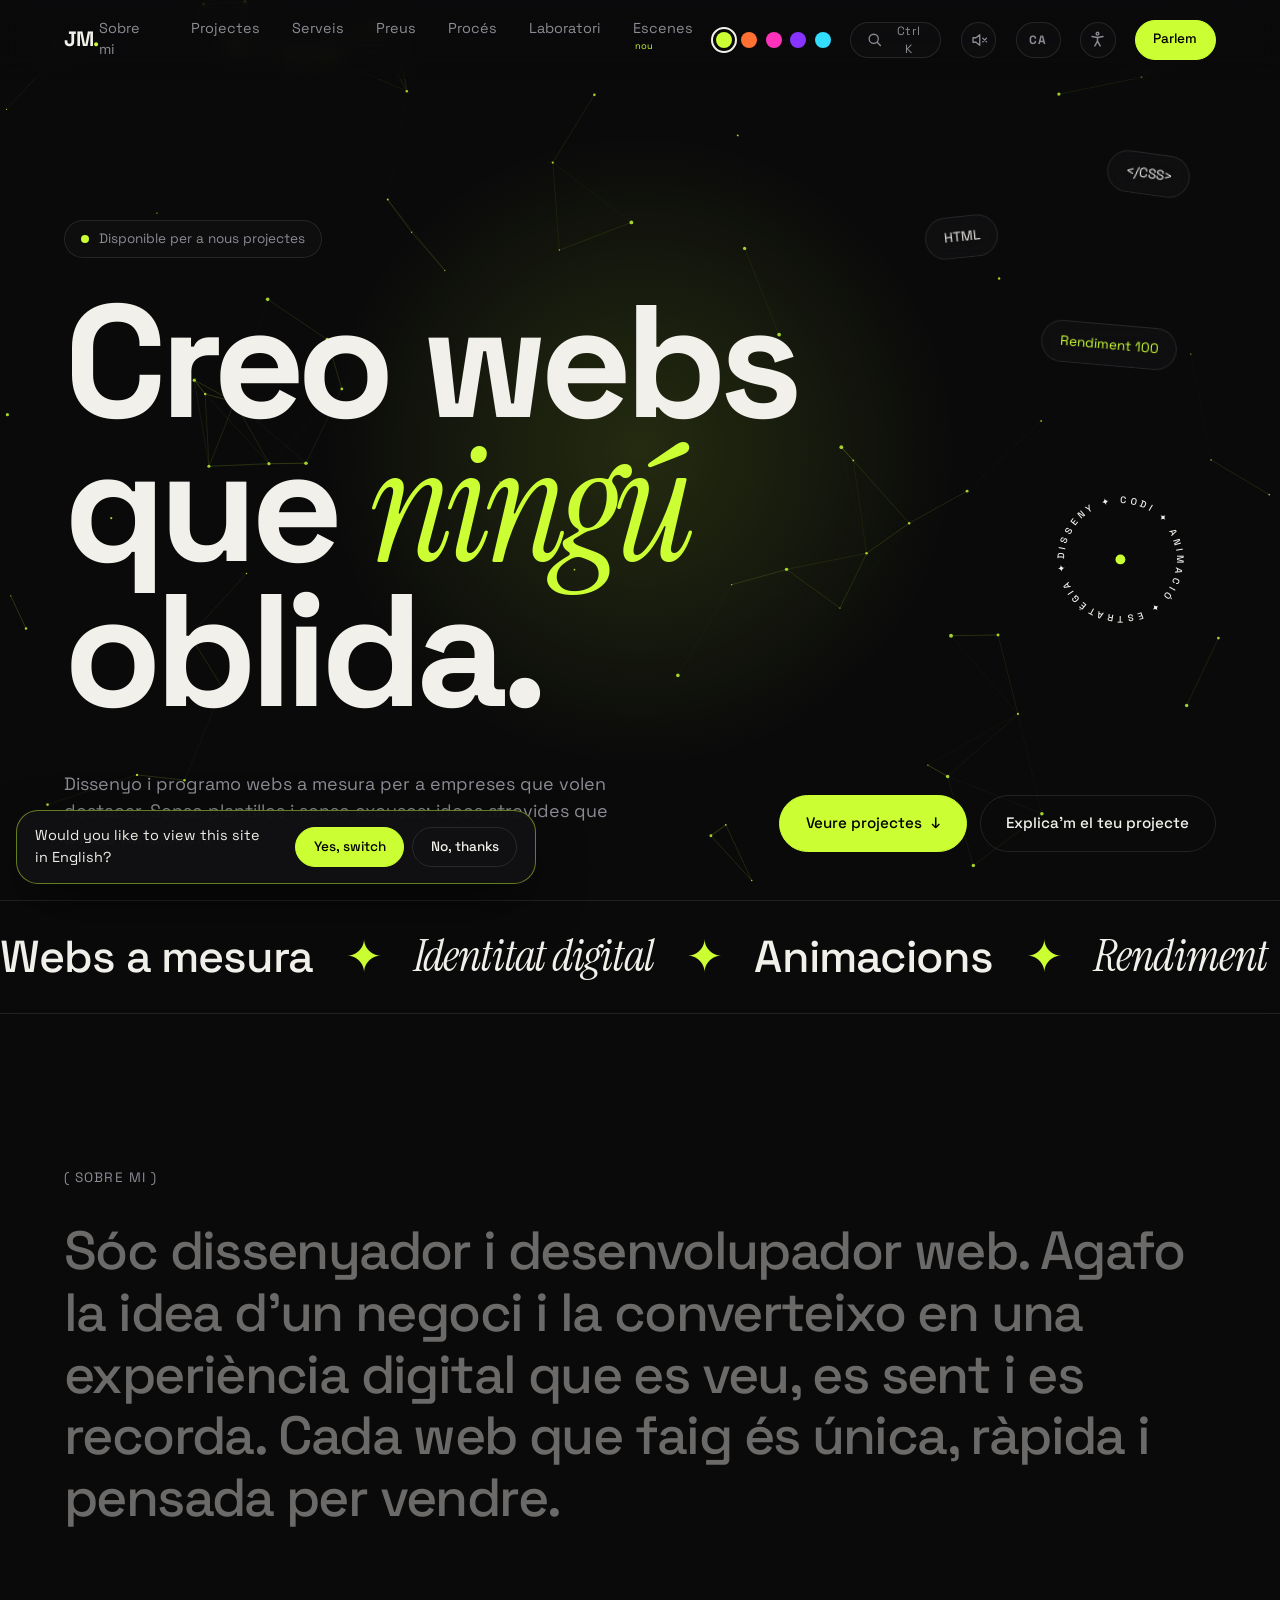
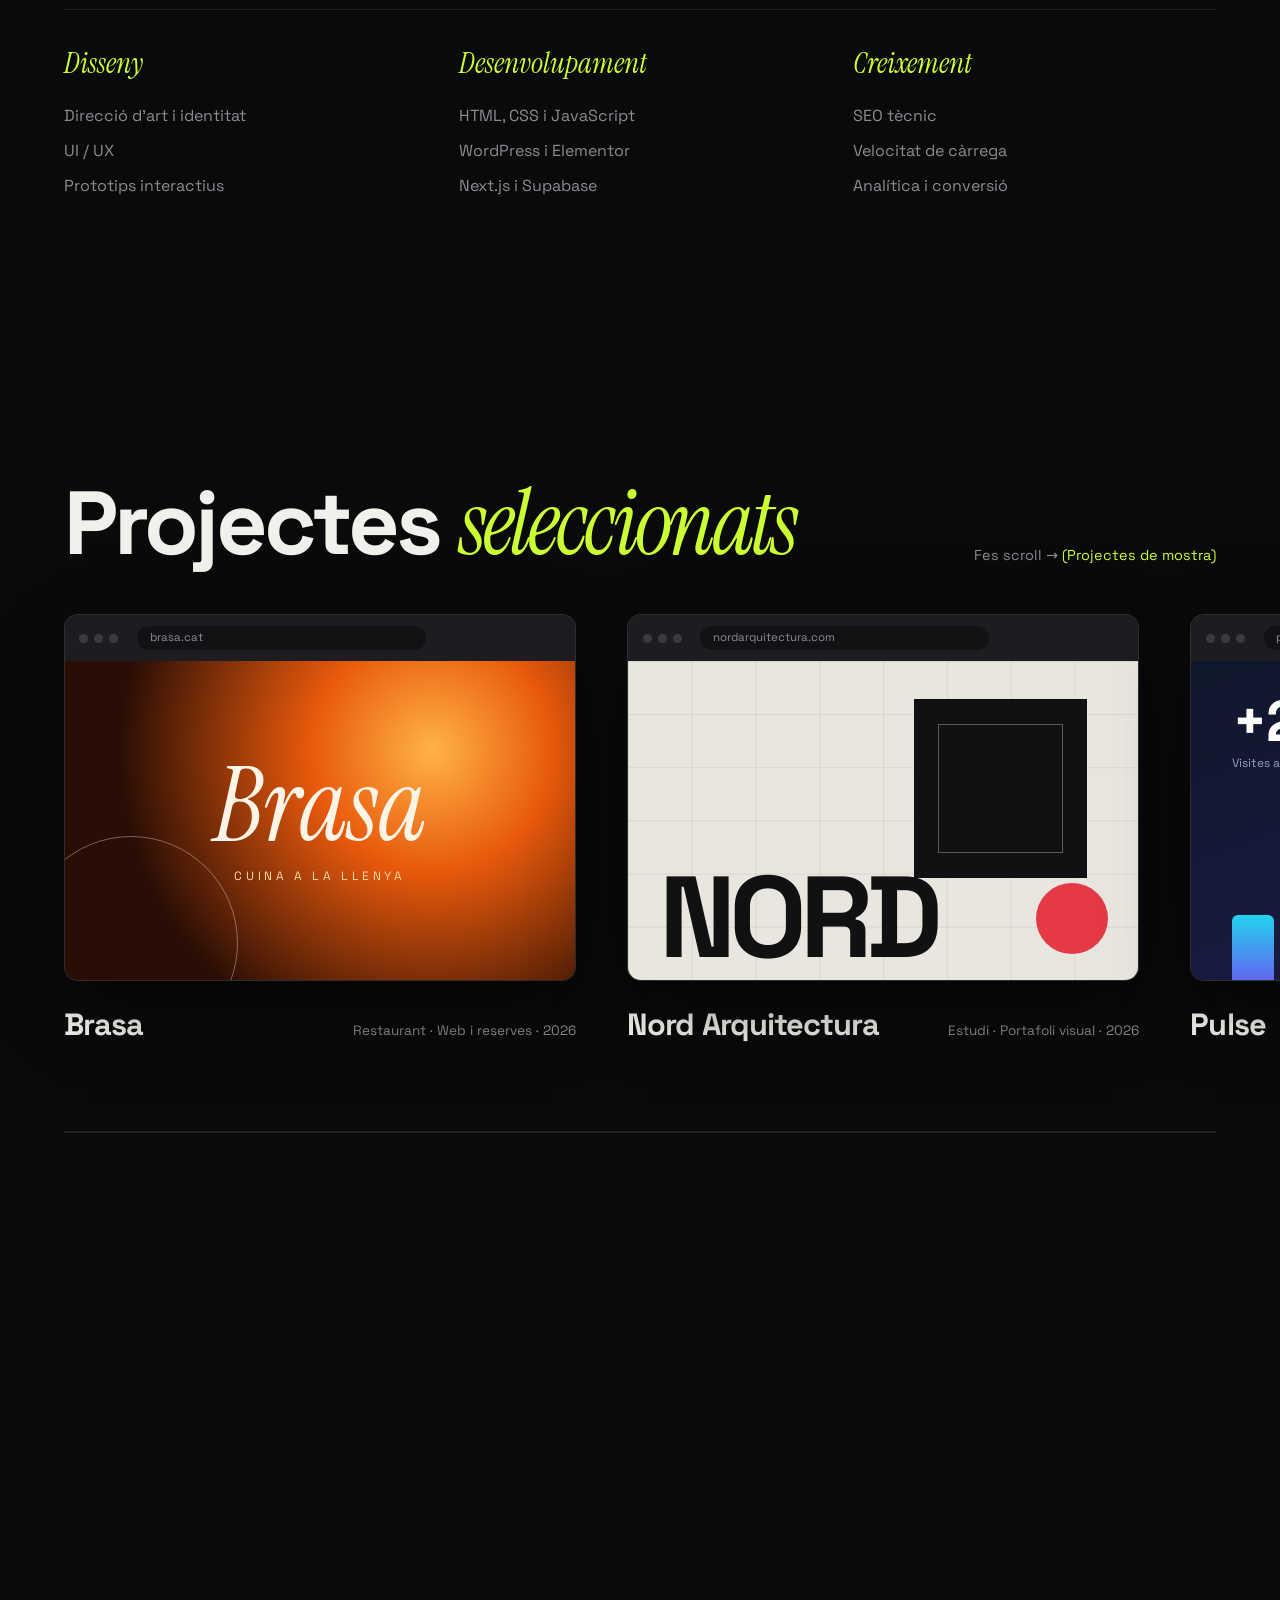
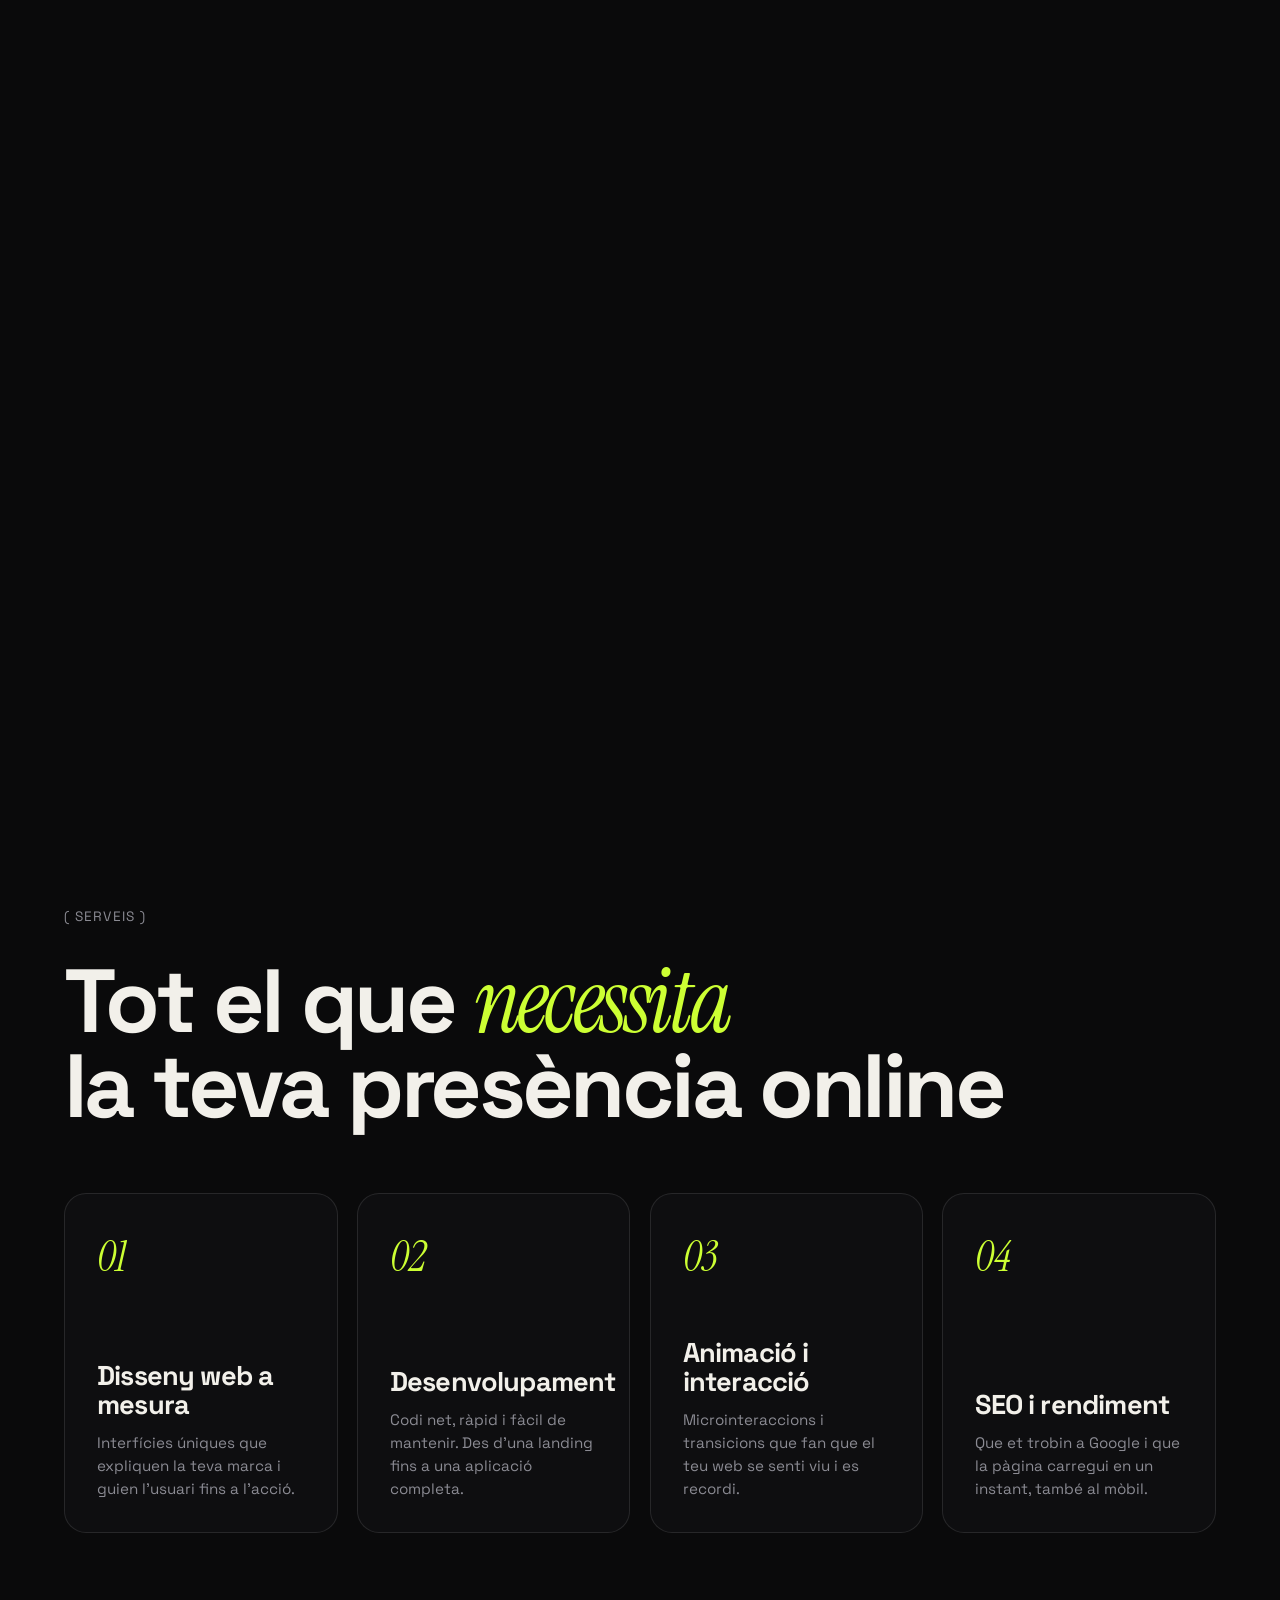
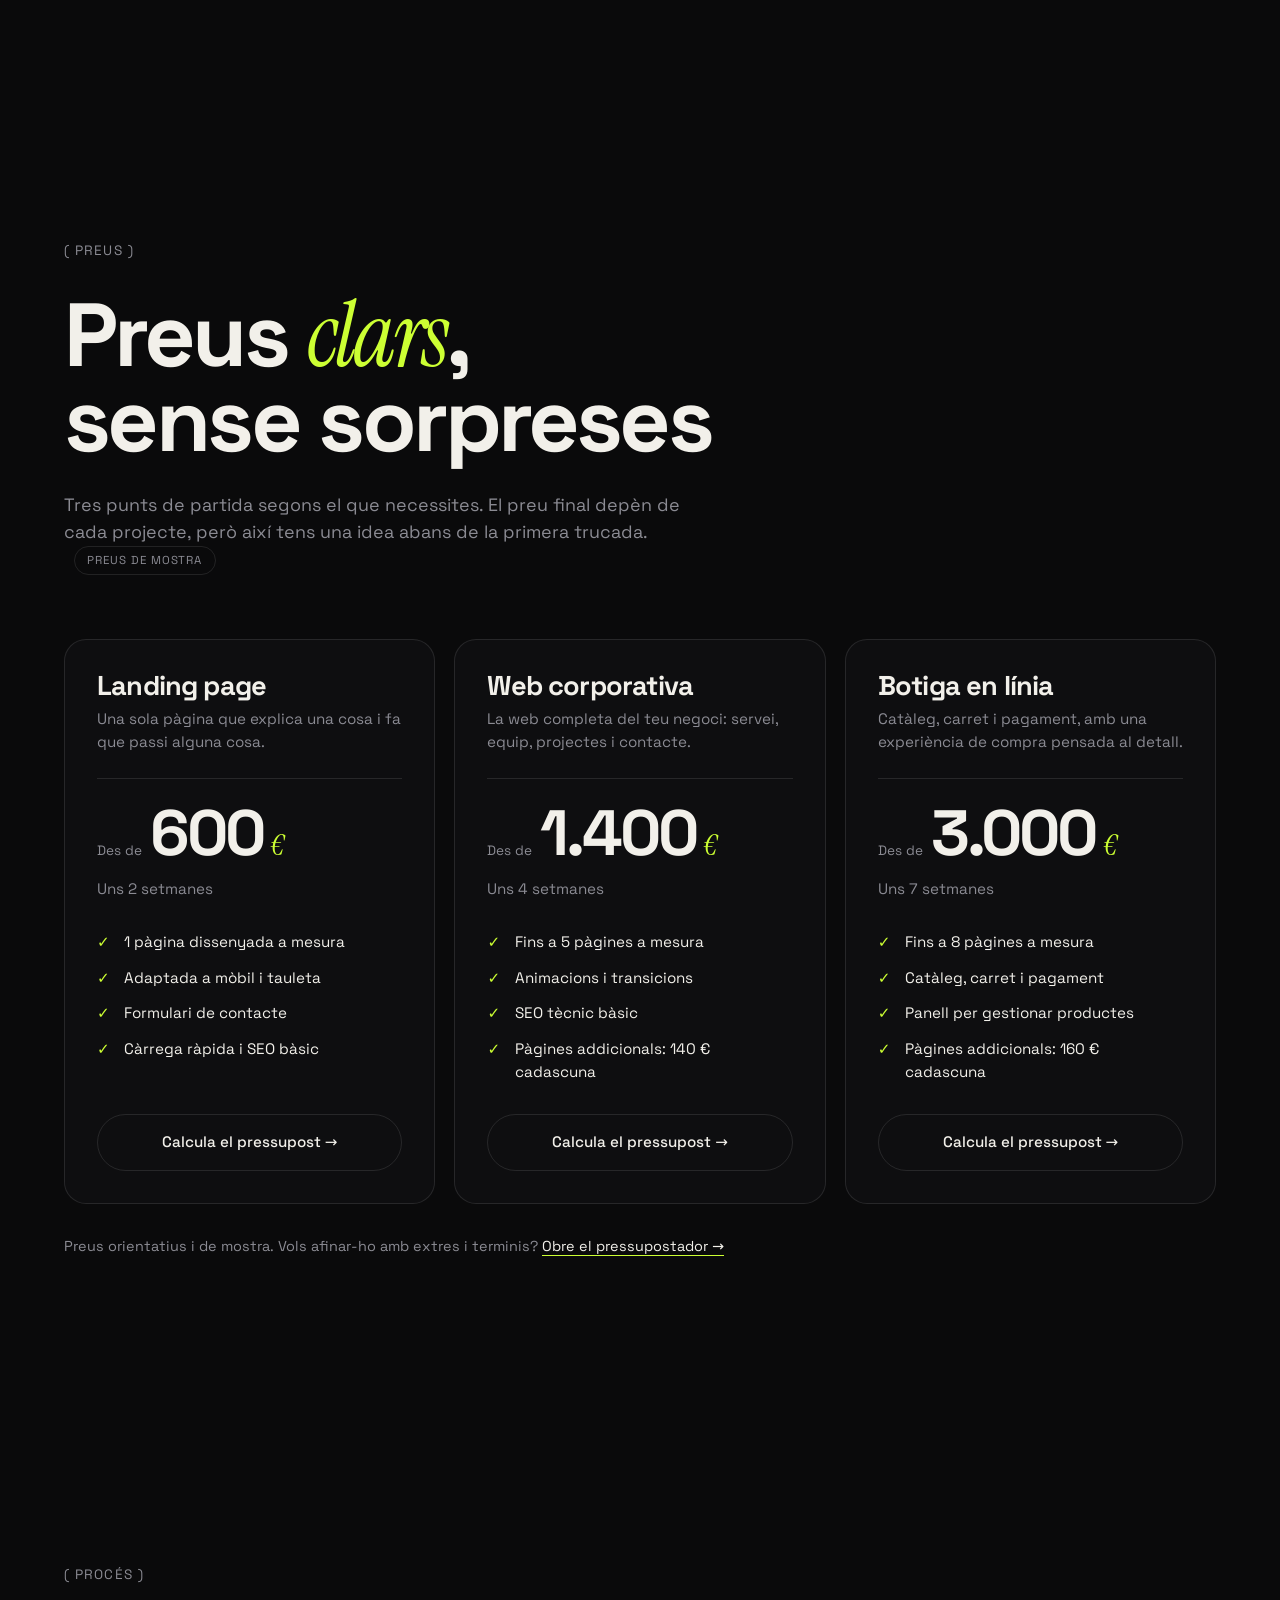
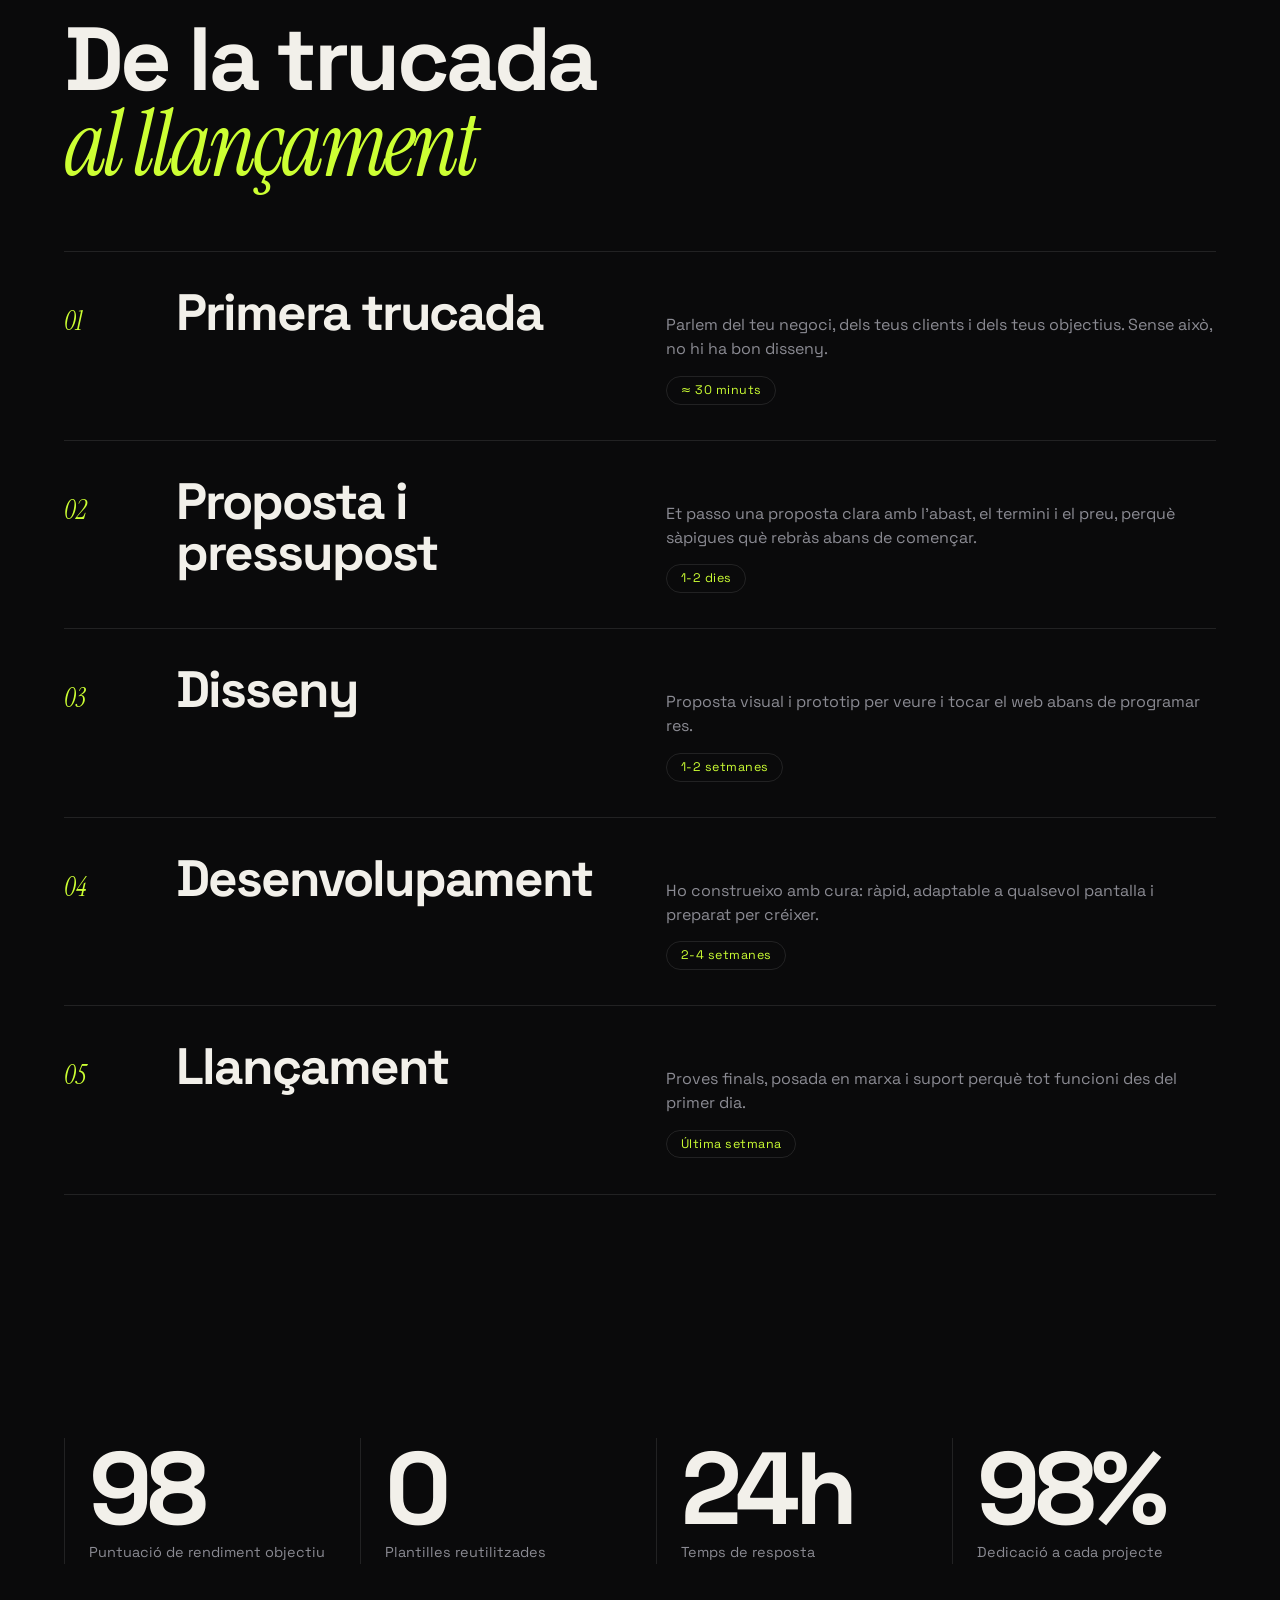
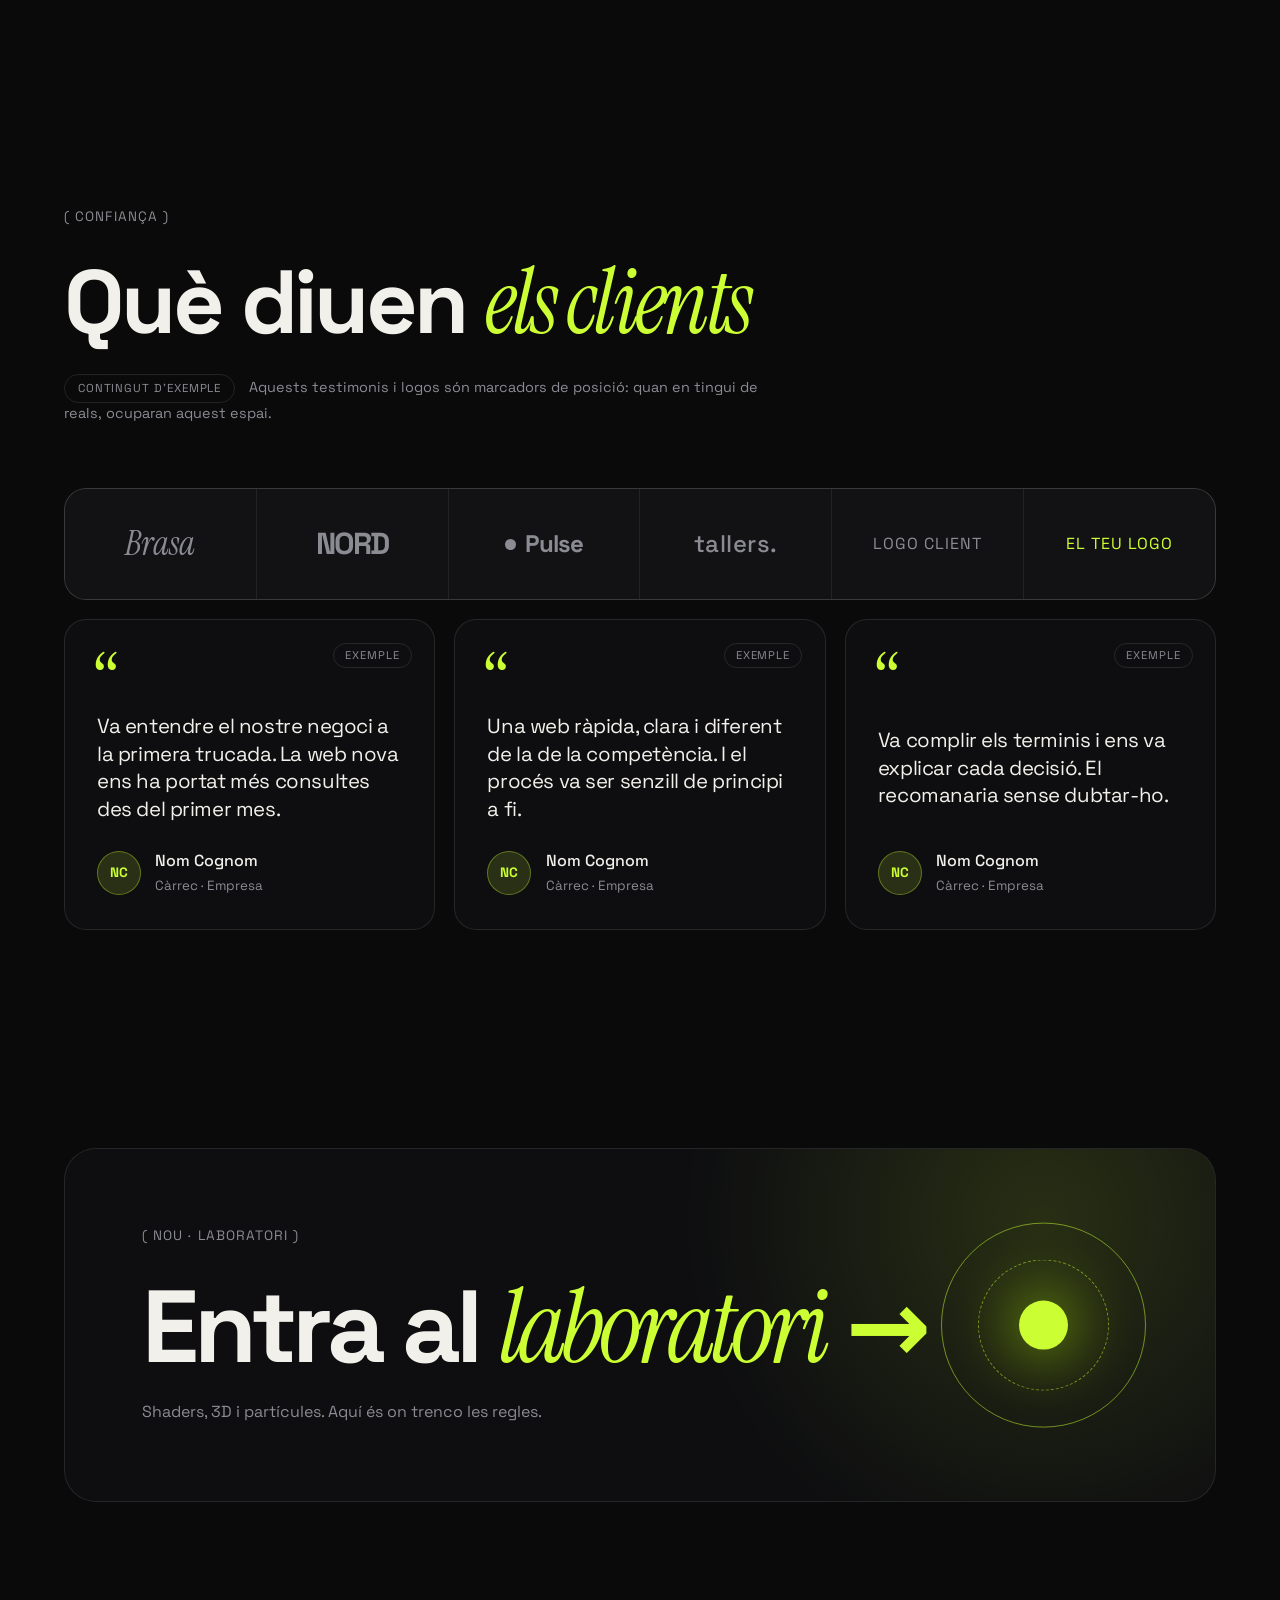
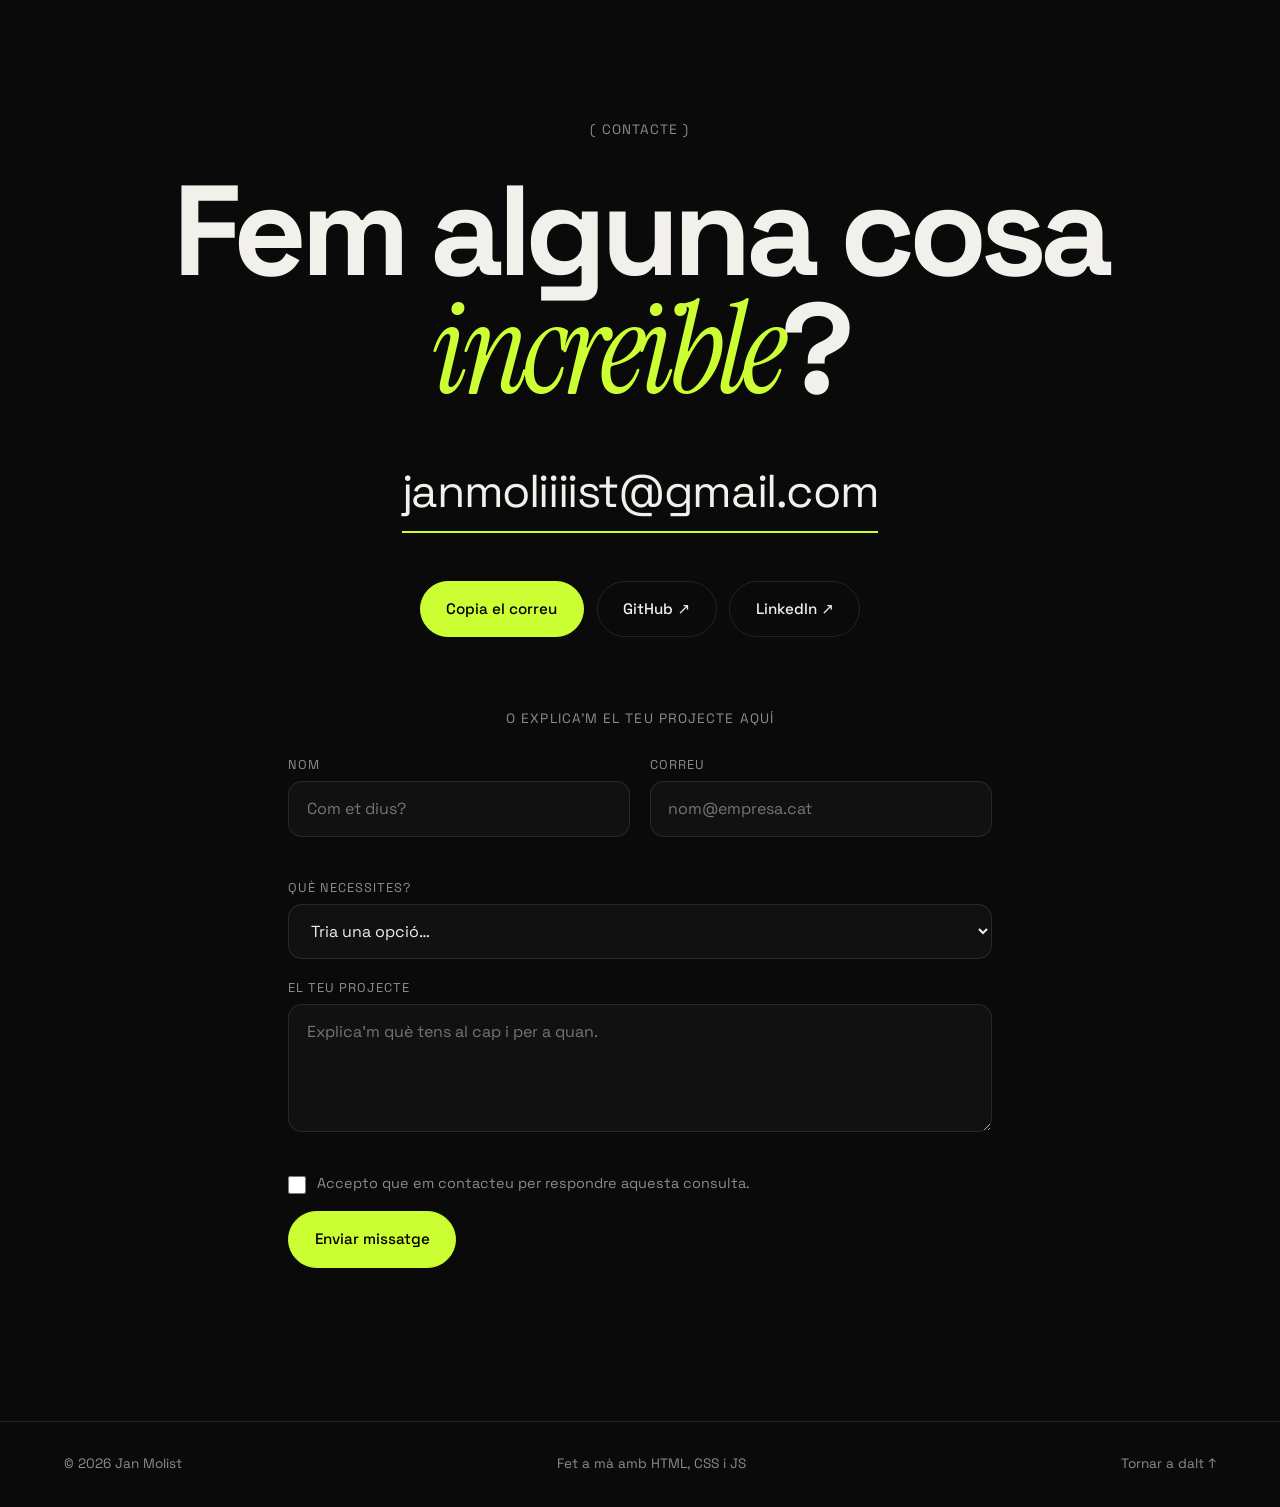
<file: index.html>
<!DOCTYPE html>
<html lang="ca">
<head>
  <meta charset="UTF-8">
  <meta name="viewport" content="width=device-width, initial-scale=1">
  <title>Jan Molist · Webs a mesura que ningú oblida</title>
  <meta name="description" content="Disseny i desenvolupament web a mesura per a empreses. Webs ràpides, memorables i pensades per convertir. Mira els casos d'estudi i el laboratori.">
  <meta name="theme-color" content="#0a0a0b">
  <meta name="author" content="Jan Molist">
  <meta name="robots" content="index,follow,max-image-preview:large">
  <link rel="canonical" href="https://elteudomini.cat/">

  <!-- Xarxes socials (WhatsApp, LinkedIn, X...) -->
  <meta property="og:type" content="website">
  <meta property="og:site_name" content="Jan Molist">
  <meta property="og:locale" content="ca_ES">
  <meta property="og:title" content="Jan Molist · Webs a mesura que ningú oblida">
  <meta property="og:description" content="Disseny i desenvolupament web a mesura per a empreses que volen destacar. Sense plantilles i sense excuses.">
  <meta property="og:url" content="https://elteudomini.cat/">
  <meta property="og:image" content="https://elteudomini.cat/og.png">
  <meta property="og:image:width" content="1200">
  <meta property="og:image:height" content="630">
  <meta property="og:image:alt" content="Creo webs que ningú oblida · Jan Molist">
  <meta name="twitter:card" content="summary_large_image">
  <meta name="twitter:title" content="Jan Molist · Webs a mesura que ningú oblida">
  <meta name="twitter:description" content="Disseny i desenvolupament web a mesura per a empreses que volen destacar.">
  <meta name="twitter:image" content="https://elteudomini.cat/og.png">

  <!-- Icones de pestanya i de pantalla d'inici -->
  <link rel="icon" href="favicon.svg" type="image/svg+xml">
  <link rel="icon" href="favicon-32.png" sizes="32x32" type="image/png">
  <link rel="apple-touch-icon" href="apple-touch-icon.png">

  <!-- Dades estructurades per a Google -->
  <script type="application/ld+json">
  {
    "@context": "https://schema.org",
    "@type": "ProfessionalService",
    "name": "Jan Molist · Webs a mesura",
    "url": "https://elteudomini.cat/",
    "image": "https://elteudomini.cat/og.png",
    "email": "janmoliiiist@gmail.com",
    "description": "Disseny i desenvolupament web a mesura per a empreses: webs ràpides, memorables i pensades per convertir.",
    "serviceType": ["Disseny web a mesura", "Desenvolupament web", "Animació i interacció", "SEO tècnic i rendiment"],
    "founder": { "@type": "Person", "name": "Jan Molist" }
  }
  </script>

  <link rel="preload" href="fonts/space-grotesk-latin-400-normal.woff2" as="font" type="font/woff2" crossorigin>
  <link rel="preload" href="fonts/instrument-serif-latin-400-normal.woff2" as="font" type="font/woff2" crossorigin>
  <link rel="stylesheet" href="style.css">
  <link rel="stylesheet" href="cases.css">
  <link rel="stylesheet" href="seccions.css">
  <link rel="stylesheet" href="extras.css">

  <!-- Qui ja ha vist la pantalla de càrrega en aquesta sessió, no la torna a veure -->
  <script>
    try {
      if (sessionStorage.getItem('jm-seen')) document.documentElement.classList.add('seen');
      addEventListener('load', function () { try { sessionStorage.setItem('jm-seen', '1'); } catch (e) {} });
    } catch (e) {}
  </script>

  <noscript>
    <style>
      .loader{display:none}
      body.loading{overflow:auto}
      .line>span{transform:none}
      .reveal,.hero-top,.hero-bottom{opacity:1;transform:none}
    </style>
  </noscript>
</head>

<!--
  ============================================================
  COM PERSONALITZAR-HO
  - Nom: busca "Jan Molist" i "JM" i canvia'ls pels teus.
  - Correu i clau del formulari: config.js
  - Domini: quan el tinguis, executa  python3 configura.py --domain https://el-teu-domini.cat
  - Enllaços: GitHub i LinkedIn, a la secció de contacte.
  - Projectes: les 4 targetes són maquetes fetes només amb CSS i cadascuna
    enllaça amb la seva pàgina de cas (projecte-*.html, generades amb
    generar-casos.py). Quan tinguis clients reals, substitueix el bloc
    <div class="screen ..."> per una <img src="imatges/el-teu-projecte.jpg" alt="...">
  - Preus: són de mostra i coincideixen amb els del pressupostador del
    laboratori (lab.js, bloc TYPES). Si els canvies, canvia'ls als dos llocs.
  - Testimonis i logos: són d'exemple. Quan en tinguis de reals, substitueix
    el text i treu la classe "is-sample" de <section id="confianca">: les
    etiquetes "Exemple" desapareixen soles.
  - Xifres i textos: tot és inventat, per provar.
  ============================================================
-->

<body class="loading">

  <!-- Pantalla de càrrega -->
  <div class="loader" aria-hidden="true">
    <div class="loader-inner">
      <span class="loader-name">Jan Molist</span>
      <span class="loader-num">0</span>
    </div>
    <div class="loader-bar"><i></i></div>
  </div>

  <!-- Elements de pantalla completa -->
  <div class="progress" aria-hidden="true"><i></i></div>
  <div class="cursor" aria-hidden="true"></div>
  <div class="cursor-label" aria-hidden="true"></div>
  <div class="glow" aria-hidden="true"></div>
  <canvas id="bg" aria-hidden="true"></canvas>

  <!-- Navegació -->
  <header class="nav">
    <a href="#inici" class="logo" data-magnetic>JM<span>.</span></a>

    <nav class="links" aria-label="Principal">
      <a href="#sobre">Sobre mi</a>
      <a href="#projectes">Projectes</a>
      <a href="#serveis">Serveis</a>
      <a href="#preus">Preus</a>
      <a href="#proces">Procés</a>
      <a href="lab.html" class="nav-lab">Laboratori</a>
      <a href="escenes.html" class="nav-lab">Escenes <sup>nou</sup></a>
    </nav>

    <div class="nav-right">
      <div class="hues" role="group" aria-label="Canvia el color d'accent">
        <button style="--h:75" data-hue="75" aria-label="Llima"></button>
        <button style="--h:18" data-hue="18" aria-label="Taronja"></button>
        <button style="--h:320" data-hue="320" aria-label="Rosa"></button>
        <button style="--h:265" data-hue="265" aria-label="Violeta"></button>
        <button style="--h:190" data-hue="190" aria-label="Cian"></button>
      </div>
      <a href="#contacte" class="btn btn-sm" data-magnetic>Parlem</a>
    </div>
  </header>

  <main>

    <!-- ===================== HERO ===================== -->
    <section class="hero" id="inici">
      <div class="hero-top">
        <span class="pill"><i class="dot"></i> Disponible per a nous projectes</span>
      </div>

      <h1 class="hero-title" aria-label="Creo webs que ningú oblida.">
        <span class="line"><span>Creo webs</span></span>
        <span class="line"><span>que <em>ningú</em></span></span>
        <span class="line"><span>oblida.</span></span>
      </h1>

      <div class="hero-bottom">
        <p class="hero-lead">
          Dissenyo i programo webs a mesura per a empreses que volen destacar.
          Sense plantilles i sense excuses: idees atrevides que a més funcionen.
        </p>
        <div class="hero-cta">
          <a class="btn" href="#projectes" data-magnetic>Veure projectes <span>↓</span></a>
          <a class="btn btn-ghost" href="#contacte" data-magnetic>Explica'm el teu projecte</a>
        </div>
      </div>

      <!-- Xips flotants amb parallax -->
      <div class="chip c1" data-depth="40">HTML</div>
      <div class="chip c2" data-depth="-30">Rendiment 100</div>
      <div class="chip c3" data-depth="55">&lt;/CSS&gt;</div>

      <!-- Segell giratori -->
      <svg class="badge" viewBox="0 0 200 200" aria-hidden="true">
        <defs>
          <path id="circ" d="M100,100 m-80,0 a80,80 0 1,1 160,0 a80,80 0 1,1 -160,0"/>
        </defs>
        <text>
          <textPath href="#circ" textLength="496" lengthAdjust="spacing">DISSENY ✦ CODI ✦ ANIMACIÓ ✦ ESTRATÈGIA ✦ </textPath>
        </text>
        <circle cx="100" cy="100" r="7"/>
      </svg>
    </section>

    <!-- ===================== MARQUEE ===================== -->
    <div class="marquee" aria-hidden="true">
      <div class="marquee-group">
        <span>Webs a mesura</span><span>✦</span>
        <span class="s">Identitat digital</span><span>✦</span>
        <span>Animacions</span><span>✦</span>
        <span class="s">Rendiment</span><span>✦</span>
        <span>SEO</span><span>✦</span>
      </div>
      <div class="marquee-group">
        <span>Webs a mesura</span><span>✦</span>
        <span class="s">Identitat digital</span><span>✦</span>
        <span>Animacions</span><span>✦</span>
        <span class="s">Rendiment</span><span>✦</span>
        <span>SEO</span><span>✦</span>
      </div>
    </div>

    <!-- ===================== SOBRE MI ===================== -->
    <section class="section about" id="sobre">
      <h2 class="sr-only">Sobre mi</h2>
      <p class="eyebrow reveal" aria-hidden="true">( Sobre mi )</p>

      <p class="about-text" data-words>
        Sóc dissenyador i desenvolupador web. Agafo la idea d'un negoci i la converteixo en una experiència digital que es veu, es sent i es recorda. Cada web que faig és única, ràpida i pensada per vendre.
      </p>

      <div class="about-grid reveal">
        <div>
          <h3>Disseny</h3>
          <ul>
            <li>Direcció d'art i identitat</li>
            <li>UI / UX</li>
            <li>Prototips interactius</li>
          </ul>
        </div>
        <div>
          <h3>Desenvolupament</h3>
          <ul>
            <li>HTML, CSS i JavaScript</li>
            <li>WordPress i Elementor</li>
            <li>Next.js i Supabase</li>
          </ul>
        </div>
        <div>
          <h3>Creixement</h3>
          <ul>
            <li>SEO tècnic</li>
            <li>Velocitat de càrrega</li>
            <li>Analítica i conversió</li>
          </ul>
        </div>
      </div>
    </section>

    <!-- ===================== PROJECTES (scroll horitzontal) ===================== -->
    <section class="work" id="projectes">
      <div class="work-sticky">

        <div class="work-head">
          <h2 class="h2">Projectes <em>seleccionats</em></h2>
          <p class="work-count">Fes scroll → <span>(Projectes de mostra)</span></p>
        </div>

        <div class="work-track">

          <!-- 1 · Restaurant -->
          <a class="project" href="projecte-brasa.html" data-cursor="Veure">
            <div class="browser" style="view-transition-name:p-brasa">
              <div class="bar"><i></i><i></i><i></i><span>brasa.cat</span></div>
              <div class="screen s1">
                <div class="s1-in">
                  <span class="s1-title">Brasa</span>
                  <span class="s1-sub">Cuina a la llenya</span>
                </div>
              </div>
            </div>
            <div class="meta"><h3>Brasa</h3><p>Restaurant · Web i reserves · 2026</p></div>
            <span class="go">Veure el cas d'estudi →</span>
          </a>

          <!-- 2 · Arquitectura -->
          <a class="project" href="projecte-nord.html" data-cursor="Veure">
            <div class="browser" style="view-transition-name:p-nord">
              <div class="bar"><i></i><i></i><i></i><span>nordarquitectura.com</span></div>
              <div class="screen s2">
                <span class="s2-word">NORD</span>
                <div class="s2-block"></div>
                <div class="s2-dot"></div>
              </div>
            </div>
            <div class="meta"><h3>Nord Arquitectura</h3><p>Estudi · Portafoli visual · 2026</p></div>
            <span class="go">Veure el cas d'estudi →</span>
          </a>

          <!-- 3 · SaaS -->
          <a class="project" href="projecte-pulse.html" data-cursor="Veure">
            <div class="browser" style="view-transition-name:p-pulse">
              <div class="bar"><i></i><i></i><i></i><span>pulse.app</span></div>
              <div class="screen s3">
                <div class="s3-kpi"><b>+248%</b><small>Visites aquest mes</small></div>
                <div class="s3-bars">
                  <i style="--h:35%;--i:0"></i><i style="--h:55%;--i:1"></i>
                  <i style="--h:42%;--i:2"></i><i style="--h:70%;--i:3"></i>
                  <i style="--h:58%;--i:4"></i><i style="--h:85%;--i:5"></i>
                  <i style="--h:66%;--i:6"></i><i style="--h:100%;--i:7"></i>
                </div>
              </div>
            </div>
            <div class="meta"><h3>Pulse</h3><p>SaaS · Landing i dashboard · 2026</p></div>
            <span class="go">Veure el cas d'estudi →</span>
          </a>

          <!-- 4 · Botiga -->
          <a class="project" href="projecte-tallers.html" data-cursor="Veure">
            <div class="browser" style="view-transition-name:p-tallers">
              <div class="bar"><i></i><i></i><i></i><span>tallers.shop</span></div>
              <div class="screen s4">
                <div></div><div></div><div></div>
              </div>
            </div>
            <div class="meta"><h3>Tallers</h3><p>Botiga en línia · E-commerce · 2026</p></div>
            <span class="go">Veure el cas d'estudi →</span>
          </a>

          <!-- 5 · Crida a l'acció -->
          <a class="project cta" href="#contacte" data-cursor="Parlem">
            <div class="screen">El teu projecte <em>aquí</em> →</div>
            <div class="meta"><h3>El següent?</h3><p>Comencem quan vulguis</p></div>
          </a>

        </div>

        <div class="work-progress" aria-hidden="true"><i></i></div>
      </div>
    </section>

    <!-- ===================== SERVEIS ===================== -->
    <section class="section" id="serveis">
      <p class="eyebrow reveal">( Serveis )</p>
      <h2 class="h2 reveal">Tot el que <em>necessita</em><br>la teva presència online</h2>

      <div class="services-grid reveal">
        <article class="card" data-tilt>
          <span class="ico">01</span>
          <div>
            <h3>Disseny web a mesura</h3>
            <p>Interfícies úniques que expliquen la teva marca i guien l'usuari fins a l'acció.</p>
          </div>
        </article>
        <article class="card" data-tilt>
          <span class="ico">02</span>
          <div>
            <h3>Desenvolupament</h3>
            <p>Codi net, ràpid i fàcil de mantenir. Des d'una landing fins a una aplicació completa.</p>
          </div>
        </article>
        <article class="card" data-tilt>
          <span class="ico">03</span>
          <div>
            <h3>Animació i interacció</h3>
            <p>Microinteraccions i transicions que fan que el teu web se senti viu i es recordi.</p>
          </div>
        </article>
        <article class="card" data-tilt>
          <span class="ico">04</span>
          <div>
            <h3>SEO i rendiment</h3>
            <p>Que et trobin a Google i que la pàgina carregui en un instant, també al mòbil.</p>
          </div>
        </article>
      </div>
    </section>

    <!-- ===================== PREUS ===================== -->
    <section class="section" id="preus">
      <p class="eyebrow reveal">( Preus )</p>
      <h2 class="h2 reveal">Preus <em>clars</em>,<br>sense sorpreses</h2>
      <p class="sec-lead reveal">
        Tres punts de partida segons el que necessites. El preu final depèn de cada projecte,
        però així tens una idea abans de la primera trucada.
        <span class="sample-tag">Preus de mostra</span>
      </p>

      <div class="price-grid reveal">
        <article class="card price" data-tilt>
          <div>
            <h3>Landing page</h3>
            <p class="price-desc">Una sola pàgina que explica una cosa i fa que passi alguna cosa.</p>
          </div>
          <p class="price-num"><small>Des de</small> <b>600</b> <span>€</span></p>
          <p class="price-time">Uns 2 setmanes</p>
          <ul class="price-list">
            <li>1 pàgina dissenyada a mesura</li>
            <li>Adaptada a mòbil i tauleta</li>
            <li>Formulari de contacte</li>
            <li>Càrrega ràpida i SEO bàsic</li>
          </ul>
          <a class="btn btn-ghost" href="lab.html?tipus=landing#pressupostador">Calcula el pressupost →</a>
        </article>

        <article class="card price" data-tilt>
          <div>
            <h3>Web corporativa</h3>
            <p class="price-desc">La web completa del teu negoci: servei, equip, projectes i contacte.</p>
          </div>
          <p class="price-num"><small>Des de</small> <b>1.400</b> <span>€</span></p>
          <p class="price-time">Uns 4 setmanes</p>
          <ul class="price-list">
            <li>Fins a 5 pàgines a mesura</li>
            <li>Animacions i transicions</li>
            <li>SEO tècnic bàsic</li>
            <li>Pàgines addicionals: 140 € cadascuna</li>
          </ul>
          <a class="btn btn-ghost" href="lab.html?tipus=corporate#pressupostador">Calcula el pressupost →</a>
        </article>

        <article class="card price" data-tilt>
          <div>
            <h3>Botiga en línia</h3>
            <p class="price-desc">Catàleg, carret i pagament, amb una experiència de compra pensada al detall.</p>
          </div>
          <p class="price-num"><small>Des de</small> <b>3.000</b> <span>€</span></p>
          <p class="price-time">Uns 7 setmanes</p>
          <ul class="price-list">
            <li>Fins a 8 pàgines a mesura</li>
            <li>Catàleg, carret i pagament</li>
            <li>Panell per gestionar productes</li>
            <li>Pàgines addicionals: 160 € cadascuna</li>
          </ul>
          <a class="btn btn-ghost" href="lab.html?tipus=shop#pressupostador">Calcula el pressupost →</a>
        </article>
      </div>

      <p class="price-note reveal">
        Preus orientatius i de mostra. Vols afinar-ho amb extres i terminis?
        <a href="lab.html#pressupostador">Obre el pressupostador →</a>
      </p>
    </section>

    <!-- ===================== PROCÉS ===================== -->
    <section class="section" id="proces">
      <p class="eyebrow reveal">( Procés )</p>
      <h2 class="h2 reveal">De la trucada<br><em>al llançament</em></h2>

      <ol class="steps">
        <li class="step reveal">
          <span class="n">01</span>
          <h3>Primera trucada</h3>
          <p>Parlem del teu negoci, dels teus clients i dels teus objectius. Sense això, no hi ha bon disseny.
            <span class="step-tag">≈ 30 minuts</span></p>
        </li>
        <li class="step reveal">
          <span class="n">02</span>
          <h3>Proposta i pressupost</h3>
          <p>Et passo una proposta clara amb l'abast, el termini i el preu, perquè sàpigues què rebràs abans de començar.
            <span class="step-tag">1-2 dies</span></p>
        </li>
        <li class="step reveal">
          <span class="n">03</span>
          <h3>Disseny</h3>
          <p>Proposta visual i prototip per veure i tocar el web abans de programar res.
            <span class="step-tag">1-2 setmanes</span></p>
        </li>
        <li class="step reveal">
          <span class="n">04</span>
          <h3>Desenvolupament</h3>
          <p>Ho construeixo amb cura: ràpid, adaptable a qualsevol pantalla i preparat per créixer.
            <span class="step-tag">2-4 setmanes</span></p>
        </li>
        <li class="step reveal">
          <span class="n">05</span>
          <h3>Llançament</h3>
          <p>Proves finals, posada en marxa i suport perquè tot funcioni des del primer dia.
            <span class="step-tag">Última setmana</span></p>
        </li>
      </ol>
    </section>

    <!-- ===================== XIFRES (inventades) ===================== -->
    <section class="section stats">
      <div class="stat reveal"><b data-count="100">0</b><span>Puntuació de rendiment objectiu</span></div>
      <div class="stat reveal" style="--d:.1s"><b data-count="0">0</b><span>Plantilles reutilitzades</span></div>
      <div class="stat reveal" style="--d:.2s"><b data-count="24" data-suffix="h">0</b><span>Temps de resposta</span></div>
      <div class="stat reveal" style="--d:.3s"><b data-count="100" data-suffix="%">0</b><span>Dedicació a cada projecte</span></div>
    </section>

    <!-- ===================== CONFIANÇA · TESTIMONIS I LOGOS ===================== -->
    <!-- Contingut d'exemple. Quan tinguis testimonis i logos reals, canvia els textos
         i treu la classe "is-sample": les etiquetes "Exemple" desapareixen soles. -->
    <section class="section trust is-sample" id="confianca">
      <p class="eyebrow reveal">( Confiança )</p>
      <h2 class="h2 reveal">Què diuen <em>els clients</em></h2>
      <p class="sample-flag reveal">
        <span class="sample-tag">Contingut d'exemple</span>
        Aquests testimonis i logos són marcadors de posició: quan en tingui de reals, ocuparan aquest espai.
      </p>

      <ul class="logos reveal" aria-label="Logos de clients (exemple)">
        <li class="lg1">Brasa</li>
        <li class="lg2">NORD</li>
        <li class="lg3">Pulse</li>
        <li class="lg4">tallers.</li>
        <li class="lg5">Logo client</li>
        <li class="lg6">El teu logo</li>
      </ul>

      <div class="quotes reveal">
        <figure class="tcard">
          <blockquote>Va entendre el nostre negoci a la primera trucada. La web nova ens ha portat més consultes des del primer mes.</blockquote>
          <figcaption><span class="av" aria-hidden="true">NC</span><span><b>Nom Cognom</b><small>Càrrec · Empresa</small></span></figcaption>
        </figure>
        <figure class="tcard">
          <blockquote>Una web ràpida, clara i diferent de la de la competència. I el procés va ser senzill de principi a fi.</blockquote>
          <figcaption><span class="av" aria-hidden="true">NC</span><span><b>Nom Cognom</b><small>Càrrec · Empresa</small></span></figcaption>
        </figure>
        <figure class="tcard">
          <blockquote>Va complir els terminis i ens va explicar cada decisió. El recomanaria sense dubtar-ho.</blockquote>
          <figcaption><span class="av" aria-hidden="true">NC</span><span><b>Nom Cognom</b><small>Càrrec · Empresa</small></span></figcaption>
        </figure>
      </div>
    </section>

    <!-- ===================== TEASER DEL LABORATORI ===================== -->
    <section class="section lab-teaser">
      <a class="lab-link reveal" href="lab.html" data-cursor="Entrar">
        <span class="eyebrow">( Nou · Laboratori )</span>
        <span class="lab-big">Entra al <em>laboratori</em> <i>→</i></span>
        <span class="lab-sub">Shaders, 3D i partícules. Aquí és on trenco les regles.</span>
        <span class="lab-orbs" aria-hidden="true"><b></b><b></b><b></b></span>
      </a>
    </section>

    <!-- ===================== CONTACTE ===================== -->
    <section class="section contact" id="contacte">
      <p class="eyebrow reveal">( Contacte )</p>
      <h2 class="contact-title reveal">Fem alguna cosa <em>increïble</em>?</h2>

      <a class="mail reveal" href="mailto:janmoliiiist@gmail.com" data-magnetic>janmoliiiist@gmail.com</a>

      <div class="contact-actions reveal">
        <button class="btn" data-copy="janmoliiiist@gmail.com" data-magnetic>Copia el correu</button>
        <a class="btn btn-ghost" href="https://github.com/" target="_blank" rel="noopener" data-magnetic>GitHub ↗</a>
        <a class="btn btn-ghost" href="https://www.linkedin.com/" target="_blank" rel="noopener" data-magnetic>LinkedIn ↗</a>
      </div>

      <!-- Formulari que s'envia de veritat (config.js + form.js) -->
      <form class="cform reveal" novalidate aria-labelledby="cf-title">
        <div class="cf-body">
          <p class="cf-title" id="cf-title">O explica'm el teu projecte aquí</p>

          <div class="cf-grid">
            <div class="cf-field" data-field="name">
              <label for="cf-name">Nom</label>
              <input id="cf-name" name="name" type="text" autocomplete="name" placeholder="Com et dius?">
              <span class="cf-err" aria-live="polite"></span>
            </div>
            <div class="cf-field" data-field="email">
              <label for="cf-email">Correu</label>
              <input id="cf-email" name="email" type="email" autocomplete="email" placeholder="nom@empresa.cat">
              <span class="cf-err" aria-live="polite"></span>
            </div>
            <div class="cf-field cf-wide">
              <label for="cf-topic">Què necessites?</label>
              <select id="cf-topic" name="topic">
                <option value="">Tria una opció…</option>
                <option>Web corporativa</option>
                <option>Botiga en línia</option>
                <option>Landing page</option>
                <option>Redisseny d'una web existent</option>
                <option>Una altra cosa</option>
              </select>
            </div>
            <div class="cf-field cf-wide" data-field="message">
              <label for="cf-message">El teu projecte</label>
              <textarea id="cf-message" name="message" rows="4" maxlength="1000" placeholder="Explica'm què tens al cap i per a quan."></textarea>
              <span class="cf-err" aria-live="polite"></span>
            </div>
          </div>

          <label class="cf-check-row"><input type="checkbox" name="consent"><span>Accepto que em contacteu per respondre aquesta consulta.</span></label>
          <p class="cf-consent-err" hidden>Cal que ho acceptis per poder enviar.</p>

          <!-- Camp trampa per a robots: les persones no el veuen -->
          <input class="cf-hp" type="checkbox" name="botcheck" tabindex="-1" autocomplete="off" aria-hidden="true">

          <div class="cf-actions">
            <button class="btn cf-send" type="submit" data-magnetic>Enviar missatge</button>
            <span class="cf-status" role="status" aria-live="polite"></span>
          </div>
        </div>

        <div class="cf-ok" tabindex="-1" role="status">
          <svg class="cf-check" viewBox="0 0 100 100" aria-hidden="true"><circle cx="50" cy="50" r="44"/><path d="M30 52l14 14 27-30"/></svg>
          <h3>Missatge <em>rebut</em>!</h3>
          <p>Gràcies per escriure. Et respondré en menys de 24 hores.</p>
          <button class="btn btn-ghost cf-again" type="button">Enviar-ne un altre</button>
        </div>
      </form>
    </section>

  </main>

  <footer class="footer">
    <span>© <span id="year">2026</span> Jan Molist</span>
    <span>Fet a mà amb HTML, CSS i JS</span>
    <a href="#inici" data-magnetic>Tornar a dalt ↑</a>
  </footer>

  <script src="config.js" defer></script>
  <script src="a11y.js" defer></script>
  <script src="script.js" defer></script>
  <script src="form.js" defer></script>
  <script src="extras.js" defer></script>
  <script src="i18n.js" defer></script>
</body>
</html>
</file>
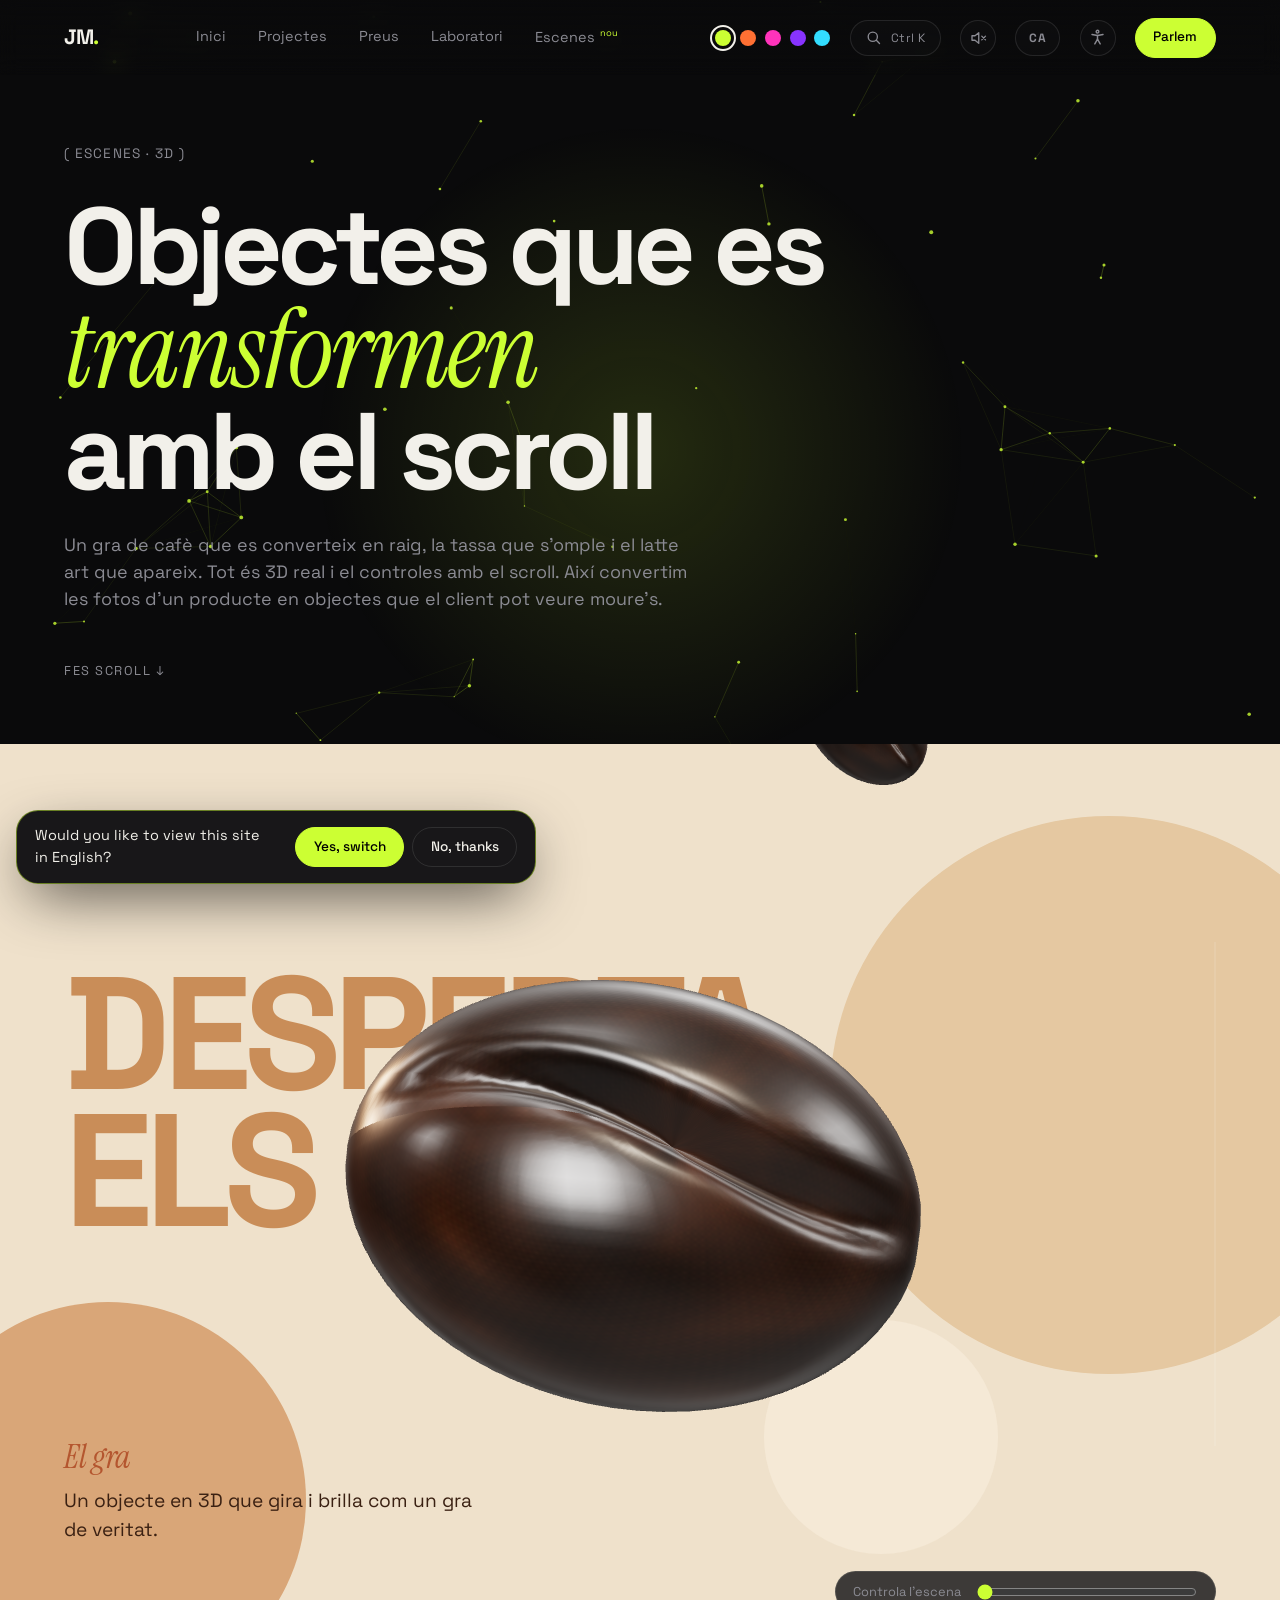
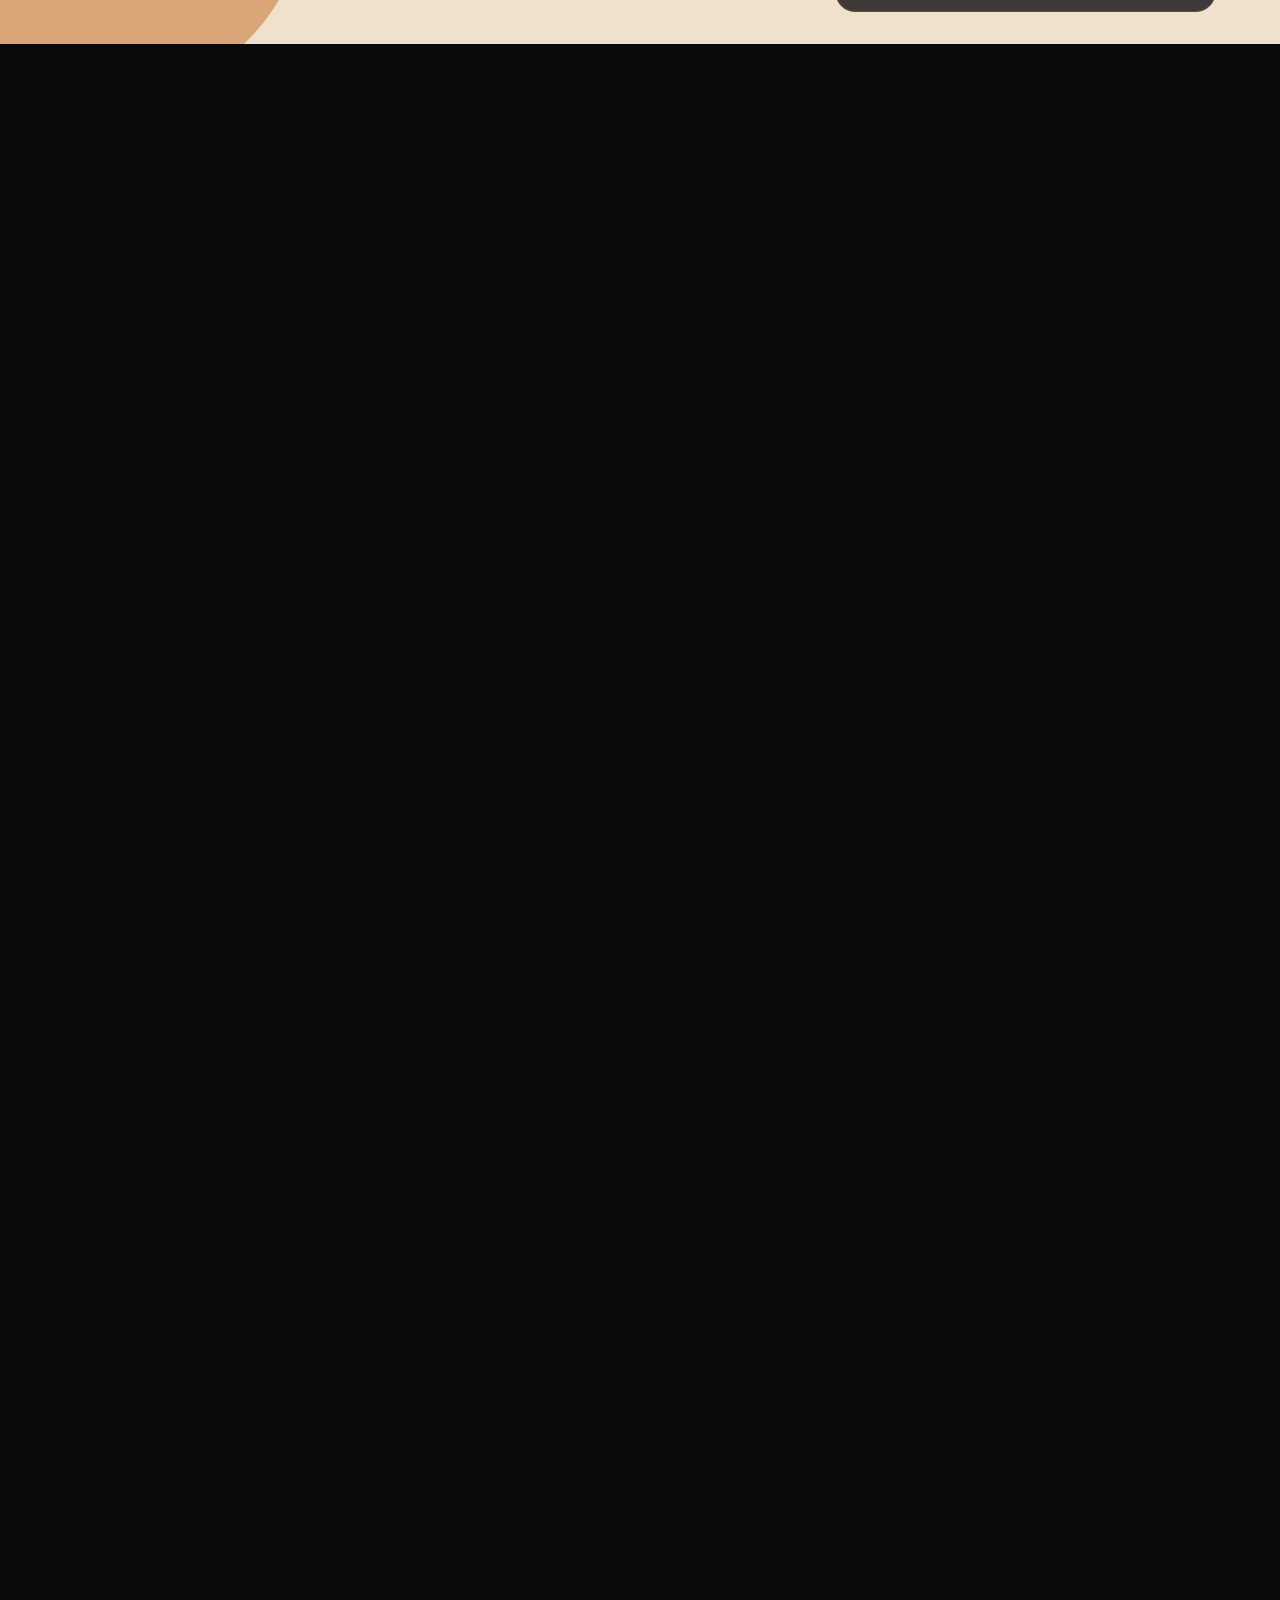
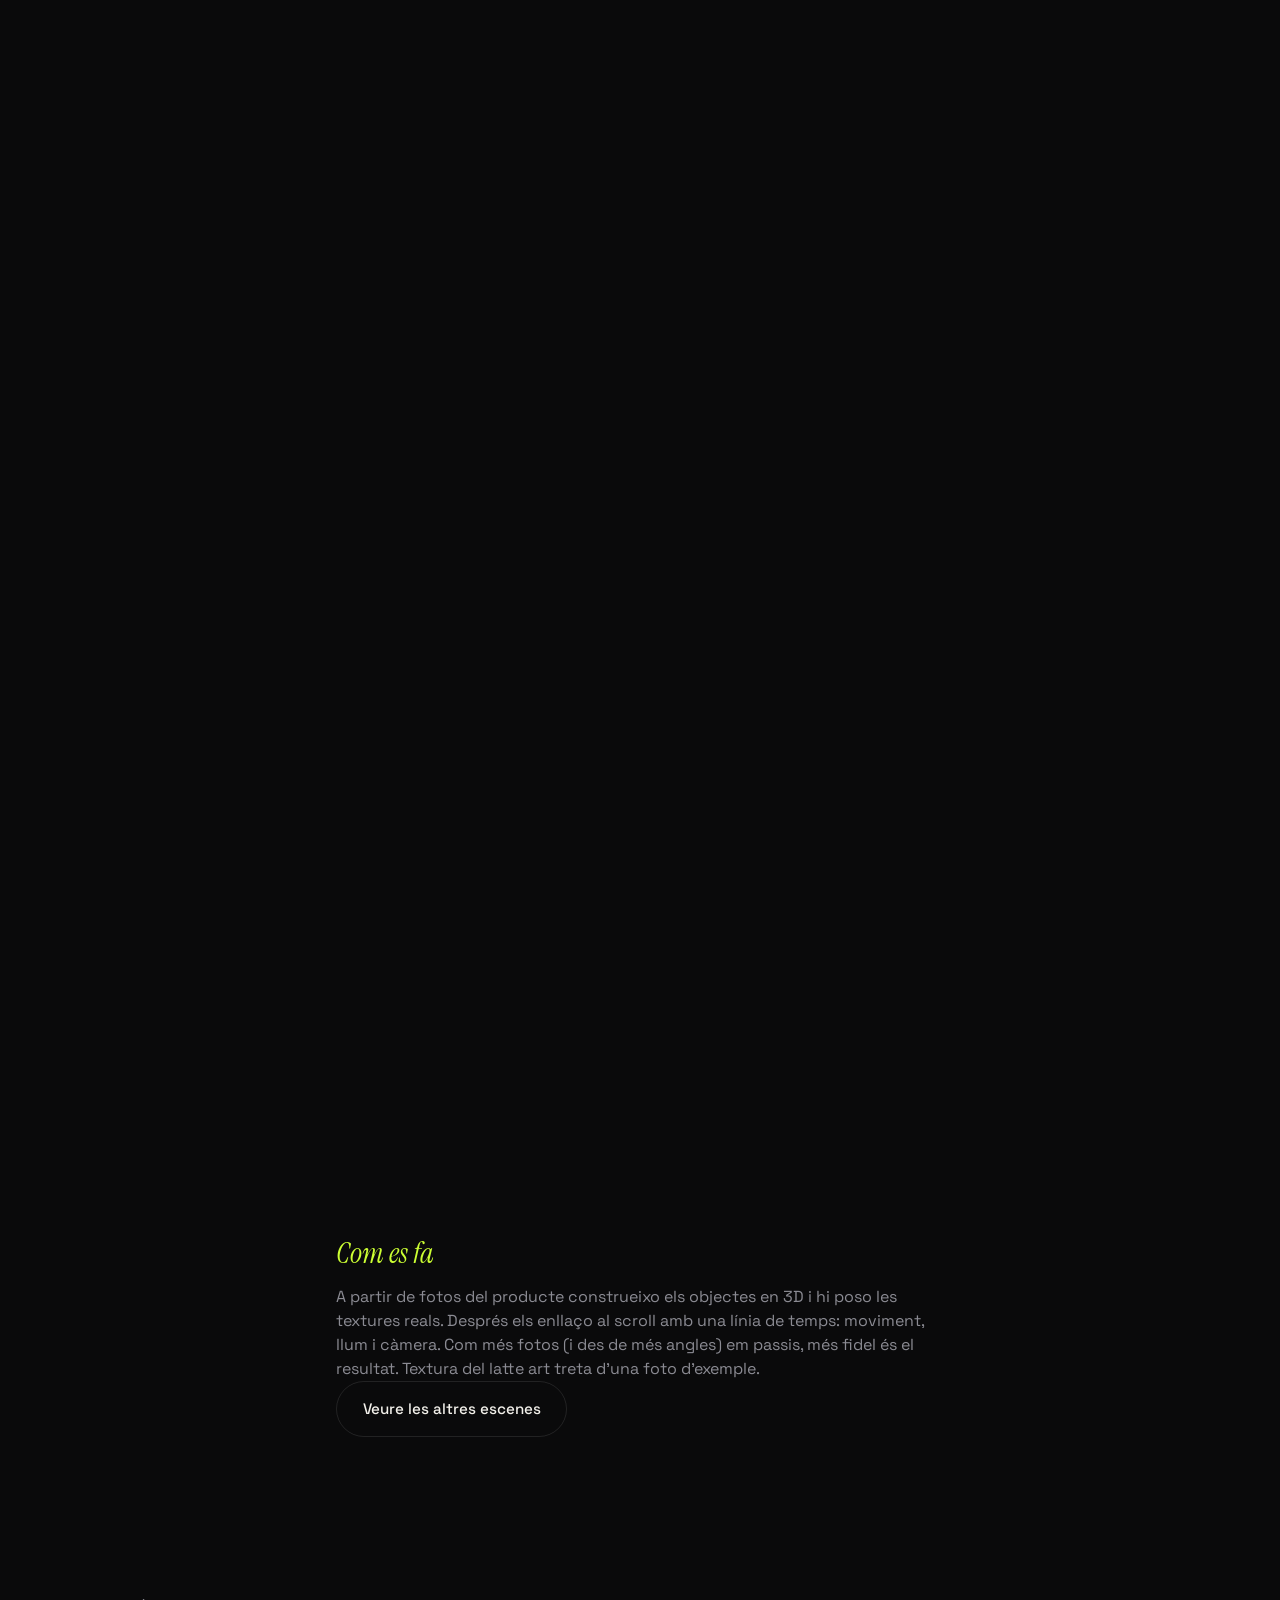
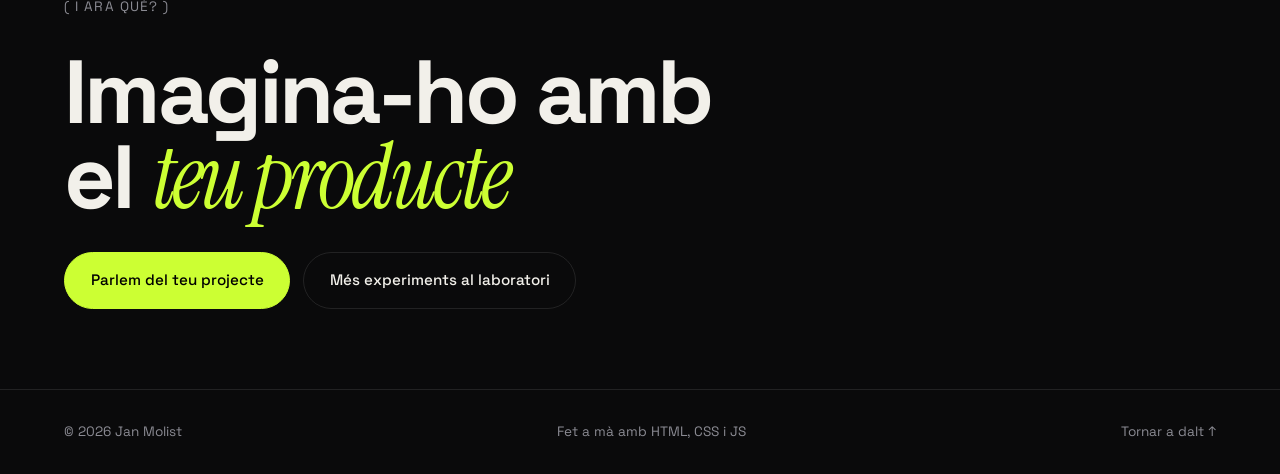
<file: cafe.html>
<!DOCTYPE html>
<html lang="ca">
<head>
  <meta charset="UTF-8">
  <meta name="viewport" content="width=device-width, initial-scale=1">
  <title>Cafè 3D · Objectes que es transformen amb el scroll | Jan Molist</title>
  <meta name="description" content="Un gra de cafè que es converteix en raig, tassa i latte art mentre fas scroll, en 3D real. Prova interactiva per a webs a mesura.">
  <meta name="theme-color" content="#0a0a0b">
  <meta name="author" content="Jan Molist">
  <meta name="robots" content="index,follow,max-image-preview:large">
  <link rel="canonical" href="https://elteudomini.cat/cafe.html">

  <meta property="og:type" content="website">
  <meta property="og:site_name" content="Jan Molist">
  <meta property="og:locale" content="ca_ES">
  <meta property="og:title" content="Cafè 3D · Objectes que es transformen amb el scroll">
  <meta property="og:description" content="Un gra de cafè que es converteix en raig, tassa i latte art mentre fas scroll, en 3D real.">
  <meta property="og:url" content="https://elteudomini.cat/cafe.html">
  <meta property="og:image" content="https://elteudomini.cat/og.png">
  <meta property="og:image:width" content="1200">
  <meta property="og:image:height" content="630">
  <meta name="twitter:card" content="summary_large_image">
  <meta name="twitter:title" content="Cafè 3D · Objectes que es transformen amb el scroll">
  <meta name="twitter:description" content="Un gra de cafè que es converteix en raig, tassa i latte art, en 3D.">
  <meta name="twitter:image" content="https://elteudomini.cat/og.png">

  <link rel="icon" href="favicon.svg" type="image/svg+xml">
  <link rel="icon" href="favicon-32.png" sizes="32x32" type="image/png">
  <link rel="apple-touch-icon" href="apple-touch-icon.png">

  <link rel="preload" href="fonts/space-grotesk-latin-400-normal.woff2" as="font" type="font/woff2" crossorigin>
  <link rel="preload" href="fonts/instrument-serif-latin-400-normal.woff2" as="font" type="font/woff2" crossorigin>
  <link rel="stylesheet" href="style.css">
  <link rel="stylesheet" href="cases.css">
  <link rel="stylesheet" href="extras.css">
  <link rel="stylesheet" href="escenes.css">
  <link rel="stylesheet" href="cafe.css">

  <noscript>
    <style>.reveal{opacity:1;transform:none}</style>
  </noscript>
</head>

<!--
  ============================================================
  CAFÈ 3D · COM FUNCIONA
  Escena 3D real feta amb Three.js (cafe3d.js, ja compilat; el codi font és a src/cafe3d.src.js).
  El gra, el raig, la tassa i el plat són objectes 3D construïts amb codi.
  La superfície del latte art és una textura treta d'una foto real (imatges/cafe/latte.webp).
  El scroll controla una línia de temps (0 → 1) que mou objectes, llums i càmera.
  La biblioteca només es descarrega quan l'escena s'acosta a la pantalla.
  ============================================================
-->
<body class="case-page escenes-page cafe-page">

  <div class="loader" aria-hidden="true">
    <div class="loader-inner"><span class="loader-name">Jan Molist</span><span class="loader-num">0</span></div>
    <div class="loader-bar"><i></i></div>
  </div>
  <div class="progress" aria-hidden="true"><i></i></div>
  <div class="cursor" aria-hidden="true"></div>
  <div class="cursor-label" aria-hidden="true"></div>
  <div class="glow" aria-hidden="true"></div>
  <canvas id="bg" aria-hidden="true"></canvas>

  <header class="nav">
    <a href="index.html" class="logo" data-magnetic>JM<span>.</span></a>
    <nav class="links" aria-label="Principal">
      <a href="index.html">Inici</a>
      <a href="index.html#projectes">Projectes</a>
      <a href="index.html#preus">Preus</a>
      <a href="lab.html" class="nav-lab">Laboratori</a>
      <a href="escenes.html" class="nav-lab" aria-current="page">Escenes <sup>nou</sup></a>
    </nav>
    <div class="nav-right">
      <div class="hues" role="group" aria-label="Canvia el color d'accent">
        <button style="--h:75" data-hue="75" aria-label="Llima"></button>
        <button style="--h:18" data-hue="18" aria-label="Taronja"></button>
        <button style="--h:320" data-hue="320" aria-label="Rosa"></button>
        <button style="--h:265" data-hue="265" aria-label="Violeta"></button>
        <button style="--h:190" data-hue="190" aria-label="Cian"></button>
      </div>
      <a href="index.html#contacte" class="btn btn-sm" data-magnetic>Parlem</a>
    </div>
  </header>

  <main>

    <!-- ===================== PRESENTACIÓ ===================== -->
    <section class="sc-hero">
      <p class="eyebrow reveal">( Escenes · 3D )</p>
      <h1 class="sc-title reveal">Objectes que es <em>transformen</em><br>amb el scroll</h1>
      <p class="sc-lead reveal">
        Un gra de cafè que es converteix en raig, la tassa que s'omple i el latte art que apareix. Tot és 3D real i el controles amb el scroll.
        Així convertim les fotos d'un producte en objectes que el client pot veure moure's.
      </p>
      <p class="sc-scroll reveal" aria-hidden="true">Fes scroll ↓</p>
    </section>

    <!-- ===================== ESCENA 3D ===================== -->
    <section class="scene cafe" id="cafe" aria-labelledby="t-cafe">
      <div class="scene-sticky cf-stage">
        <div class="cf-bg" aria-hidden="true"><i class="b1"></i><i class="b2"></i><i class="b3"></i></div>

        <h2 class="sr-only" id="t-cafe">El cafè, del gra a la tassa</h2>
        <div class="cf-words" aria-hidden="true">
          <p class="cf-word chap" data-from="0" data-to="0.3">Desperta<br>els grans</p>
          <p class="cf-word chap" data-from="0.3" data-to="0.72">Deixa-ho<br>florir</p>
          <p class="cf-word chap" data-from="0.72" data-to="1.01">Beu<br>l'inesperat</p>
        </div>

        <canvas class="cf-cv" role="img" aria-label="Escena 3D: un gra de cafè es converteix en un raig que omple una tassa amb latte art"></canvas>
        <img class="cf-fallback" src="imatges/cafe/foto.webp" alt="Tassa de cafè amb latte art en forma de cor" width="500" height="750" hidden>

        <div class="cf-copy">
          <p class="chap" data-from="0" data-to="0.3"><b>El gra</b> Un objecte en 3D que gira i brilla com un gra de veritat.</p>
          <p class="chap" data-from="0.3" data-to="0.72"><b>La transformació</b> El gra s'enlaira i el raig omple la tassa, tot enllaçat amb el teu scroll.</p>
          <p class="chap" data-from="0.72" data-to="1.01"><b>El resultat</b> La càmera baixa i descobreix el latte art, fet amb una foto real.</p>
        </div>

        <ul class="cf-cards" aria-label="Detalls">
          <li><b>Torrat</b>Mitjà</li>
          <li><b>Origen</b>Etiòpia</li>
          <li><b>Moldre</b>Espresso</li>
          <li><b>Sabor</b>Cacau i caramel</li>
        </ul>

        <div class="rail" aria-hidden="true"><i></i></div>
        <label class="sc-range">
          <span>Controla l'escena</span>
          <input type="range" min="0" max="1000" step="10" value="0" aria-label="Controla l'escena">
        </label>
      </div>
    </section>

    <aside class="need reveal">
      <h3>Com es fa</h3>
      <p>
        A partir de fotos del producte construeixo els objectes en 3D i hi poso les textures reals. Després els enllaço al scroll amb una línia de temps: moviment, llum i càmera.
        Com més fotos (i des de més angles) em passis, més fidel és el resultat. Textura del latte art treta d'una foto d'exemple.
      </p>
      <p><a class="btn btn-ghost" href="escenes.html" data-magnetic>Veure les altres escenes</a></p>
    </aside>

    <!-- ===================== FINAL ===================== -->
    <section class="sc-end">
      <p class="eyebrow reveal">( I ara què? )</p>
      <h2 class="h2 reveal">Imagina-ho amb<br>el <em>teu producte</em></h2>
      <div class="nf-actions reveal">
        <a class="btn" href="index.html#contacte" data-magnetic>Parlem del teu projecte</a>
        <a class="btn btn-ghost" href="lab.html" data-magnetic>Més experiments al laboratori</a>
      </div>
    </section>
  </main>

  <footer class="footer">
    <span>© <span id="year">2026</span> Jan Molist</span>
    <span>Fet a mà amb HTML, CSS i JS</span>
    <a href="#" data-magnetic>Tornar a dalt ↑</a>
  </footer>

  <script src="config.js" defer></script>
  <script src="a11y.js" defer></script>
  <script src="script.js" defer></script>
  <script src="extras.js" defer></script>
  <script src="i18n.js" defer></script>
  <script src="cafe.js" defer></script>
</body>
</html>
</file>
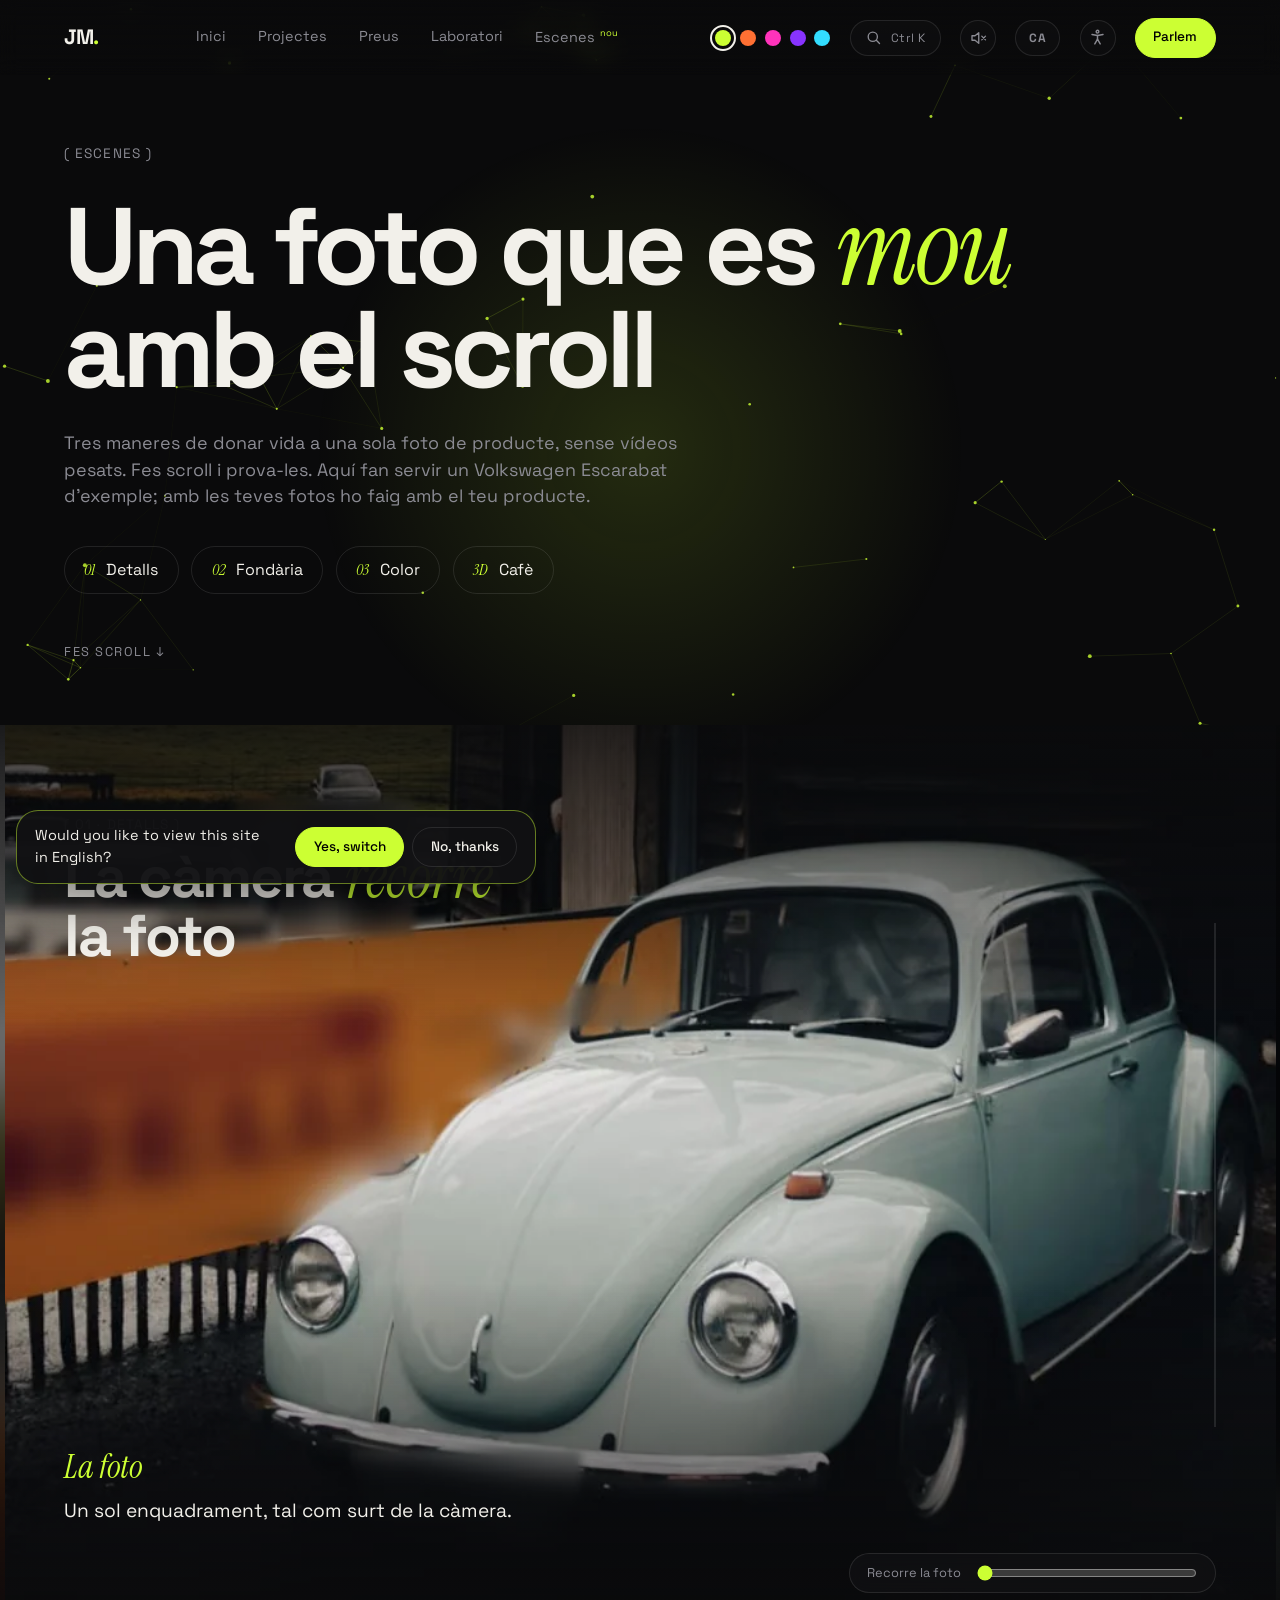
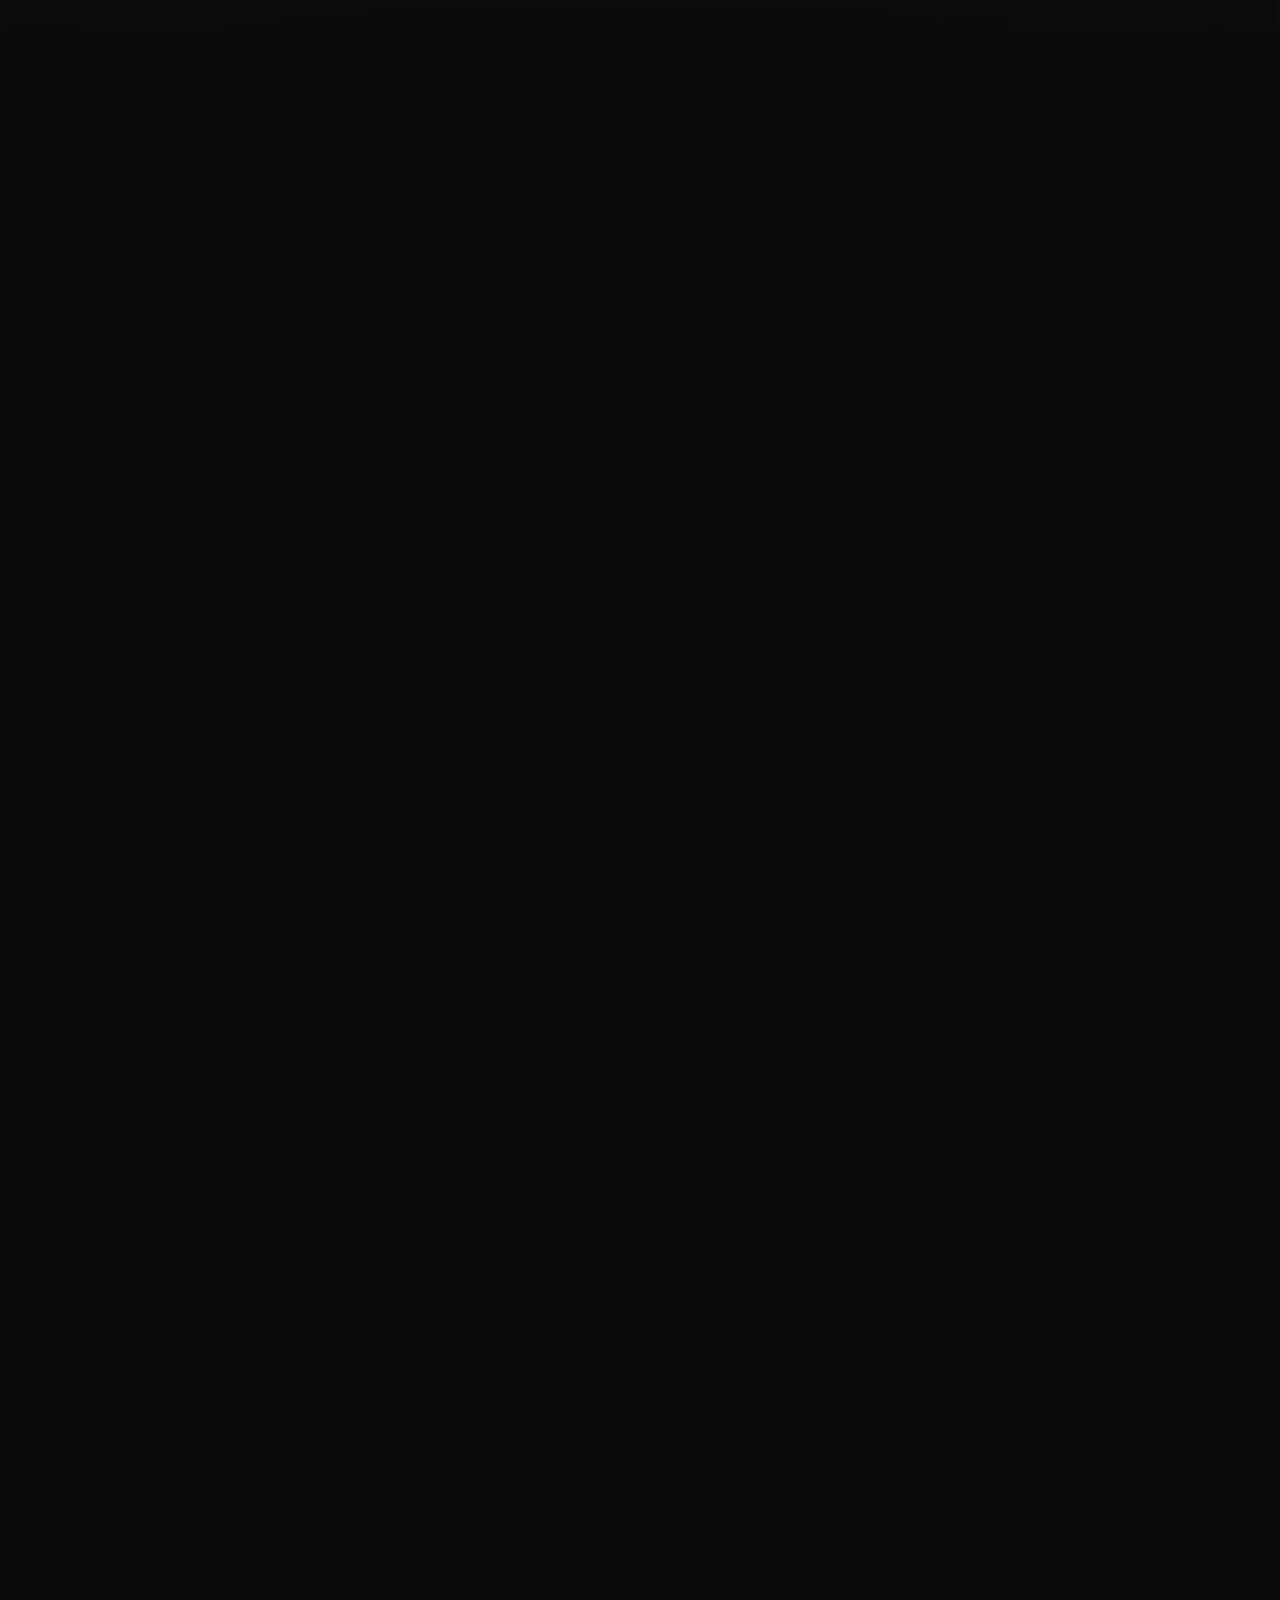
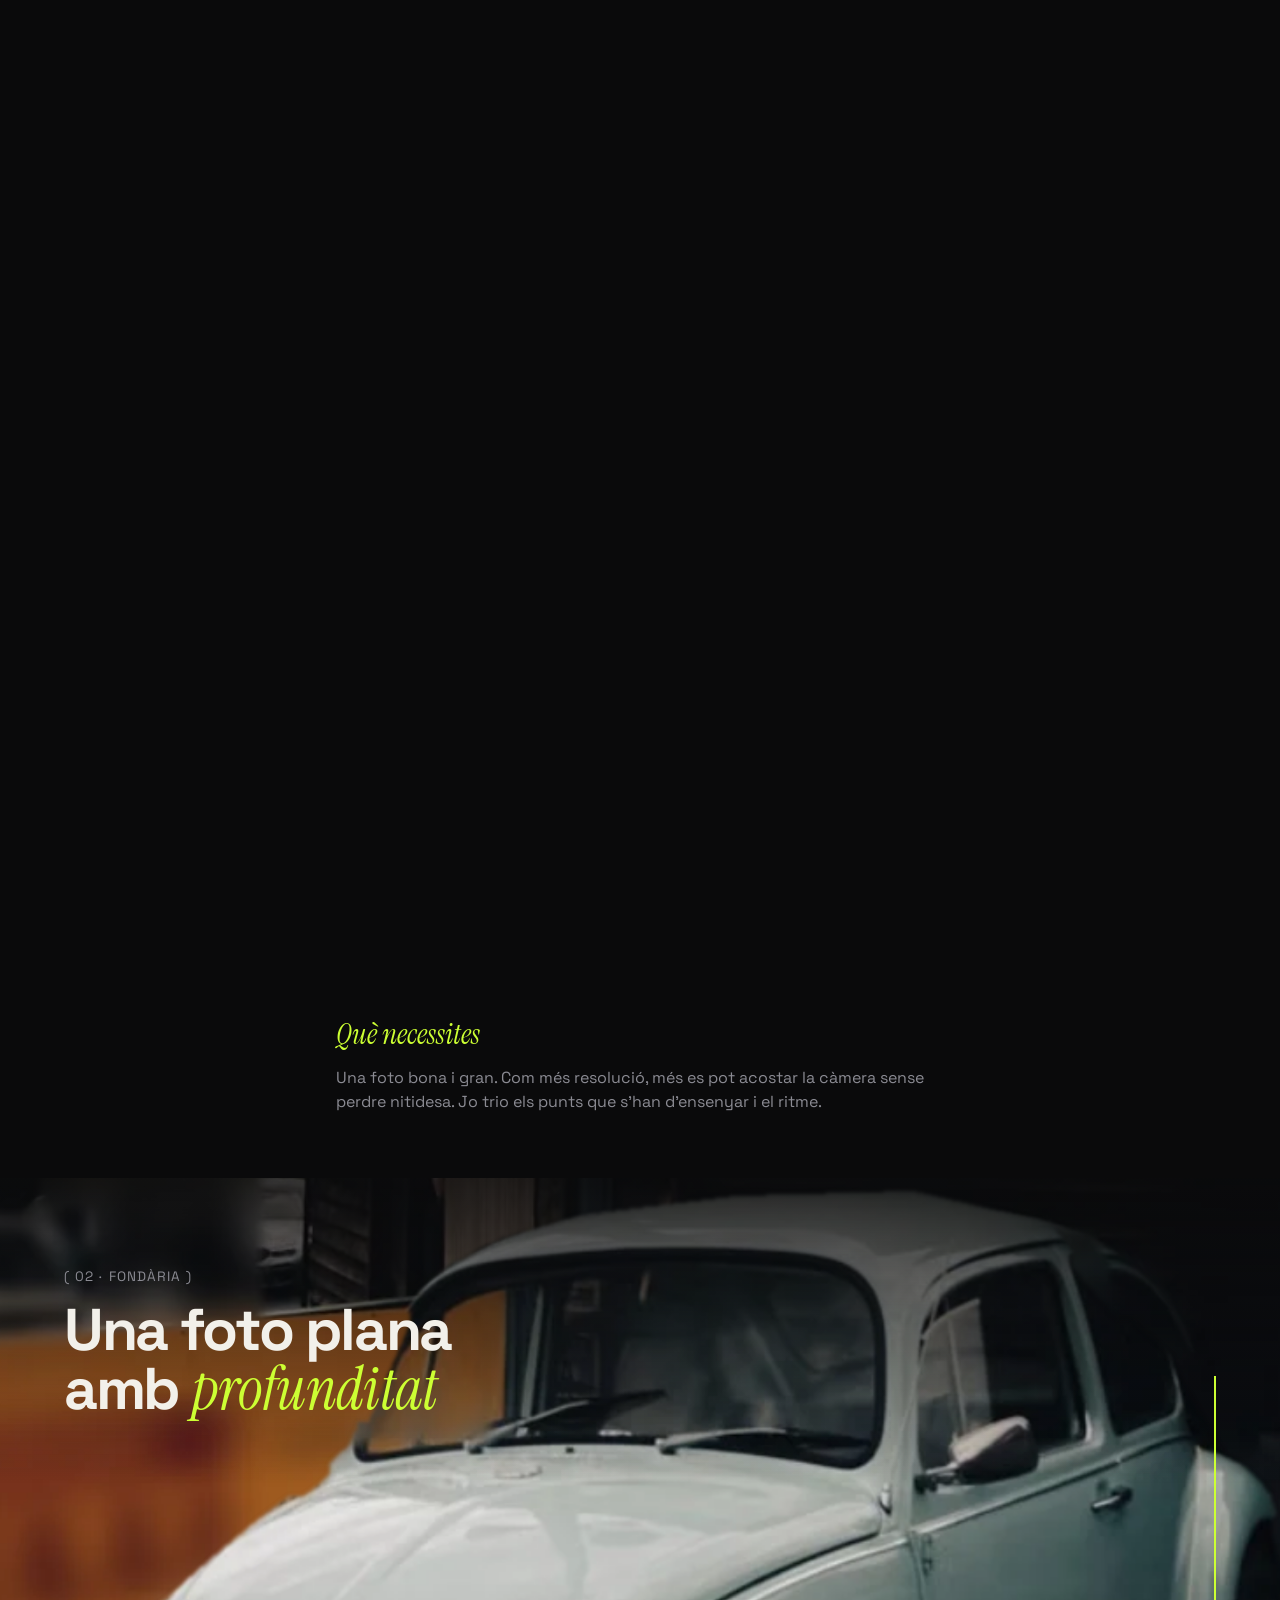
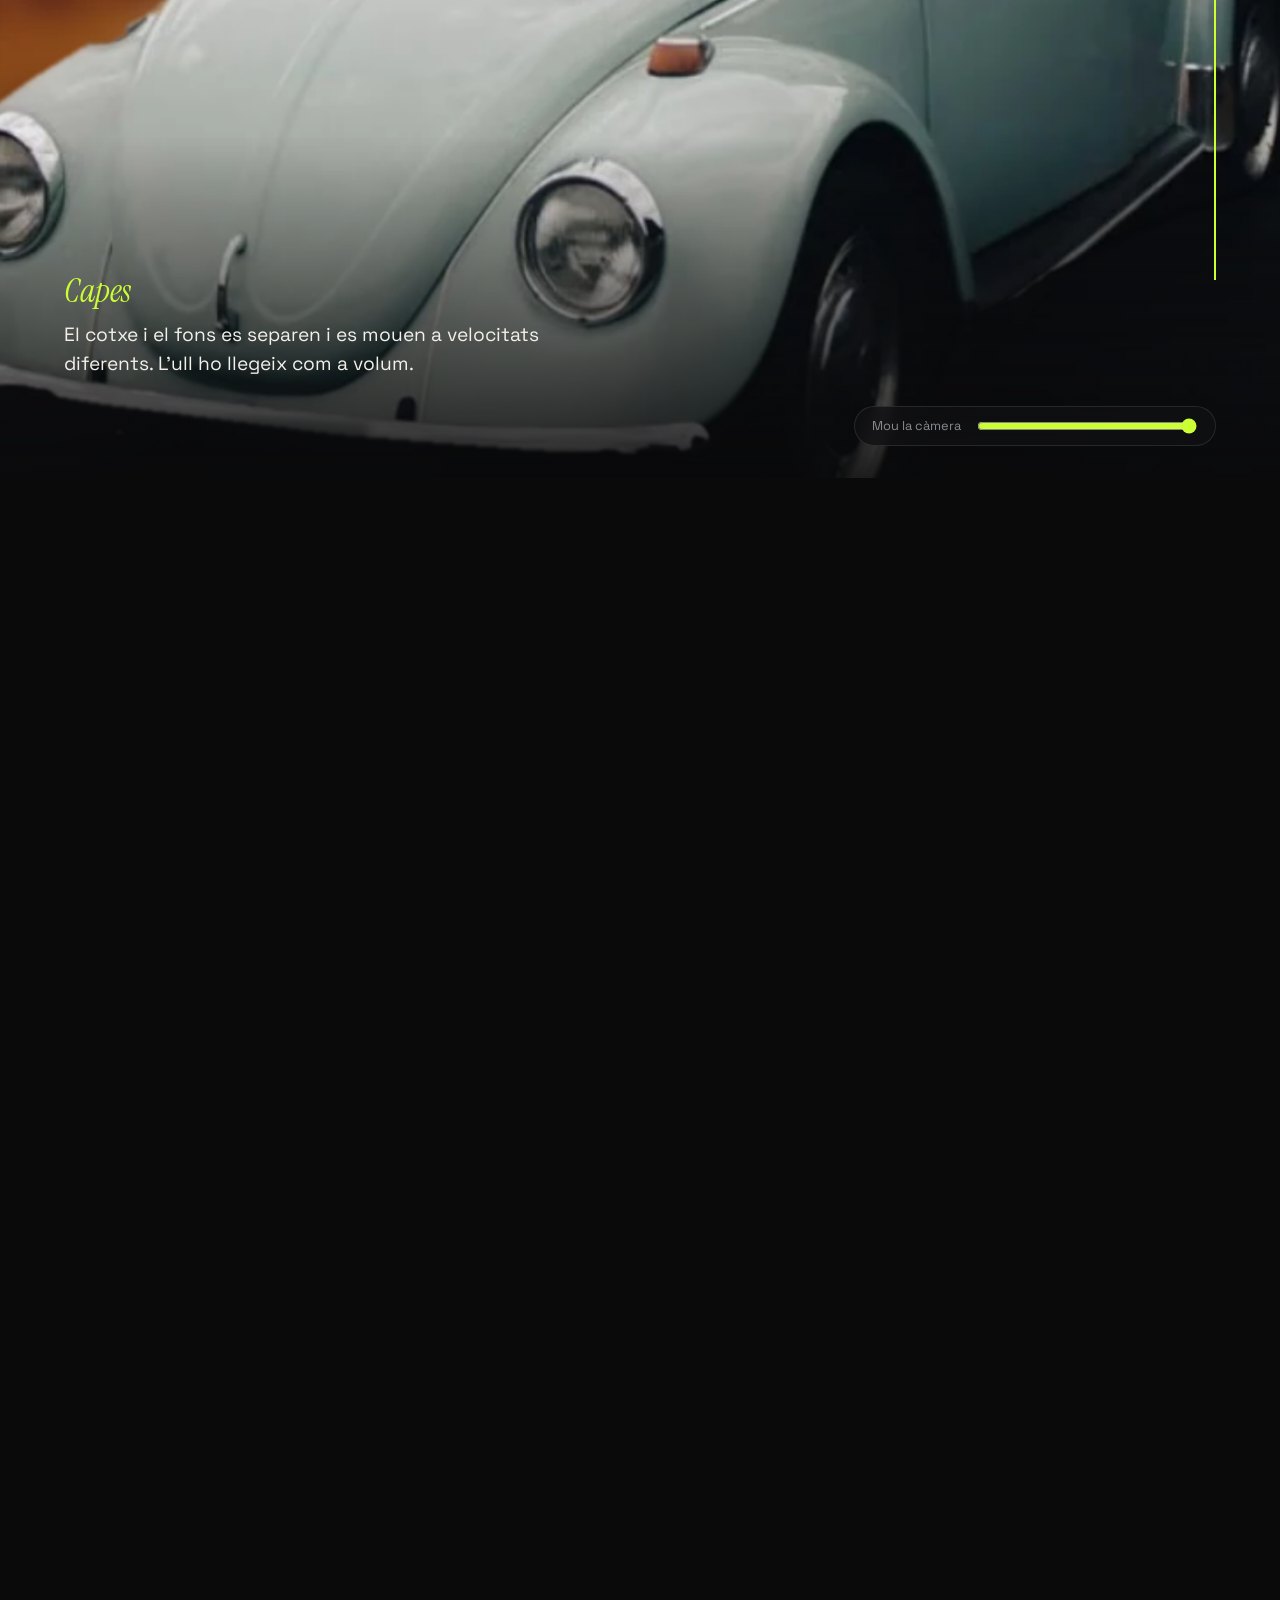
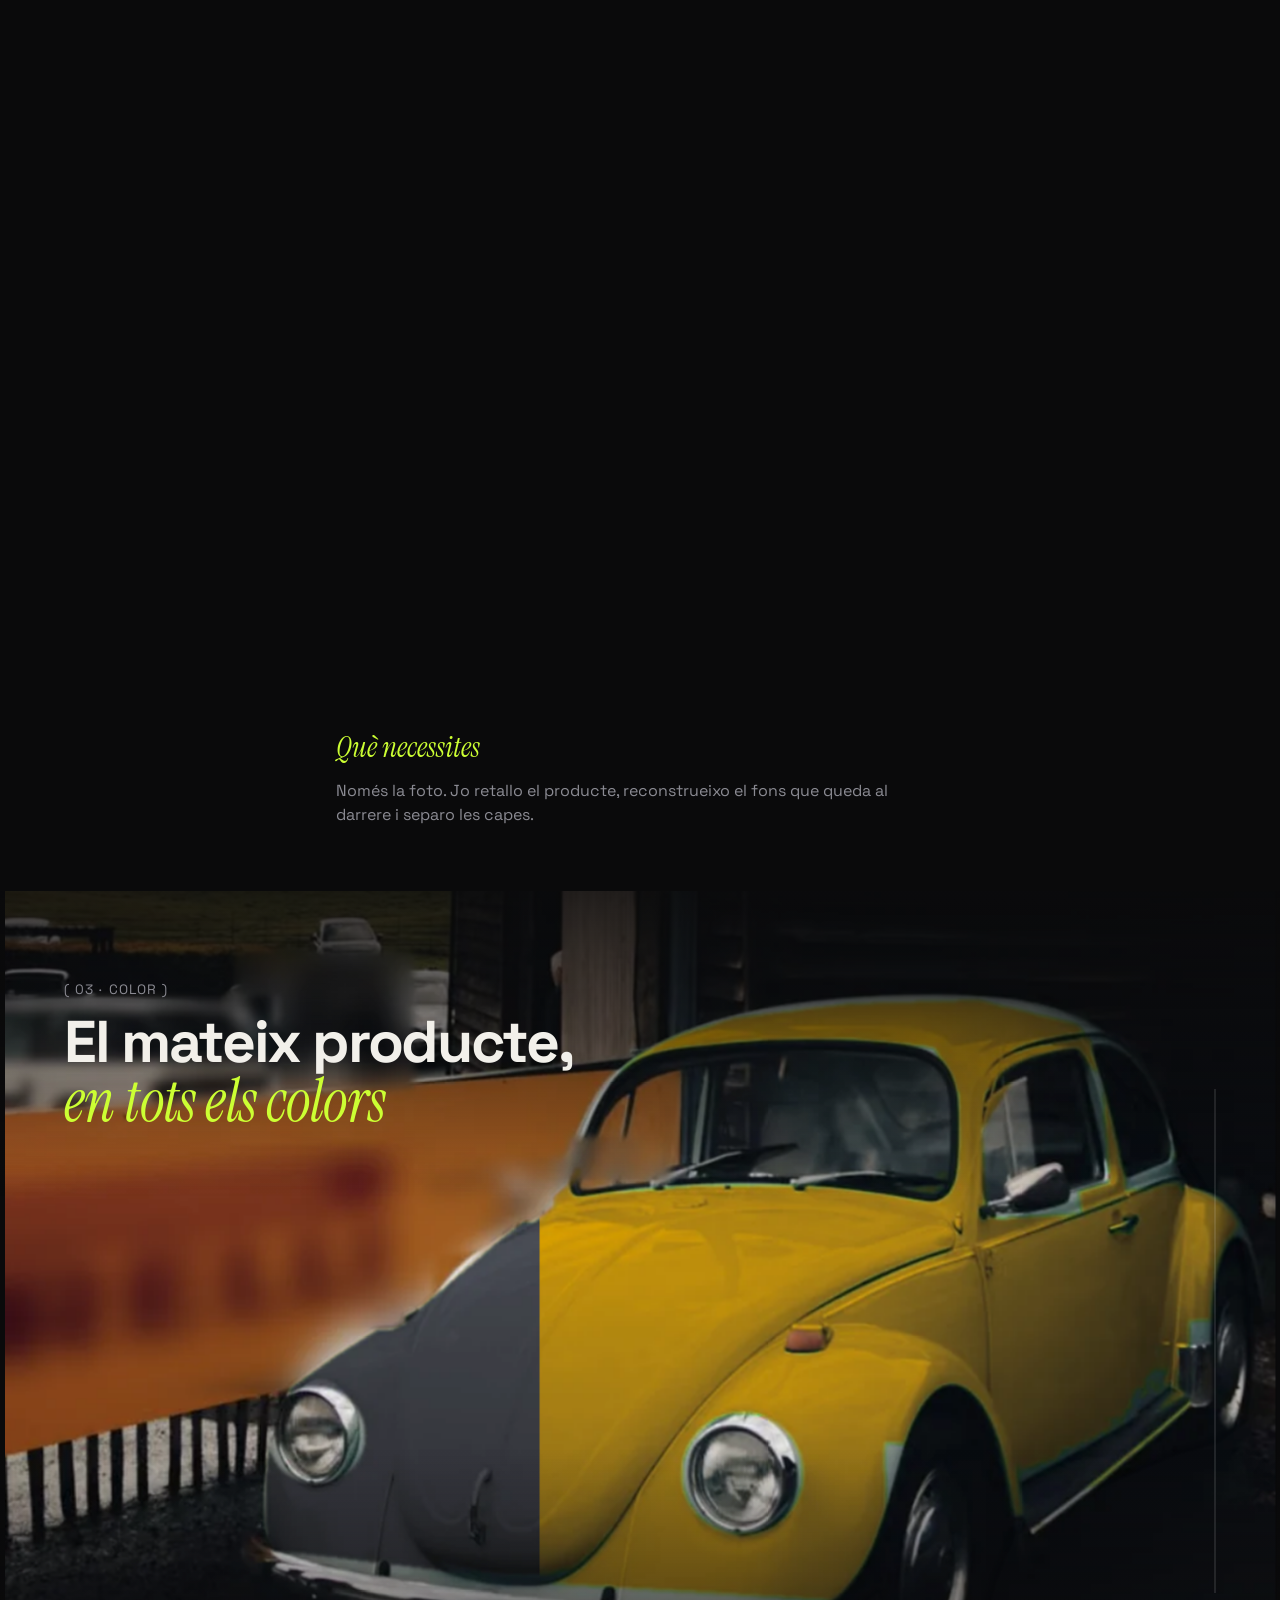
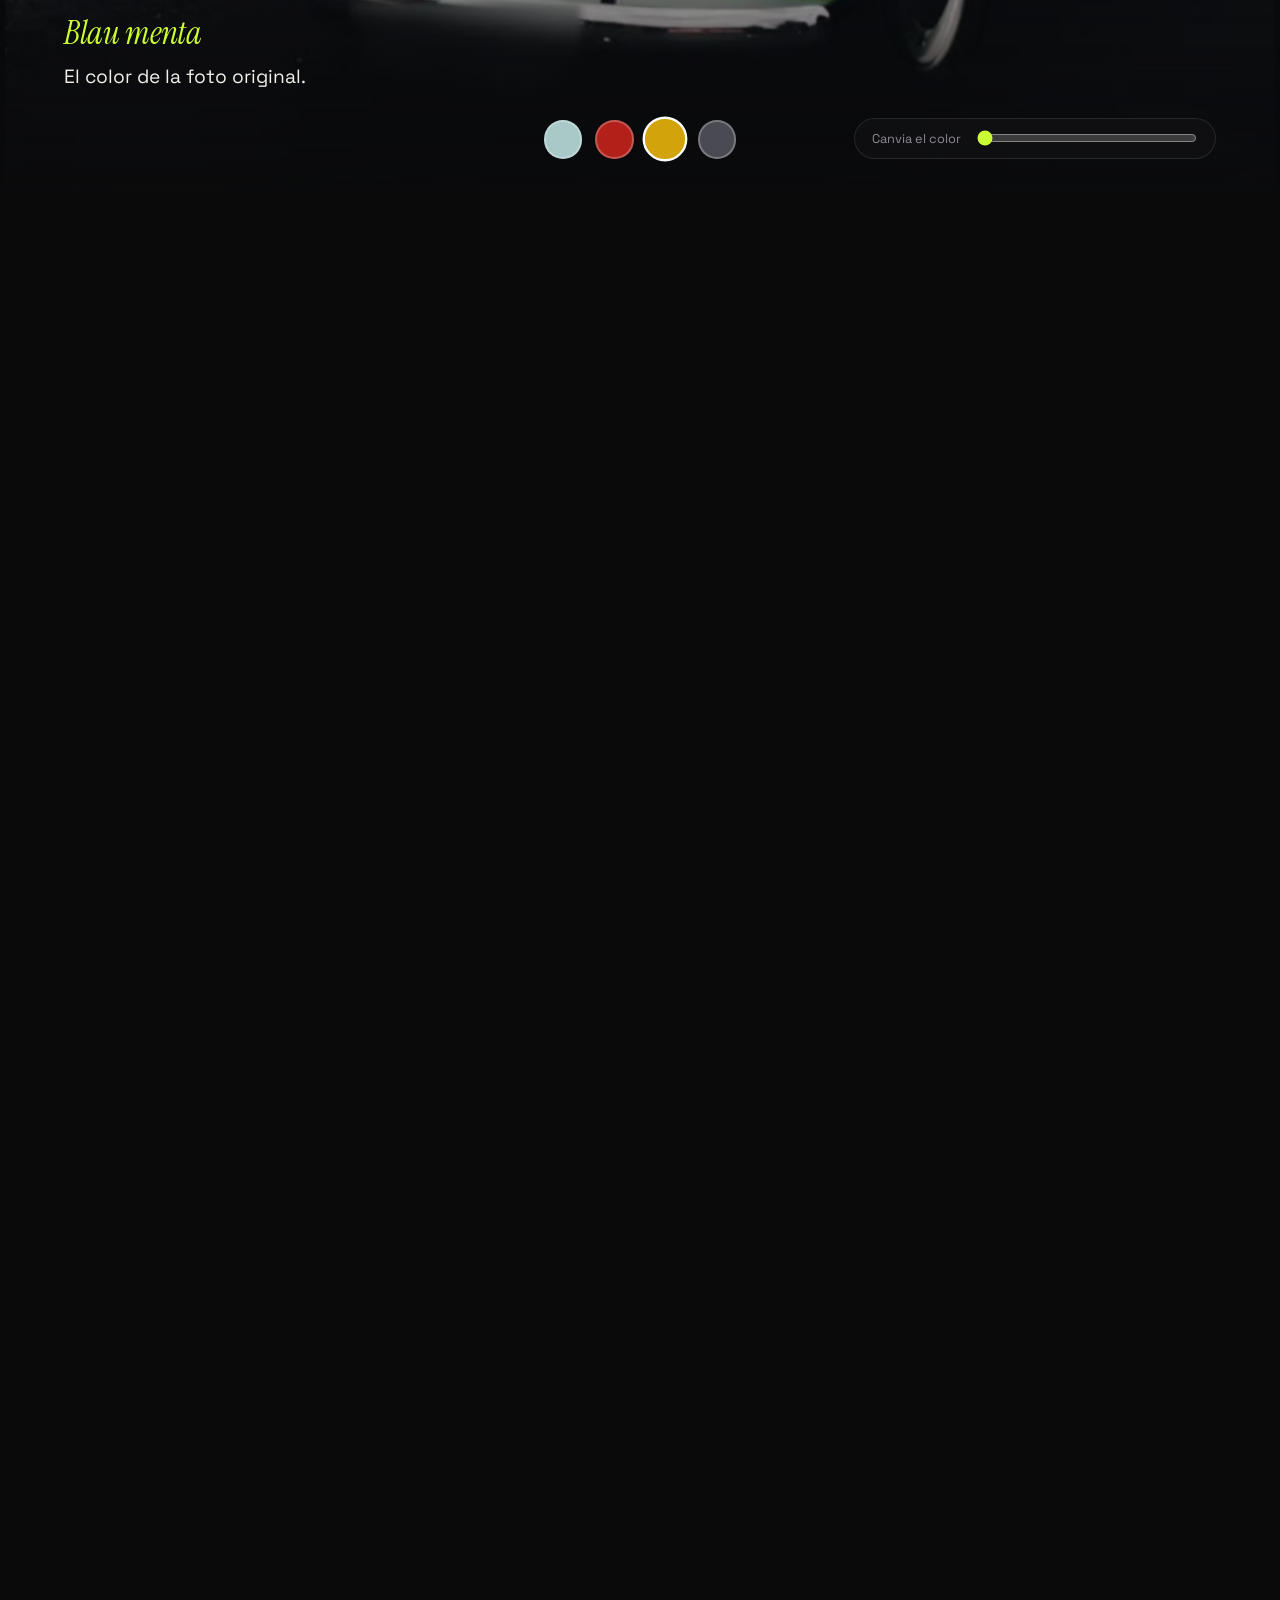
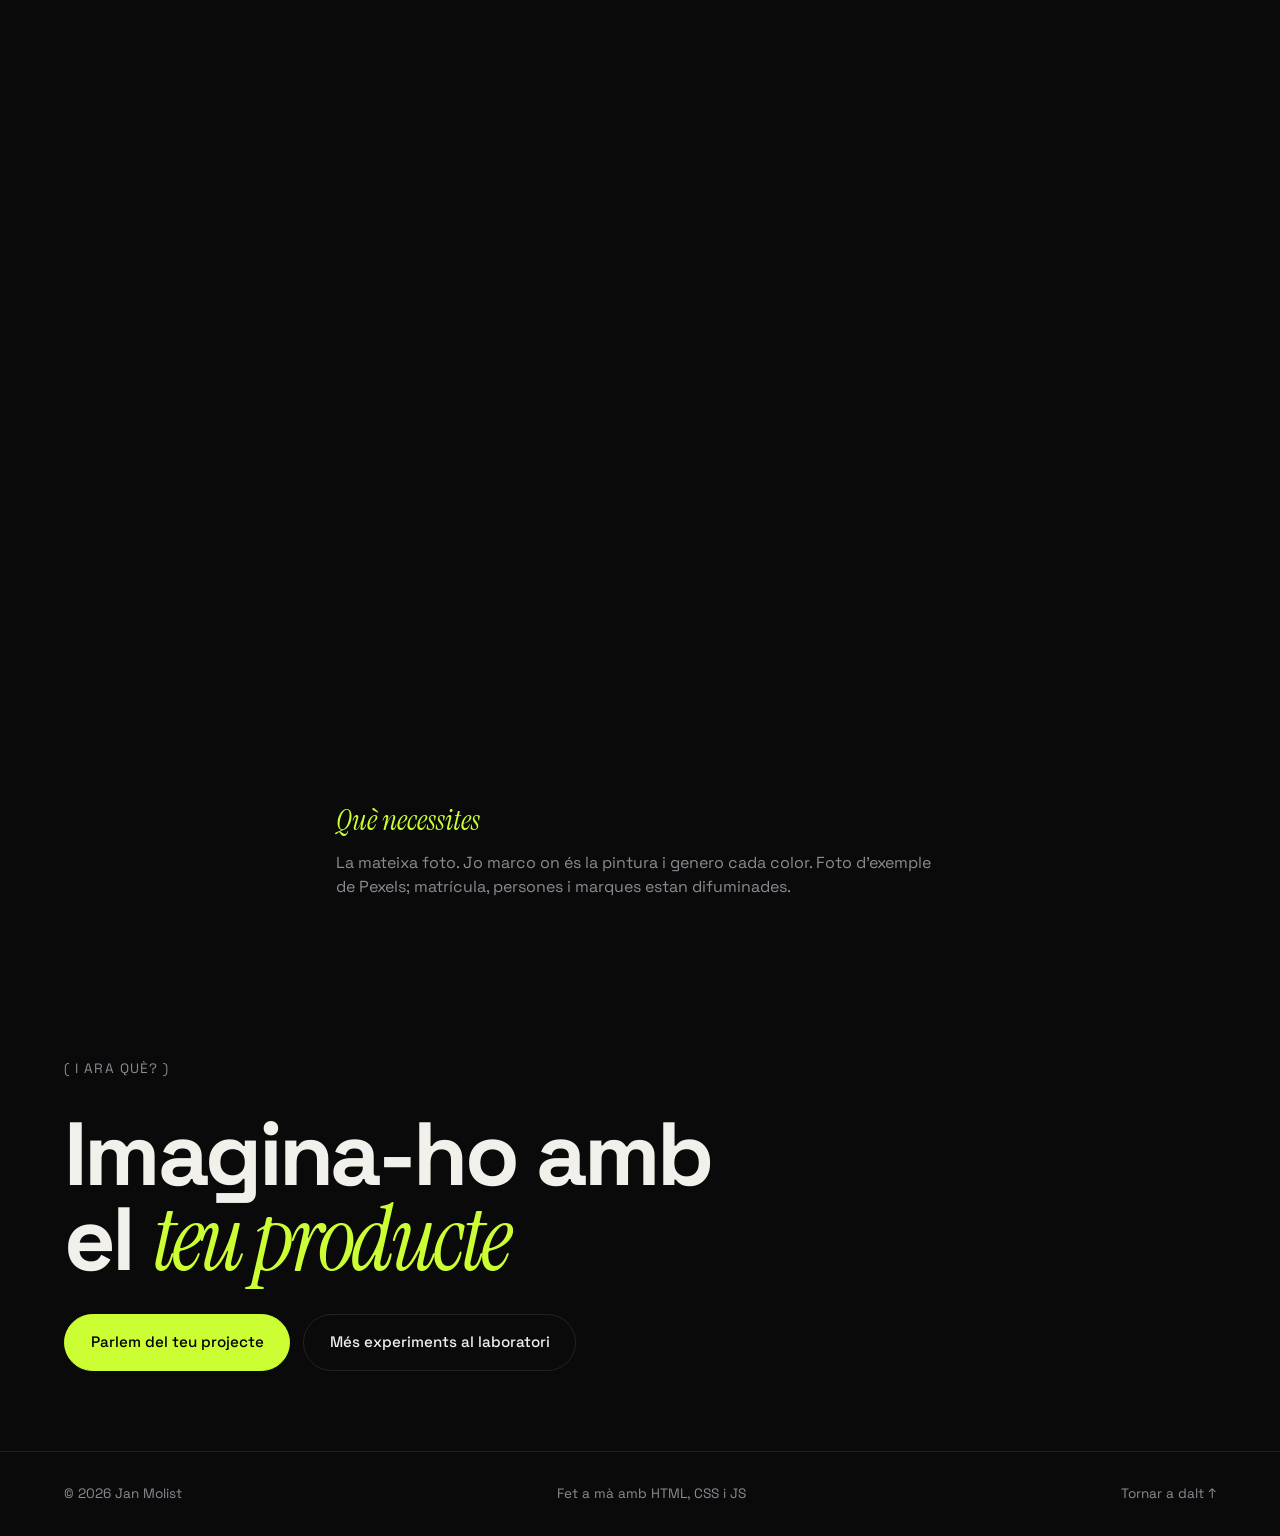
<file: escenes.html>
<!DOCTYPE html>
<html lang="ca">
<head>
  <meta charset="UTF-8">
  <meta name="viewport" content="width=device-width, initial-scale=1">
  <title>Escenes · Una foto que es mou amb el scroll | Jan Molist</title>
  <meta name="description" content="Tres efectes que donen vida a una sola foto de producte amb el scroll: recorregut de càmera pels detalls, profunditat per capes i canvi de color. Proves interactives per a webs a mesura.">
  <meta name="theme-color" content="#0a0a0b">
  <meta name="author" content="Jan Molist">
  <meta name="robots" content="index,follow,max-image-preview:large">
  <link rel="canonical" href="https://elteudomini.cat/escenes.html">

  <meta property="og:type" content="website">
  <meta property="og:site_name" content="Jan Molist">
  <meta property="og:locale" content="ca_ES">
  <meta property="og:title" content="Escenes · Una foto que es mou amb el scroll">
  <meta property="og:description" content="Una sola foto de producte amb recorregut de càmera, profunditat i canvi de color. Fes scroll i prova-ho.">
  <meta property="og:url" content="https://elteudomini.cat/escenes.html">
  <meta property="og:image" content="https://elteudomini.cat/og.png">
  <meta property="og:image:width" content="1200">
  <meta property="og:image:height" content="630">
  <meta name="twitter:card" content="summary_large_image">
  <meta name="twitter:title" content="Escenes · Una foto que es mou amb el scroll">
  <meta name="twitter:description" content="Una sola foto de producte amb recorregut de càmera, profunditat i canvi de color.">
  <meta name="twitter:image" content="https://elteudomini.cat/og.png">

  <link rel="icon" href="favicon.svg" type="image/svg+xml">
  <link rel="icon" href="favicon-32.png" sizes="32x32" type="image/png">
  <link rel="apple-touch-icon" href="apple-touch-icon.png">

  <link rel="preload" href="fonts/space-grotesk-latin-400-normal.woff2" as="font" type="font/woff2" crossorigin>
  <link rel="preload" href="fonts/instrument-serif-latin-400-normal.woff2" as="font" type="font/woff2" crossorigin>
  <link rel="stylesheet" href="style.css">
  <link rel="stylesheet" href="cases.css">
  <link rel="stylesheet" href="extras.css">
  <link rel="stylesheet" href="escenes.css">

  <noscript>
    <style>.reveal{opacity:1;transform:none}</style>
  </noscript>
</head>

<!--
  ============================================================
  ESCENES · COM FUNCIONA
  Totes les escenes surten d'UNA sola foto real (Pexels, llicència gratuïta
  també per a ús comercial). Matrícula, gent i marques estan difuminades.
  Fitxers a imatges/escarabat/:
    foto.webp          la foto sencera (amb les zones sensibles difuminades)
    fons.webp          la mateixa foto sense el cotxe (per a la profunditat)
    cotxe-*.webp       el cotxe retallat amb fons transparent, en 4 colors
  Per fer-ho amb la foto d'un client: es retalla el producte, es treu el fons
  i es canvia aquí la ruta de les imatges i les coordenades (data-* de cada escena).
  Si es té la foto original en alta resolució, s'hi posa i els zooms es veuen nítids.
  ============================================================
-->
<body class="case-page escenes-page">

  <div class="loader" aria-hidden="true">
    <div class="loader-inner"><span class="loader-name">Jan Molist</span><span class="loader-num">0</span></div>
    <div class="loader-bar"><i></i></div>
  </div>
  <div class="progress" aria-hidden="true"><i></i></div>
  <div class="cursor" aria-hidden="true"></div>
  <div class="cursor-label" aria-hidden="true"></div>
  <div class="glow" aria-hidden="true"></div>
  <canvas id="bg" aria-hidden="true"></canvas>

  <header class="nav">
    <a href="index.html" class="logo" data-magnetic>JM<span>.</span></a>
    <nav class="links" aria-label="Principal">
      <a href="index.html">Inici</a>
      <a href="index.html#projectes">Projectes</a>
      <a href="index.html#preus">Preus</a>
      <a href="lab.html" class="nav-lab">Laboratori</a>
      <a href="escenes.html" class="nav-lab" aria-current="page">Escenes <sup>nou</sup></a>
    </nav>
    <div class="nav-right">
      <div class="hues" role="group" aria-label="Canvia el color d'accent">
        <button style="--h:75" data-hue="75" aria-label="Llima"></button>
        <button style="--h:18" data-hue="18" aria-label="Taronja"></button>
        <button style="--h:320" data-hue="320" aria-label="Rosa"></button>
        <button style="--h:265" data-hue="265" aria-label="Violeta"></button>
        <button style="--h:190" data-hue="190" aria-label="Cian"></button>
      </div>
      <a href="index.html#contacte" class="btn btn-sm" data-magnetic>Parlem</a>
    </div>
  </header>

  <main>

    <!-- ===================== PRESENTACIÓ ===================== -->
    <section class="sc-hero">
      <p class="eyebrow reveal">( Escenes )</p>
      <h1 class="sc-title reveal">Una foto que es <em>mou</em><br>amb el scroll</h1>
      <p class="sc-lead reveal">
        Tres maneres de donar vida a una sola foto de producte, sense vídeos pesats.
        Fes scroll i prova-les. Aquí fan servir un Volkswagen Escarabat d'exemple; amb les teves fotos ho faig amb el teu producte.
      </p>
      <ul class="sc-index reveal" aria-label="Efectes">
        <li><a href="#detalls"><b>01</b> Detalls</a></li>
        <li><a href="#fondaria"><b>02</b> Fondària</a></li>
        <li><a href="#color"><b>03</b> Color</a></li>
        <li><a href="cafe.html"><b>3D</b> Cafè</a></li>
      </ul>
      <p class="sc-scroll reveal" aria-hidden="true">Fes scroll ↓</p>
    </section>

    <!-- ===================== 01 · DETALLS (recorregut de càmera) ===================== -->
    <section class="scene tour" id="detalls" aria-labelledby="t-detalls">
      <div class="scene-sticky">
        <img class="tour-bg" src="imatges/escarabat/foto.webp" alt="" aria-hidden="true" decoding="async">
        <div class="cam tour-cam" role="img" aria-label="Volkswagen Escarabat blau clar aparcat davant d'un cobert de fusta">
          <img src="imatges/escarabat/foto.webp" alt="" width="993" height="1689" decoding="async">
        </div>
        <div class="scene-shade" aria-hidden="true"></div>

        <div class="scene-top">
          <p class="eyebrow">( 01 · Detalls )</p>
          <h2 class="scene-h" id="t-detalls">La càmera <em>recorre</em><br>la foto</h2>
        </div>

        <div class="chaps" aria-live="off">
          <p class="chap" data-from="0" data-to="0.1"><b>La foto</b> Un sol enquadrament, tal com surt de la càmera.</p>
          <p class="chap" data-from="0.1" data-to="0.3"><b>El conjunt</b> El producte s'acosta i passa a ser el protagonista.</p>
          <p class="chap" data-from="0.3" data-to="0.5"><b>Els fars</b> Les formes i els acabats, de prop.</p>
          <p class="chap" data-from="0.5" data-to="0.7"><b>L'interior</b> Fins on arriba la foto: el que es veu a través del vidre.</p>
          <p class="chap" data-from="0.7" data-to="0.9"><b>Les rodes</b> Cada detall té el seu moment.</p>
          <p class="chap" data-from="0.9" data-to="1.01"><b>El resultat</b> Tornem a veure-ho tot.</p>
        </div>

        <div class="rail" aria-hidden="true"><i></i></div>
        <label class="sc-range">
          <span>Recorre la foto</span>
          <input type="range" min="0" max="1000" step="10" value="0" aria-label="Recorre la foto">
        </label>
      </div>
    </section>
    <aside class="need reveal">
      <h3>Què necessites</h3>
      <p>Una foto bona i gran. Com més resolució, més es pot acostar la càmera sense perdre nitidesa. Jo trio els punts que s'han d'ensenyar i el ritme.</p>
    </aside>

    <!-- ===================== 02 · FONDÀRIA (capes) ===================== -->
    <section class="scene depth" id="fondaria" aria-labelledby="t-fondaria">
      <div class="scene-sticky">
        <div class="cam dp-back" aria-hidden="true">
          <img src="imatges/escarabat/fons.webp" alt="" width="993" height="1689" decoding="async" loading="lazy">
        </div>
        <div class="cam dp-car" role="img" aria-label="L'Escarabat, retallat, es mou davant del fons">
          <img src="imatges/escarabat/cotxe-menta.webp" alt="" width="782" height="534" decoding="async" loading="lazy">
        </div>
        <div class="scene-shade" aria-hidden="true"></div>

        <div class="scene-top">
          <p class="eyebrow">( 02 · Fondària )</p>
          <h2 class="scene-h" id="t-fondaria">Una foto plana<br>amb <em>profunditat</em></h2>
        </div>

        <div class="chaps">
          <p class="chap on-always"><b>Capes</b> El cotxe i el fons es separen i es mouen a velocitats diferents. L'ull ho llegeix com a volum.</p>
        </div>
        <div class="rail" aria-hidden="true"><i></i></div>
        <label class="sc-range">
          <span>Mou la càmera</span>
          <input type="range" min="0" max="1000" step="10" value="0" aria-label="Mou la càmera">
        </label>
      </div>
    </section>
    <aside class="need reveal">
      <h3>Què necessites</h3>
      <p>Només la foto. Jo retallo el producte, reconstrueixo el fons que queda al darrere i separo les capes.</p>
    </aside>

    <!-- ===================== 03 · COLOR ===================== -->
    <section class="scene colors" id="color" aria-labelledby="t-color">
      <div class="scene-sticky">
        <div class="cam co-base" role="img" aria-label="L'Escarabat canvia de color de la pintura mentre fas scroll">
          <img src="imatges/escarabat/foto.webp" alt="" width="993" height="1689" decoding="async" loading="lazy">
          <img class="co-car co-1" src="imatges/escarabat/cotxe-vermell.webp" alt="" width="782" height="534" decoding="async" loading="lazy">
          <img class="co-car co-2" src="imatges/escarabat/cotxe-mostassa.webp" alt="" width="782" height="534" decoding="async" loading="lazy">
          <img class="co-car co-3" src="imatges/escarabat/cotxe-grafit.webp" alt="" width="782" height="534" decoding="async" loading="lazy">
        </div>
        <div class="scene-shade" aria-hidden="true"></div>

        <div class="scene-top">
          <p class="eyebrow">( 03 · Color )</p>
          <h2 class="scene-h" id="t-color">El mateix producte,<br><em>en tots els colors</em></h2>
        </div>

        <div class="chaps">
          <p class="chap" data-from="0" data-to="0.17"><b>Blau menta</b> El color de la foto original.</p>
          <p class="chap" data-from="0.17" data-to="0.5"><b>Vermell</b> Només canvia la pintura; vidres, ferro i gomes es queden igual.</p>
          <p class="chap" data-from="0.5" data-to="0.83"><b>Mostassa</b> Una galeria de colors sense repetir la sessió de fotos.</p>
          <p class="chap" data-from="0.83" data-to="1.01"><b>Grafit</b> El client tria i veu el resultat a l'instant.</p>
        </div>

        <div class="swatches" role="group" aria-label="Tria un color">
          <button type="button" data-i="0" style="--c:#a9c9c9" aria-label="Blau menta"></button>
          <button type="button" data-i="1" style="--c:#b3201a" aria-label="Vermell"></button>
          <button type="button" data-i="2" style="--c:#d2a30a" aria-label="Mostassa"></button>
          <button type="button" data-i="3" style="--c:#4a4a52" aria-label="Grafit"></button>
        </div>
        <div class="rail" aria-hidden="true"><i></i></div>
        <label class="sc-range">
          <span>Canvia el color</span>
          <input type="range" min="0" max="1000" step="10" value="0" aria-label="Canvia el color">
        </label>
      </div>
    </section>
    <aside class="need reveal">
      <h3>Què necessites</h3>
      <p>La mateixa foto. Jo marco on és la pintura i genero cada color. Foto d'exemple de Pexels; matrícula, persones i marques estan difuminades.</p>
    </aside>

    <!-- ===================== FINAL ===================== -->
    <section class="sc-end">
      <p class="eyebrow reveal">( I ara què? )</p>
      <h2 class="h2 reveal">Imagina-ho amb<br>el <em>teu producte</em></h2>
      <div class="nf-actions reveal">
        <a class="btn" href="index.html#contacte" data-magnetic>Parlem del teu projecte</a>
        <a class="btn btn-ghost" href="lab.html" data-magnetic>Més experiments al laboratori</a>
      </div>
    </section>
  </main>

  <footer class="footer">
    <span>© <span id="year">2026</span> Jan Molist</span>
    <span>Fet a mà amb HTML, CSS i JS</span>
    <a href="#" data-magnetic>Tornar a dalt ↑</a>
  </footer>

  <script src="config.js" defer></script>
  <script src="a11y.js" defer></script>
  <script src="script.js" defer></script>
  <script src="extras.js" defer></script>
  <script src="i18n.js" defer></script>
  <script src="escenes.js" defer></script>
</body>
</html>
</file>
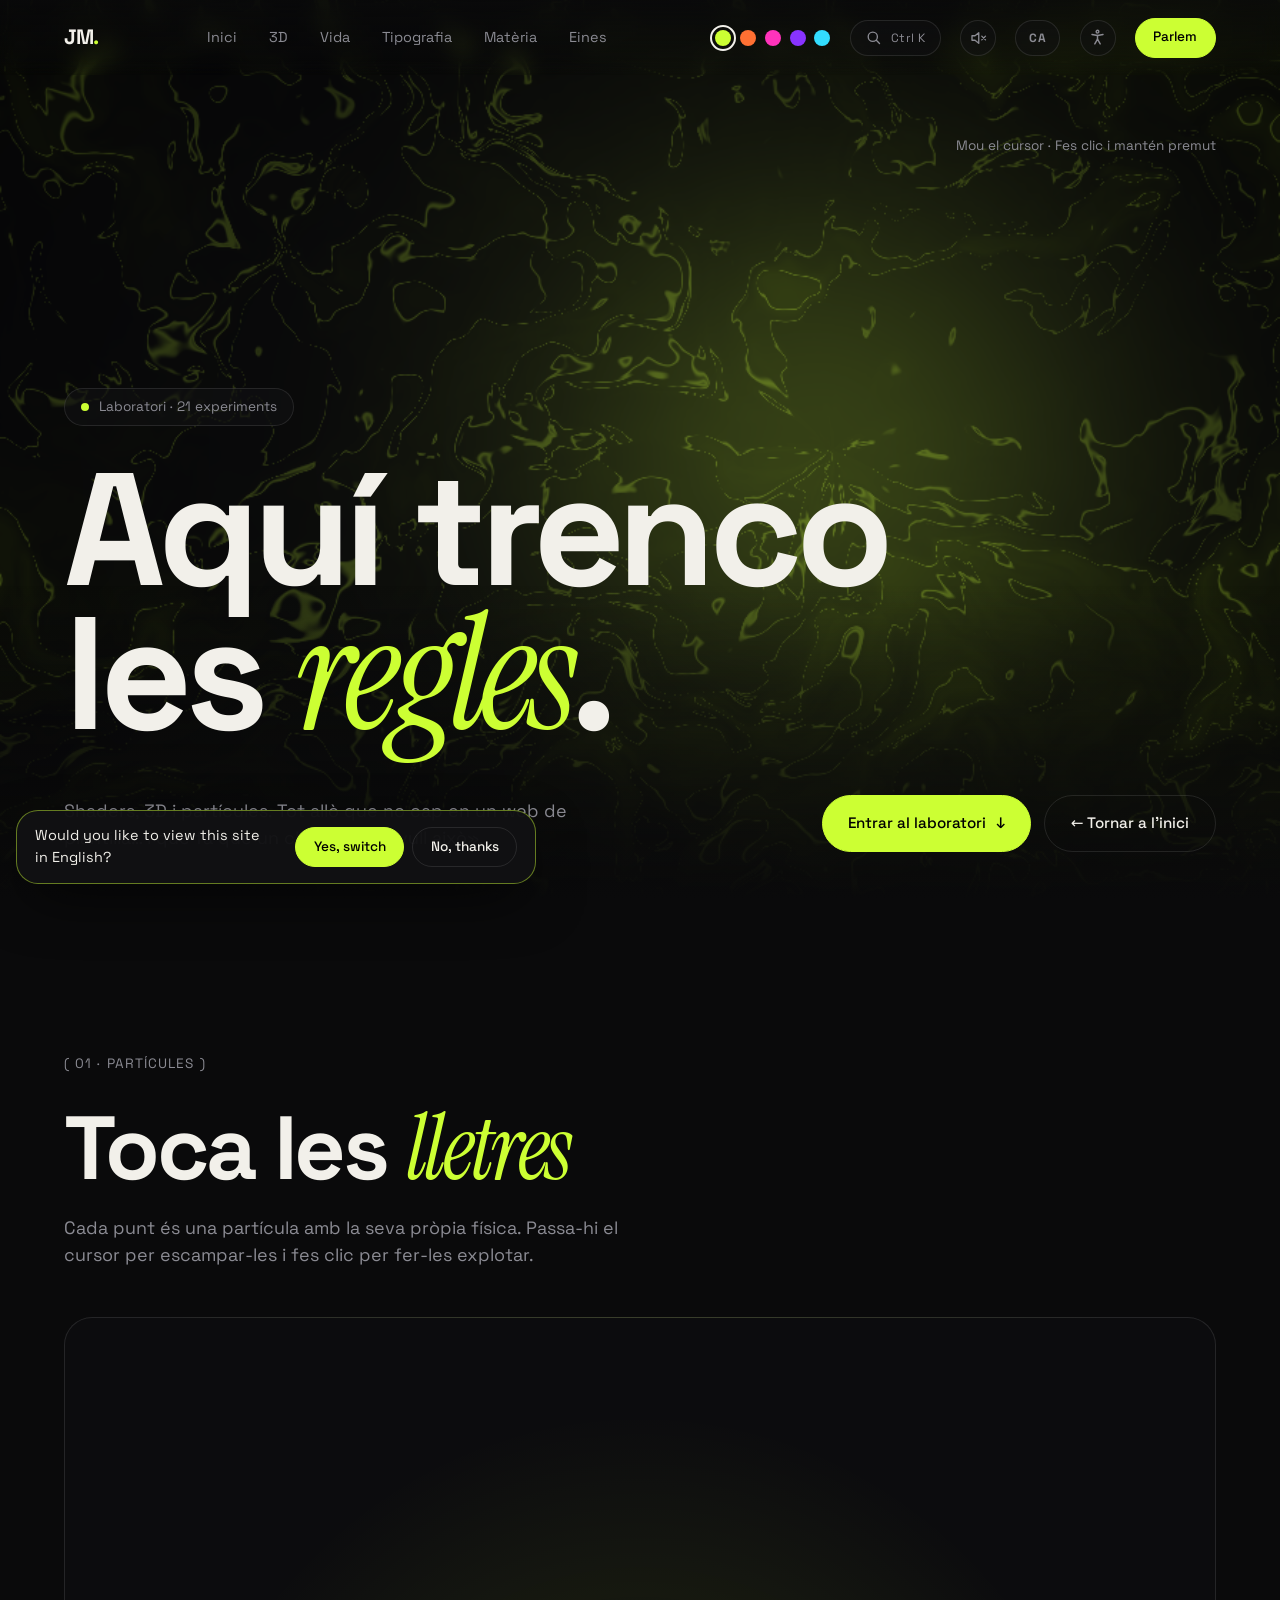
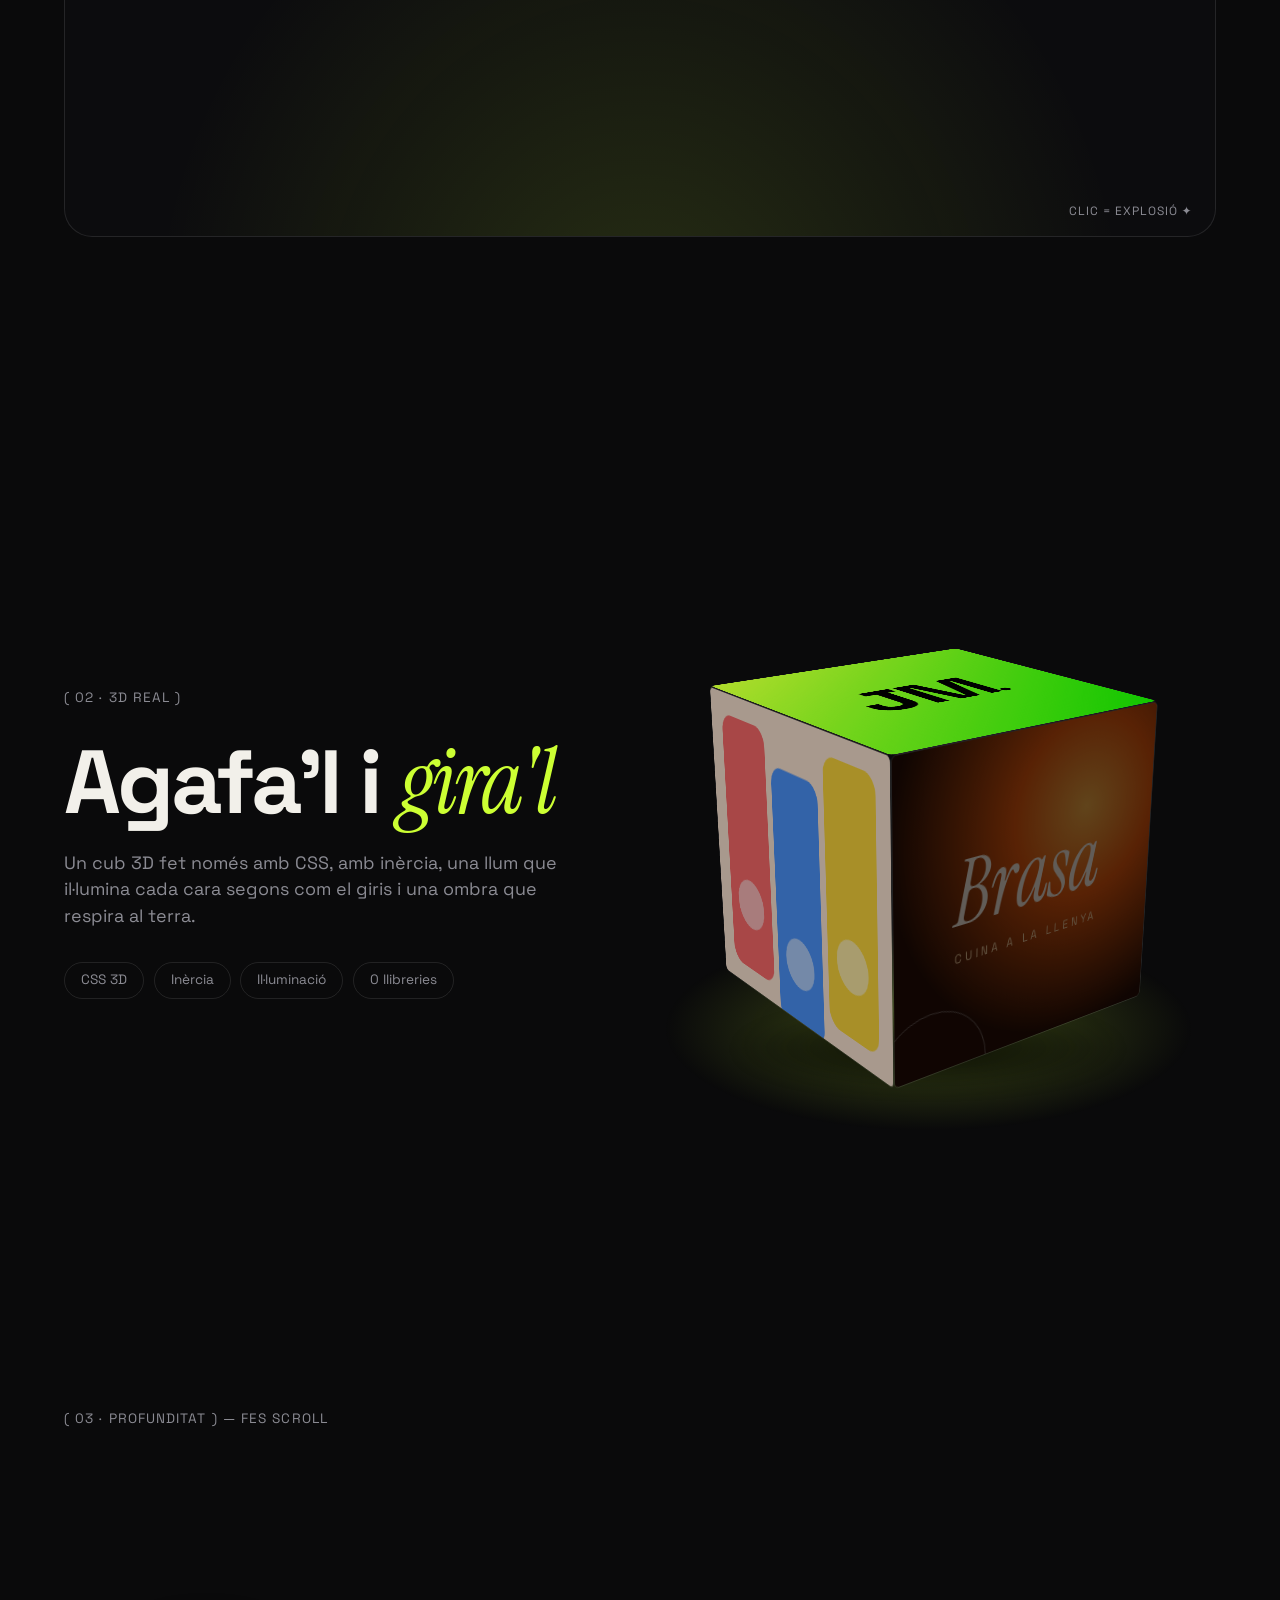
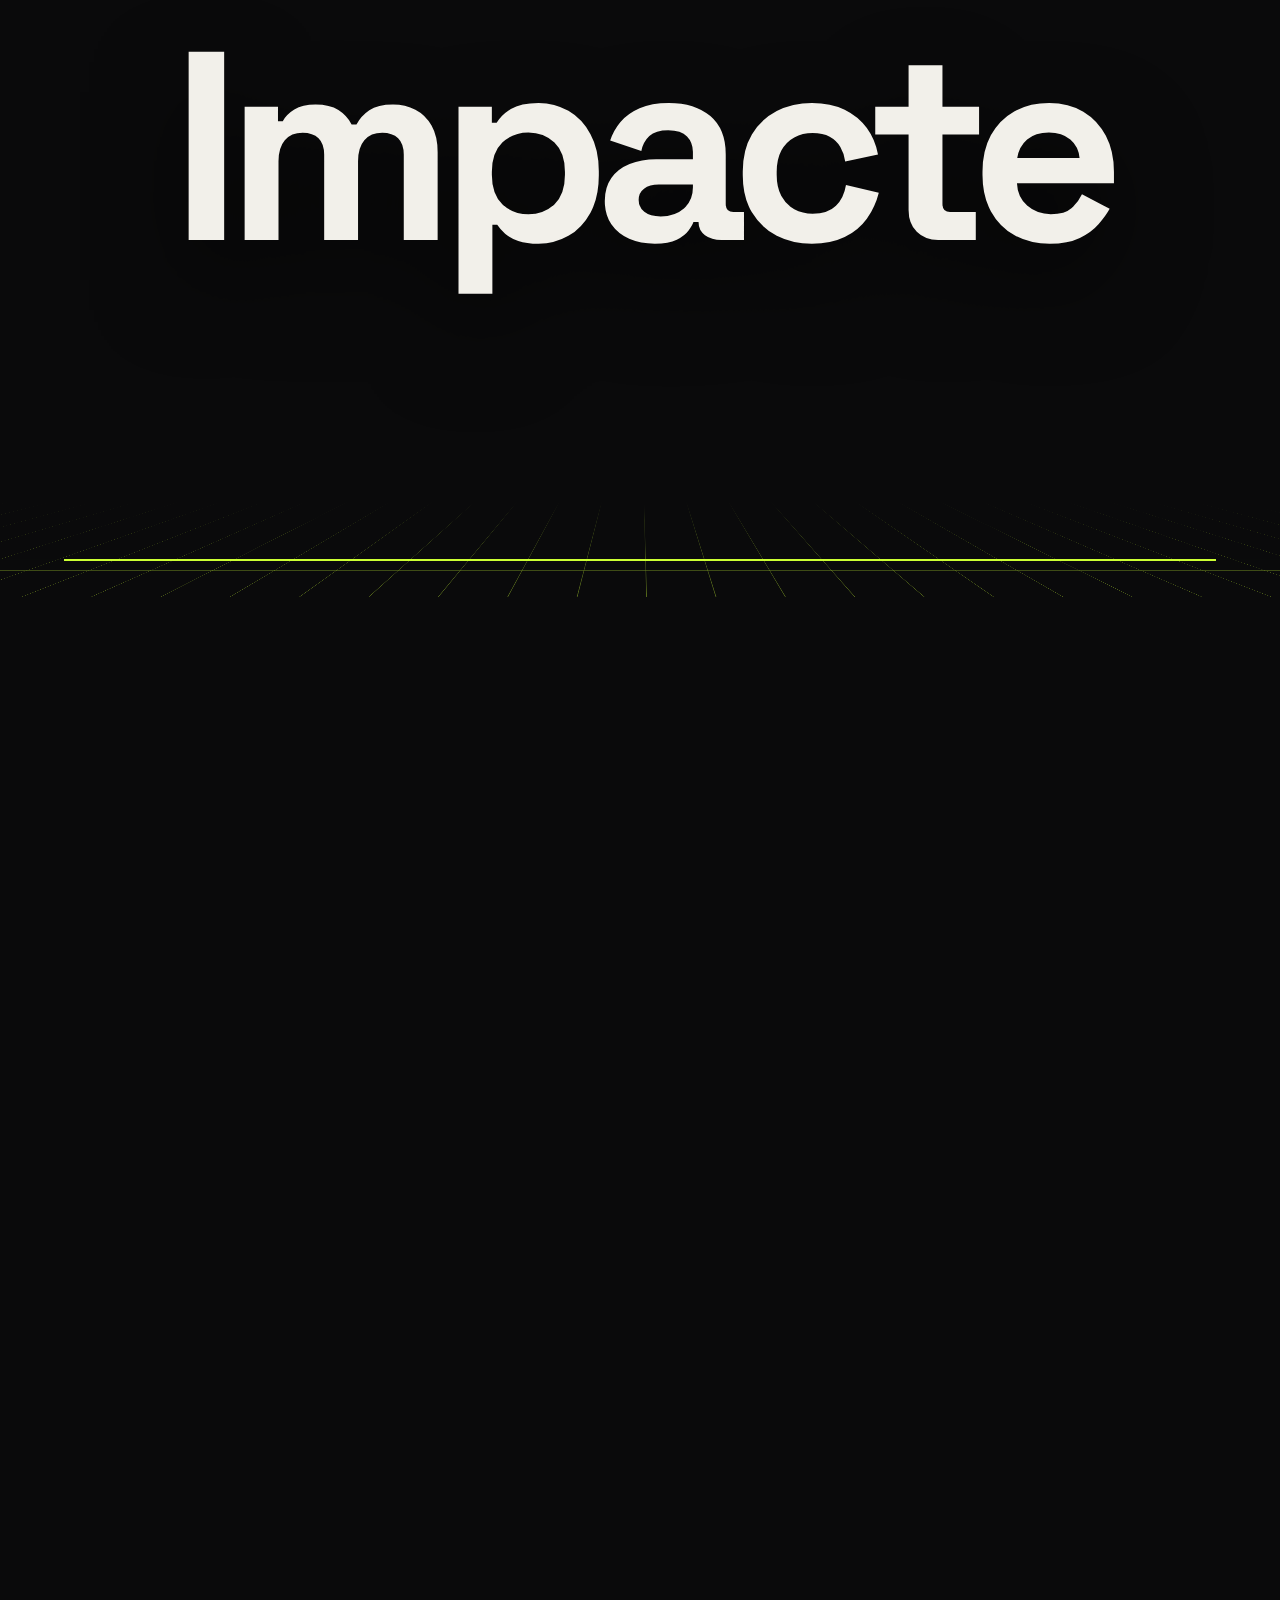
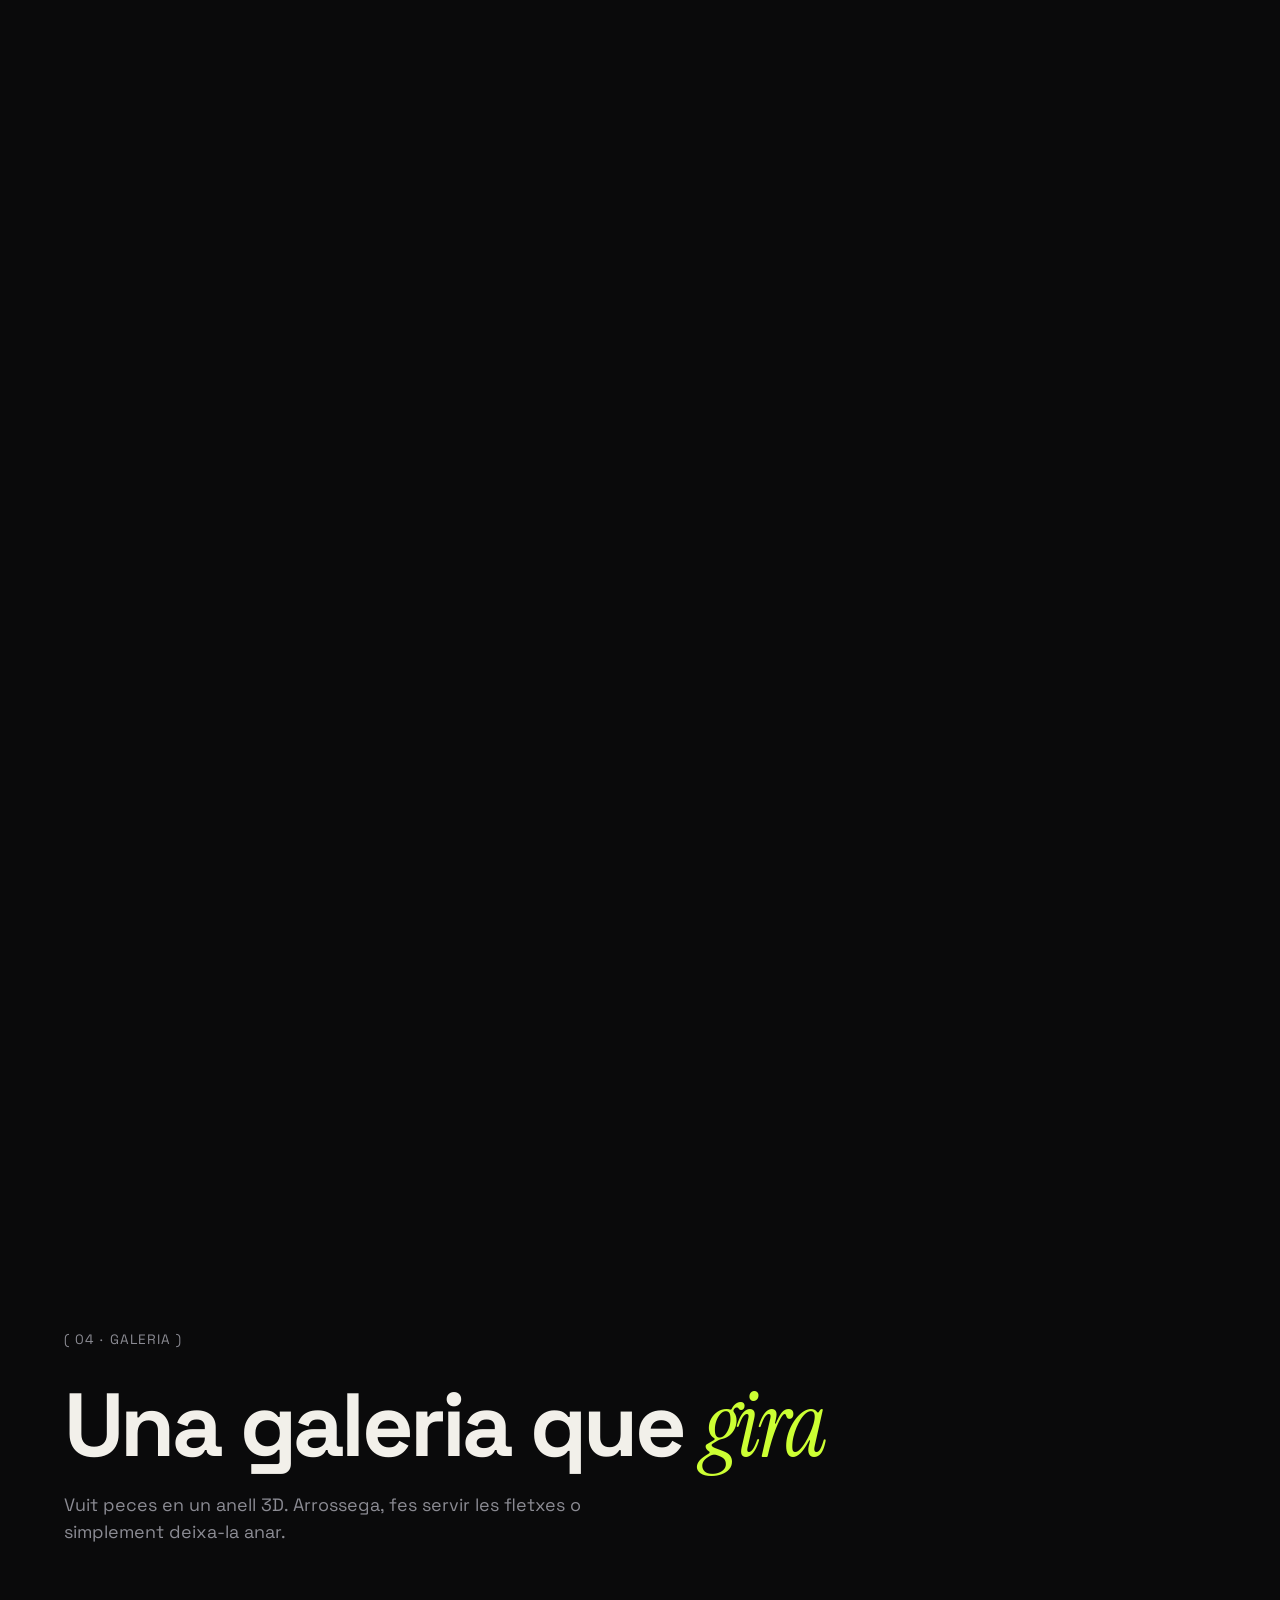
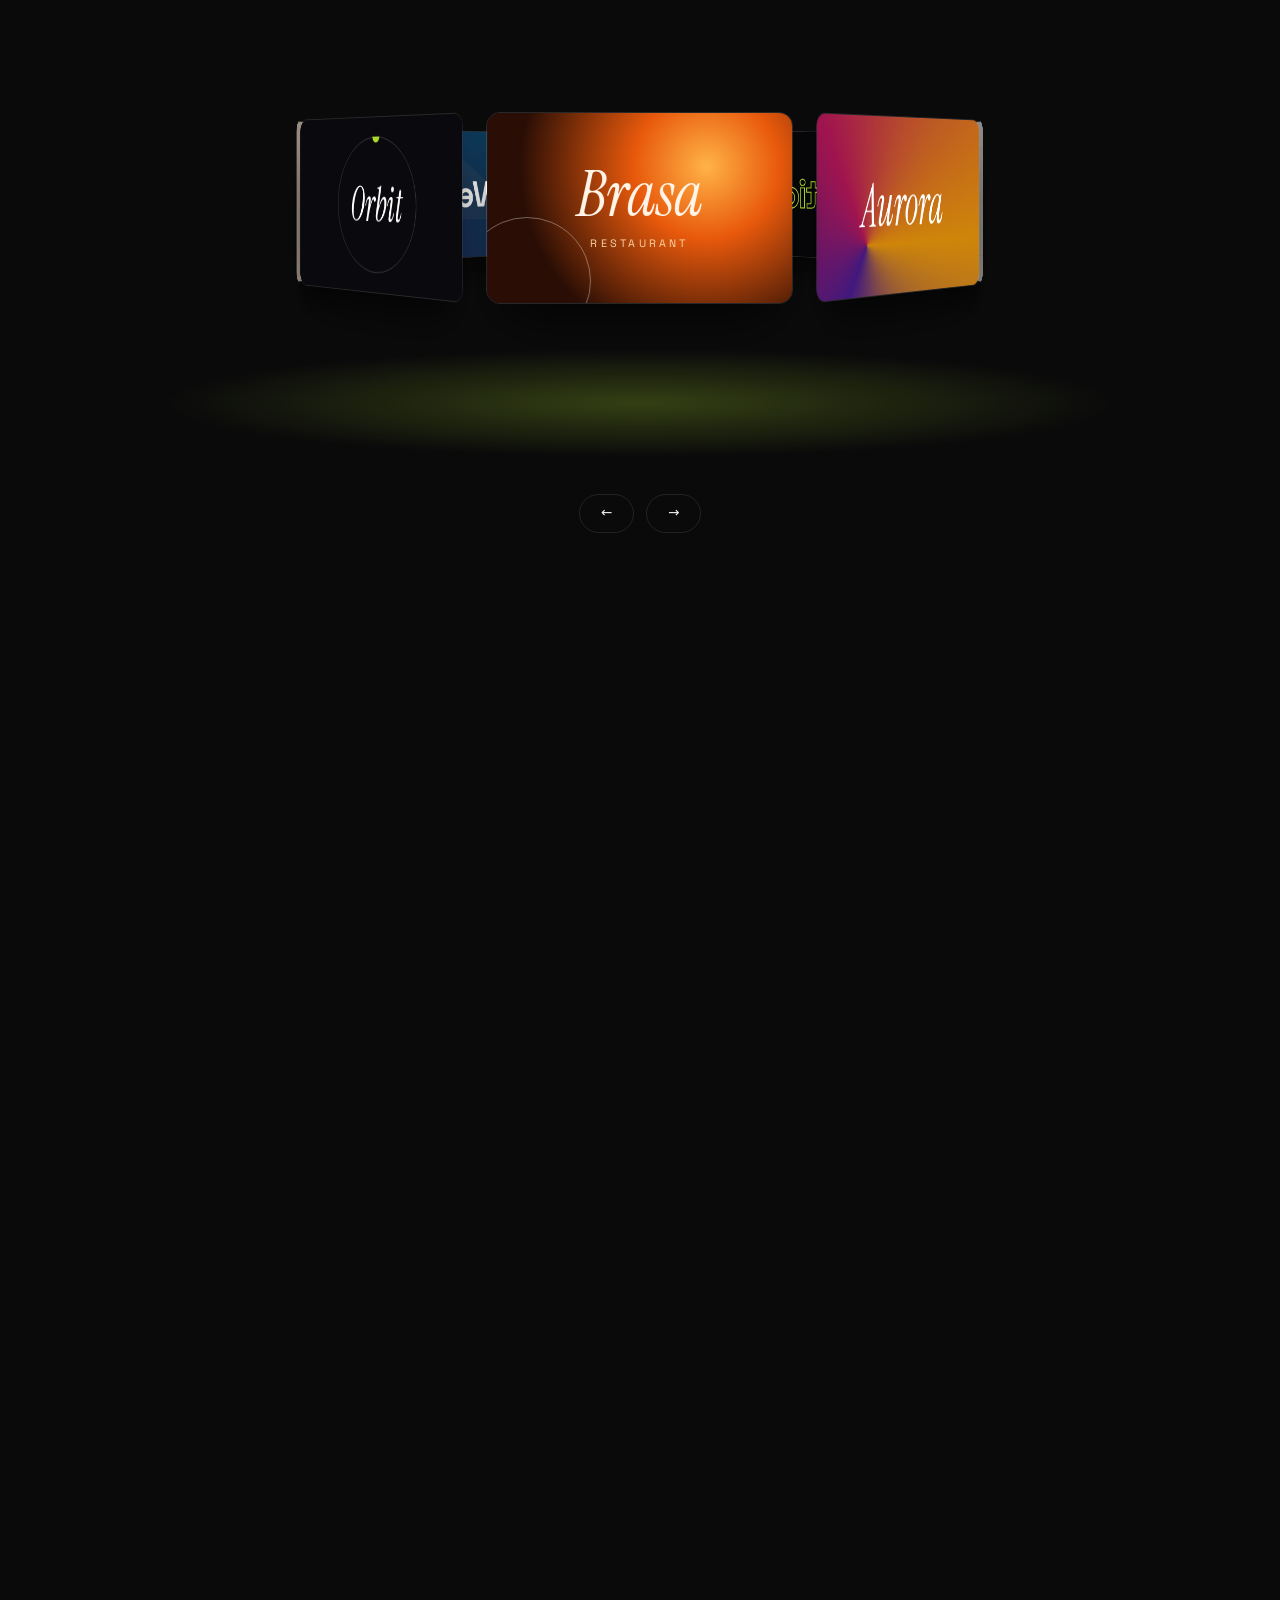
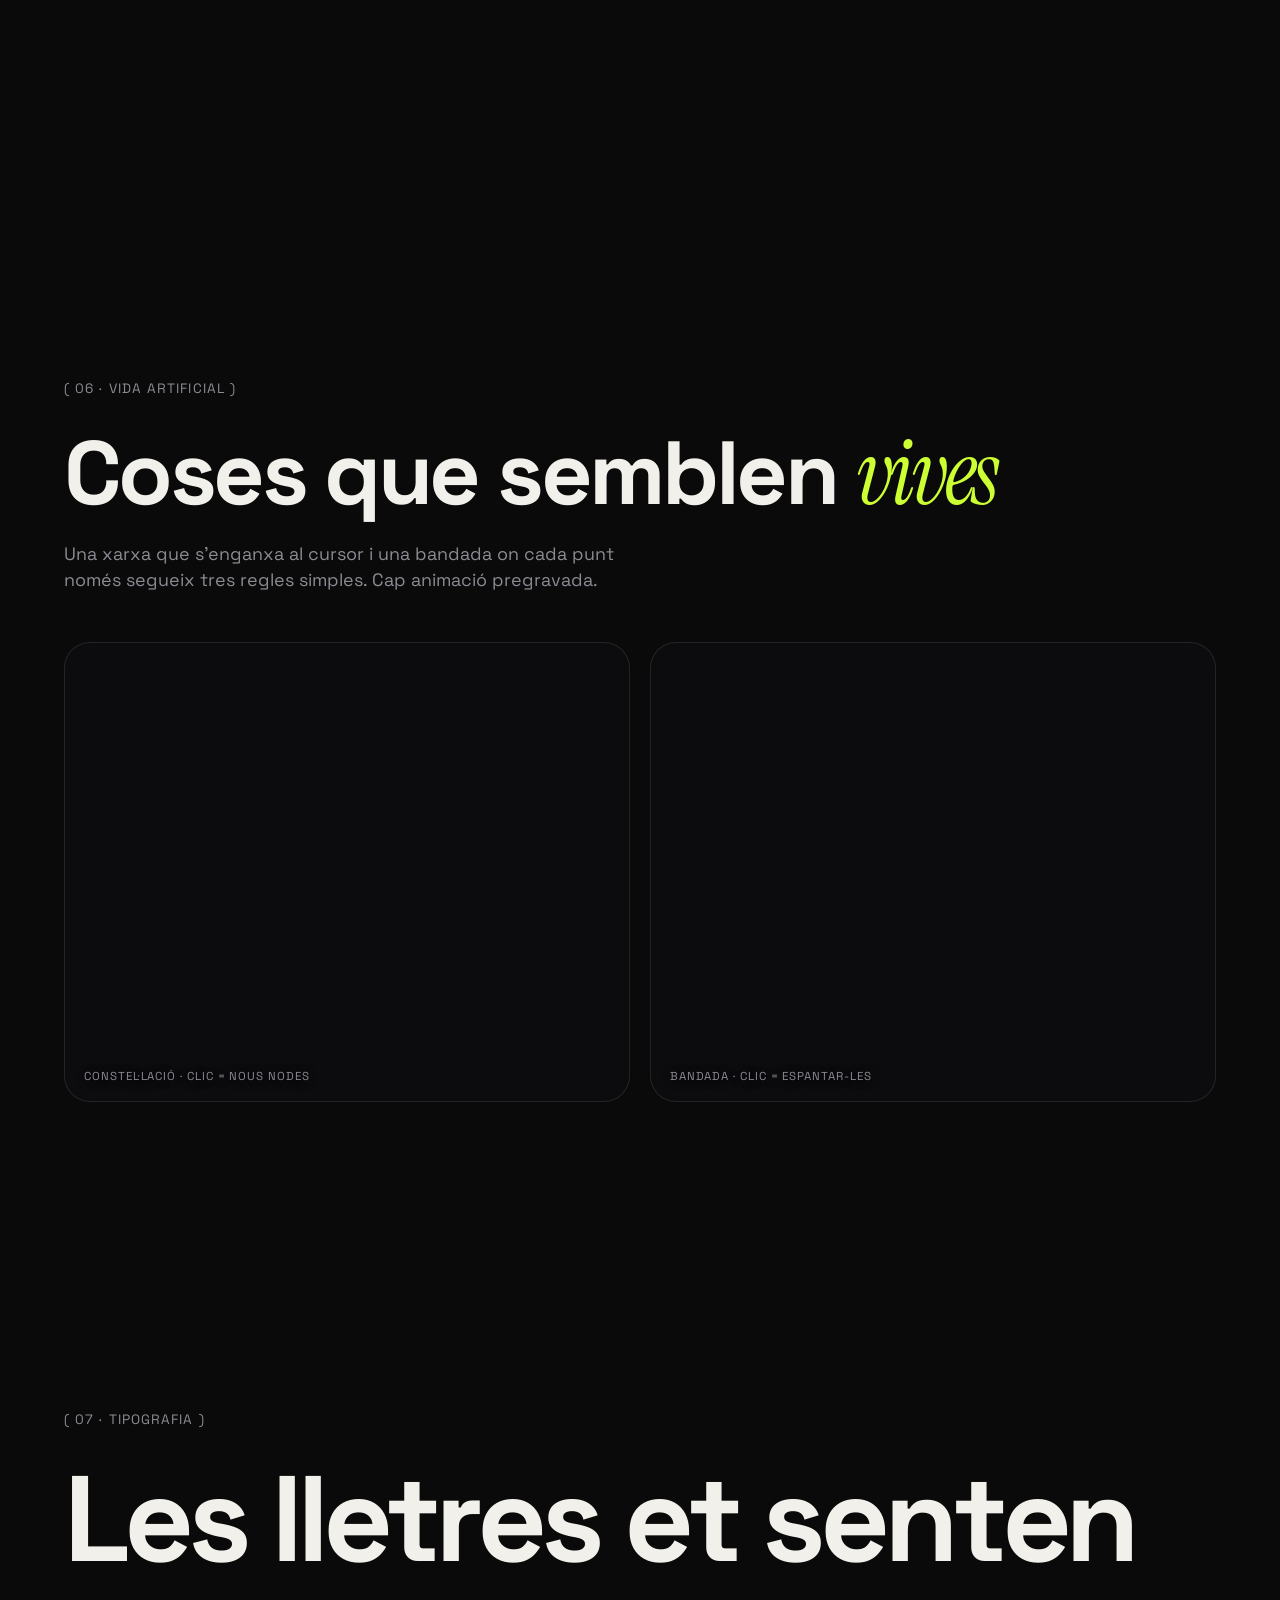
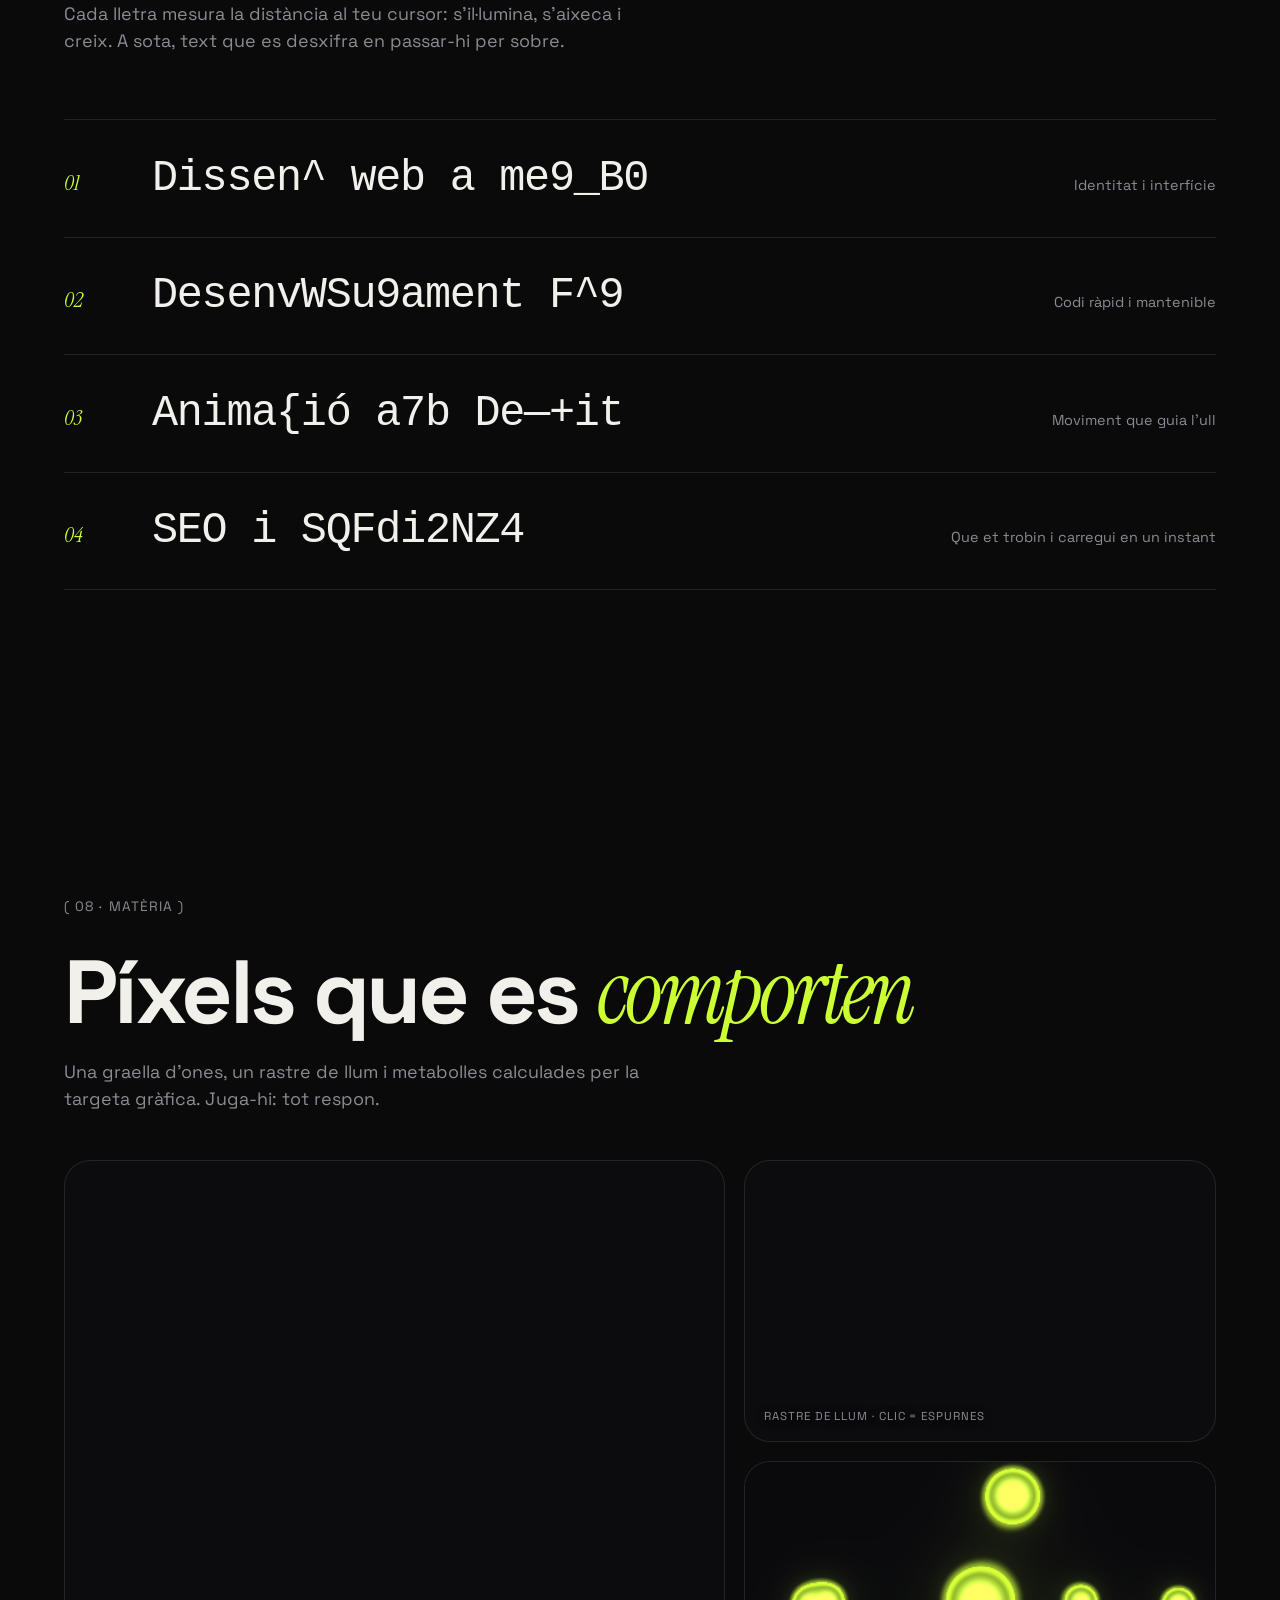
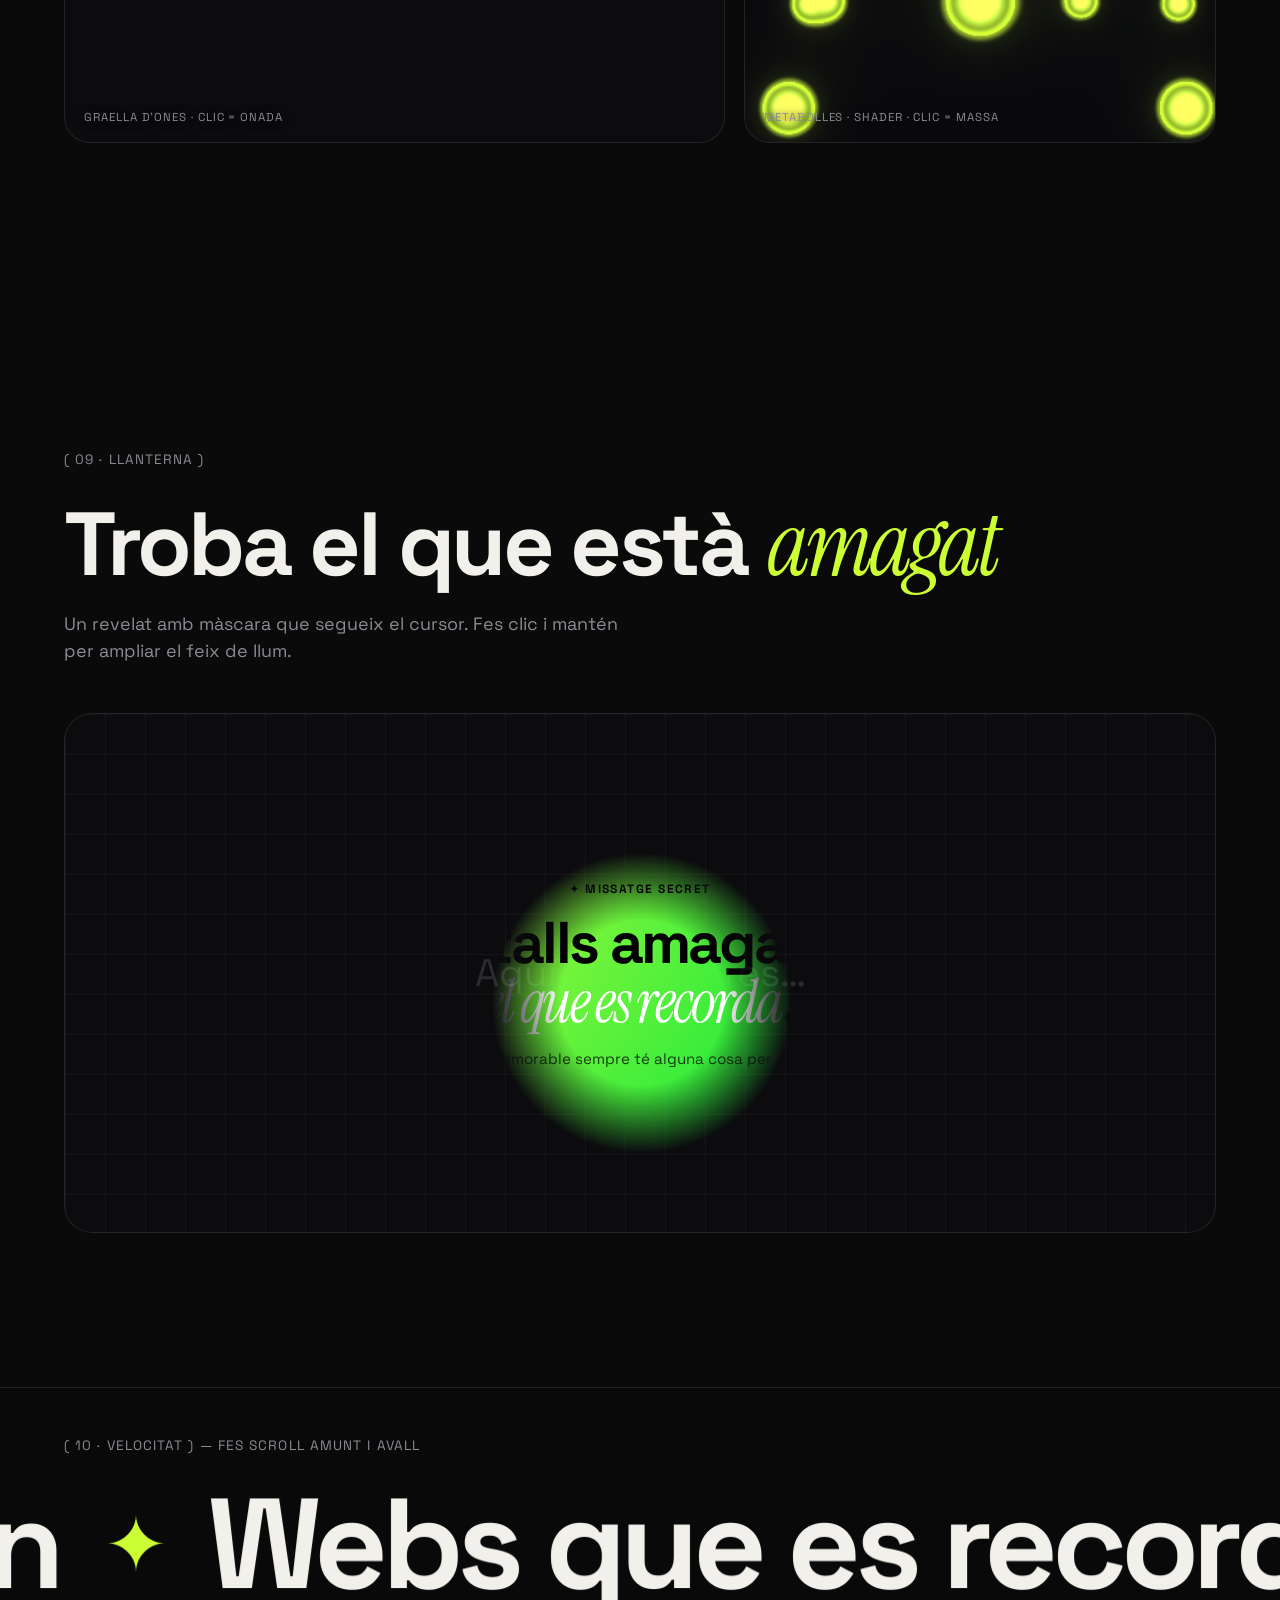
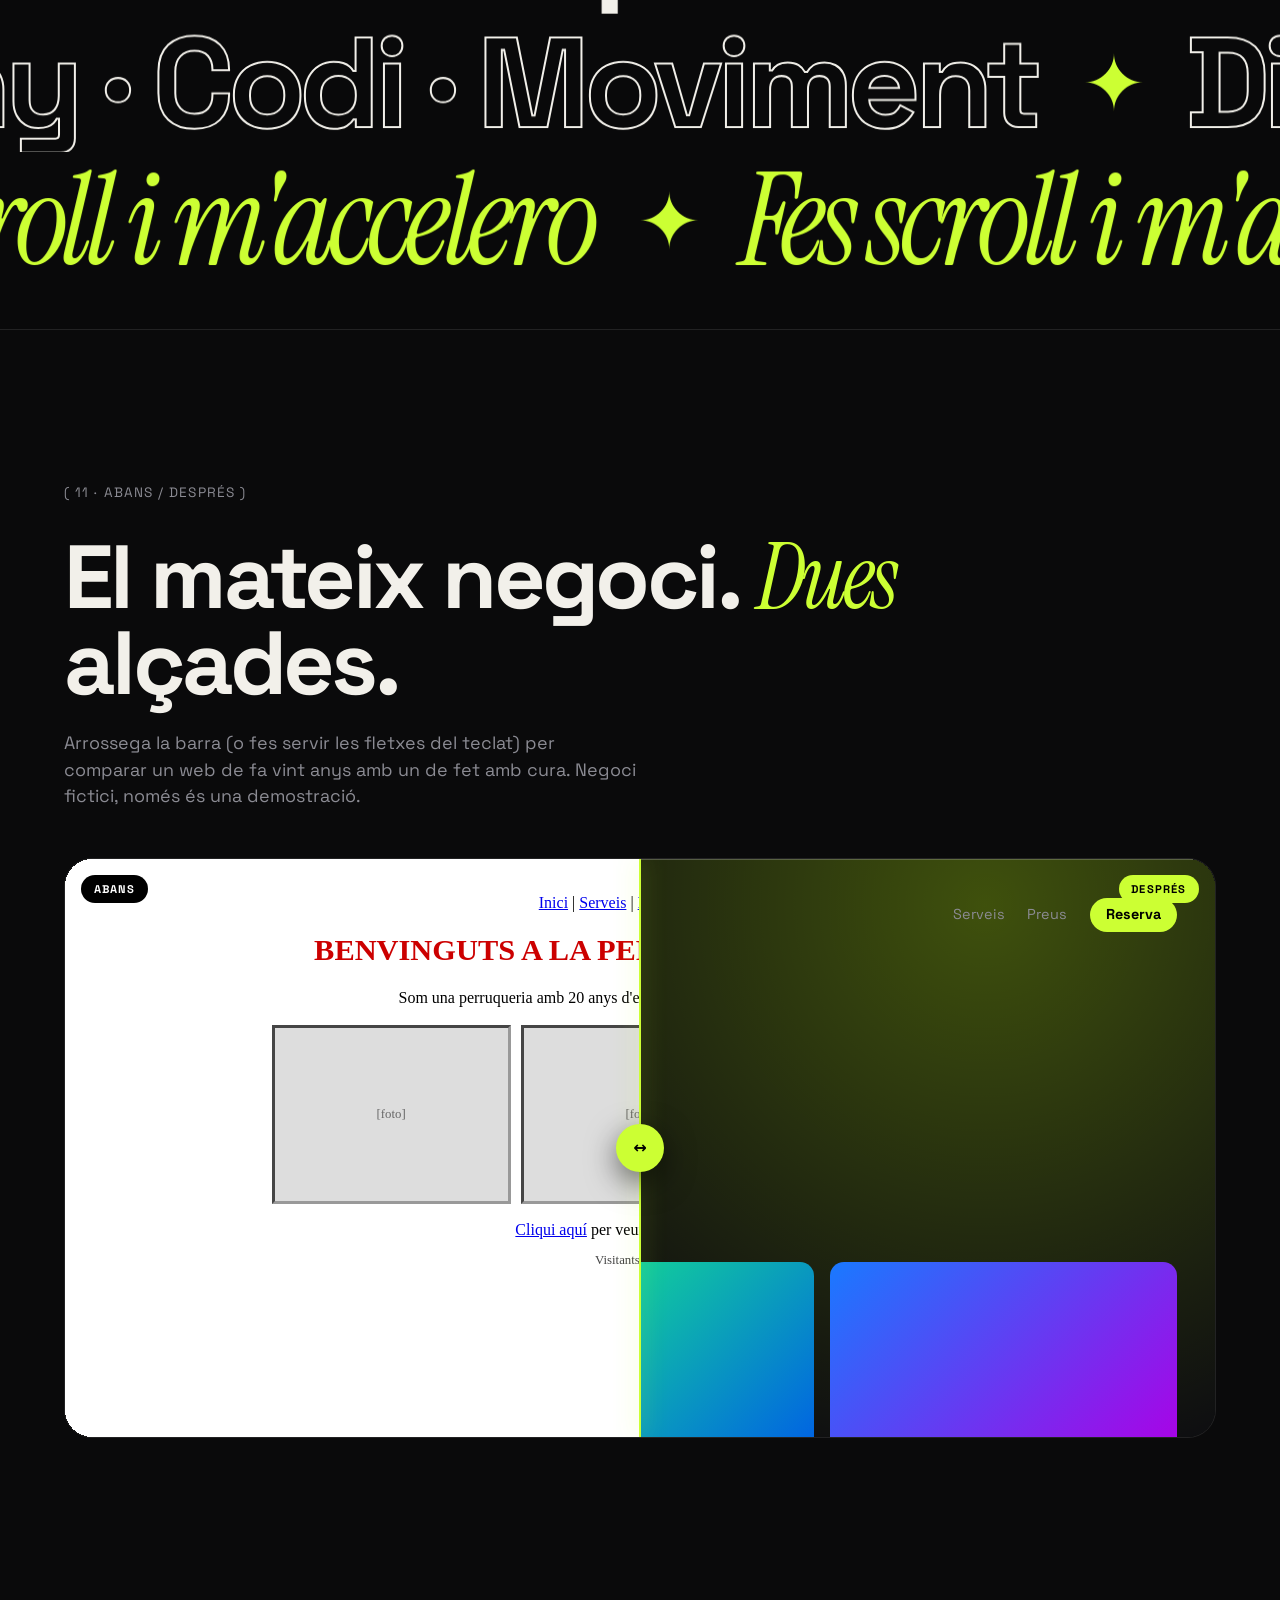
<file: lab.html>
<!DOCTYPE html>
<html lang="ca">
<head>
  <meta charset="UTF-8">
  <meta name="viewport" content="width=device-width, initial-scale=1">
  <title>Laboratori · Experiments web en 3D i shaders | Jan Molist</title>
  <meta name="description" content="Experiments en 3D, shaders i partícules. El laboratori on Jan Molist trenca les regles del disseny web: 21 demostracions interactives.">
  <meta name="theme-color" content="#0a0a0b">
  <meta name="author" content="Jan Molist">
  <meta name="robots" content="index,follow,max-image-preview:large">
  <link rel="canonical" href="https://elteudomini.cat/lab.html">

  <!-- Xarxes socials -->
  <meta property="og:type" content="website">
  <meta property="og:site_name" content="Jan Molist">
  <meta property="og:locale" content="ca_ES">
  <meta property="og:title" content="Laboratori · Experiments web en 3D i shaders">
  <meta property="og:description" content="21 experiments interactius: shaders WebGL, 3D amb CSS, partícules i eines reals. Aquí trenco les regles.">
  <meta property="og:url" content="https://elteudomini.cat/lab.html">
  <meta property="og:image" content="https://elteudomini.cat/og.png">
  <meta property="og:image:width" content="1200">
  <meta property="og:image:height" content="630">
  <meta property="og:image:alt" content="Laboratori de Jan Molist">
  <meta name="twitter:card" content="summary_large_image">
  <meta name="twitter:title" content="Laboratori · Experiments web en 3D i shaders">
  <meta name="twitter:description" content="21 experiments interactius: shaders WebGL, 3D amb CSS, partícules i eines reals.">
  <meta name="twitter:image" content="https://elteudomini.cat/og.png">

  <!-- Icones -->
  <link rel="icon" href="favicon.svg" type="image/svg+xml">
  <link rel="icon" href="favicon-32.png" sizes="32x32" type="image/png">
  <link rel="apple-touch-icon" href="apple-touch-icon.png">

  <link rel="preload" href="fonts/space-grotesk-latin-400-normal.woff2" as="font" type="font/woff2" crossorigin>
  <link rel="preload" href="fonts/instrument-serif-latin-400-normal.woff2" as="font" type="font/woff2" crossorigin>
  <link rel="stylesheet" href="style.css">
  <link rel="stylesheet" href="cases.css">
  <link rel="stylesheet" href="seccions.css">
  <link rel="stylesheet" href="extras.css">
  <link rel="stylesheet" href="lab.css">

  <!-- Qui ja ha vist la pantalla de càrrega en aquesta sessió, no la torna a veure -->
  <script>
    try {
      if (sessionStorage.getItem('jm-seen')) document.documentElement.classList.add('seen');
      addEventListener('load', function () { try { sessionStorage.setItem('jm-seen', '1'); } catch (e) {} });
    } catch (e) {}
  </script>

  <noscript>
    <style>
      .loader{display:none}
      body.loading{overflow:auto}
      .line>span{transform:none}
      .reveal,.hero-top,.hero-bottom{opacity:1;transform:none}
    </style>
  </noscript>
</head>

<body class="loading">

  <!-- Pantalla de càrrega -->
  <div class="loader" aria-hidden="true">
    <div class="loader-inner">
      <span class="loader-name">Laboratori</span>
      <span class="loader-num">0</span>
    </div>
    <div class="loader-bar"><i></i></div>
  </div>

  <div class="progress" aria-hidden="true"><i></i></div>
  <div class="cursor" aria-hidden="true"></div>
  <div class="cursor-label" aria-hidden="true"></div>
  <div class="glow" aria-hidden="true"></div>

  <!-- Navegació -->
  <header class="nav">
    <a href="index.html" class="logo" data-magnetic>JM<span>.</span></a>

    <nav class="links" aria-label="Principal">
      <a href="index.html">Inici</a>
      <a href="#cub">3D</a>
      <a href="#vida">Vida</a>
      <a href="#tipografia">Tipografia</a>
      <a href="#materia">Matèria</a>
      <a href="#eines">Eines</a>
    </nav>

    <div class="nav-right">
      <div class="hues" role="group" aria-label="Canvia el color d'accent">
        <button style="--h:75" data-hue="75" aria-label="Llima"></button>
        <button style="--h:18" data-hue="18" aria-label="Taronja"></button>
        <button style="--h:320" data-hue="320" aria-label="Rosa"></button>
        <button style="--h:265" data-hue="265" aria-label="Violeta"></button>
        <button style="--h:190" data-hue="190" aria-label="Cian"></button>
      </div>
      <a href="index.html#contacte" class="btn btn-sm" data-magnetic>Parlem</a>
    </div>
  </header>

  <main>

    <!-- ===================== HERO AMB SHADER ===================== -->
    <section class="hero lab-hero" id="inici">
      <canvas id="fluid" class="fluid" aria-hidden="true"></canvas>

      <div class="hero-top">
        <span class="pill"><i class="dot"></i> Laboratori · 21 experiments</span>
      </div>

      <h1 class="hero-title" aria-label="Aquí trenco les regles.">
        <span class="line"><span>Aquí trenco</span></span>
        <span class="line"><span>les <em>regles</em>.</span></span>
      </h1>

      <div class="hero-bottom">
        <p class="hero-lead">
          Shaders, 3D i partícules. Tot allò que no cap en un web de plantilla… i que fa que un client digui «vull això».
        </p>
        <div class="hero-cta">
          <a class="btn" href="#particules" data-magnetic>Entrar al laboratori <span>↓</span></a>
          <a class="btn btn-ghost" href="index.html" data-magnetic>← Tornar a l'inici</a>
        </div>
      </div>

      <p class="hint">Mou el cursor · Fes clic i mantén premut</p>
    </section>

    <!-- ===================== 01 · PARTÍCULES ===================== -->
    <section class="section" id="particules">
      <p class="eyebrow reveal">( 01 · Partícules )</p>
      <h2 class="h2 reveal">Toca les <em>lletres</em></h2>
      <p class="lead reveal">Cada punt és una partícula amb la seva pròpia física. Passa-hi el cursor per escampar-les i fes clic per fer-les explotar.</p>

      <div class="ptext-wrap reveal" data-cursor="Toca">
        <canvas id="ptext"></canvas>
        <span class="ptext-hint">Clic = explosió ✦</span>
      </div>
    </section>

    <!-- ===================== 02 · CUB 3D ===================== -->
    <section class="section" id="cub">
      <div class="cube-wrap">
        <div class="cube-copy">
          <p class="eyebrow reveal">( 02 · 3D real )</p>
          <h2 class="h2 reveal">Agafa'l i <em>gira'l</em></h2>
          <p class="lead reveal">Un cub 3D fet només amb CSS, amb inèrcia, una llum que il·lumina cada cara segons com el giris i una ombra que respira al terra.</p>
          <div class="chips-row reveal"><span>CSS 3D</span><span>Inèrcia</span><span>Il·luminació</span><span>0 llibreries</span></div>
        </div>

        <div class="cube-stage reveal" data-cursor="Arrossega">
          <div class="cube-floor"></div>
          <div class="cube-shadow"></div>
          <div class="cube-float">
            <div class="cube">
              <div class="face f0"><div class="screen s1"><div class="s1-in"><span class="s1-title">Brasa</span><span class="s1-sub">Cuina a la llenya</span></div></div></div>
              <div class="face f1"><div class="screen s2"><span class="s2-word">NORD</span><div class="s2-block"></div><div class="s2-dot"></div></div></div>
              <div class="face f2"><div class="screen s3">
                <div class="s3-kpi"><b>+248%</b><small>Visites</small></div>
                <div class="s3-bars">
                  <i style="--h:35%;--i:0"></i><i style="--h:55%;--i:1"></i><i style="--h:42%;--i:2"></i><i style="--h:70%;--i:3"></i>
                  <i style="--h:58%;--i:4"></i><i style="--h:85%;--i:5"></i><i style="--h:66%;--i:6"></i><i style="--h:100%;--i:7"></i>
                </div></div></div>
              <div class="face f3"><div class="screen s4"><div></div><div></div><div></div></div></div>
              <div class="face f4"><div class="screen face-top"><b>JM<em>.</em></b></div></div>
              <div class="face f5"><div class="screen face-bottom"></div></div>
            </div>
          </div>
        </div>
      </div>
    </section>

    <!-- ===================== 03 · TÚNEL DE PROFUNDITAT ===================== -->
    <section class="tunnel" id="tunel">
      <div class="tunnel-sticky">
        <p class="tunnel-label">( 03 · Profunditat ) — Fes scroll</p>

        <div class="t-floor" aria-hidden="true"></div>

        <div class="tunnel-cam">
          <div class="tunnel-scene">
            <div class="t-layer"><span>Idea</span></div>
            <div class="t-layer"><span>Disseny</span></div>
            <div class="t-layer"><span>Codi</span></div>
            <div class="t-layer"><span>Moviment</span></div>
            <div class="t-layer"><span>Impacte</span></div>
          </div>
        </div>

        <div class="tunnel-bar" aria-hidden="true"><i></i></div>
      </div>
    </section>

    <!-- ===================== 04 · GALERIA GIRATÒRIA ===================== -->
    <section class="section" id="galeria">
      <p class="eyebrow reveal">( 04 · Galeria )</p>
      <h2 class="h2 reveal">Una galeria que <em>gira</em></h2>
      <p class="lead reveal">Vuit peces en un anell 3D. Arrossega, fes servir les fletxes o simplement deixa-la anar.</p>

      <div class="ring-stage reveal" data-cursor="Arrossega">
        <div class="ring-floor"></div>
        <div class="ring">
          <div class="ring-card"><div class="screen s1"><div class="s1-in"><span class="s1-title">Brasa</span><span class="s1-sub">Restaurant</span></div></div></div>
          <div class="ring-card"><div class="screen k k1"><span>Aurora</span></div></div>
          <div class="ring-card"><div class="screen s2"><span class="s2-word">NORD</span><div class="s2-block"></div><div class="s2-dot"></div></div></div>
          <div class="ring-card"><div class="screen k k2"><span>Kinetic</span></div></div>
          <div class="ring-card"><div class="screen s3">
            <div class="s3-kpi"><b>+248%</b><small>Visites</small></div>
            <div class="s3-bars">
              <i style="--h:35%;--i:0"></i><i style="--h:55%;--i:1"></i><i style="--h:42%;--i:2"></i><i style="--h:70%;--i:3"></i>
              <i style="--h:58%;--i:4"></i><i style="--h:85%;--i:5"></i><i style="--h:66%;--i:6"></i><i style="--h:100%;--i:7"></i>
            </div></div></div>
          <div class="ring-card"><div class="screen k k3"><span>Vertex</span></div></div>
          <div class="ring-card"><div class="screen s4"><div></div><div></div><div></div></div></div>
          <div class="ring-card"><div class="screen k k4"><span>Orbit</span></div></div>
        </div>
      </div>

      <div class="ring-ctrl">
        <button class="btn btn-ghost btn-sm" data-ring="-1" aria-label="Anterior">←</button>
        <button class="btn btn-ghost btn-sm" data-ring="1" aria-label="Següent">→</button>
      </div>
    </section>

    <!-- ===================== 05 · TARGETES AMB PROFUNDITAT ===================== -->
    <section class="section" id="capes">
      <p class="eyebrow reveal">( 05 · Capes )</p>
      <h2 class="h2 reveal">Cada element, a la seva <em>alçada</em></h2>
      <p class="lead reveal">Mou el cursor per sobre: les capes se separen, la llum les segueix i l'ombra es desplaça. Així es crea la sensació de tenir-ho a les mans.</p>

      <div class="depth-grid reveal">

        <article class="depth-card dc1">
          <span class="dc-tag dc-l" style="--z:40px">01 · Marca</span>
          <div class="dc-orb dc-l" style="--z:30px"></div>
          <div class="dc-ring dc-l" style="--z:60px"></div>
          <div class="dc-chip dc-l" style="--z:120px">Logo</div>
          <div class="dc-title dc-l" style="--z:80px">
            <h3>Identitat<br><em>visual</em></h3>
            <p>Logo, color i tipografia que es recorden.</p>
          </div>
        </article>

        <article class="depth-card dc2">
          <span class="dc-tag dc-l" style="--z:40px">02 · Interfície</span>
          <div class="dc-win dc-l" style="--z:30px">
            <div class="dc-bar"><i></i><i></i><i></i></div>
            <div class="dc-lines"><b></b><b></b><b></b></div>
          </div>
          <div class="dc-chart dc-l" style="--z:70px">
            <i style="--h:40%"></i><i style="--h:65%"></i><i style="--h:50%"></i><i style="--h:90%"></i><i style="--h:70%"></i>
          </div>
          <div class="dc-btn dc-l" style="--z:120px">Comprar →</div>
          <div class="dc-title dc-l" style="--z:80px">
            <h3>Webs que<br><em>converteixen</em></h3>
            <p>Interfícies clares amb detalls que fan la diferència.</p>
          </div>
        </article>

        <article class="depth-card dc3">
          <span class="dc-tag dc-l" style="--z:40px">03 · Moviment</span>
          <div class="dc-orbit o1 dc-l" style="--z:20px"></div>
          <div class="dc-orbit o2 dc-l" style="--z:60px"></div>
          <div class="dc-core dc-l" style="--z:110px"></div>
          <div class="dc-title dc-l" style="--z:80px">
            <h3>Animació<br><em>amb sentit</em></h3>
            <p>Moviment que guia l'ull i explica la marca.</p>
          </div>
        </article>

      </div>
    </section>

    <!-- ===================== 06 · VIDA ARTIFICIAL (exp. 7 i 8) ===================== -->
    <section class="section" id="vida">
      <p class="eyebrow reveal">( 06 · Vida artificial )</p>
      <h2 class="h2 reveal">Coses que semblen <em>vives</em></h2>
      <p class="lead reveal">Una xarxa que s'enganxa al cursor i una bandada on cada punt només segueix tres regles simples. Cap animació pregravada.</p>

      <div class="duo reveal">
        <figure class="stage" data-cursor="Mou">
          <canvas id="net"></canvas>
          <figcaption>Constel·lació · clic = nous nodes</figcaption>
        </figure>
        <figure class="stage" data-cursor="Espanta">
          <canvas id="flock"></canvas>
          <figcaption>Bandada · clic = espantar-les</figcaption>
        </figure>
      </div>
    </section>

    <!-- ===================== 07 · TIPOGRAFIA (exp. 9 i 10) ===================== -->
    <section class="section" id="tipografia">
      <p class="eyebrow reveal">( 07 · Tipografia )</p>
      <h2 class="kinetic" data-text="Les lletres et senten" data-cursor="Mou">Les lletres et senten</h2>
      <p class="lead reveal">Cada lletra mesura la distància al teu cursor: s'il·lumina, s'aixeca i creix. A sota, text que es desxifra en passar-hi per sobre.</p>

      <ul class="scr-list reveal">
        <li><span class="scr-n">01</span><span class="scr-t" data-scramble="Disseny web a mesura"></span><span class="scr-d">Identitat i interfície</span></li>
        <li><span class="scr-n">02</span><span class="scr-t" data-scramble="Desenvolupament net"></span><span class="scr-d">Codi ràpid i mantenible</span></li>
        <li><span class="scr-n">03</span><span class="scr-t" data-scramble="Animació amb sentit"></span><span class="scr-d">Moviment que guia l'ull</span></li>
        <li><span class="scr-n">04</span><span class="scr-t" data-scramble="SEO i rendiment"></span><span class="scr-d">Que et trobin i carregui en un instant</span></li>
      </ul>
    </section>

    <!-- ===================== 08 · MATÈRIA (exp. 11, 12 i 13) ===================== -->
    <section class="section" id="materia">
      <p class="eyebrow reveal">( 08 · Matèria )</p>
      <h2 class="h2 reveal">Píxels que es <em>comporten</em></h2>
      <p class="lead reveal">Una graella d'ones, un rastre de llum i metabolles calculades per la targeta gràfica. Juga-hi: tot respon.</p>

      <div class="matter reveal">
        <figure class="stage m-wave" data-cursor="Toca">
          <canvas id="wave"></canvas>
          <figcaption>Graella d'ones · clic = onada</figcaption>
        </figure>
        <figure class="stage m-trail" data-cursor="Dibuixa">
          <canvas id="trail"></canvas>
          <figcaption>Rastre de llum · clic = espurnes</figcaption>
        </figure>
        <figure class="stage m-blobs" data-cursor="Mou">
          <canvas id="blobs"></canvas>
          <figcaption>Metabolles · shader · clic = massa</figcaption>
        </figure>
      </div>
    </section>

    <!-- ===================== 09 · LLANTERNA (exp. 14) ===================== -->
    <section class="section" id="llanterna">
      <p class="eyebrow reveal">( 09 · Llanterna )</p>
      <h2 class="h2 reveal">Troba el que està <em>amagat</em></h2>
      <p class="lead reveal">Un revelat amb màscara que segueix el cursor. Fes clic i mantén per ampliar el feix de llum.</p>

      <div class="flash reveal" data-cursor="Il·lumina">
        <div class="fl-layer fl-base" aria-hidden="true">
          <p>Aquí no hi ha res…</p>
        </div>
        <div class="fl-layer fl-lit">
          <div>
            <span class="fl-tag">✦ Missatge secret</span>
            <p>Els detalls amagats són <em>el que es recorda</em>.</p>
            <small>Un web memorable sempre té alguna cosa per descobrir.</small>
          </div>
        </div>
      </div>
    </section>

    <!-- ===================== 10 · VELOCITAT (exp. 15) ===================== -->
    <section class="vmarq" id="velocitat" aria-label="Marquee que reacciona al scroll">
      <p class="vm-label">( 10 · Velocitat ) — Fes scroll amunt i avall</p>
      <div class="vm-row" data-text="Webs que es recorden"><div class="vm-track"></div></div>
      <div class="vm-row outline" data-text="Disseny · Codi · Moviment"><div class="vm-track"></div></div>
      <div class="vm-row serif" data-text="Fes scroll i m'accelero"><div class="vm-track"></div></div>
    </section>

    <!-- ===================== 11 · ABANS / DESPRÉS (exp. 16) ===================== -->
    <section class="section" id="abans">
      <p class="eyebrow reveal">( 11 · Abans / Després )</p>
      <h2 class="h2 reveal">El mateix negoci. <em>Dues</em> alçades.</h2>
      <p class="lead reveal">Arrossega la barra (o fes servir les fletxes del teclat) per comparar un web de fa vint anys amb un de fet amb cura. Negoci fictici, només és una demostració.</p>

      <div class="ba reveal" data-cursor="Arrossega">
        <div class="ba-before" aria-hidden="true">
          <div class="bp-old">
            <p class="bo-nav"><u>Inici</u> | <u>Serveis</u> | <u>Preus</u> | <u>Contacte</u></p>
            <h4>BENVINGUTS A LA PERRUQUERIA MARIA!!!</h4>
            <p>Som una perruqueria amb 20 anys d'experiència. Truqui'ns al 93 000 00 00.</p>
            <div class="bo-pics"><span>[foto]</span><span>[foto]</span><span>[foto]</span></div>
            <p><u>Cliqui aquí</u> per veure els nostres preus.</p>
            <p class="bo-count">Visitants: 000412</p>
          </div>
        </div>

        <div class="ba-after" aria-hidden="true">
          <div class="bp-new">
            <div class="bn-nav"><b>Maria<em>.</em></b><span>Serveis</span><span>Preus</span><span class="bn-cta">Reserva</span></div>
            <h4>El teu cabell,<br><em>a les millors mans.</em></h4>
            <p>Talls, color i cura capil·lar. Reserva en 30 segons.</p>
            <span class="bn-btn">Reserva cita →</span>
            <div class="bn-cards"><i></i><i></i><i></i></div>
          </div>
        </div>

        <span class="ba-tag ba-tag-l">Abans</span>
        <span class="ba-tag ba-tag-r">Després</span>

        <div class="ba-handle" role="slider" tabindex="0" aria-label="Compara l'abans i el després" aria-valuemin="0" aria-valuemax="100" aria-valuenow="50">
          <span class="ba-knob">↔</span>
        </div>
      </div>
    </section>

    <!-- ===================== 12 · EINES REALS (exp. 17 a 21) ===================== -->
    <section class="section" id="eines">
      <p class="eyebrow reveal">( 12 · Eines reals )</p>
      <h2 class="h2 reveal">Quan el client <em>interactua</em>, converteix</h2>
      <p class="lead reveal">Cinc eines que funcionen de debò: pressupostador, mesurador de rendiment, laboratori de color, formulari amb validació i mode clar/fosc. Això és el que un web pot fer pel teu negoci.</p>

      <!-- 17 · Pressupostador -->
      <div class="tool-head reveal" id="pressupostador"><span class="tool-n">17</span><div><h3>Pressupostador interactiu</h3><p>Tria el que necessites i veuràs una estimació a l'instant. (Preus de mostra.)</p></div></div>
      <div class="quote tool reveal">
        <div class="q-form">
          <fieldset>
            <legend>Tipus de web</legend>
            <label class="opt"><input type="radio" name="q-type" value="landing"><span>Landing page</span></label>
            <label class="opt"><input type="radio" name="q-type" value="corporate" checked><span>Web corporativa</span></label>
            <label class="opt"><input type="radio" name="q-type" value="shop"><span>Botiga en línia</span></label>
          </fieldset>

          <div class="q-range">
            <label for="q-pages">Pàgines</label>
            <output id="q-pages-o">5</output>
            <input type="range" id="q-pages" min="1" max="15" value="5">
          </div>

          <fieldset>
            <legend>Extres</legend>
            <label class="opt"><input type="checkbox" name="q-extra" value="seo"><span>SEO tècnic</span></label>
            <label class="opt"><input type="checkbox" name="q-extra" value="anim"><span>Animacions a mesura</span></label>
            <label class="opt"><input type="checkbox" name="q-extra" value="i18n"><span>Multiidioma</span></label>
            <label class="opt"><input type="checkbox" name="q-extra" value="blog"><span>Blog</span></label>
            <label class="opt"><input type="checkbox" name="q-extra" value="stat"><span>Analítica</span></label>
          </fieldset>

          <fieldset>
            <legend>Termini</legend>
            <label class="opt"><input type="radio" name="q-pace" value="calm"><span>Sense pressa</span></label>
            <label class="opt"><input type="radio" name="q-pace" value="normal" checked><span>Normal</span></label>
            <label class="opt"><input type="radio" name="q-pace" value="rush"><span>Urgent</span></label>
          </fieldset>
        </div>

        <aside class="q-result" aria-live="polite">
          <p class="q-label">Estimació orientativa</p>
          <p class="q-price"><span id="q-min">0</span> – <span id="q-max">0</span> <small>€</small></p>
          <p class="q-time">Uns <b id="q-weeks">0</b> setmanes</p>
          <ul class="q-break"></ul>
          <div class="q-actions">
            <button class="btn" id="q-mail" type="button">Enviar per correu</button>
            <button class="btn btn-ghost" id="q-copy" type="button">Copia el resum</button>
          </div>
        </aside>
      </div>

      <!-- 18 i 21 · Rendiment + tema -->
      <div class="duo duo-tools">
        <div>
          <div class="tool-head reveal"><span class="tool-n">18</span><div><h3>Rendiment en directe</h3><p>Mesurat al teu navegador, ara mateix.</p></div></div>
          <div class="perf tool reveal">
            <div class="pf-fps"><div><b id="pf-fps">—</b><span>FPS</span></div><canvas id="fps-cv"></canvas></div>
            <ul class="pf-grid">
              <li><span>Càrrega</span><b id="pf-load">…</b></li>
              <li><span>Primer pintat</span><b id="pf-fcp">…</b></li>
              <li><span>Contingut principal</span><b id="pf-lcp">…</b></li>
              <li><span>Pes transferit</span><b id="pf-size">…</b></li>
              <li><span>Peticions</span><b id="pf-req">…</b></li>
              <li><span>Nodes DOM</span><b id="pf-dom">…</b></li>
              <li><span>Memòria JS</span><b id="pf-mem">…</b></li>
              <li><span>Connexió</span><b id="pf-net">…</b></li>
            </ul>
          </div>
        </div>

        <div>
          <div class="tool-head reveal"><span class="tool-n">21</span><div><h3>Mode clar / fosc</h3><p>El canvi es revela en cercle des del botó.</p></div></div>
          <div class="theme reveal">
            <div class="th-view" data-theme="dark">
              <div class="th-nav"><b>JM.</b><span>Inici</span><span>Projectes</span><button class="th-toggle" type="button" aria-label="Canvia entre mode clar i fosc"></button></div>
              <div class="th-hero">
                <h3>El teu web, <em>de dia i de nit</em></h3>
                <p>Un mode clar i un mode fosc dissenyats amb la mateixa cura.</p>
                <span class="th-btn">Veure més</span>
              </div>
              <div class="th-cards"><i></i><i></i><i></i></div>
            </div>
          </div>
        </div>
      </div>

      <!-- 19 · Color -->
      <div class="tool-head reveal"><span class="tool-n">19</span><div><h3>Laboratori de color</h3><p>Genera una paleta, comprova el contrast d'accessibilitat i aplica el color a tot el web.</p></div></div>
      <div class="clab tool reveal">
        <div class="cl-ctrl">
          <label>To <output id="cl-h-o">75</output><input type="range" id="cl-h" min="0" max="360" value="75"></label>
          <label>Saturació <output id="cl-s-o">100</output>%<input type="range" id="cl-s" min="0" max="100" value="100"></label>
          <label>Lluminositat <output id="cl-l-o">60</output>%<input type="range" id="cl-l" min="0" max="100" value="60"></label>
          <div class="cl-actions">
            <button class="btn btn-sm" id="cl-apply" type="button">Aplica al web</button>
            <button class="btn btn-ghost btn-sm" id="cl-css" type="button">Copia el CSS</button>
          </div>
        </div>

        <div id="cl-pal" class="cl-pal"></div>

        <div class="cl-contrast">
          <h4>Contrast WCAG</h4>
          <div class="cl-row">
            <label>Text <input type="color" id="cl-fg" value="#d4ff3a"></label>
            <label>Fons <input type="color" id="cl-bg" value="#0a0a0b"></label>
            <button class="btn btn-ghost btn-sm" id="cl-swap" type="button" aria-label="Intercanvia text i fons">⇄</button>
          </div>
          <div id="cl-prev" class="cl-prev">Així es llegeix el teu text</div>
          <p class="cl-ratio"><b id="cl-r">0</b> : 1</p>
          <ul class="cl-badges">
            <li id="b-aa" data-ok="0">AA text</li>
            <li id="b-aal" data-ok="0">AA gran</li>
            <li id="b-aaa" data-ok="0">AAA</li>
          </ul>
        </div>
      </div>

      <!-- 20 · Formulari (ara envia de veritat: form.js + config.js) -->
      <div class="tool-head reveal"><span class="tool-n">20</span><div><h3>Formulari intel·ligent</h3><p>Validació en directe, comptador, confeti i enviament real.</p></div></div>
      <form class="sform tool reveal" novalidate>
        <div class="sf-grid">
          <div class="sf-field">
            <label for="sf-name">Nom</label>
            <input id="sf-name" type="text" data-rule="name" autocomplete="name" placeholder="Com et dius?">
            <span class="sf-err" aria-live="polite"></span>
          </div>
          <div class="sf-field">
            <label for="sf-email">Correu</label>
            <input id="sf-email" type="email" data-rule="email" autocomplete="email" placeholder="nom@empresa.cat">
            <span class="sf-err" aria-live="polite"></span>
          </div>
          <div class="sf-field sf-wide">
            <label for="sf-type">Tipus de projecte</label>
            <select id="sf-type" data-rule="type">
              <option value="">Tria una opció…</option>
              <option>Web corporativa</option>
              <option>Botiga en línia</option>
              <option>Landing page</option>
              <option>Una altra cosa</option>
            </select>
            <span class="sf-err" aria-live="polite"></span>
          </div>
          <div class="sf-field sf-wide">
            <label for="sf-msg">Explica'm el teu projecte</label>
            <textarea id="sf-msg" data-rule="msg" rows="4" maxlength="400" placeholder="Què necessites? Per a quan?"></textarea>
            <span class="sf-count" id="sf-count">0/400</span>
            <span class="sf-err" aria-live="polite"></span>
          </div>
        </div>

        <label class="sf-check"><input type="checkbox" id="sf-consent"><span>Accepto que em contacteu per respondre aquesta consulta.</span></label>
        <p class="sf-check-err" hidden>Cal que ho acceptis per poder enviar.</p>

        <button class="btn sf-send" type="submit">Enviar consulta</button>

        <div class="sf-done" hidden aria-live="polite">
          <h4>Gairebé fet! 🎉</h4>
          <p>Aquest formulari obre el teu programa de correu amb tot ja escrit.</p>
          <div class="sf-done-actions">
            <button class="btn" id="sf-mail" type="button">Obrir el correu</button>
            <button class="btn btn-ghost" id="sf-reset" type="button">Tornar a començar</button>
          </div>
        </div>
      </form>
    </section>

    <!-- ===================== CONTACTE ===================== -->
    <section class="section contact" id="contacte">
      <p class="eyebrow reveal">( I ara què? )</p>
      <h2 class="contact-title reveal">Imagina-ho al <em>teu</em> web.</h2>
      <div class="contact-actions reveal">
        <a class="btn" href="index.html#contacte" data-magnetic>Parlem del teu projecte</a>
        <a class="btn btn-ghost" href="index.html" data-magnetic>← Tornar a l'inici</a>
      </div>
    </section>

  </main>

  <footer class="footer">
    <span>© <span id="year">2026</span> Jan Molist</span>
    <span>Laboratori · HTML, CSS, JS i WebGL</span>
    <a href="#inici" data-magnetic>Tornar a dalt ↑</a>
  </footer>

  <script src="config.js" defer></script>
  <script src="a11y.js" defer></script>
  <script src="script.js" defer></script>
  <script src="lab.js" defer></script>
  <script src="preus.js" defer></script>
  <script src="form.js" defer></script>
  <script src="extras.js" defer></script>
  <script src="i18n.js" defer></script>
</body>
</html>
</file>
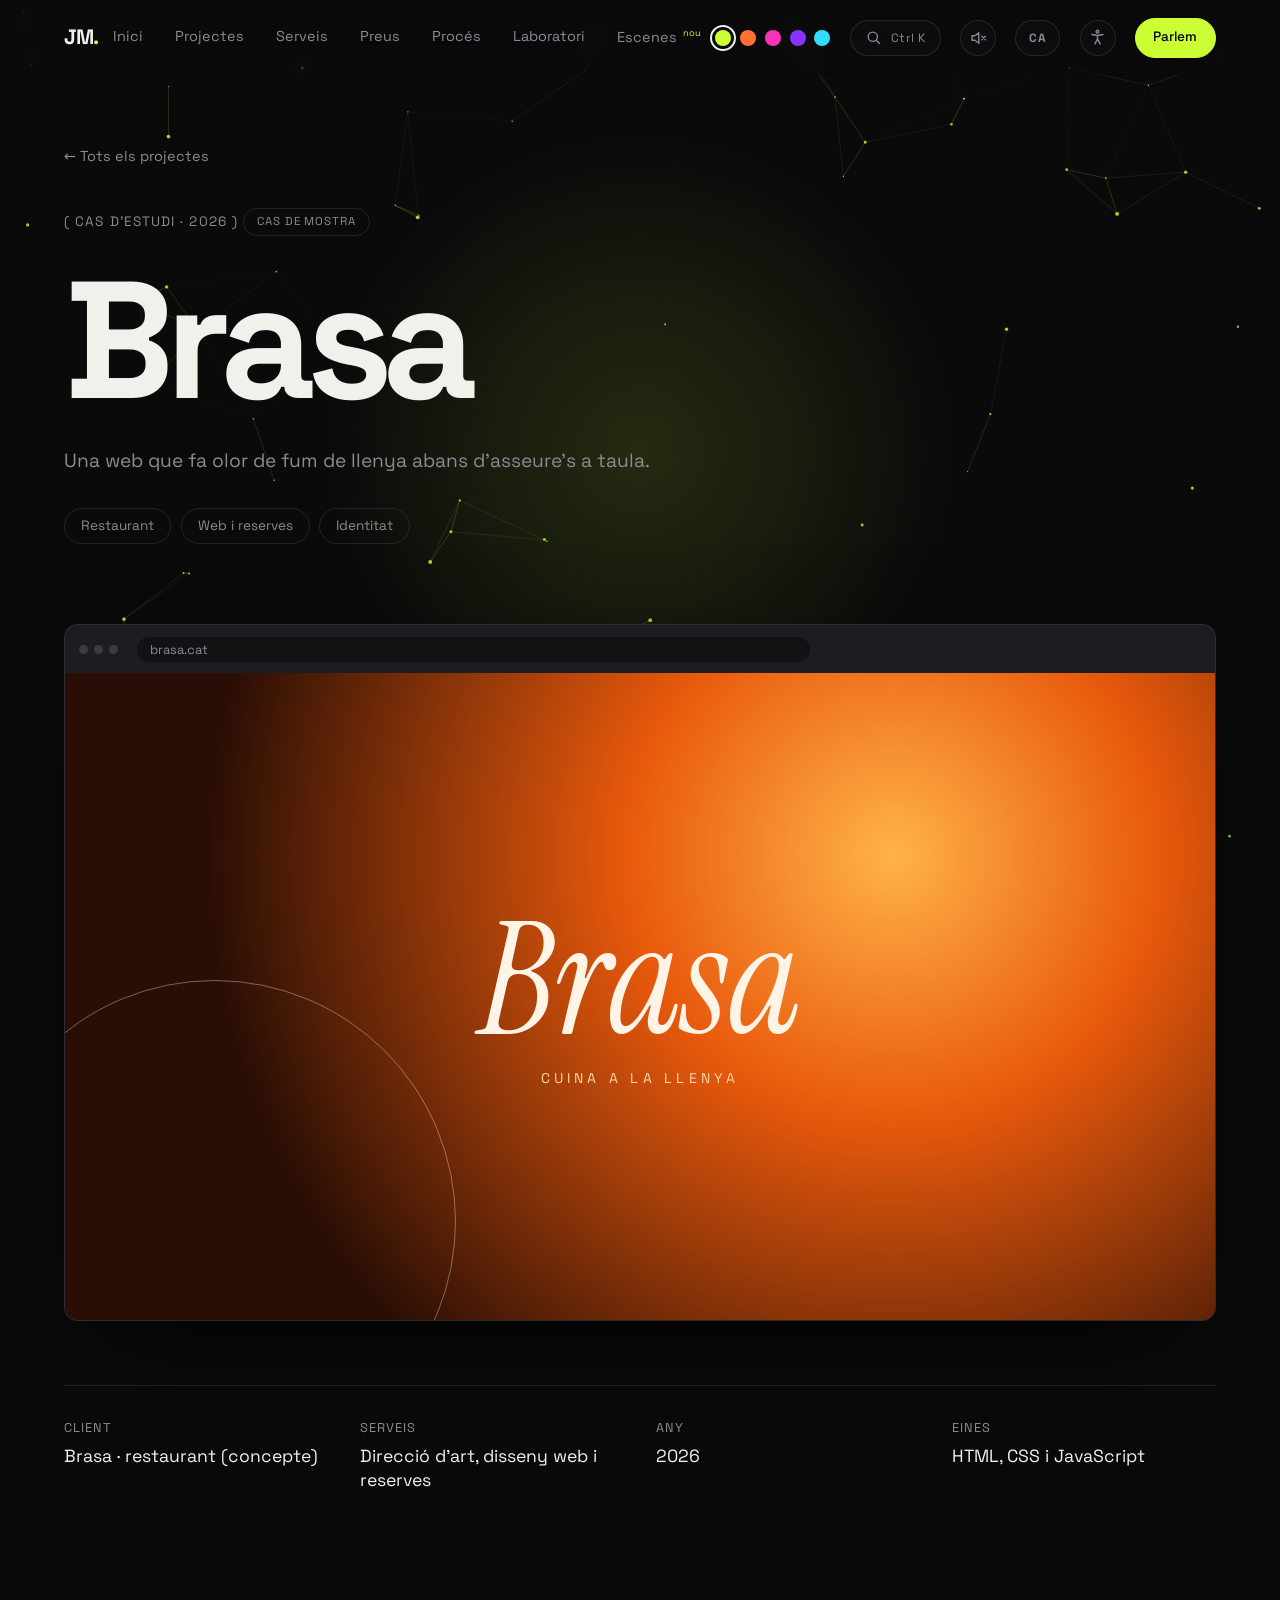
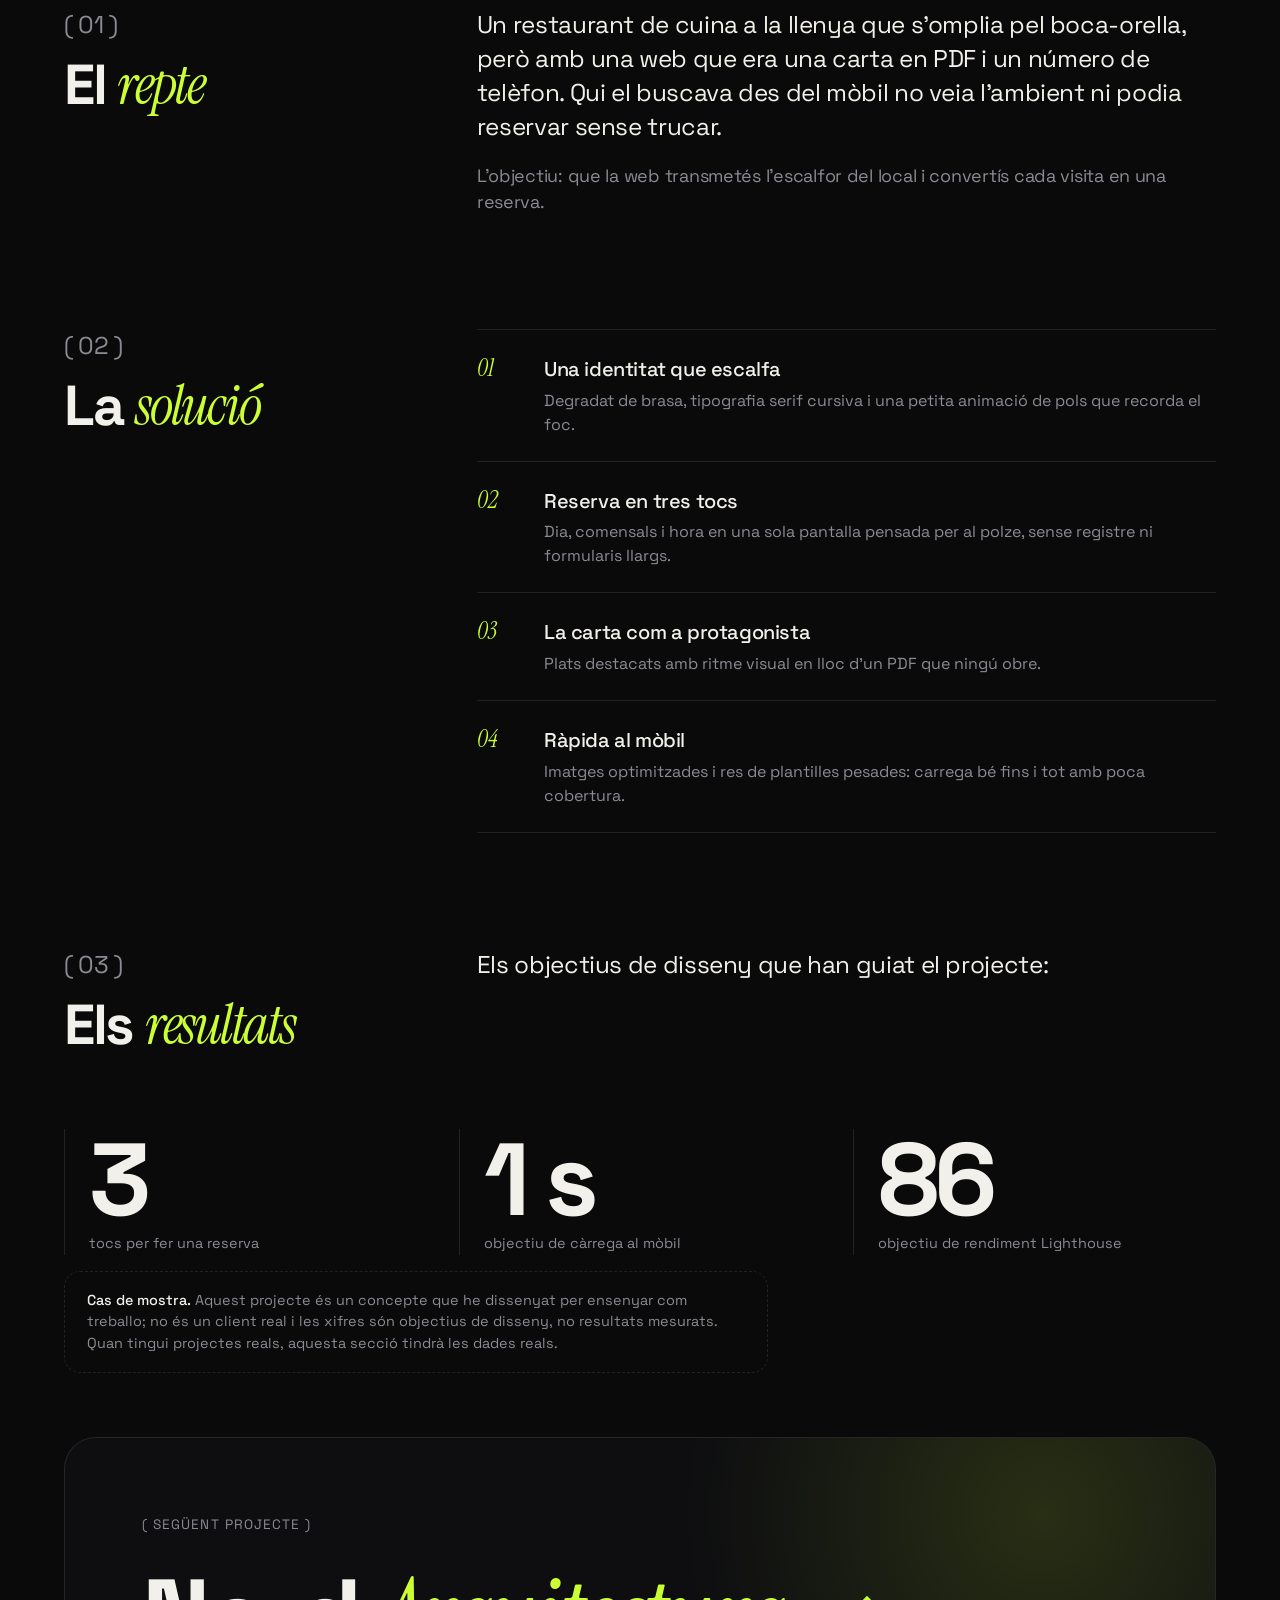
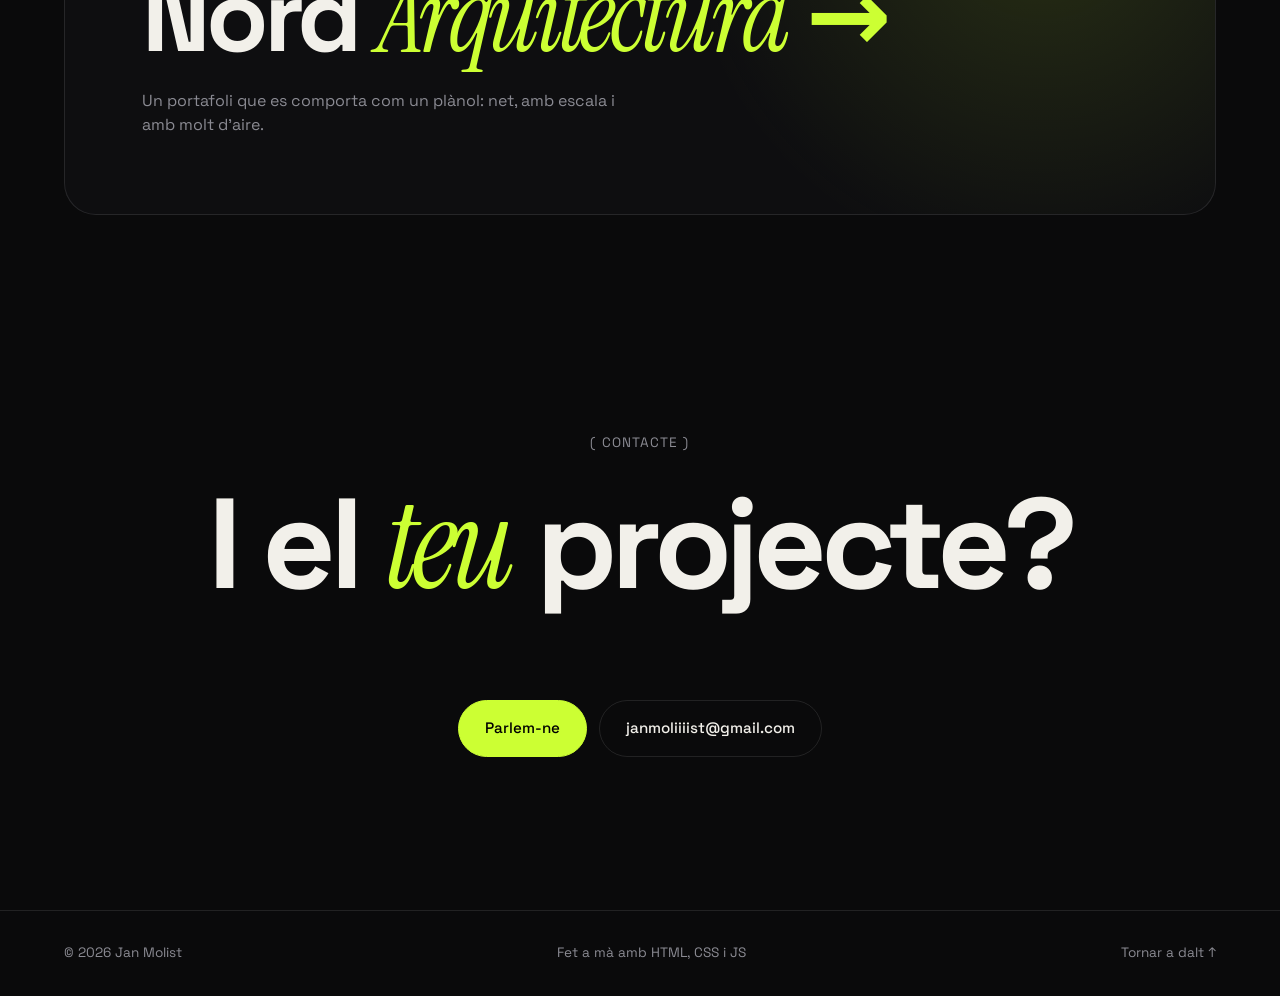
<file: projecte-brasa.html>
<!DOCTYPE html>
<html lang="ca">
<head>
  <meta charset="UTF-8">
  <meta name="viewport" content="width=device-width, initial-scale=1">
  <title>Brasa · Cas d&#x27;estudi: web per a restaurant | Jan Molist</title>
  <meta name="description" content="Concepte de web per a un restaurant de cuina a la llenya: identitat càlida, reserva en tres tocs i càrrega ràpida al mòbil.">
  <meta name="theme-color" content="#0a0a0b">
  <meta name="author" content="Jan Molist">
  <meta name="robots" content="index,follow,max-image-preview:large">
  <link rel="canonical" href="https://elteudomini.cat/projecte-brasa.html">

  <!-- Xarxes socials -->
  <meta property="og:type" content="article">
  <meta property="og:site_name" content="Jan Molist">
  <meta property="og:locale" content="ca_ES">
  <meta property="og:title" content="Brasa · Cas d&#x27;estudi: web per a restaurant | Jan Molist">
  <meta property="og:description" content="Concepte de web per a un restaurant de cuina a la llenya: identitat càlida, reserva en tres tocs i càrrega ràpida al mòbil.">
  <meta property="og:url" content="https://elteudomini.cat/projecte-brasa.html">
  <meta property="og:image" content="https://elteudomini.cat/og-brasa.png">
  <meta property="og:image:width" content="1200">
  <meta property="og:image:height" content="630">
  <meta property="og:image:alt" content="Brasa · cas de mostra de Jan Molist">
  <meta name="twitter:card" content="summary_large_image">
  <meta name="twitter:title" content="Brasa · Cas d&#x27;estudi: web per a restaurant | Jan Molist">
  <meta name="twitter:description" content="Concepte de web per a un restaurant de cuina a la llenya: identitat càlida, reserva en tres tocs i càrrega ràpida al mòbil.">
  <meta name="twitter:image" content="https://elteudomini.cat/og-brasa.png">

  <!-- Icones -->
  <link rel="icon" href="favicon.svg" type="image/svg+xml">
  <link rel="icon" href="favicon-32.png" sizes="32x32" type="image/png">
  <link rel="apple-touch-icon" href="apple-touch-icon.png">

  <script type="application/ld+json">{"@context": "https://schema.org", "@type": "BreadcrumbList", "itemListElement": [{"@type": "ListItem", "position": 1, "name": "Inici", "item": "https://elteudomini.cat/"}, {"@type": "ListItem", "position": 2, "name": "Projectes", "item": "https://elteudomini.cat/#projectes"}, {"@type": "ListItem", "position": 3, "name": "Brasa", "item": "https://elteudomini.cat/projecte-brasa.html"}]}</script>

  <link rel="preload" href="fonts/space-grotesk-latin-400-normal.woff2" as="font" type="font/woff2" crossorigin>
  <link rel="preload" href="fonts/instrument-serif-latin-400-normal.woff2" as="font" type="font/woff2" crossorigin>
  <link rel="stylesheet" href="style.css">
  <link rel="stylesheet" href="cases.css">
  <link rel="stylesheet" href="extras.css">

  <noscript>
    <style>
      .reveal{opacity:1;transform:none}
    </style>
  </noscript>
</head>

<body class="case-page">

  <!-- (script.js necessita aquests elements) -->
  <div class="loader" aria-hidden="true">
    <div class="loader-inner"><span class="loader-name">Jan Molist</span><span class="loader-num">0</span></div>
    <div class="loader-bar"><i></i></div>
  </div>
  <div class="progress" aria-hidden="true"><i></i></div>
  <div class="cursor" aria-hidden="true"></div>
  <div class="cursor-label" aria-hidden="true"></div>
  <div class="glow" aria-hidden="true"></div>
  <canvas id="bg" aria-hidden="true"></canvas>

  <header class="nav">
    <a href="index.html" class="logo" data-magnetic>JM<span>.</span></a>
    <nav class="links" aria-label="Principal">
      <a href="index.html">Inici</a>
      <a href="index.html#projectes">Projectes</a>
      <a href="index.html#serveis">Serveis</a>
      <a href="index.html#preus">Preus</a>
      <a href="index.html#proces">Procés</a>
      <a href="lab.html" class="nav-lab">Laboratori</a>
      <a href="escenes.html" class="nav-lab">Escenes <sup>nou</sup></a>
    </nav>
    <div class="nav-right">
      <div class="hues" role="group" aria-label="Canvia el color d'accent">
        <button style="--h:75" data-hue="75" aria-label="Llima"></button>
        <button style="--h:18" data-hue="18" aria-label="Taronja"></button>
        <button style="--h:320" data-hue="320" aria-label="Rosa"></button>
        <button style="--h:265" data-hue="265" aria-label="Violeta"></button>
        <button style="--h:190" data-hue="190" aria-label="Cian"></button>
      </div>
      <a href="index.html#contacte" class="btn btn-sm" data-magnetic>Parlem</a>
    </div>
  </header>

  <main>
    <section class="case-hero">
      <a class="back reveal" href="index.html#projectes" data-magnetic>← Tots els projectes</a>
      <p class="eyebrow reveal">( Cas d'estudi · 2026 ) <span class="sample-tag">Cas de mostra</span></p>
      <h1 class="case-title reveal">Brasa</h1>
      <p class="case-lead reveal">Una web que fa olor de fum de llenya abans d&#x27;asseure&#x27;s a taula.</p>
      <div class="case-tags reveal"><span>Restaurant</span><span>Web i reserves</span><span>Identitat</span></div>
    </section>

    <div class="case-shot">
      <div class="browser" style="view-transition-name:p-brasa">
        <div class="bar"><i></i><i></i><i></i><span>brasa.cat</span></div>
        <div class="screen s1"><div class="s1-in"><span class="s1-title">Brasa</span><span class="s1-sub">Cuina a la llenya</span></div></div>
      </div>
    </div>

    <dl class="case-meta reveal">
      <div><dt>Client</dt><dd>Brasa · restaurant (concepte)</dd></div>
      <div><dt>Serveis</dt><dd>Direcció d&#x27;art, disseny web i reserves</dd></div>
      <div><dt>Any</dt><dd>2026</dd></div>
      <div><dt>Eines</dt><dd>HTML, CSS i JavaScript</dd></div>
    </dl>

    <section class="section case-sec">
      <div class="reveal"><p class="eyebrow">( 01 )</p><h2>El <em>repte</em></h2></div>
      <div class="reveal"><p>Un restaurant de cuina a la llenya que s&#x27;omplia pel boca-orella, però amb una web que era una carta en PDF i un número de telèfon. Qui el buscava des del mòbil no veia l&#x27;ambient ni podia reservar sense trucar.</p><p>L&#x27;objectiu: que la web transmetés l&#x27;escalfor del local i convertís cada visita en una reserva.</p></div>
    </section>

    <section class="section case-sec">
      <div class="reveal"><p class="eyebrow">( 02 )</p><h2>La <em>solució</em></h2></div>
      <ol class="sol-list reveal"><li><div><b>Una identitat que escalfa</b><span>Degradat de brasa, tipografia serif cursiva i una petita animació de pols que recorda el foc.</span></div></li><li><div><b>Reserva en tres tocs</b><span>Dia, comensals i hora en una sola pantalla pensada per al polze, sense registre ni formularis llargs.</span></div></li><li><div><b>La carta com a protagonista</b><span>Plats destacats amb ritme visual en lloc d&#x27;un PDF que ningú obre.</span></div></li><li><div><b>Ràpida al mòbil</b><span>Imatges optimitzades i res de plantilles pesades: carrega bé fins i tot amb poca cobertura.</span></div></li></ol>
    </section>

    <section class="section case-sec" style="padding-bottom:0">
      <div class="reveal"><p class="eyebrow">( 03 )</p><h2>Els <em>resultats</em></h2></div>
      <div class="reveal"><p>Els objectius de disseny que han guiat el projecte:</p></div>
    </section>
    <section class="section stats case-stats"><div class="stat reveal" style="--d:0.0s"><b data-count="3">0</b><span>tocs per fer una reserva</span></div><div class="stat reveal" style="--d:0.1s"><b data-count="1" data-suffix=" s">0</b><span>objectiu de càrrega al mòbil</span></div><div class="stat reveal" style="--d:0.2s"><b data-count="100">0</b><span>objectiu de rendiment Lighthouse</span></div></section>
    <p class="case-note reveal"><b>Cas de mostra.</b> Aquest projecte és un concepte que he dissenyat per ensenyar com treballo; no és un client real i les xifres són objectius de disseny, no resultats mesurats. Quan tingui projectes reals, aquesta secció tindrà les dades reals.</p>

    <section class="section lab-teaser">
      <a class="lab-link reveal" href="projecte-nord.html" data-cursor="Veure">
        <span class="eyebrow">( Següent projecte )</span>
        <span class="lab-big">Nord <em>Arquitectura</em> <i>→</i></span>
        <span class="lab-sub">Un portafoli que es comporta com un plànol: net, amb escala i amb molt d&#x27;aire.</span>
      </a>
    </section>

    <section class="section contact" id="contacte">
      <p class="eyebrow reveal">( Contacte )</p>
      <h2 class="contact-title reveal">I el <em>teu</em> projecte?</h2>
      <div class="contact-actions reveal">
        <a class="btn" href="index.html#contacte" data-magnetic>Parlem-ne</a>
        <a class="btn btn-ghost" href="mailto:janmoliiiist@gmail.com" data-magnetic>janmoliiiist@gmail.com</a>
      </div>
    </section>
  </main>

  <footer class="footer">
    <span>© <span id="year">2026</span> Jan Molist</span>
    <span>Fet a mà amb HTML, CSS i JS</span>
    <a href="#" data-magnetic>Tornar a dalt ↑</a>
  </footer>

  <script src="config.js" defer></script>
  <script src="a11y.js" defer></script>
  <script src="script.js" defer></script>
  <script src="extras.js" defer></script>
  <script src="i18n.js" defer></script>
</body>
</html>
</file>
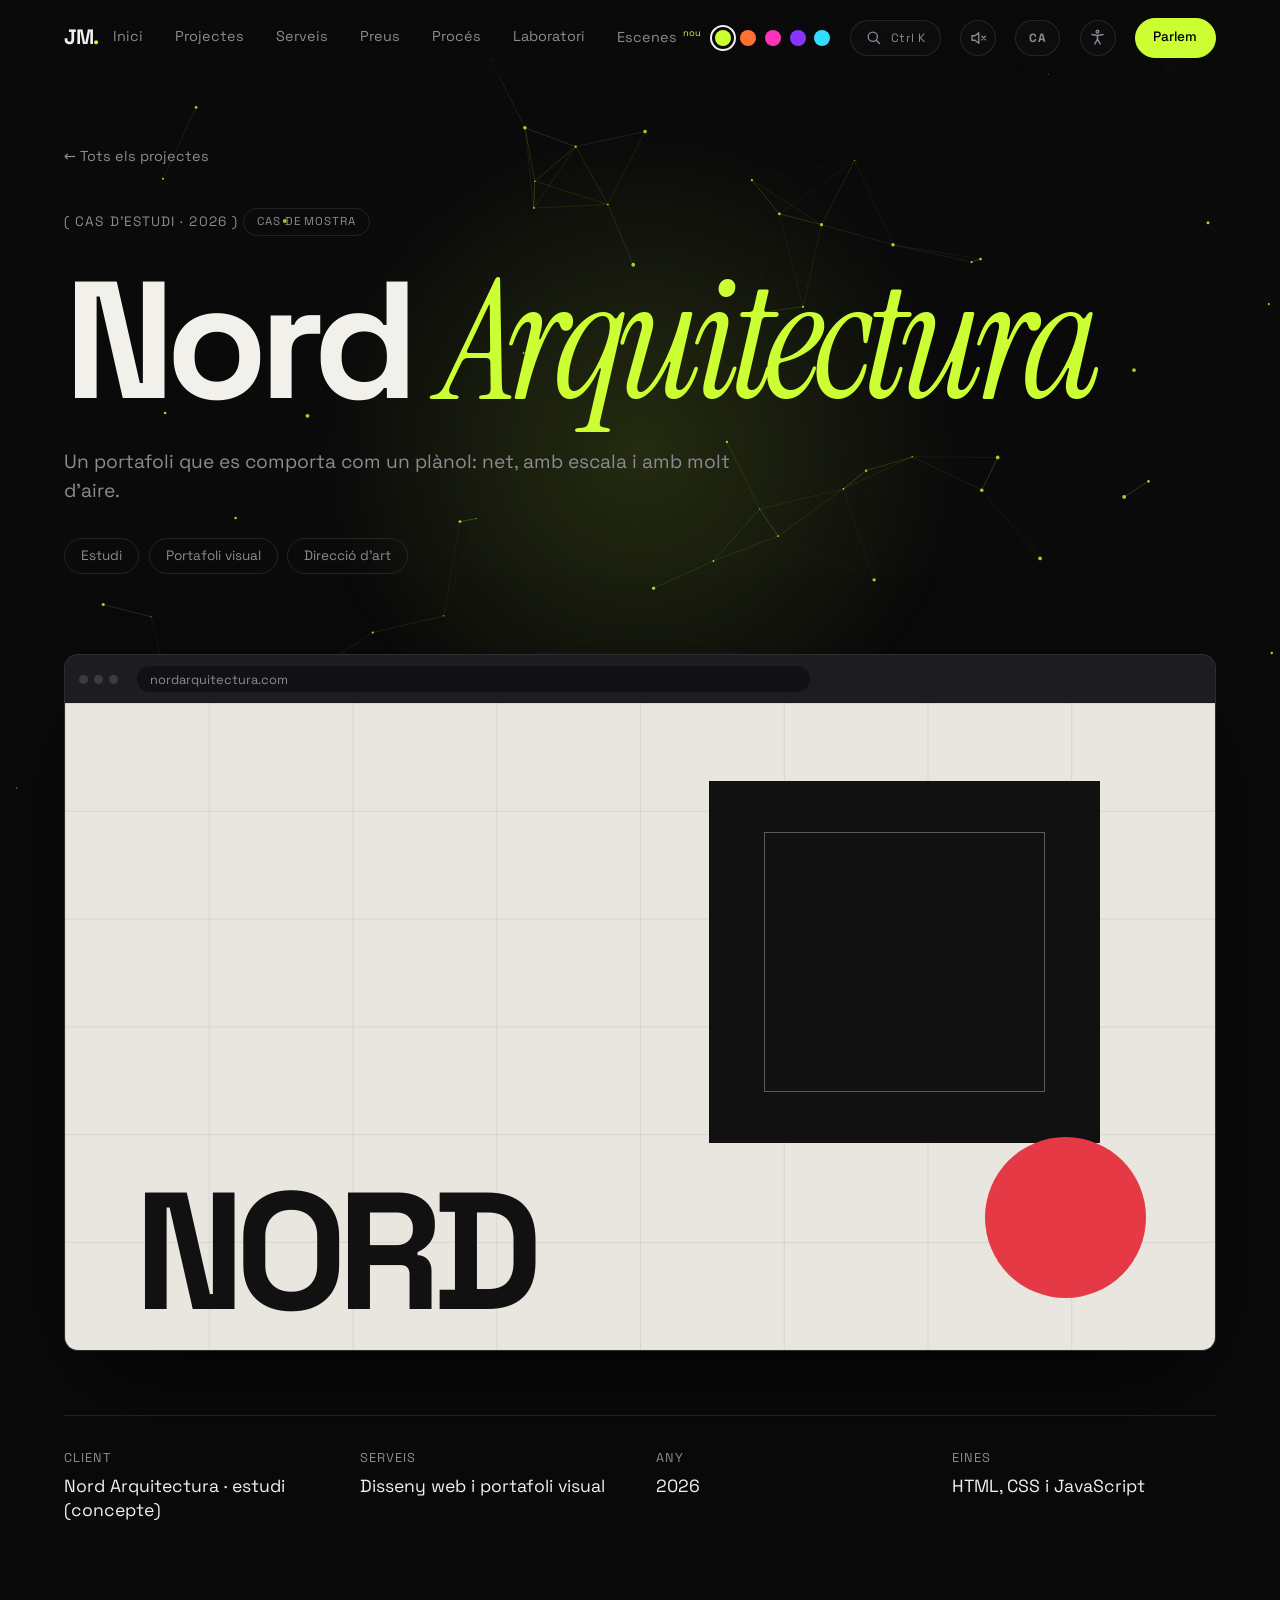
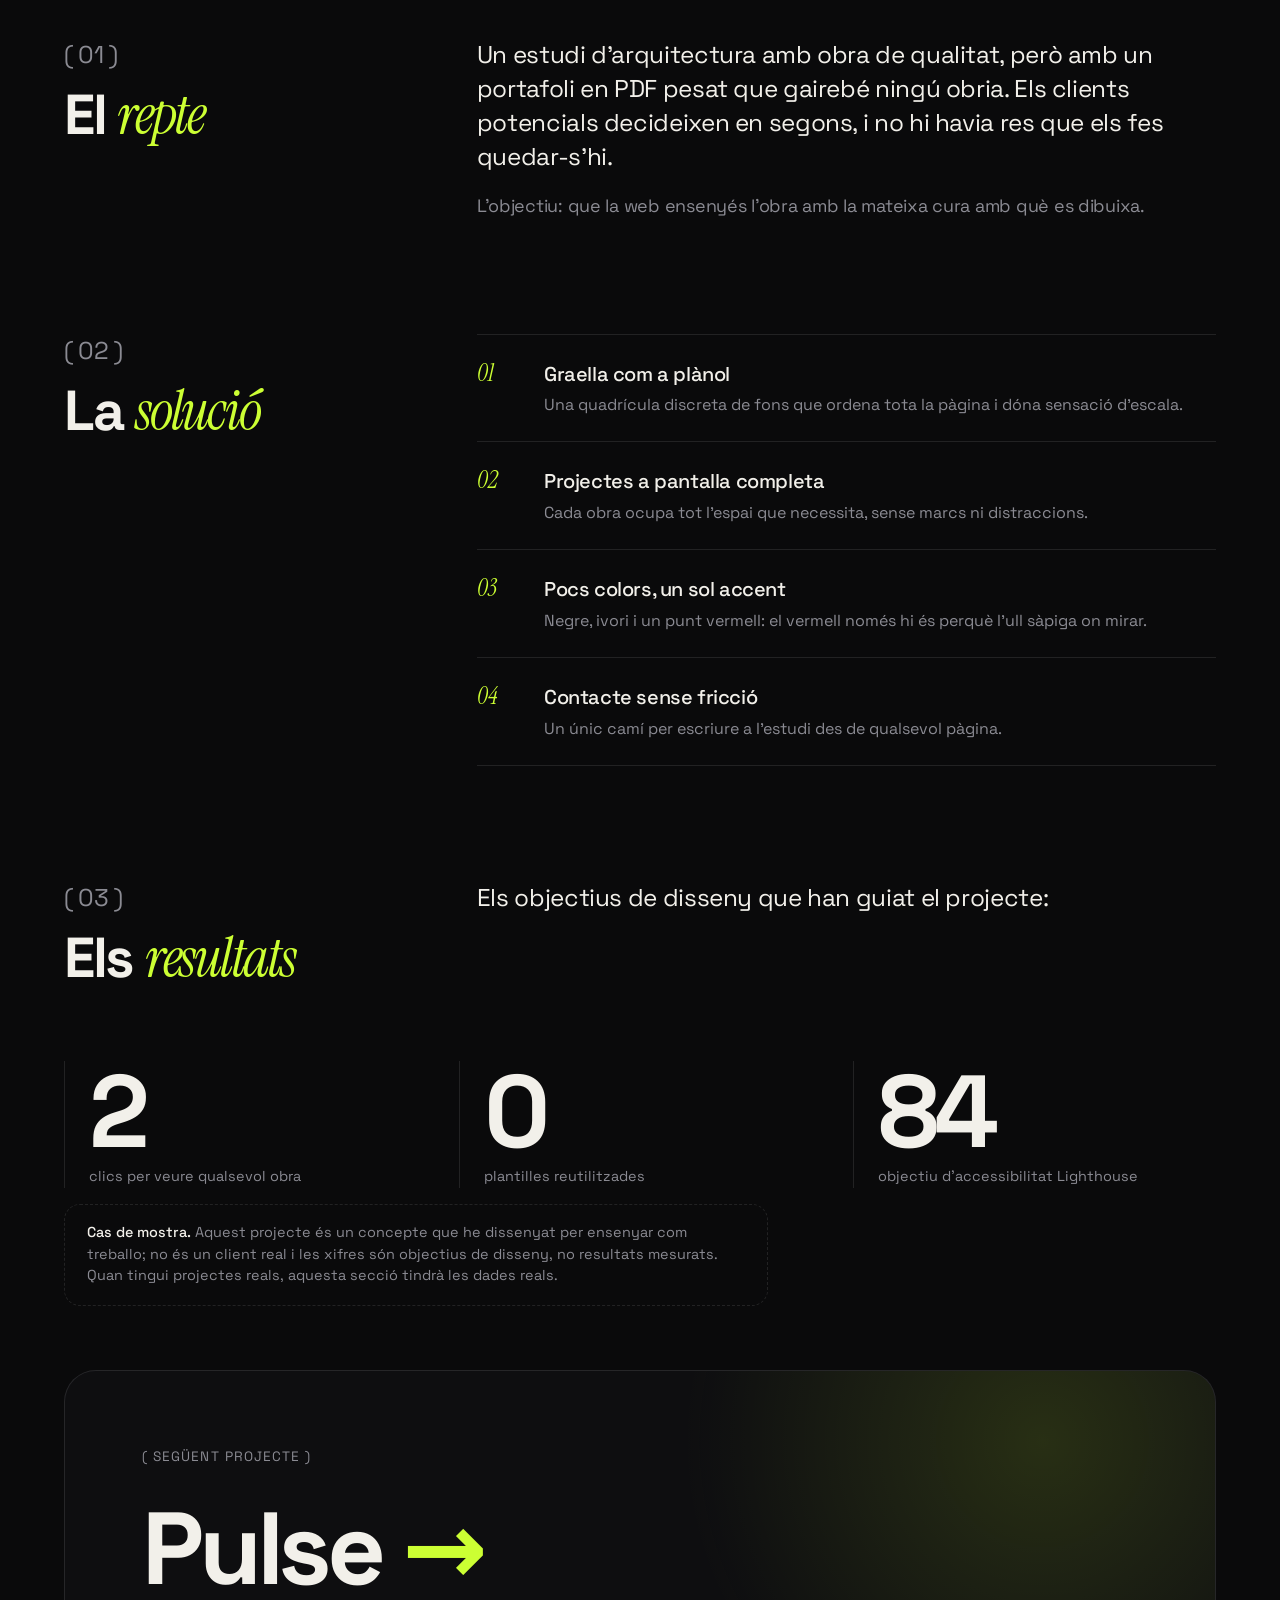
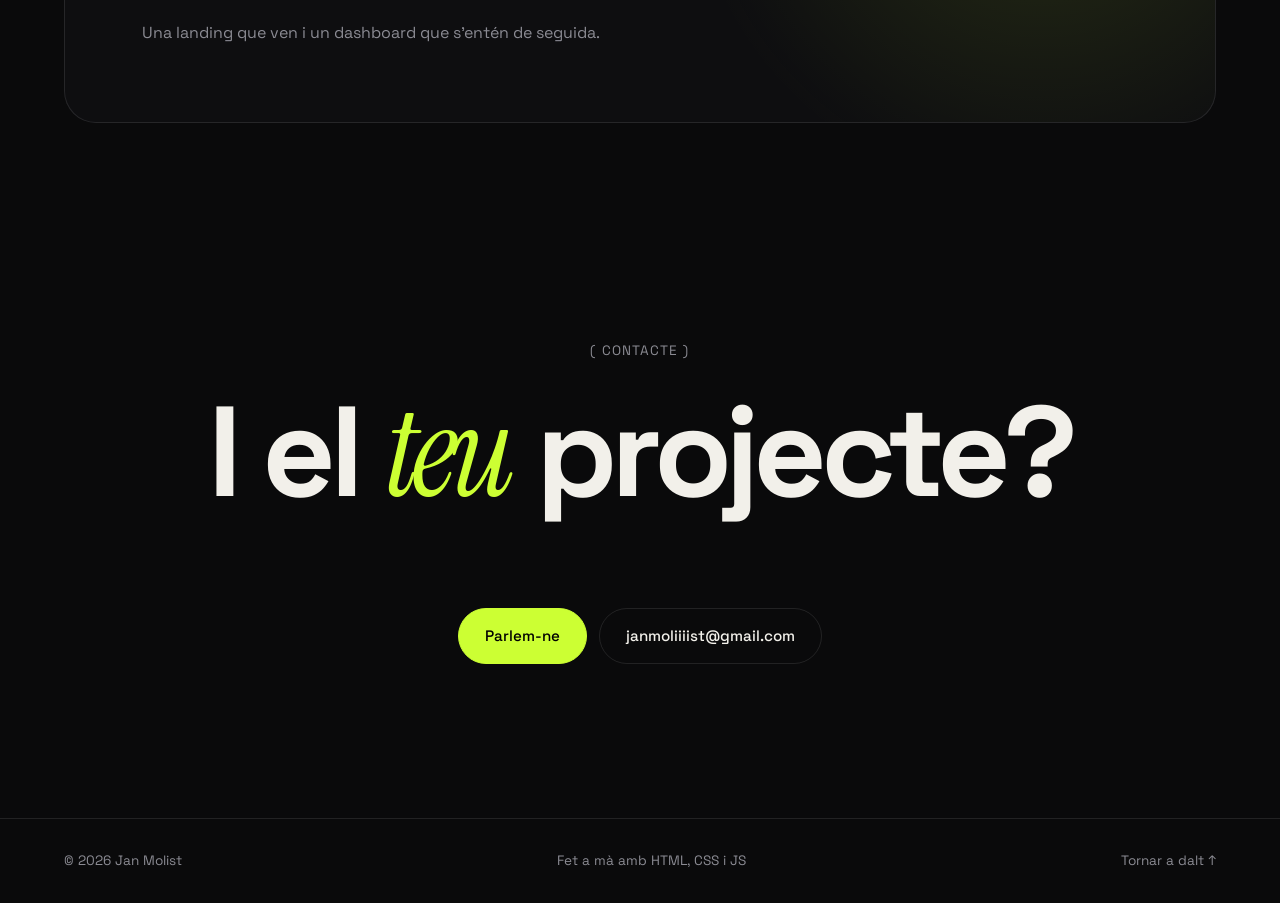
<file: projecte-nord.html>
<!DOCTYPE html>
<html lang="ca">
<head>
  <meta charset="UTF-8">
  <meta name="viewport" content="width=device-width, initial-scale=1">
  <title>Nord Arquitectura · Cas d&#x27;estudi: portafoli visual | Jan Molist</title>
  <meta name="description" content="Concepte de portafoli web per a un estudi d&#x27;arquitectura: graella tipus plànol, projectes a pantalla completa i molt d&#x27;aire.">
  <meta name="theme-color" content="#0a0a0b">
  <meta name="author" content="Jan Molist">
  <meta name="robots" content="index,follow,max-image-preview:large">
  <link rel="canonical" href="https://elteudomini.cat/projecte-nord.html">

  <!-- Xarxes socials -->
  <meta property="og:type" content="article">
  <meta property="og:site_name" content="Jan Molist">
  <meta property="og:locale" content="ca_ES">
  <meta property="og:title" content="Nord Arquitectura · Cas d&#x27;estudi: portafoli visual | Jan Molist">
  <meta property="og:description" content="Concepte de portafoli web per a un estudi d&#x27;arquitectura: graella tipus plànol, projectes a pantalla completa i molt d&#x27;aire.">
  <meta property="og:url" content="https://elteudomini.cat/projecte-nord.html">
  <meta property="og:image" content="https://elteudomini.cat/og-nord.png">
  <meta property="og:image:width" content="1200">
  <meta property="og:image:height" content="630">
  <meta property="og:image:alt" content="Nord Arquitectura · cas de mostra de Jan Molist">
  <meta name="twitter:card" content="summary_large_image">
  <meta name="twitter:title" content="Nord Arquitectura · Cas d&#x27;estudi: portafoli visual | Jan Molist">
  <meta name="twitter:description" content="Concepte de portafoli web per a un estudi d&#x27;arquitectura: graella tipus plànol, projectes a pantalla completa i molt d&#x27;aire.">
  <meta name="twitter:image" content="https://elteudomini.cat/og-nord.png">

  <!-- Icones -->
  <link rel="icon" href="favicon.svg" type="image/svg+xml">
  <link rel="icon" href="favicon-32.png" sizes="32x32" type="image/png">
  <link rel="apple-touch-icon" href="apple-touch-icon.png">

  <script type="application/ld+json">{"@context": "https://schema.org", "@type": "BreadcrumbList", "itemListElement": [{"@type": "ListItem", "position": 1, "name": "Inici", "item": "https://elteudomini.cat/"}, {"@type": "ListItem", "position": 2, "name": "Projectes", "item": "https://elteudomini.cat/#projectes"}, {"@type": "ListItem", "position": 3, "name": "Nord Arquitectura", "item": "https://elteudomini.cat/projecte-nord.html"}]}</script>

  <link rel="preload" href="fonts/space-grotesk-latin-400-normal.woff2" as="font" type="font/woff2" crossorigin>
  <link rel="preload" href="fonts/instrument-serif-latin-400-normal.woff2" as="font" type="font/woff2" crossorigin>
  <link rel="stylesheet" href="style.css">
  <link rel="stylesheet" href="cases.css">
  <link rel="stylesheet" href="extras.css">

  <noscript>
    <style>
      .reveal{opacity:1;transform:none}
    </style>
  </noscript>
</head>

<body class="case-page">

  <!-- (script.js necessita aquests elements) -->
  <div class="loader" aria-hidden="true">
    <div class="loader-inner"><span class="loader-name">Jan Molist</span><span class="loader-num">0</span></div>
    <div class="loader-bar"><i></i></div>
  </div>
  <div class="progress" aria-hidden="true"><i></i></div>
  <div class="cursor" aria-hidden="true"></div>
  <div class="cursor-label" aria-hidden="true"></div>
  <div class="glow" aria-hidden="true"></div>
  <canvas id="bg" aria-hidden="true"></canvas>

  <header class="nav">
    <a href="index.html" class="logo" data-magnetic>JM<span>.</span></a>
    <nav class="links" aria-label="Principal">
      <a href="index.html">Inici</a>
      <a href="index.html#projectes">Projectes</a>
      <a href="index.html#serveis">Serveis</a>
      <a href="index.html#preus">Preus</a>
      <a href="index.html#proces">Procés</a>
      <a href="lab.html" class="nav-lab">Laboratori</a>
      <a href="escenes.html" class="nav-lab">Escenes <sup>nou</sup></a>
    </nav>
    <div class="nav-right">
      <div class="hues" role="group" aria-label="Canvia el color d'accent">
        <button style="--h:75" data-hue="75" aria-label="Llima"></button>
        <button style="--h:18" data-hue="18" aria-label="Taronja"></button>
        <button style="--h:320" data-hue="320" aria-label="Rosa"></button>
        <button style="--h:265" data-hue="265" aria-label="Violeta"></button>
        <button style="--h:190" data-hue="190" aria-label="Cian"></button>
      </div>
      <a href="index.html#contacte" class="btn btn-sm" data-magnetic>Parlem</a>
    </div>
  </header>

  <main>
    <section class="case-hero">
      <a class="back reveal" href="index.html#projectes" data-magnetic>← Tots els projectes</a>
      <p class="eyebrow reveal">( Cas d'estudi · 2026 ) <span class="sample-tag">Cas de mostra</span></p>
      <h1 class="case-title reveal">Nord <em>Arquitectura</em></h1>
      <p class="case-lead reveal">Un portafoli que es comporta com un plànol: net, amb escala i amb molt d&#x27;aire.</p>
      <div class="case-tags reveal"><span>Estudi</span><span>Portafoli visual</span><span>Direcció d&#x27;art</span></div>
    </section>

    <div class="case-shot">
      <div class="browser" style="view-transition-name:p-nord">
        <div class="bar"><i></i><i></i><i></i><span>nordarquitectura.com</span></div>
        <div class="screen s2"><span class="s2-word">NORD</span><div class="s2-block"></div><div class="s2-dot"></div></div>
      </div>
    </div>

    <dl class="case-meta reveal">
      <div><dt>Client</dt><dd>Nord Arquitectura · estudi (concepte)</dd></div>
      <div><dt>Serveis</dt><dd>Disseny web i portafoli visual</dd></div>
      <div><dt>Any</dt><dd>2026</dd></div>
      <div><dt>Eines</dt><dd>HTML, CSS i JavaScript</dd></div>
    </dl>

    <section class="section case-sec">
      <div class="reveal"><p class="eyebrow">( 01 )</p><h2>El <em>repte</em></h2></div>
      <div class="reveal"><p>Un estudi d&#x27;arquitectura amb obra de qualitat, però amb un portafoli en PDF pesat que gairebé ningú obria. Els clients potencials decideixen en segons, i no hi havia res que els fes quedar-s&#x27;hi.</p><p>L&#x27;objectiu: que la web ensenyés l&#x27;obra amb la mateixa cura amb què es dibuixa.</p></div>
    </section>

    <section class="section case-sec">
      <div class="reveal"><p class="eyebrow">( 02 )</p><h2>La <em>solució</em></h2></div>
      <ol class="sol-list reveal"><li><div><b>Graella com a plànol</b><span>Una quadrícula discreta de fons que ordena tota la pàgina i dóna sensació d&#x27;escala.</span></div></li><li><div><b>Projectes a pantalla completa</b><span>Cada obra ocupa tot l&#x27;espai que necessita, sense marcs ni distraccions.</span></div></li><li><div><b>Pocs colors, un sol accent</b><span>Negre, ivori i un punt vermell: el vermell només hi és perquè l&#x27;ull sàpiga on mirar.</span></div></li><li><div><b>Contacte sense fricció</b><span>Un únic camí per escriure a l&#x27;estudi des de qualsevol pàgina.</span></div></li></ol>
    </section>

    <section class="section case-sec" style="padding-bottom:0">
      <div class="reveal"><p class="eyebrow">( 03 )</p><h2>Els <em>resultats</em></h2></div>
      <div class="reveal"><p>Els objectius de disseny que han guiat el projecte:</p></div>
    </section>
    <section class="section stats case-stats"><div class="stat reveal" style="--d:0.0s"><b data-count="2">0</b><span>clics per veure qualsevol obra</span></div><div class="stat reveal" style="--d:0.1s"><b data-count="0">0</b><span>plantilles reutilitzades</span></div><div class="stat reveal" style="--d:0.2s"><b data-count="100">0</b><span>objectiu d&#x27;accessibilitat Lighthouse</span></div></section>
    <p class="case-note reveal"><b>Cas de mostra.</b> Aquest projecte és un concepte que he dissenyat per ensenyar com treballo; no és un client real i les xifres són objectius de disseny, no resultats mesurats. Quan tingui projectes reals, aquesta secció tindrà les dades reals.</p>

    <section class="section lab-teaser">
      <a class="lab-link reveal" href="projecte-pulse.html" data-cursor="Veure">
        <span class="eyebrow">( Següent projecte )</span>
        <span class="lab-big">Pulse <i>→</i></span>
        <span class="lab-sub">Una landing que ven i un dashboard que s&#x27;entén de seguida.</span>
      </a>
    </section>

    <section class="section contact" id="contacte">
      <p class="eyebrow reveal">( Contacte )</p>
      <h2 class="contact-title reveal">I el <em>teu</em> projecte?</h2>
      <div class="contact-actions reveal">
        <a class="btn" href="index.html#contacte" data-magnetic>Parlem-ne</a>
        <a class="btn btn-ghost" href="mailto:janmoliiiist@gmail.com" data-magnetic>janmoliiiist@gmail.com</a>
      </div>
    </section>
  </main>

  <footer class="footer">
    <span>© <span id="year">2026</span> Jan Molist</span>
    <span>Fet a mà amb HTML, CSS i JS</span>
    <a href="#" data-magnetic>Tornar a dalt ↑</a>
  </footer>

  <script src="config.js" defer></script>
  <script src="a11y.js" defer></script>
  <script src="script.js" defer></script>
  <script src="extras.js" defer></script>
  <script src="i18n.js" defer></script>
</body>
</html>
</file>
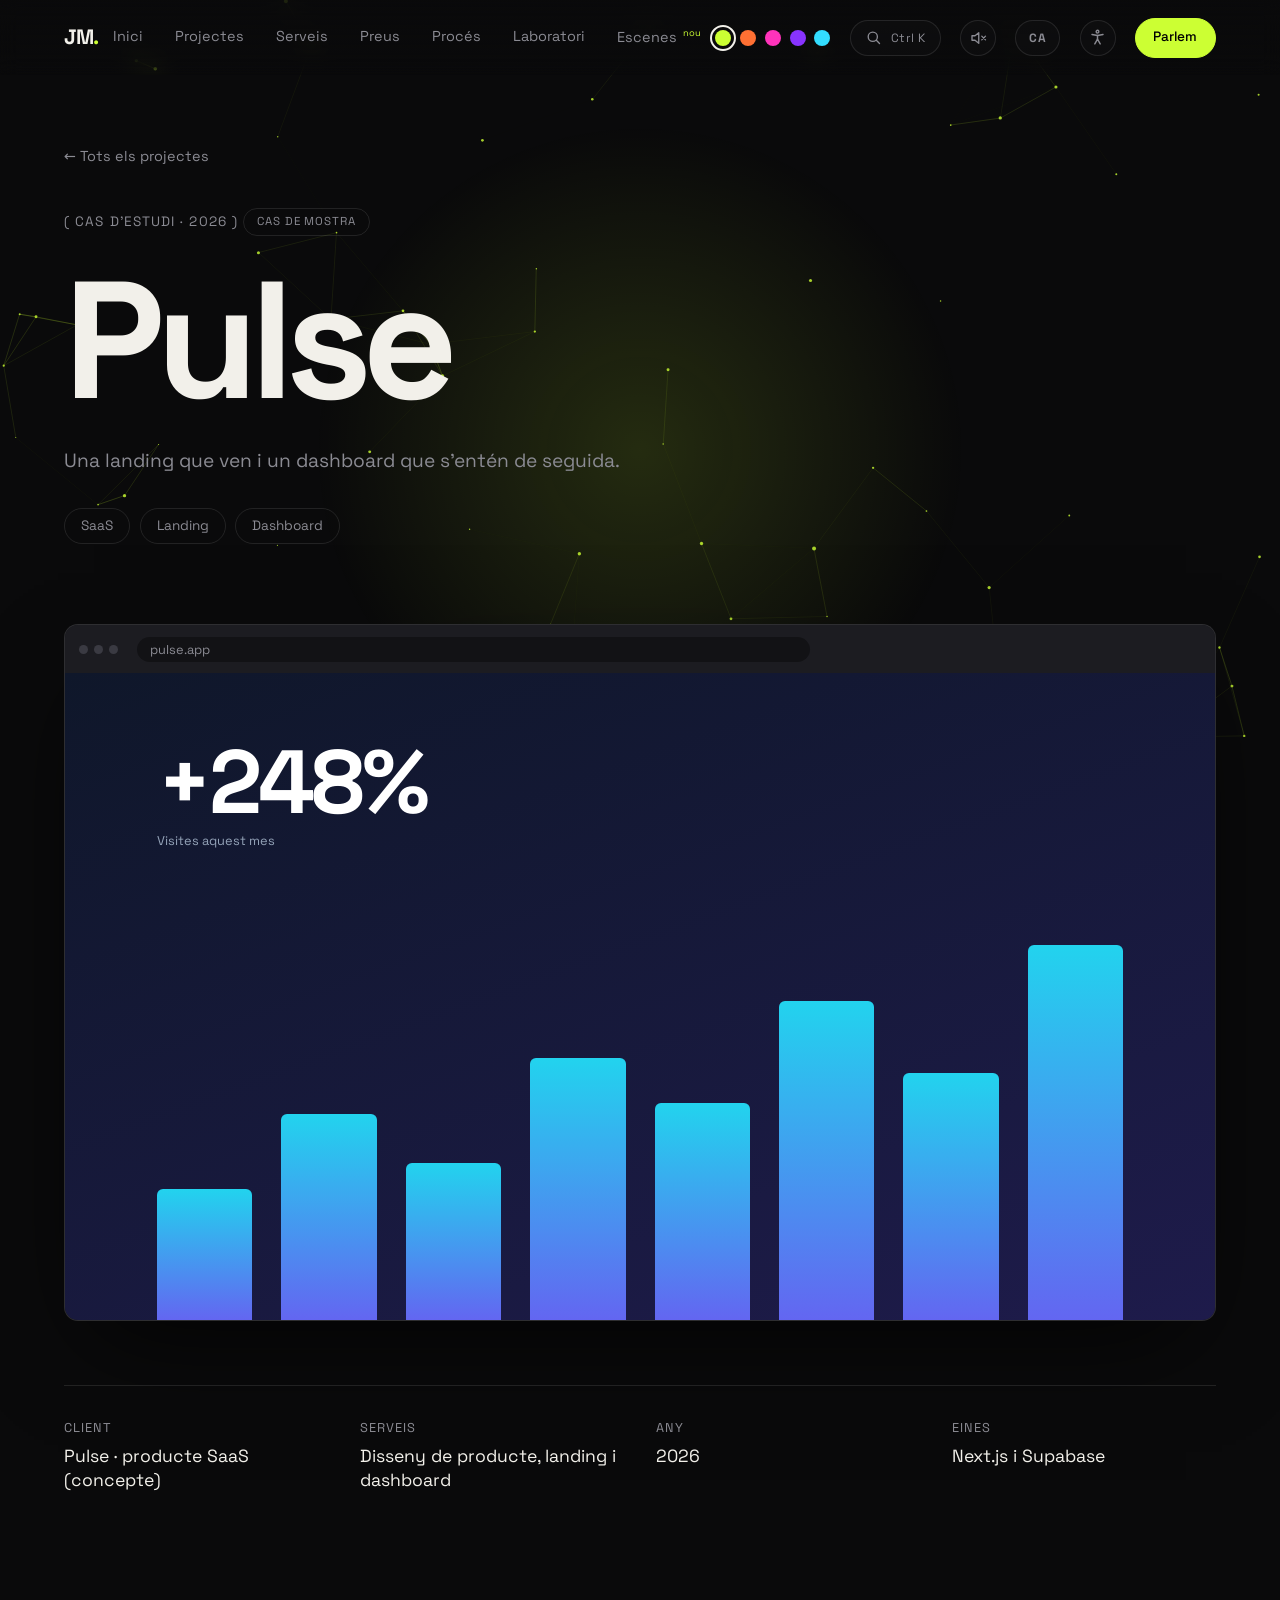
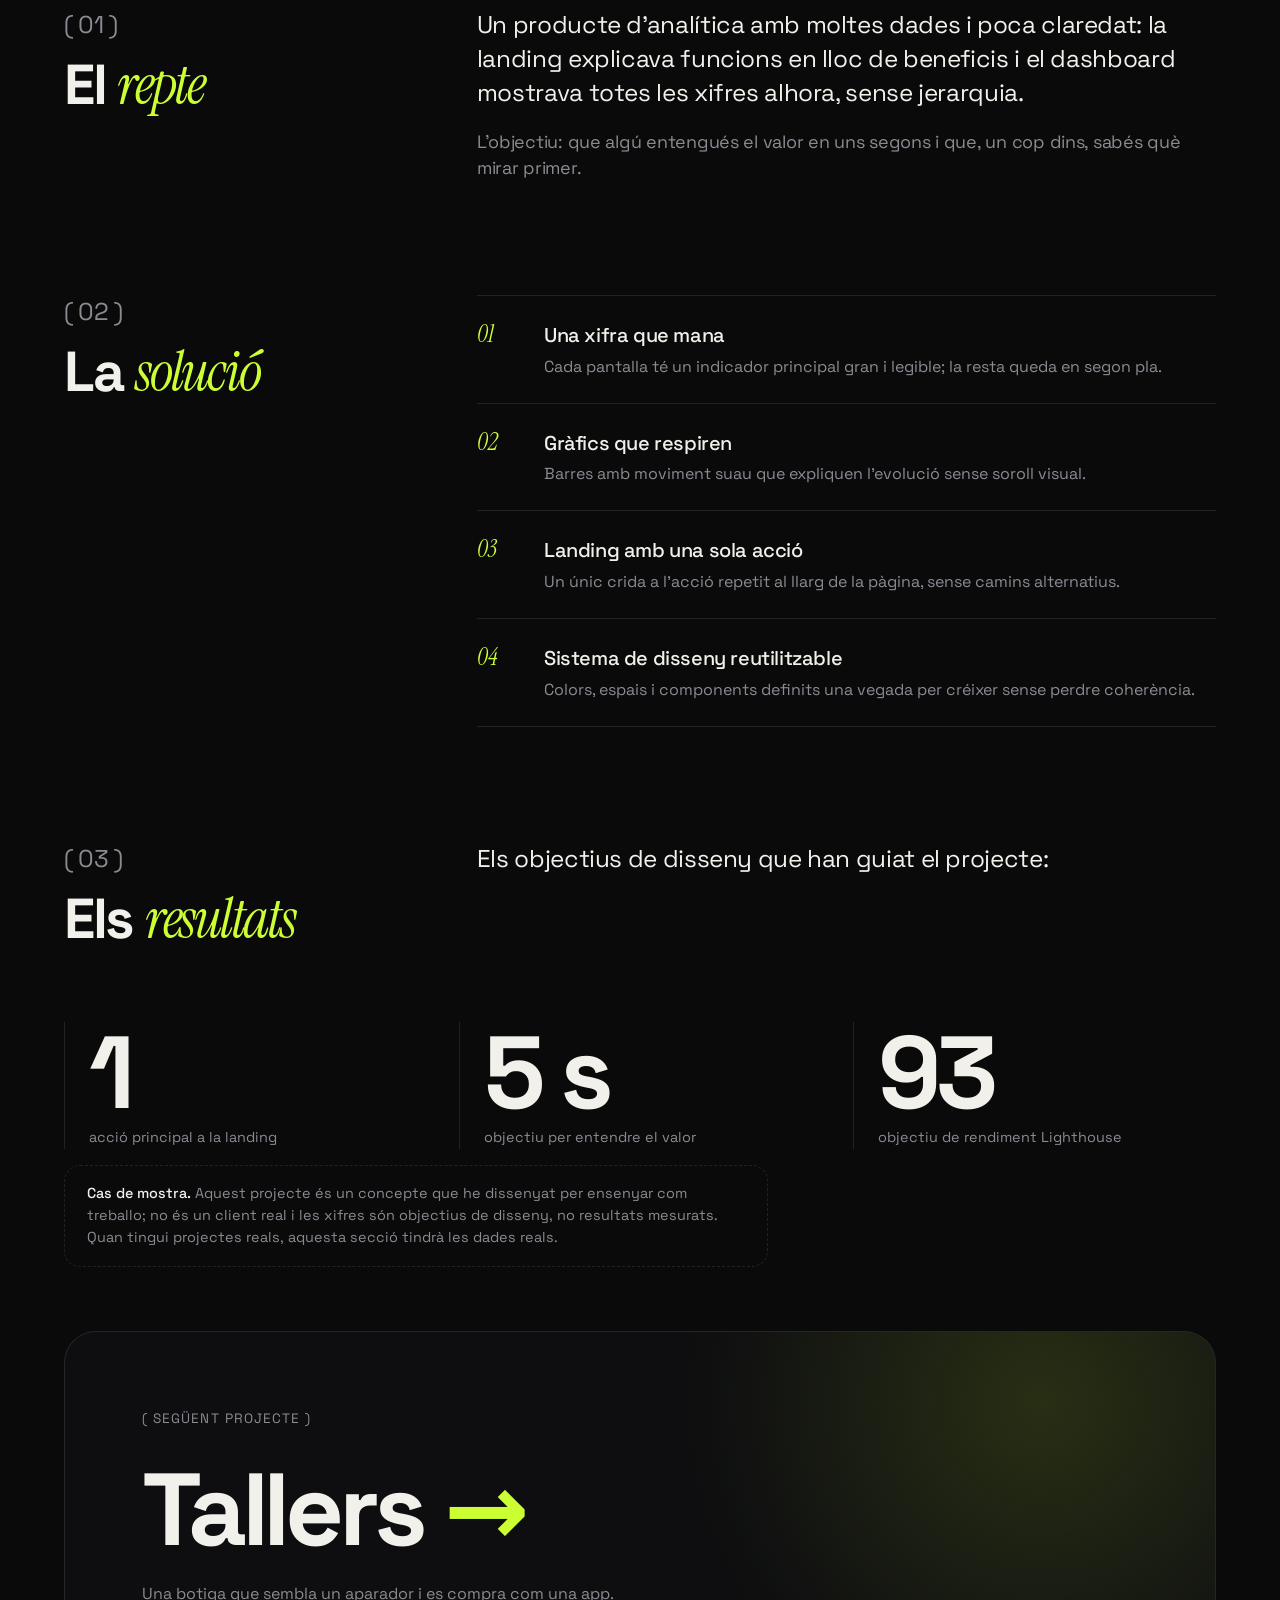
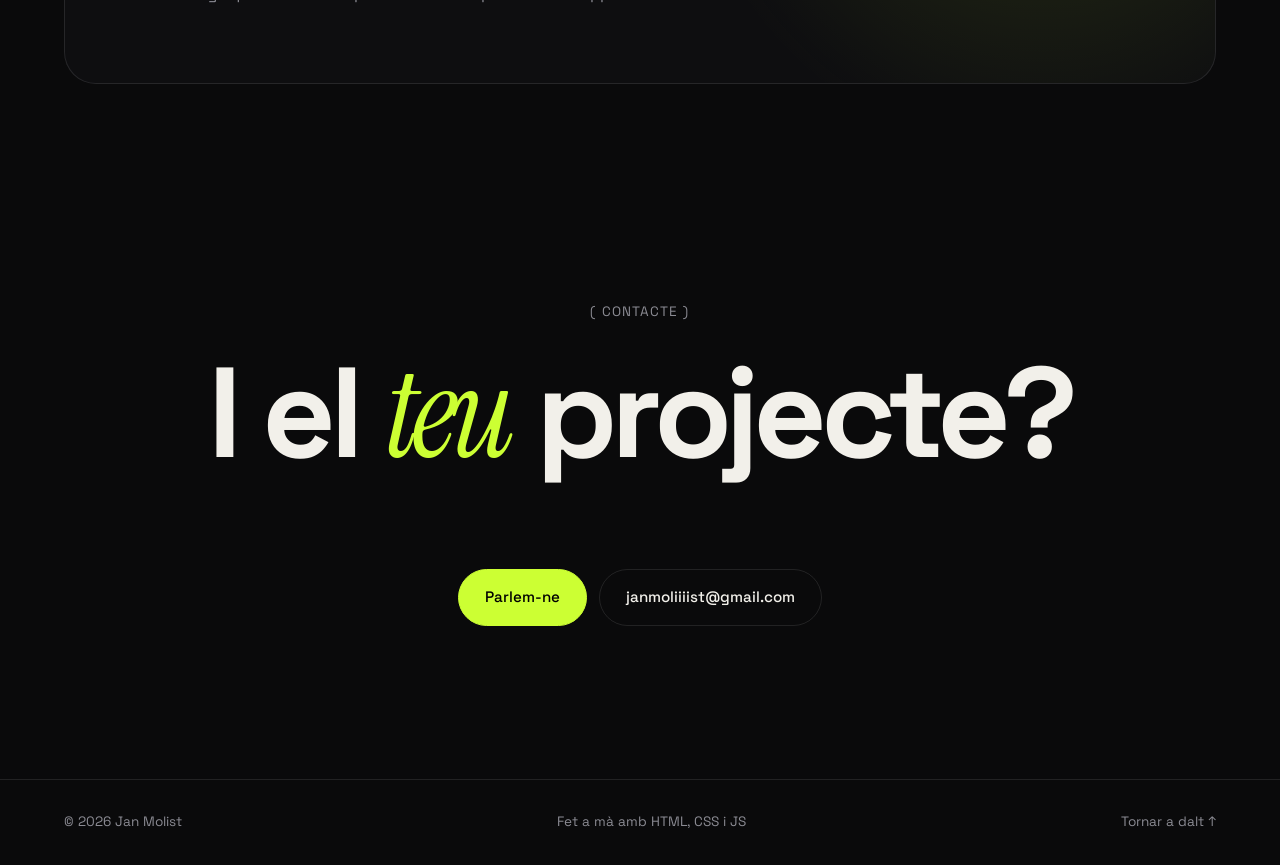
<file: projecte-pulse.html>
<!DOCTYPE html>
<html lang="ca">
<head>
  <meta charset="UTF-8">
  <meta name="viewport" content="width=device-width, initial-scale=1">
  <title>Pulse · Cas d&#x27;estudi: landing i dashboard SaaS | Jan Molist</title>
  <meta name="description" content="Concepte de landing i dashboard per a un producte SaaS d&#x27;analítica: una xifra que mana, gràfics clars i una sola acció.">
  <meta name="theme-color" content="#0a0a0b">
  <meta name="author" content="Jan Molist">
  <meta name="robots" content="index,follow,max-image-preview:large">
  <link rel="canonical" href="https://elteudomini.cat/projecte-pulse.html">

  <!-- Xarxes socials -->
  <meta property="og:type" content="article">
  <meta property="og:site_name" content="Jan Molist">
  <meta property="og:locale" content="ca_ES">
  <meta property="og:title" content="Pulse · Cas d&#x27;estudi: landing i dashboard SaaS | Jan Molist">
  <meta property="og:description" content="Concepte de landing i dashboard per a un producte SaaS d&#x27;analítica: una xifra que mana, gràfics clars i una sola acció.">
  <meta property="og:url" content="https://elteudomini.cat/projecte-pulse.html">
  <meta property="og:image" content="https://elteudomini.cat/og-pulse.png">
  <meta property="og:image:width" content="1200">
  <meta property="og:image:height" content="630">
  <meta property="og:image:alt" content="Pulse · cas de mostra de Jan Molist">
  <meta name="twitter:card" content="summary_large_image">
  <meta name="twitter:title" content="Pulse · Cas d&#x27;estudi: landing i dashboard SaaS | Jan Molist">
  <meta name="twitter:description" content="Concepte de landing i dashboard per a un producte SaaS d&#x27;analítica: una xifra que mana, gràfics clars i una sola acció.">
  <meta name="twitter:image" content="https://elteudomini.cat/og-pulse.png">

  <!-- Icones -->
  <link rel="icon" href="favicon.svg" type="image/svg+xml">
  <link rel="icon" href="favicon-32.png" sizes="32x32" type="image/png">
  <link rel="apple-touch-icon" href="apple-touch-icon.png">

  <script type="application/ld+json">{"@context": "https://schema.org", "@type": "BreadcrumbList", "itemListElement": [{"@type": "ListItem", "position": 1, "name": "Inici", "item": "https://elteudomini.cat/"}, {"@type": "ListItem", "position": 2, "name": "Projectes", "item": "https://elteudomini.cat/#projectes"}, {"@type": "ListItem", "position": 3, "name": "Pulse", "item": "https://elteudomini.cat/projecte-pulse.html"}]}</script>

  <link rel="preload" href="fonts/space-grotesk-latin-400-normal.woff2" as="font" type="font/woff2" crossorigin>
  <link rel="preload" href="fonts/instrument-serif-latin-400-normal.woff2" as="font" type="font/woff2" crossorigin>
  <link rel="stylesheet" href="style.css">
  <link rel="stylesheet" href="cases.css">
  <link rel="stylesheet" href="extras.css">

  <noscript>
    <style>
      .reveal{opacity:1;transform:none}
    </style>
  </noscript>
</head>

<body class="case-page">

  <!-- (script.js necessita aquests elements) -->
  <div class="loader" aria-hidden="true">
    <div class="loader-inner"><span class="loader-name">Jan Molist</span><span class="loader-num">0</span></div>
    <div class="loader-bar"><i></i></div>
  </div>
  <div class="progress" aria-hidden="true"><i></i></div>
  <div class="cursor" aria-hidden="true"></div>
  <div class="cursor-label" aria-hidden="true"></div>
  <div class="glow" aria-hidden="true"></div>
  <canvas id="bg" aria-hidden="true"></canvas>

  <header class="nav">
    <a href="index.html" class="logo" data-magnetic>JM<span>.</span></a>
    <nav class="links" aria-label="Principal">
      <a href="index.html">Inici</a>
      <a href="index.html#projectes">Projectes</a>
      <a href="index.html#serveis">Serveis</a>
      <a href="index.html#preus">Preus</a>
      <a href="index.html#proces">Procés</a>
      <a href="lab.html" class="nav-lab">Laboratori</a>
      <a href="escenes.html" class="nav-lab">Escenes <sup>nou</sup></a>
    </nav>
    <div class="nav-right">
      <div class="hues" role="group" aria-label="Canvia el color d'accent">
        <button style="--h:75" data-hue="75" aria-label="Llima"></button>
        <button style="--h:18" data-hue="18" aria-label="Taronja"></button>
        <button style="--h:320" data-hue="320" aria-label="Rosa"></button>
        <button style="--h:265" data-hue="265" aria-label="Violeta"></button>
        <button style="--h:190" data-hue="190" aria-label="Cian"></button>
      </div>
      <a href="index.html#contacte" class="btn btn-sm" data-magnetic>Parlem</a>
    </div>
  </header>

  <main>
    <section class="case-hero">
      <a class="back reveal" href="index.html#projectes" data-magnetic>← Tots els projectes</a>
      <p class="eyebrow reveal">( Cas d'estudi · 2026 ) <span class="sample-tag">Cas de mostra</span></p>
      <h1 class="case-title reveal">Pulse</h1>
      <p class="case-lead reveal">Una landing que ven i un dashboard que s&#x27;entén de seguida.</p>
      <div class="case-tags reveal"><span>SaaS</span><span>Landing</span><span>Dashboard</span></div>
    </section>

    <div class="case-shot">
      <div class="browser" style="view-transition-name:p-pulse">
        <div class="bar"><i></i><i></i><i></i><span>pulse.app</span></div>
        <div class="screen s3"><div class="s3-kpi"><b>+248%</b><small>Visites aquest mes</small></div><div class="s3-bars"><i style="--h:35%;--i:0"></i><i style="--h:55%;--i:1"></i><i style="--h:42%;--i:2"></i><i style="--h:70%;--i:3"></i><i style="--h:58%;--i:4"></i><i style="--h:85%;--i:5"></i><i style="--h:66%;--i:6"></i><i style="--h:100%;--i:7"></i></div></div>
      </div>
    </div>

    <dl class="case-meta reveal">
      <div><dt>Client</dt><dd>Pulse · producte SaaS (concepte)</dd></div>
      <div><dt>Serveis</dt><dd>Disseny de producte, landing i dashboard</dd></div>
      <div><dt>Any</dt><dd>2026</dd></div>
      <div><dt>Eines</dt><dd>Next.js i Supabase</dd></div>
    </dl>

    <section class="section case-sec">
      <div class="reveal"><p class="eyebrow">( 01 )</p><h2>El <em>repte</em></h2></div>
      <div class="reveal"><p>Un producte d&#x27;analítica amb moltes dades i poca claredat: la landing explicava funcions en lloc de beneficis i el dashboard mostrava totes les xifres alhora, sense jerarquia.</p><p>L&#x27;objectiu: que algú entengués el valor en uns segons i que, un cop dins, sabés què mirar primer.</p></div>
    </section>

    <section class="section case-sec">
      <div class="reveal"><p class="eyebrow">( 02 )</p><h2>La <em>solució</em></h2></div>
      <ol class="sol-list reveal"><li><div><b>Una xifra que mana</b><span>Cada pantalla té un indicador principal gran i legible; la resta queda en segon pla.</span></div></li><li><div><b>Gràfics que respiren</b><span>Barres amb moviment suau que expliquen l&#x27;evolució sense soroll visual.</span></div></li><li><div><b>Landing amb una sola acció</b><span>Un únic crida a l&#x27;acció repetit al llarg de la pàgina, sense camins alternatius.</span></div></li><li><div><b>Sistema de disseny reutilitzable</b><span>Colors, espais i components definits una vegada per créixer sense perdre coherència.</span></div></li></ol>
    </section>

    <section class="section case-sec" style="padding-bottom:0">
      <div class="reveal"><p class="eyebrow">( 03 )</p><h2>Els <em>resultats</em></h2></div>
      <div class="reveal"><p>Els objectius de disseny que han guiat el projecte:</p></div>
    </section>
    <section class="section stats case-stats"><div class="stat reveal" style="--d:0.0s"><b data-count="1">0</b><span>acció principal a la landing</span></div><div class="stat reveal" style="--d:0.1s"><b data-count="5" data-suffix=" s">0</b><span>objectiu per entendre el valor</span></div><div class="stat reveal" style="--d:0.2s"><b data-count="100">0</b><span>objectiu de rendiment Lighthouse</span></div></section>
    <p class="case-note reveal"><b>Cas de mostra.</b> Aquest projecte és un concepte que he dissenyat per ensenyar com treballo; no és un client real i les xifres són objectius de disseny, no resultats mesurats. Quan tingui projectes reals, aquesta secció tindrà les dades reals.</p>

    <section class="section lab-teaser">
      <a class="lab-link reveal" href="projecte-tallers.html" data-cursor="Veure">
        <span class="eyebrow">( Següent projecte )</span>
        <span class="lab-big">Tallers <i>→</i></span>
        <span class="lab-sub">Una botiga que sembla un aparador i es compra com una app.</span>
      </a>
    </section>

    <section class="section contact" id="contacte">
      <p class="eyebrow reveal">( Contacte )</p>
      <h2 class="contact-title reveal">I el <em>teu</em> projecte?</h2>
      <div class="contact-actions reveal">
        <a class="btn" href="index.html#contacte" data-magnetic>Parlem-ne</a>
        <a class="btn btn-ghost" href="mailto:janmoliiiist@gmail.com" data-magnetic>janmoliiiist@gmail.com</a>
      </div>
    </section>
  </main>

  <footer class="footer">
    <span>© <span id="year">2026</span> Jan Molist</span>
    <span>Fet a mà amb HTML, CSS i JS</span>
    <a href="#" data-magnetic>Tornar a dalt ↑</a>
  </footer>

  <script src="config.js" defer></script>
  <script src="a11y.js" defer></script>
  <script src="script.js" defer></script>
  <script src="extras.js" defer></script>
  <script src="i18n.js" defer></script>
</body>
</html>
</file>
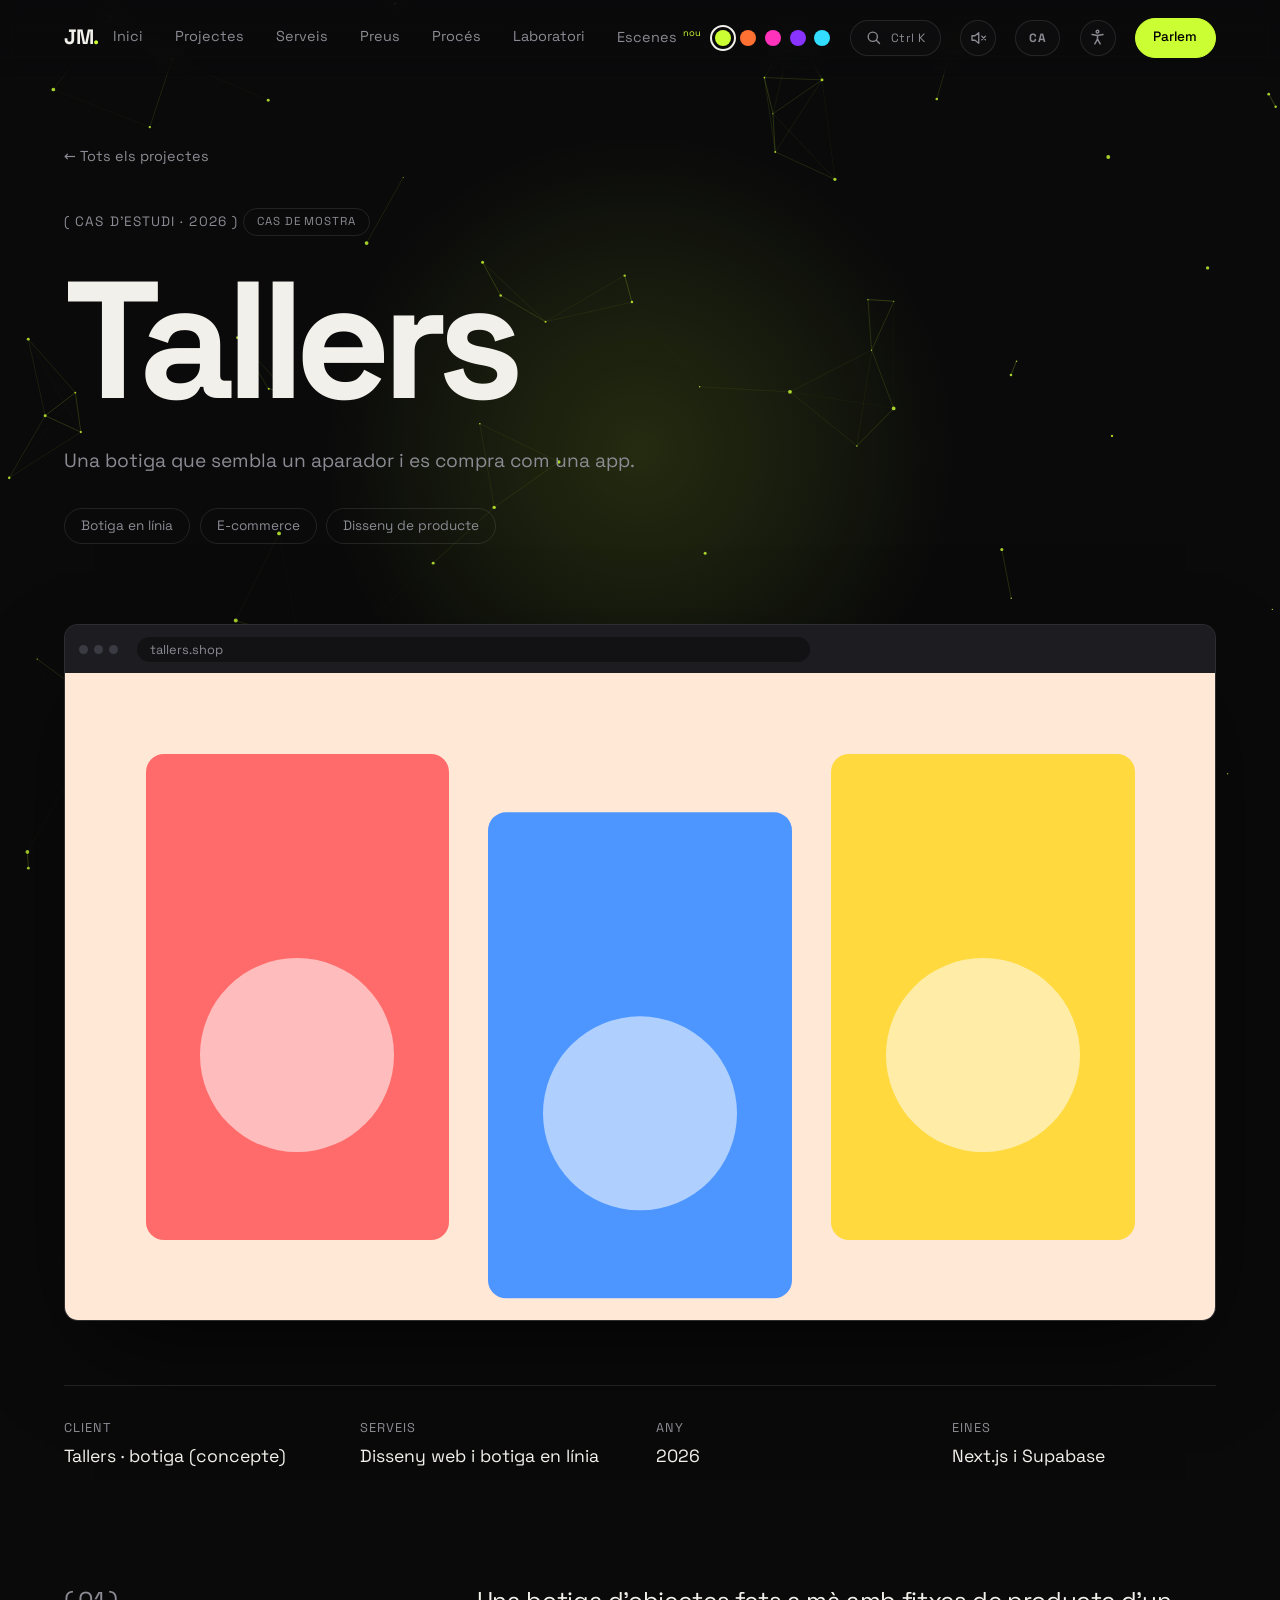
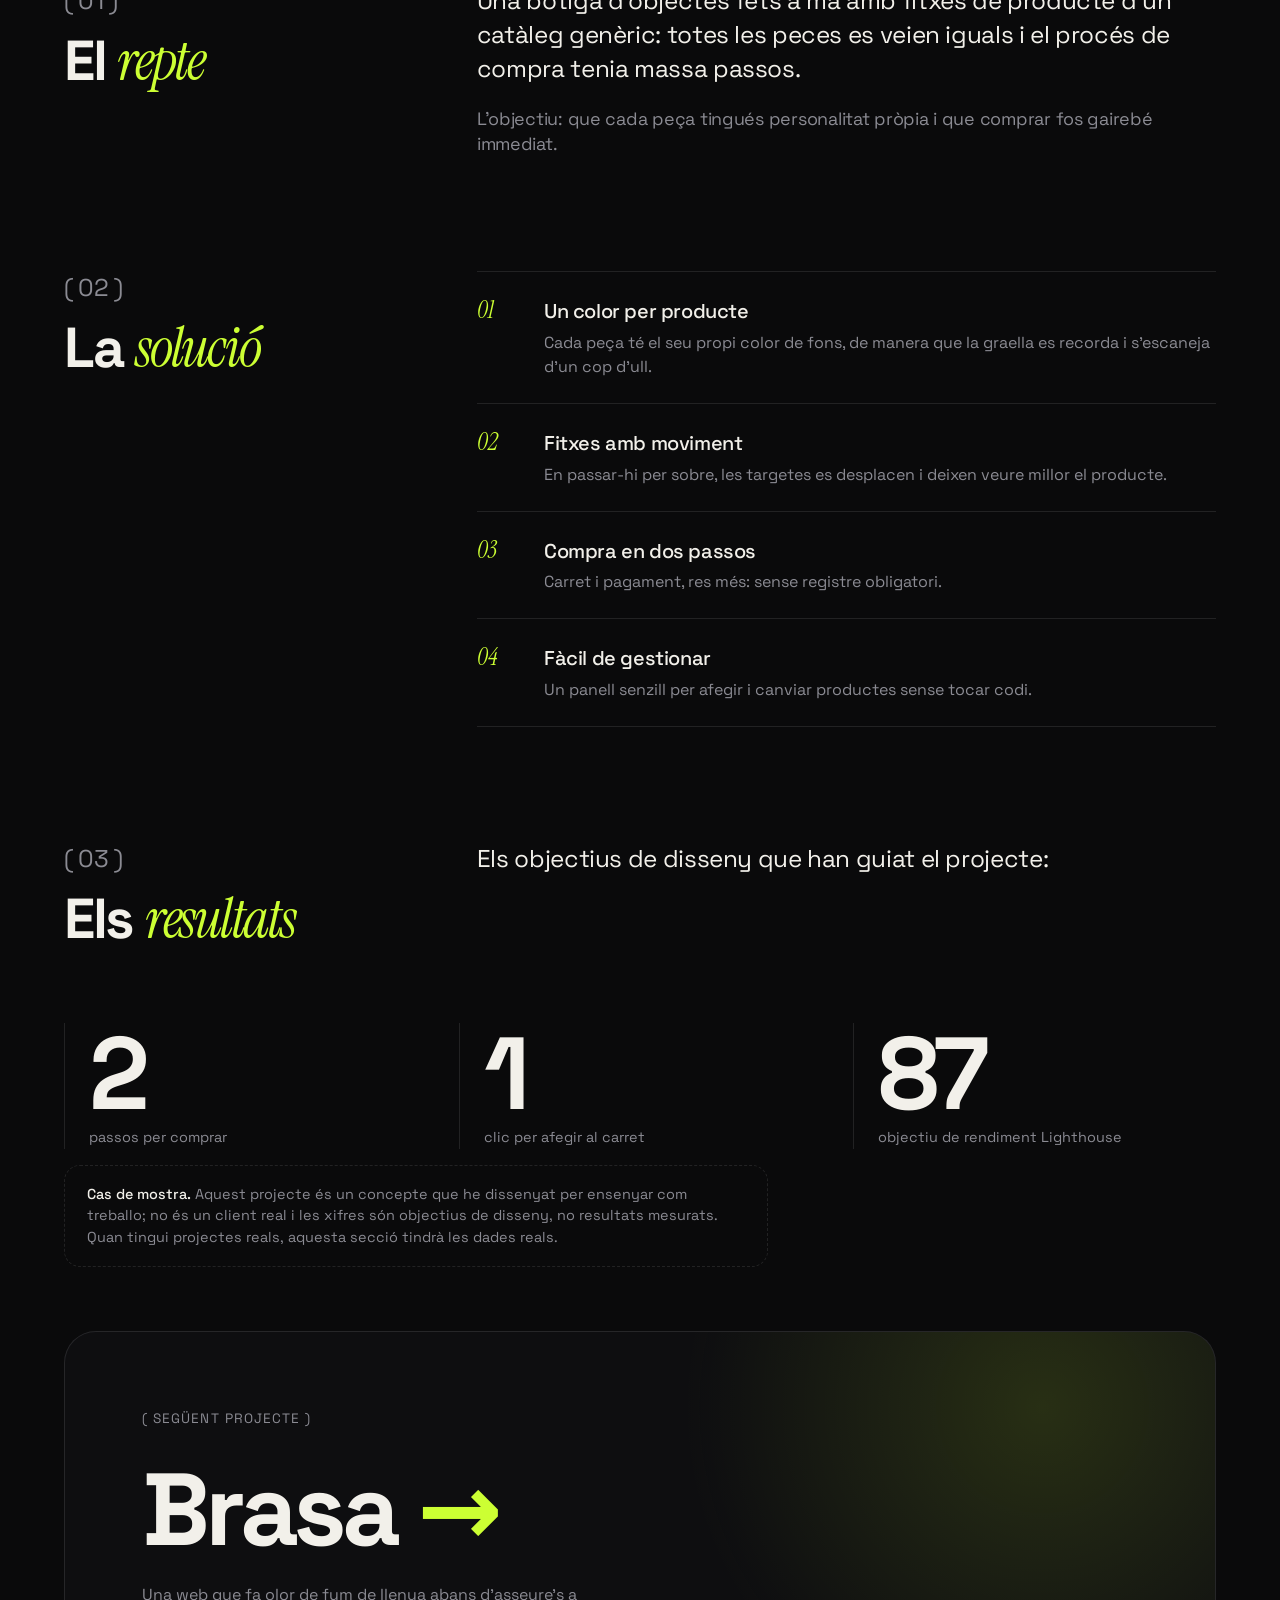
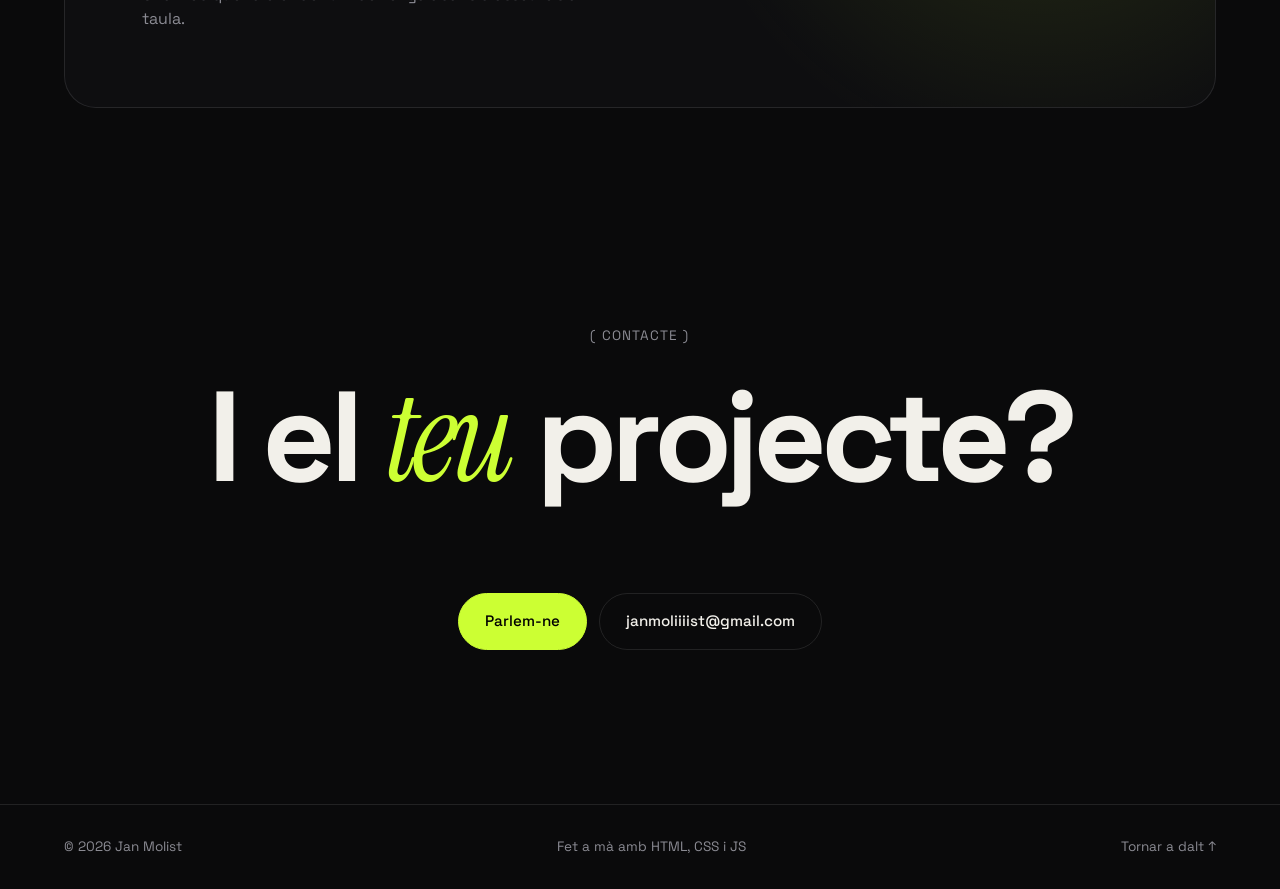
<file: projecte-tallers.html>
<!DOCTYPE html>
<html lang="ca">
<head>
  <meta charset="UTF-8">
  <meta name="viewport" content="width=device-width, initial-scale=1">
  <title>Tallers · Cas d&#x27;estudi: botiga en línia | Jan Molist</title>
  <meta name="description" content="Concepte de botiga en línia per a peces fetes a mà: un color per producte, fitxes amb moviment i compra en dos passos.">
  <meta name="theme-color" content="#0a0a0b">
  <meta name="author" content="Jan Molist">
  <meta name="robots" content="index,follow,max-image-preview:large">
  <link rel="canonical" href="https://elteudomini.cat/projecte-tallers.html">

  <!-- Xarxes socials -->
  <meta property="og:type" content="article">
  <meta property="og:site_name" content="Jan Molist">
  <meta property="og:locale" content="ca_ES">
  <meta property="og:title" content="Tallers · Cas d&#x27;estudi: botiga en línia | Jan Molist">
  <meta property="og:description" content="Concepte de botiga en línia per a peces fetes a mà: un color per producte, fitxes amb moviment i compra en dos passos.">
  <meta property="og:url" content="https://elteudomini.cat/projecte-tallers.html">
  <meta property="og:image" content="https://elteudomini.cat/og-tallers.png">
  <meta property="og:image:width" content="1200">
  <meta property="og:image:height" content="630">
  <meta property="og:image:alt" content="Tallers · cas de mostra de Jan Molist">
  <meta name="twitter:card" content="summary_large_image">
  <meta name="twitter:title" content="Tallers · Cas d&#x27;estudi: botiga en línia | Jan Molist">
  <meta name="twitter:description" content="Concepte de botiga en línia per a peces fetes a mà: un color per producte, fitxes amb moviment i compra en dos passos.">
  <meta name="twitter:image" content="https://elteudomini.cat/og-tallers.png">

  <!-- Icones -->
  <link rel="icon" href="favicon.svg" type="image/svg+xml">
  <link rel="icon" href="favicon-32.png" sizes="32x32" type="image/png">
  <link rel="apple-touch-icon" href="apple-touch-icon.png">

  <script type="application/ld+json">{"@context": "https://schema.org", "@type": "BreadcrumbList", "itemListElement": [{"@type": "ListItem", "position": 1, "name": "Inici", "item": "https://elteudomini.cat/"}, {"@type": "ListItem", "position": 2, "name": "Projectes", "item": "https://elteudomini.cat/#projectes"}, {"@type": "ListItem", "position": 3, "name": "Tallers", "item": "https://elteudomini.cat/projecte-tallers.html"}]}</script>

  <link rel="preload" href="fonts/space-grotesk-latin-400-normal.woff2" as="font" type="font/woff2" crossorigin>
  <link rel="preload" href="fonts/instrument-serif-latin-400-normal.woff2" as="font" type="font/woff2" crossorigin>
  <link rel="stylesheet" href="style.css">
  <link rel="stylesheet" href="cases.css">
  <link rel="stylesheet" href="extras.css">

  <noscript>
    <style>
      .reveal{opacity:1;transform:none}
    </style>
  </noscript>
</head>

<body class="case-page">

  <!-- (script.js necessita aquests elements) -->
  <div class="loader" aria-hidden="true">
    <div class="loader-inner"><span class="loader-name">Jan Molist</span><span class="loader-num">0</span></div>
    <div class="loader-bar"><i></i></div>
  </div>
  <div class="progress" aria-hidden="true"><i></i></div>
  <div class="cursor" aria-hidden="true"></div>
  <div class="cursor-label" aria-hidden="true"></div>
  <div class="glow" aria-hidden="true"></div>
  <canvas id="bg" aria-hidden="true"></canvas>

  <header class="nav">
    <a href="index.html" class="logo" data-magnetic>JM<span>.</span></a>
    <nav class="links" aria-label="Principal">
      <a href="index.html">Inici</a>
      <a href="index.html#projectes">Projectes</a>
      <a href="index.html#serveis">Serveis</a>
      <a href="index.html#preus">Preus</a>
      <a href="index.html#proces">Procés</a>
      <a href="lab.html" class="nav-lab">Laboratori</a>
      <a href="escenes.html" class="nav-lab">Escenes <sup>nou</sup></a>
    </nav>
    <div class="nav-right">
      <div class="hues" role="group" aria-label="Canvia el color d'accent">
        <button style="--h:75" data-hue="75" aria-label="Llima"></button>
        <button style="--h:18" data-hue="18" aria-label="Taronja"></button>
        <button style="--h:320" data-hue="320" aria-label="Rosa"></button>
        <button style="--h:265" data-hue="265" aria-label="Violeta"></button>
        <button style="--h:190" data-hue="190" aria-label="Cian"></button>
      </div>
      <a href="index.html#contacte" class="btn btn-sm" data-magnetic>Parlem</a>
    </div>
  </header>

  <main>
    <section class="case-hero">
      <a class="back reveal" href="index.html#projectes" data-magnetic>← Tots els projectes</a>
      <p class="eyebrow reveal">( Cas d'estudi · 2026 ) <span class="sample-tag">Cas de mostra</span></p>
      <h1 class="case-title reveal">Tallers</h1>
      <p class="case-lead reveal">Una botiga que sembla un aparador i es compra com una app.</p>
      <div class="case-tags reveal"><span>Botiga en línia</span><span>E-commerce</span><span>Disseny de producte</span></div>
    </section>

    <div class="case-shot">
      <div class="browser" style="view-transition-name:p-tallers">
        <div class="bar"><i></i><i></i><i></i><span>tallers.shop</span></div>
        <div class="screen s4"><div></div><div></div><div></div></div>
      </div>
    </div>

    <dl class="case-meta reveal">
      <div><dt>Client</dt><dd>Tallers · botiga (concepte)</dd></div>
      <div><dt>Serveis</dt><dd>Disseny web i botiga en línia</dd></div>
      <div><dt>Any</dt><dd>2026</dd></div>
      <div><dt>Eines</dt><dd>Next.js i Supabase</dd></div>
    </dl>

    <section class="section case-sec">
      <div class="reveal"><p class="eyebrow">( 01 )</p><h2>El <em>repte</em></h2></div>
      <div class="reveal"><p>Una botiga d&#x27;objectes fets a mà amb fitxes de producte d&#x27;un catàleg genèric: totes les peces es veien iguals i el procés de compra tenia massa passos.</p><p>L&#x27;objectiu: que cada peça tingués personalitat pròpia i que comprar fos gairebé immediat.</p></div>
    </section>

    <section class="section case-sec">
      <div class="reveal"><p class="eyebrow">( 02 )</p><h2>La <em>solució</em></h2></div>
      <ol class="sol-list reveal"><li><div><b>Un color per producte</b><span>Cada peça té el seu propi color de fons, de manera que la graella es recorda i s&#x27;escaneja d&#x27;un cop d&#x27;ull.</span></div></li><li><div><b>Fitxes amb moviment</b><span>En passar-hi per sobre, les targetes es desplacen i deixen veure millor el producte.</span></div></li><li><div><b>Compra en dos passos</b><span>Carret i pagament, res més: sense registre obligatori.</span></div></li><li><div><b>Fàcil de gestionar</b><span>Un panell senzill per afegir i canviar productes sense tocar codi.</span></div></li></ol>
    </section>

    <section class="section case-sec" style="padding-bottom:0">
      <div class="reveal"><p class="eyebrow">( 03 )</p><h2>Els <em>resultats</em></h2></div>
      <div class="reveal"><p>Els objectius de disseny que han guiat el projecte:</p></div>
    </section>
    <section class="section stats case-stats"><div class="stat reveal" style="--d:0.0s"><b data-count="2">0</b><span>passos per comprar</span></div><div class="stat reveal" style="--d:0.1s"><b data-count="1">0</b><span>clic per afegir al carret</span></div><div class="stat reveal" style="--d:0.2s"><b data-count="100">0</b><span>objectiu de rendiment Lighthouse</span></div></section>
    <p class="case-note reveal"><b>Cas de mostra.</b> Aquest projecte és un concepte que he dissenyat per ensenyar com treballo; no és un client real i les xifres són objectius de disseny, no resultats mesurats. Quan tingui projectes reals, aquesta secció tindrà les dades reals.</p>

    <section class="section lab-teaser">
      <a class="lab-link reveal" href="projecte-brasa.html" data-cursor="Veure">
        <span class="eyebrow">( Següent projecte )</span>
        <span class="lab-big">Brasa <i>→</i></span>
        <span class="lab-sub">Una web que fa olor de fum de llenya abans d&#x27;asseure&#x27;s a taula.</span>
      </a>
    </section>

    <section class="section contact" id="contacte">
      <p class="eyebrow reveal">( Contacte )</p>
      <h2 class="contact-title reveal">I el <em>teu</em> projecte?</h2>
      <div class="contact-actions reveal">
        <a class="btn" href="index.html#contacte" data-magnetic>Parlem-ne</a>
        <a class="btn btn-ghost" href="mailto:janmoliiiist@gmail.com" data-magnetic>janmoliiiist@gmail.com</a>
      </div>
    </section>
  </main>

  <footer class="footer">
    <span>© <span id="year">2026</span> Jan Molist</span>
    <span>Fet a mà amb HTML, CSS i JS</span>
    <a href="#" data-magnetic>Tornar a dalt ↑</a>
  </footer>

  <script src="config.js" defer></script>
  <script src="a11y.js" defer></script>
  <script src="script.js" defer></script>
  <script src="extras.js" defer></script>
  <script src="i18n.js" defer></script>
</body>
</html>
</file>
<file: style.css>
/* ==========================================================
   VARIABLES
   Per canviar el color principal, modifica --hue (0-360).
   ========================================================== */
:root {
  --hue: 75;
  --accent: hsl(var(--hue) 100% 60%);
  --accent-soft: hsl(var(--hue) 100% 60% / .14);

  --bg: #0a0a0b;
  --fg: #f2f0ea;
  --muted: #8b8b93;
  --line: rgba(255, 255, 255, .1);

  --ease: cubic-bezier(.2, .8, .2, 1);
  --pad: clamp(1.25rem, 5vw, 5rem);
  --serif: 'Instrument Serif', Georgia, serif;
  --sans: 'Space Grotesk', system-ui, -apple-system, sans-serif;
}

/* ==========================================================
   BASE
   ========================================================== */
*, *::before, *::after { box-sizing: border-box; margin: 0; padding: 0; }

html { scroll-behavior: smooth; -webkit-text-size-adjust: 100%; }

body {
  background: var(--bg);
  color: var(--fg);
  font-family: var(--sans);
  line-height: 1.5;
  -webkit-font-smoothing: antialiased;
}
body.loading { overflow: hidden; }

a { color: inherit; text-decoration: none; }
button { font: inherit; color: inherit; background: none; border: 0; cursor: pointer; }
ul, ol { list-style: none; }

em {
  font-family: var(--serif);
  font-style: italic;
  font-weight: 400;
  color: var(--accent);
}
::selection { background: var(--accent); color: #000; }

.section {
  position: relative;
  z-index: 1;
  padding: clamp(5rem, 12vw, 11rem) var(--pad);
}
.eyebrow {
  font-size: .85rem;
  letter-spacing: .08em;
  text-transform: uppercase;
  color: var(--muted);
  margin-bottom: 2rem;
}
.h2 {
  font-size: clamp(2.4rem, 7vw, 6.5rem);
  line-height: .95;
  letter-spacing: -.04em;
  font-weight: 700;
}

/* Revelat en fer scroll */
.reveal {
  opacity: 0;
  transform: translateY(40px);
  transition: opacity 1s var(--ease), transform 1s var(--ease);
  transition-delay: var(--d, 0s);
}
.reveal.in { opacity: 1; transform: none; }

/* ==========================================================
   PANTALLA DE CÀRREGA
   ========================================================== */
.loader {
  position: fixed;
  inset: 0;
  z-index: 10000;
  display: flex;
  flex-direction: column;
  justify-content: space-between;
  padding: var(--pad);
  background: var(--accent);
  color: #000;
  transition: transform 1s var(--ease) .1s, visibility 0s 1.3s;
}
.ready .loader { transform: translateY(-100%); visibility: hidden; }

.loader-inner {
  display: flex;
  justify-content: space-between;
  align-items: flex-end;
  flex: 1;
}
.loader-name {
  font-family: var(--serif);
  font-style: italic;
  font-size: clamp(1.5rem, 4vw, 3rem);
}
.loader-num {
  font-size: clamp(6rem, 24vw, 20rem);
  font-weight: 700;
  letter-spacing: -.06em;
  line-height: .8;
  font-variant-numeric: tabular-nums;
}
.loader-bar { height: 4px; background: rgba(0, 0, 0, .15); margin-top: 1.5rem; }
.loader-bar i { display: block; height: 100%; width: 0; background: #000; transition: width .1s linear; }

/* Barra de progrés de scroll */
.progress { position: fixed; top: 0; left: 0; right: 0; height: 3px; z-index: 9000; }
.progress i {
  display: block;
  height: 100%;
  background: var(--accent);
  transform-origin: 0 50%;
  transform: scaleX(0);
}

/* ==========================================================
   CURSOR, LLUM I FONS
   ========================================================== */
.has-cursor, .has-cursor a, .has-cursor button { cursor: none; }

.cursor, .cursor-label { position: fixed; top: 0; left: 0; pointer-events: none; z-index: 9999; opacity: 0; }

.cursor {
  width: 14px; height: 14px;
  margin: -7px 0 0 -7px;
  border-radius: 50%;
  background: #fff;
  mix-blend-mode: difference;
  transition: width .35s var(--ease), height .35s var(--ease), margin .35s var(--ease), opacity .3s;
}
.cursor.on { opacity: 1; }
.cursor.active { width: 64px; height: 64px; margin: -32px 0 0 -32px; }

.cursor-label {
  padding: .45rem .9rem;
  border-radius: 99px;
  background: var(--accent);
  color: #000;
  font-size: .75rem;
  font-weight: 700;
  letter-spacing: .04em;
  text-transform: uppercase;
  white-space: nowrap;
  transition: opacity .25s;
}
.cursor-label.show { opacity: 1; }

.glow {
  position: fixed;
  top: 0; left: 0;
  width: 60vmax; height: 60vmax;
  margin: -30vmax 0 0 -30vmax;
  background: radial-gradient(circle, var(--accent-soft), transparent 60%);
  pointer-events: none;
  z-index: 0;
  will-change: transform;
}
#bg {
  position: fixed;
  inset: 0;
  width: 100%; height: 100%;
  z-index: 0;
  pointer-events: none;
}

/* ==========================================================
   NAVEGACIÓ
   ========================================================== */
.nav {
  position: fixed;
  top: 0; left: 0; right: 0;
  z-index: 900;
  display: flex;
  align-items: center;
  justify-content: space-between;
  padding: 1.1rem var(--pad);
  background: linear-gradient(to bottom, rgba(10, 10, 11, .75), transparent);
  backdrop-filter: blur(10px);
  -webkit-backdrop-filter: blur(10px);
}
.logo { font-weight: 700; font-size: 1.3rem; letter-spacing: -.04em; display: inline-block; }
.logo span { color: var(--accent); }

.links { display: flex; gap: 2rem; font-size: .9rem; }
.links a { position: relative; color: var(--muted); transition: color .3s; }
.links a::after {
  content: '';
  position: absolute; left: 0; right: 0; bottom: -4px;
  height: 1px; background: var(--accent);
  transform: scaleX(0); transform-origin: left;
  transition: transform .5s var(--ease);
}
.links a:hover { color: var(--fg); }
.links a:hover::after { transform: scaleX(1); }

.nav-right { display: flex; align-items: center; gap: 1.2rem; }

.hues { display: flex; gap: .55rem; }
.hues button {
  width: 16px; height: 16px;
  border-radius: 50%;
  background: hsl(var(--h) 100% 60%);
  outline: 2px solid transparent;
  outline-offset: 3px;
  transition: outline-color .3s, transform .3s var(--ease);
}
.hues button:hover { transform: scale(1.25); }
.hues button.on { outline-color: var(--fg); }

/* Botons */
.btn {
  display: inline-flex;
  align-items: center;
  gap: .6rem;
  padding: 1rem 1.6rem;
  border-radius: 99px;
  border: 1px solid var(--accent);
  background: var(--accent);
  color: #000;
  font-weight: 500;
  font-size: .95rem;
  transition: background .3s, color .3s, border-color .3s, transform .4s var(--ease);
}
.btn:hover { background: transparent; color: var(--accent); }
.btn-ghost { background: transparent; color: var(--fg); border-color: var(--line); }
.btn-ghost:hover { border-color: var(--accent); color: var(--accent); }
.btn-sm { padding: .55rem 1.1rem; font-size: .85rem; }

/* ==========================================================
   HERO
   ========================================================== */
.hero {
  position: relative;
  z-index: 1;
  min-height: 100svh;
  display: flex;
  flex-direction: column;
  justify-content: flex-end;
  padding: 8rem var(--pad) 3rem;
}

.hero-top, .hero-bottom {
  opacity: 0;
  transform: translateY(24px);
  transition: opacity 1s var(--ease) 1.3s, transform 1s var(--ease) 1.3s;
}
.ready .hero-top, .ready .hero-bottom { opacity: 1; transform: none; }

.pill {
  display: inline-flex;
  align-items: center;
  gap: .6rem;
  padding: .5rem 1rem;
  border: 1px solid var(--line);
  border-radius: 99px;
  font-size: .85rem;
  color: var(--muted);
  background: rgba(17, 17, 19, .6);
}
.dot {
  width: 8px; height: 8px;
  border-radius: 50%;
  background: var(--accent);
  box-shadow: 0 0 0 0 var(--accent);
  animation: ping 2s infinite;
}
@keyframes ping {
  70%  { box-shadow: 0 0 0 10px transparent; }
  100% { box-shadow: 0 0 0 0 transparent; }
}

.hero-title {
  font-size: clamp(3.4rem, 12.5vw, 11.5rem);
  line-height: .9;
  letter-spacing: -.045em;
  font-weight: 700;
  margin: 2rem 0 3rem;
}
.line { display: block; overflow: hidden; padding-bottom: .14em; margin-bottom: -.14em; }
.line > span {
  display: inline-block;
  transform: translateY(115%);
  transition: transform 1.2s var(--ease);
}
.ready .line > span { transform: none; }
.line:nth-child(1) > span { transition-delay: .55s; }
.line:nth-child(2) > span { transition-delay: .7s; }
.line:nth-child(3) > span { transition-delay: .85s; }

.hero-bottom {
  display: flex;
  justify-content: space-between;
  align-items: flex-end;
  gap: 2rem;
  flex-wrap: wrap;
}
.hero-lead { max-width: 34rem; color: var(--muted); font-size: clamp(1rem, 1.4vw, 1.2rem); }
.hero-cta { display: flex; gap: .8rem; flex-wrap: wrap; }

/* Xips flotants */
.chip {
  position: absolute;
  padding: .6rem 1.1rem;
  border: 1px solid var(--line);
  border-radius: 99px;
  background: rgba(17, 17, 19, .6);
  backdrop-filter: blur(8px);
  -webkit-backdrop-filter: blur(8px);
  font-size: .85rem;
  pointer-events: none;
  translate: var(--px, 0) var(--py, 0);
  animation: float 6s ease-in-out infinite;
}
.c1 { top: 24%; right: 22%; rotate: -6deg; }
.c2 { top: 36%; right: 8%;  rotate: 5deg; animation-delay: -2s; color: var(--accent); }
.c3 { top: 17%; right: 7%;  rotate: 8deg; animation-delay: -4s; }
@keyframes float {
  0%, 100% { transform: translateY(0); }
  50%      { transform: translateY(-14px); }
}

/* Segell giratori */
.badge {
  position: absolute;
  right: calc(var(--pad) + 2vw);
  bottom: 30%;
  width: clamp(110px, 11vw, 160px);
  animation: spin 20s linear infinite;
}
.badge text { font-size: 13.5px; font-weight: 500; fill: var(--fg); letter-spacing: .05em; }
.badge circle { fill: var(--accent); }
@keyframes spin { to { transform: rotate(360deg); } }

/* ==========================================================
   MARQUEE
   ========================================================== */
.marquee {
  position: relative;
  z-index: 1;
  display: flex;
  overflow: hidden;
  padding: 1.4rem 0;
  border-block: 1px solid var(--line);
  background: rgba(10, 10, 11, .6);
  backdrop-filter: blur(6px);
  -webkit-backdrop-filter: blur(6px);
}
.marquee-group {
  flex-shrink: 0;
  min-width: 100%;
  display: flex;
  justify-content: space-around;
  gap: 2rem;
  font-size: clamp(1.5rem, 3.5vw, 3rem);
  font-weight: 500;
  letter-spacing: -.02em;
  white-space: nowrap;
  animation: marquee 30s linear infinite;
}
.marquee-group span:nth-child(even) { color: var(--accent); }
.marquee-group .s { font-family: var(--serif); font-style: italic; font-weight: 400; }
@keyframes marquee { to { transform: translateX(-100%); } }

/* ==========================================================
   SOBRE MI
   ========================================================== */
.about-text {
  max-width: 22em;
  font-size: clamp(1.8rem, 4.2vw, 4rem);
  line-height: 1.15;
  letter-spacing: -.03em;
  font-weight: 500;
}
.about-text .w { opacity: .15; transition: opacity .5s; }
.about-text .w.lit { opacity: 1; }

.about-grid {
  display: grid;
  grid-template-columns: repeat(auto-fit, minmax(220px, 1fr));
  gap: 2rem;
  margin-top: 5rem;
  padding-top: 2rem;
  border-top: 1px solid var(--line);
}
.about-grid h3 { font-family: var(--serif); font-style: italic; font-weight: 400; font-size: 1.8rem; color: var(--accent); margin-bottom: .8rem; }
.about-grid li { color: var(--muted); padding: .35rem 0; }

/* ==========================================================
   PROJECTES (scroll horitzontal)
   ========================================================== */
.work { position: relative; z-index: 1; }

.work-sticky {
  position: sticky;
  top: 0;
  height: 100vh;
  display: flex;
  flex-direction: column;
  justify-content: center;
  gap: 3rem;
  overflow: hidden;
}
.work-head {
  display: flex;
  justify-content: space-between;
  align-items: flex-end;
  gap: 2rem;
  flex-wrap: wrap;
  padding: 0 var(--pad);
}
.work-count { color: var(--muted); font-size: .9rem; }
.work-count span { color: var(--accent); }

.work-track {
  display: flex;
  gap: 4vw;
  width: max-content;
  padding: 0 var(--pad);
  will-change: transform;
}
.project { flex: 0 0 clamp(300px, 40vw, 600px); align-self: flex-start; }

.browser {
  overflow: hidden;
  border-radius: 14px;
  border: 1px solid var(--line);
  background: #16161a;
  box-shadow: 0 30px 80px -20px rgba(0, 0, 0, .7);
  transition: transform .7s var(--ease);
}
.project:hover .browser { transform: translateY(-10px) rotate(-.6deg); }

.bar { display: flex; align-items: center; gap: 6px; padding: .7rem .9rem; background: #1c1c21; }
.bar i { width: 9px; height: 9px; border-radius: 50%; background: #3a3a42; }
.bar span {
  flex: 1;
  max-width: 60%;
  margin-left: .8rem;
  padding: .2rem .8rem;
  border-radius: 99px;
  background: #121215;
  color: var(--muted);
  font-size: .72rem;
}

.screen { position: relative; aspect-ratio: 16 / 10; overflow: hidden; }

.meta { display: flex; justify-content: space-between; align-items: baseline; gap: 1rem; margin-top: 1.3rem; }
.meta h3 { font-size: clamp(1.4rem, 2.4vw, 2.2rem); letter-spacing: -.03em; }
.meta p { color: var(--muted); font-size: .85rem; text-align: right; }

.work-progress { height: 2px; margin: 0 var(--pad); background: var(--line); }
.work-progress i { display: block; height: 100%; background: var(--accent); transform-origin: 0 50%; transform: scaleX(0); }

/* Maqueta 1 · Restaurant */
.s1 {
  display: grid;
  place-items: center;
  text-align: center;
  background: radial-gradient(circle at 72% 28%, #ffb347 0, #e8590c 28%, #2a0e05 72%);
}
.s1-title {
  display: block;
  font-family: var(--serif);
  font-style: italic;
  font-size: clamp(3rem, 8vw, 6.5rem);
  line-height: 1;
  color: #fff4e6;
}
.s1-sub { display: block; margin-top: .6rem; font-size: .75rem; letter-spacing: .3em; text-transform: uppercase; color: #ffd8a8; }
.s1::after {
  content: '';
  position: absolute;
  left: -8%; bottom: -22%;
  width: 42%; aspect-ratio: 1;
  border-radius: 50%;
  border: 1px solid rgba(255, 255, 255, .35);
  animation: pulse 4s ease-in-out infinite;
}
@keyframes pulse { 50% { transform: scale(1.18); opacity: .4; } }

/* Maqueta 2 · Arquitectura */
.s2 {
  background-color: #e9e6df;
  background-image:
    linear-gradient(rgba(0,0,0,.07) 1px, transparent 1px),
    linear-gradient(90deg, rgba(0,0,0,.07) 1px, transparent 1px);
  background-size: 12.5% 16.66%;
}
.s2-word {
  position: absolute;
  left: 6%; bottom: 5%;
  font-size: clamp(3rem, 9vw, 7.5rem);
  font-weight: 700;
  letter-spacing: -.06em;
  line-height: .8;
  color: #111;
}
.s2-block {
  position: absolute;
  right: 10%; top: 12%;
  width: 34%; height: 56%;
  background: #111;
  transition: transform .9s var(--ease);
}
.s2-block::after { content: ''; position: absolute; inset: 14%; border: 1px solid rgba(233, 230, 223, .35); }
.s2-dot { position: absolute; right: 6%; bottom: 8%; width: 14%; aspect-ratio: 1; border-radius: 50%; background: #e63946; }
.project:hover .s2-block { transform: translate(-16%, 8%); }

/* Maqueta 3 · SaaS */
.s3 { background: linear-gradient(160deg, #0f172a, #1e1b4b); }
.s3-kpi { position: absolute; left: 8%; top: 10%; color: #fff; }
.s3-kpi b { display: block; font-size: clamp(1.8rem, 5vw, 3.6rem); letter-spacing: -.04em; line-height: 1; }
.s3-kpi small { color: #94a3b8; font-size: .75rem; }
.s3-bars { position: absolute; left: 8%; right: 8%; bottom: 0; height: 58%; display: flex; align-items: flex-end; gap: 3%; }
.s3-bars i {
  flex: 1;
  height: var(--h);
  border-radius: 6px 6px 0 0;
  background: linear-gradient(to top, #6366f1, #22d3ee);
  transform-origin: bottom;
  animation: grow 2.6s ease-in-out infinite alternate;
  animation-delay: calc(var(--i) * .15s);
}
@keyframes grow { from { transform: scaleY(.5); } to { transform: scaleY(1); } }

/* Maqueta 4 · Botiga */
.s4 { display: grid; grid-template-columns: repeat(3, 1fr); gap: 4%; padding: 7%; background: #ffe8d6; }
.s4 div { position: relative; overflow: hidden; border-radius: 18px; transition: transform .7s var(--ease); }
.s4 div:nth-child(1) { background: #ff6b6b; }
.s4 div:nth-child(2) { background: #4d96ff; transform: translateY(12%); }
.s4 div:nth-child(3) { background: #ffd93d; }
.s4 div::after { content: ''; position: absolute; left: 18%; right: 18%; bottom: 18%; aspect-ratio: 1; border-radius: 50%; background: rgba(255, 255, 255, .55); }
.project:hover .s4 div:nth-child(odd)  { transform: translateY(-8%); }
.project:hover .s4 div:nth-child(even) { transform: translateY(4%); }

/* Targeta final */
.project.cta .screen {
  display: grid;
  place-items: center;
  padding: 2rem;
  border: 1.5px dashed var(--line);
  border-radius: 14px;
  text-align: center;
  font-size: clamp(2rem, 5vw, 4.5rem);
  font-weight: 700;
  letter-spacing: -.04em;
  line-height: .95;
  transition: border-color .3s, background .3s;
}
.project.cta:hover .screen { border-color: var(--accent); background: var(--accent-soft); }

/* ==========================================================
   SERVEIS
   ========================================================== */
.services-grid {
  display: grid;
  grid-template-columns: repeat(auto-fit, minmax(250px, 1fr));
  gap: 1.2rem;
  margin-top: 4rem;
}
.card {
  position: relative;
  display: flex;
  flex-direction: column;
  justify-content: space-between;
  min-height: 340px;
  padding: 2rem;
  overflow: hidden;
  border: 1px solid var(--line);
  border-radius: 22px;
  background: rgba(17, 17, 19, .75);
  transition: transform .3s var(--ease), border-color .3s;
}
.card::before {
  content: '';
  position: absolute; inset: 0;
  background: radial-gradient(400px circle at var(--mx, 50%) var(--my, 50%), var(--accent-soft), transparent 60%);
  opacity: 0;
  transition: opacity .4s;
}
.card:hover::before { opacity: 1; }
.card:hover { border-color: hsl(var(--hue) 100% 60% / .5); }
.card > * { position: relative; }
.ico { font-family: var(--serif); font-style: italic; font-size: 2.6rem; color: var(--accent); }
.card h3 { margin-bottom: .8rem; font-size: 1.7rem; line-height: 1.05; letter-spacing: -.03em; }
.card p { color: var(--muted); font-size: .95rem; }

/* ==========================================================
   PROCÉS
   ========================================================== */
.steps { margin-top: 4rem; border-top: 1px solid var(--line); }
.step {
  position: relative;
  display: grid;
  grid-template-columns: 5rem 1fr 1.2fr;
  gap: 2rem;
  align-items: baseline;
  padding: 2.2rem 0;
  border-bottom: 1px solid var(--line);
  transition: padding .5s var(--ease), opacity 1s var(--ease), transform 1s var(--ease);
}
.step::after {
  content: '';
  position: absolute; left: 0; bottom: -1px;
  width: 100%; height: 1px;
  background: var(--accent);
  transform: scaleX(0); transform-origin: left;
  transition: transform .7s var(--ease);
}
.step:hover { padding-left: 1.2rem; }
.step:hover::after { transform: scaleX(1); }
.step .n { font-family: var(--serif); font-style: italic; font-size: 1.6rem; color: var(--accent); }
.step h3 { font-size: clamp(1.8rem, 4vw, 3.4rem); line-height: 1; letter-spacing: -.04em; }
.step p { color: var(--muted); }

/* ==========================================================
   XIFRES
   ========================================================== */
.stats {
  display: grid;
  grid-template-columns: repeat(auto-fit, minmax(200px, 1fr));
  gap: 2rem;
  padding-block: clamp(3rem, 7vw, 6rem);
}
.stat { padding-left: 1.5rem; border-left: 1px solid var(--line); }
.stat b { display: block; font-size: clamp(3rem, 8vw, 7rem); line-height: 1; letter-spacing: -.05em; font-weight: 700; }
.stat span { color: var(--muted); font-size: .9rem; }

/* ==========================================================
   CONTACTE
   ========================================================== */
.contact { display: flex; flex-direction: column; align-items: center; text-align: center; }
.contact-title {
  margin-bottom: 3rem;
  font-size: clamp(3rem, 10vw, 9.5rem);
  line-height: .92;
  letter-spacing: -.05em;
  font-weight: 700;
}
.mail {
  display: inline-block;
  padding-bottom: .3rem;
  border-bottom: 2px solid var(--accent);
  font-size: clamp(1.2rem, 3.6vw, 3rem);
  letter-spacing: -.03em;
  transition: color .3s, transform .4s var(--ease), opacity 1s var(--ease);
}
.mail:hover { color: var(--accent); }
.contact-actions { display: flex; flex-wrap: wrap; justify-content: center; gap: .8rem; margin-top: 3rem; }

/* ==========================================================
   FOOTER
   ========================================================== */
.footer {
  position: relative;
  z-index: 1;
  display: flex;
  justify-content: space-between;
  flex-wrap: wrap;
  gap: 1rem;
  padding: 2rem var(--pad);
  border-top: 1px solid var(--line);
  color: var(--muted);
  font-size: .85rem;
}
.footer a { display: inline-block; transition: color .3s, transform .4s var(--ease); }
.footer a:hover { color: var(--accent); }

/* ==========================================================
   RESPONSIVE
   ========================================================== */
@media (max-width: 800px) {
  .links { display: none; }
  .hues { display: none; }
  .chip, .badge { display: none; }
  .hero-bottom { align-items: flex-start; }

  /* En mòbil, els projectes es llisquen amb el dit */
  .work-sticky { position: static; height: auto; overflow: visible; padding-bottom: 2rem; }
  .work-track {
    width: auto;
    overflow-x: auto;
    scroll-snap-type: x mandatory;
    padding-bottom: 1.5rem;
    -webkit-overflow-scrolling: touch;
  }
  .project { flex: 0 0 82vw; scroll-snap-align: center; }
  .work-progress { display: none; }

  .step { grid-template-columns: 3rem 1fr; gap: 1rem; }
  .step p { grid-column: 2; }
  .meta { flex-direction: column; gap: .2rem; }
  .meta p { text-align: left; }
}

/* Respecta qui prefereix menys moviment */
@media (prefers-reduced-motion: reduce) {
  *, *::before, *::after {
    animation: none !important;
    transition-duration: .01ms !important;
    transition-delay: 0s !important;
    scroll-behavior: auto !important;
  }
}


/* ==========================================================
   TEASER DEL LABORATORI (home)
   ========================================================== */
.nav-lab sup { color: var(--accent); font-size: .65em; margin-left: .15em; }
.lab-teaser { padding-block: clamp(2rem, 5vw, 4rem); }
.lab-link {
  position: relative;
  display: block;
  overflow: hidden;
  padding: clamp(2rem, 6vw, 5rem);
  border: 1px solid var(--line);
  border-radius: 32px;
  background: rgba(17, 17, 19, .7);
  transition: border-color .4s, transform .6s var(--ease), opacity 1s var(--ease);
}
.lab-link::before {
  content: '';
  position: absolute; inset: 0;
  background: radial-gradient(600px circle at 85% 20%, var(--accent-soft), transparent 60%);
  transition: opacity .5s;
}
.lab-link:hover { border-color: hsl(var(--hue) 100% 60% / .5); }
.lab-link > span { position: relative; display: block; }
.lab-big {
  font-size: clamp(2.4rem, 8vw, 7.5rem);
  font-weight: 700;
  line-height: .95;
  letter-spacing: -.05em;
}
.lab-big i { font-style: normal; display: inline-block; color: var(--accent); transition: transform .5s var(--ease); }
.lab-link:hover .lab-big i { transform: translateX(.25em); }
.lab-sub { margin-top: 1.5rem; max-width: 30rem; color: var(--muted); }
.lab-orbs { position: absolute !important; right: 6%; top: 50%; width: clamp(90px, 16vw, 220px); aspect-ratio: 1; translate: 0 -50%; }
.lab-orbs b {
  position: absolute; inset: 0;
  border-radius: 50%;
  border: 1px solid hsl(var(--hue) 100% 60% / .5);
  animation: labspin 9s linear infinite;
}
.lab-orbs b:nth-child(2) { inset: 18%; border-style: dashed; animation-duration: 6s; animation-direction: reverse; }
.lab-orbs b:nth-child(3) { inset: 38%; background: var(--accent); border: 0; box-shadow: 0 0 60px 8px hsl(var(--hue) 100% 50% / .5); animation: none; }
@keyframes labspin { to { transform: rotate(360deg); } }
@media (max-width: 800px) { .lab-orbs { display: none; } }
</file>
<file: cases.css>
/* ==========================================================
   CASOS D'ESTUDI, FORMULARI I TRANSICIONS · cases.css
   Va després de style.css i reutilitza les seves variables.
   ========================================================== */

/* ----------------------------------------------------------
   Transició fluida entre pàgines (View Transitions)
   Chrome, Edge i Safari 18.2+. Als altres navegadors, navegació normal.
   ---------------------------------------------------------- */
@media (prefers-reduced-motion: no-preference) {
  @view-transition { navigation: auto; }
}
::view-transition-group(root) { animation-duration: .5s; }
::view-transition-old(root) { animation: vt-out .35s var(--ease) both; }
::view-transition-new(root) { animation: vt-in .5s var(--ease) both; }
@keyframes vt-out { to { opacity: 0; } }
@keyframes vt-in  { from { opacity: 0; } }
/* La captura de la targeta del projecte es transforma en la del cas */
::view-transition-group(*):not(:root) { animation-duration: .7s; animation-timing-function: var(--ease); }

/* Qui ja ha vist l'animació de càrrega en aquesta sessió, no la torna a veure */
.seen .loader { display: none; }
.seen body.loading { overflow: auto; }
.seen .hero-top, .seen .hero-bottom { opacity: 1; transform: none; transition: none; }
.seen .line > span { transform: none; transition: none; }

/* ----------------------------------------------------------
   Targetes de projecte de la home (ara són enllaços)
   ---------------------------------------------------------- */
a.project { display: block; color: inherit; }
.project .go {
  display: inline-block;
  margin-top: .9rem;
  font-size: .85rem;
  color: var(--accent);
  opacity: 0;
  transform: translateX(-8px);
  transition: opacity .4s, transform .5s var(--ease);
}
.project:hover .go, .project:focus-visible .go { opacity: 1; transform: none; }
.project:focus-visible { outline: 2px solid var(--accent); outline-offset: 6px; border-radius: 16px; }
@media (hover: none) { .project .go { opacity: 1; transform: none; } }

.sample-tag {
  display: inline-block;
  padding: .3rem .8rem;
  border: 1px solid var(--line);
  border-radius: 99px;
  font-size: .72rem;
  letter-spacing: .08em;
  text-transform: uppercase;
  color: var(--muted);
}

/* ----------------------------------------------------------
   PÀGINA DE CAS
   (no té pantalla de càrrega: la transició ja fa de portada)
   ---------------------------------------------------------- */
.case-page .loader { display: none; }
.case-hero {
  position: relative;
  z-index: 1;
  padding: 9rem var(--pad) 3rem;
}
.back {
  display: inline-flex;
  align-items: center;
  gap: .5rem;
  margin-bottom: 2.5rem;
  color: var(--muted);
  font-size: .9rem;
  transition: color .3s, transform .4s var(--ease);
}
.back:hover { color: var(--accent); transform: translateX(-4px); }
.case-title {
  font-size: clamp(3.6rem, 13vw, 12rem);
  line-height: .88;
  letter-spacing: -.055em;
  font-weight: 700;
}
.case-lead {
  max-width: 42rem;
  margin-top: 2rem;
  color: var(--muted);
  font-size: clamp(1.05rem, 1.5vw, 1.3rem);
}
.case-tags { display: flex; flex-wrap: wrap; gap: .6rem; margin-top: 2rem; }
.case-tags span {
  padding: .45rem 1rem;
  border: 1px solid var(--line);
  border-radius: 99px;
  font-size: .85rem;
  color: var(--muted);
}

.case-shot { position: relative; z-index: 1; padding: 2rem var(--pad) 0; }
.case-shot .browser { box-shadow: 0 40px 100px -30px rgba(0, 0, 0, .8); }
.case-shot .screen { aspect-ratio: 16 / 9; }
.case-shot .s1-title { font-size: clamp(3.5rem, 12vw, 11rem); }
.case-shot .s1-sub   { font-size: clamp(.7rem, 1.1vw, 1rem); }
.case-shot .s2-word  { font-size: clamp(3.5rem, 13vw, 12rem); }
.case-shot .s3-kpi b { font-size: clamp(2rem, 7vw, 6rem); }
.case-shot .s3-kpi small { font-size: clamp(.7rem, 1vw, .95rem); }
.case-shot .bar span { font-size: .8rem; }

.case-meta {
  position: relative;
  z-index: 1;
  display: grid;
  grid-template-columns: repeat(auto-fit, minmax(180px, 1fr));
  gap: 2rem;
  margin: 4rem var(--pad) 0;
  padding-top: 2rem;
  border-top: 1px solid var(--line);
}
.case-meta dt {
  margin-bottom: .5rem;
  font-size: .8rem;
  letter-spacing: .08em;
  text-transform: uppercase;
  color: var(--muted);
}
.case-meta dd { font-size: 1.1rem; line-height: 1.35; }

.case-sec {
  display: grid;
  grid-template-columns: minmax(0, 1fr) minmax(0, 2.2fr);
  gap: clamp(2rem, 6vw, 6rem);
  padding-block: clamp(4rem, 9vw, 8rem);
}
.case-sec + .case-sec { padding-top: 0; }
.case-sec h2 {
  font-size: clamp(2.2rem, 4.4vw, 4rem);
  line-height: .95;
  letter-spacing: -.04em;
  font-weight: 700;
}
.case-sec .eyebrow { margin-bottom: 1rem; }
.case-sec p {
  font-size: clamp(1.15rem, 1.9vw, 1.7rem);
  line-height: 1.4;
  letter-spacing: -.015em;
}
.case-sec p + p { margin-top: 1.2rem; color: var(--muted); font-size: clamp(1rem, 1.4vw, 1.2rem); }

.sol-list { counter-reset: s; border-top: 1px solid var(--line); }
.sol-list li {
  counter-increment: s;
  display: grid;
  grid-template-columns: 3.2rem 1fr;
  gap: 1rem;
  padding: 1.5rem 0;
  border-bottom: 1px solid var(--line);
}
.sol-list li::before {
  content: counter(s, decimal-leading-zero);
  font-family: var(--serif);
  font-style: italic;
  font-size: 1.5rem;
  line-height: 1.2;
  color: var(--accent);
}
.sol-list b { display: block; margin-bottom: .3rem; font-size: 1.25rem; font-weight: 500; letter-spacing: -.02em; }
.sol-list span { color: var(--muted); }

.case-stats { padding-block: clamp(3rem, 6vw, 5rem) 1rem; }
.case-note {
  position: relative;
  z-index: 1;
  max-width: 44rem;
  margin: 0 var(--pad);
  padding: 1.1rem 1.4rem;
  border: 1px dashed var(--line);
  border-radius: 16px;
  color: var(--muted);
  font-size: .9rem;
}
.case-note b { color: var(--fg); font-weight: 500; }

/* ----------------------------------------------------------
   FORMULARI DE CONTACTE DE LA HOME
   ---------------------------------------------------------- */
.cform { width: min(100%, 44rem); margin-top: 4.5rem; text-align: left; }
.cf-title { margin-bottom: 1.6rem; font-size: .85rem; letter-spacing: .08em; text-transform: uppercase; color: var(--muted); text-align: center; }
.cf-grid { display: grid; grid-template-columns: 1fr 1fr; gap: 1.2rem; }
.cf-wide { grid-column: 1 / -1; }
.cf-field { position: relative; display: flex; flex-direction: column; gap: .4rem; }
.cf-field label { font-size: .8rem; letter-spacing: .08em; text-transform: uppercase; color: var(--muted); }
.cf-field input, .cf-field textarea, .cf-field select {
  width: 100%;
  padding: .95rem 1.1rem;
  border: 1px solid var(--line);
  border-radius: 14px;
  background: rgba(255, 255, 255, .03);
  color: var(--fg);
  font: inherit;
  outline: none;
  resize: vertical;
  transition: border-color .3s, box-shadow .3s;
}
.cf-field select option { background: #16161a; }
.cf-field input:focus, .cf-field textarea:focus, .cf-field select:focus { border-color: var(--accent); box-shadow: 0 0 0 3px var(--accent-soft); }
.cf-field.good input, .cf-field.good textarea { border-color: #4ade80; }
.cf-field.bad  input, .cf-field.bad  textarea { border-color: #f87171; }
.cf-err { min-height: 1.2em; font-size: .8rem; color: #f87171; }
.cf-check-row { display: flex; align-items: flex-start; gap: .7rem; margin: 1.2rem 0 .4rem; font-size: .9rem; color: var(--muted); cursor: pointer; }
.cf-check-row input { width: 18px; height: 18px; margin-top: .2rem; accent-color: var(--accent); }
.cf-consent-err { margin-bottom: .6rem; font-size: .85rem; color: #f87171; }
.cf-hp { position: absolute; left: -9999px; width: 1px; height: 1px; opacity: 0; overflow: hidden; }
.cf-actions { display: flex; flex-wrap: wrap; align-items: center; gap: 1rem; margin-top: 1rem; }
.cf-send[disabled] { opacity: .6; pointer-events: none; }
.cf-status { font-size: .9rem; color: var(--muted); }
.cf-status.err { color: #f87171; }
.cf-status a { color: var(--fg); border-bottom: 1px solid var(--accent); }

/* Confirmació animada */
.cf-ok { position: relative; display: none; padding: 2.5rem 0; text-align: center; outline: none; }
.cform.sent .cf-body { display: none; }
.cform.sent .cf-ok { display: block; }
.cf-check { display: block; width: 96px; height: 96px; margin: 0 auto 1.6rem; }
.cf-check circle { fill: none; stroke: var(--accent); stroke-width: 3; stroke-dasharray: 280; stroke-dashoffset: 280; transform-origin: center; transform: rotate(-90deg); animation: cf-draw .8s var(--ease) forwards; }
.cf-check path { fill: none; stroke: var(--accent); stroke-width: 4; stroke-linecap: round; stroke-linejoin: round; stroke-dasharray: 70; stroke-dashoffset: 70; animation: cf-draw .5s var(--ease) .55s forwards; }
@keyframes cf-draw { to { stroke-dashoffset: 0; } }
.cf-ok h3 { margin-bottom: .6rem; font-size: clamp(2rem, 4vw, 3rem); letter-spacing: -.04em; line-height: 1; opacity: 0; transform: translateY(14px); animation: cf-up .7s var(--ease) .7s forwards; }
.cf-ok p { max-width: 30rem; margin: 0 auto 1.6rem; color: var(--muted); opacity: 0; transform: translateY(14px); animation: cf-up .7s var(--ease) .85s forwards; }
.cf-ok .btn { opacity: 0; animation: cf-up .7s var(--ease) 1s forwards; }
@keyframes cf-up { to { opacity: 1; transform: none; } }

.cf-burst { position: absolute; left: 50%; top: 48px; width: 0; height: 0; pointer-events: none; }
.cf-burst i {
  position: absolute;
  width: 8px; height: 8px;
  margin: -4px 0 0 -4px;
  border-radius: 50%;
  background: hsl(calc(var(--hue) + var(--h) - 60) 100% 60%);
  opacity: 0;
  animation: cf-pop .9s var(--ease) .5s forwards;
}
@keyframes cf-pop {
  0%   { opacity: 1; transform: translate(0, 0) scale(1); }
  100% { opacity: 0; transform: translate(var(--x), var(--y)) scale(.2); }
}

/* ----------------------------------------------------------
   RESPONSIVE
   ---------------------------------------------------------- */
@media (max-width: 800px) {
  .case-hero { padding-top: 7rem; }
  .case-sec { grid-template-columns: 1fr; gap: 1.5rem; }
  .cf-grid { grid-template-columns: 1fr; }
  .case-meta { margin-top: 3rem; }
}
</file>
<file: seccions.css>
/* ==========================================================
   SECCIONS DE LA HOME · seccions.css
   Preus i confiança (testimonis i logos).
   Va després de style.css i cases.css i reutilitza les seves variables.
   ========================================================== */

.sec-lead {
  max-width: 40rem;
  margin-top: 1.8rem;
  color: var(--muted);
  font-size: clamp(1rem, 1.4vw, 1.2rem);
}
.sec-lead .sample-tag { margin-left: .6rem; vertical-align: middle; }

/* El pressupostador del laboratori és destí d'enllaços des de la home */
#pressupostador { scroll-margin-top: 6rem; }

/* ----------------------------------------------------------
   PREUS
   ---------------------------------------------------------- */
.price-grid {
  display: grid;
  grid-template-columns: repeat(auto-fit, minmax(270px, 1fr));
  gap: 1.2rem;
  margin-top: 4rem;
}
.price { min-height: auto; justify-content: flex-start; gap: 1.5rem; }
.price h3 { margin-bottom: .5rem; }
.price-desc { color: var(--muted); font-size: .95rem; }

.price-num {
  display: flex;
  align-items: baseline;
  gap: .5rem;
  padding-top: 1.4rem;
  border-top: 1px solid var(--line);
  line-height: 1;
}
.price-num small { color: var(--muted); font-size: .85rem; }
.price-num b { font-size: clamp(3rem, 5vw, 4.4rem); font-weight: 700; letter-spacing: -.05em; color: var(--fg); }
.price-num span { font-family: var(--serif); font-style: italic; font-size: 1.8rem; color: var(--accent); }
.price-time { margin-top: -.7rem; color: var(--muted); font-size: .9rem; }

.price-list li {
  position: relative;
  padding: .4rem 0 .4rem 1.7rem;
  color: var(--fg);
  font-size: .95rem;
}
.price-list li::before { content: '✓'; position: absolute; left: 0; color: var(--accent); }
.price .btn { margin-top: auto; justify-content: center; }

.price-note { margin-top: 2rem; color: var(--muted); font-size: .9rem; }
.price-note a { color: var(--fg); border-bottom: 1px solid var(--accent); transition: color .3s; }
.price-note a:hover { color: var(--accent); }

/* ----------------------------------------------------------
   PROCÉS · durada de cada pas
   ---------------------------------------------------------- */
.step-tag {
  display: block;
  width: fit-content;
  margin-top: .9rem;
  padding: .25rem .85rem;
  border: 1px solid var(--line);
  border-radius: 99px;
  font-size: .78rem;
  letter-spacing: .04em;
  color: var(--accent);
}

/* ----------------------------------------------------------
   CONFIANÇA · testimonis i logos
   Mentre la secció té la classe "is-sample" tot apareix marcat com a exemple.
   Quan hi posis testimonis i logos reals, treu "is-sample" de la secció.
   ---------------------------------------------------------- */
.sample-flag { display: none; max-width: 44rem; margin-top: 1.8rem; color: var(--muted); font-size: .9rem; }
.is-sample .sample-flag { display: block; }
.sample-flag .sample-tag { margin-right: .6rem; }

.logos {
  display: grid;
  grid-template-columns: repeat(auto-fit, minmax(150px, 1fr));
  gap: 1px;
  margin-top: 4rem;
  overflow: hidden;
  border: 1px solid var(--line);
  border-radius: 22px;
  background: var(--line);
}
.logos li {
  display: grid;
  place-items: center;
  min-height: 110px;
  padding: 1.5rem 1rem;
  background: rgba(17, 17, 19, .9);
  color: var(--muted);
  font-size: 1.5rem;
  text-align: center;
  transition: color .4s, background .4s;
}
.logos li:hover { color: var(--fg); background: rgba(24, 24, 27, .95); }
.lg1 { font-family: var(--serif); font-style: italic; font-size: 2.1rem !important; }
.lg2 { font-weight: 700; letter-spacing: -.06em; font-size: 1.9rem !important; }
.lg3 { display: flex !important; align-items: center; justify-content: center; font-weight: 700; letter-spacing: -.04em; }
.lg3::before { content: ''; display: inline-block; width: .45em; height: .45em; margin-right: .35em; border-radius: 50%; background: currentColor; }
.lg4 { font-weight: 500; letter-spacing: .02em; }
.lg5 { font-size: 1rem !important; letter-spacing: .06em; text-transform: uppercase; }
.lg6 { font-size: 1rem !important; letter-spacing: .06em; text-transform: uppercase; color: var(--accent) !important; }

.quotes {
  display: grid;
  grid-template-columns: repeat(auto-fit, minmax(280px, 1fr));
  gap: 1.2rem;
  margin-top: 1.2rem;
}
.tcard {
  position: relative;
  display: flex;
  flex-direction: column;
  justify-content: space-between;
  gap: 1.6rem;
  padding: 2rem;
  border: 1px solid var(--line);
  border-radius: 22px;
  background: rgba(17, 17, 19, .75);
}
.tcard::before {
  content: '\201C';
  height: 2.2rem;
  font-family: var(--serif);
  font-size: 5rem;
  line-height: .9;
  color: var(--accent);
}
.tcard blockquote { font-size: clamp(1.1rem, 1.6vw, 1.4rem); line-height: 1.35; letter-spacing: -.02em; }
.tcard figcaption { display: flex; align-items: center; gap: .9rem; }
.tcard figcaption b { display: block; font-weight: 500; }
.tcard figcaption small { color: var(--muted); }
.av {
  display: grid;
  place-items: center;
  flex: 0 0 auto;
  width: 44px;
  height: 44px;
  border: 1px solid hsl(var(--hue) 100% 60% / .35);
  border-radius: 50%;
  background: var(--accent-soft);
  color: var(--accent);
  font-size: .85rem;
  font-weight: 700;
}
.is-sample .tcard::after {
  content: 'Exemple';
  position: absolute;
  top: 1.4rem;
  right: 1.4rem;
  padding: .2rem .7rem;
  border: 1px solid var(--line);
  border-radius: 99px;
  font-size: .7rem;
  letter-spacing: .08em;
  text-transform: uppercase;
  color: var(--muted);
}

@media (max-width: 800px) {
  .price-grid { margin-top: 3rem; }
  .logos { margin-top: 3rem; }
}
</file>
<file: extras.css>
/* ==========================================================
   EXTRES · extras.css
   Paleta Ctrl+K, botons del menú, avisos, mode Konami,
   transicions entre pàgines i joc del 404.
   Va després de style.css i cases.css i reutilitza les seves variables.
   ========================================================== */

/* ==========================================================
   TIPOGRAFIES PRÒPIES (carpeta fonts/)
   Servides des del teu mateix web: més ràpid, sense connexions a
   tercers i sense problemes de privacitat (RGPD) amb Google Fonts.
   ========================================================== */
@font-face { font-family: 'Space Grotesk'; font-weight: 400; font-style: normal; font-display: swap; src: url(fonts/space-grotesk-latin-400-normal.woff2) format('woff2'); }
@font-face { font-family: 'Space Grotesk'; font-weight: 500; font-style: normal; font-display: swap; src: url(fonts/space-grotesk-latin-500-normal.woff2) format('woff2'); }
@font-face { font-family: 'Space Grotesk'; font-weight: 700; font-style: normal; font-display: swap; src: url(fonts/space-grotesk-latin-700-normal.woff2) format('woff2'); }
@font-face { font-family: 'Instrument Serif'; font-weight: 400; font-style: normal; font-display: swap; src: url(fonts/instrument-serif-latin-400-normal.woff2) format('woff2'); }
@font-face { font-family: 'Instrument Serif'; font-weight: 400; font-style: italic; font-display: swap; src: url(fonts/instrument-serif-latin-400-italic.woff2) format('woff2'); }
/* Només es descarrega si actives la tipografia llegible al mode d'accessibilitat */
@font-face { font-family: 'Atkinson Hyperlegible'; font-weight: 400; font-style: normal; font-display: swap; src: url(fonts/atkinson-hyperlegible-latin-400-normal.woff2) format('woff2'); }
@font-face { font-family: 'Atkinson Hyperlegible'; font-weight: 700; font-style: normal; font-display: swap; src: url(fonts/atkinson-hyperlegible-latin-700-normal.woff2) format('woff2'); }

/* Les paraules apagades del text de «Sobre mi» tenien massa poc contrast */
.about-text .w { opacity: .42; }
.about-text .w.lit { opacity: 1; }

/* ----------------------------------------------------------
   TRANSICIONS ENTRE PÀGINES (View Transitions)
   El menú es queda fix mentre el contingut puja i es revela,
   com en una aplicació. Als navegadors que no ho suporten,
   la navegació és l'habitual.
   ---------------------------------------------------------- */
.nav { view-transition-name: nav; }
::view-transition-group(nav)   { animation: none; }
::view-transition-old(nav)     { display: none; }
::view-transition-new(nav)     { animation: none; }

@keyframes vt-up { from { opacity: 0; transform: translateY(28px); } }
::view-transition-new(root) { animation: vt-up .6s var(--ease) both; }

/* ----------------------------------------------------------
   BOTONS DEL MENÚ (cerca i so)
   ---------------------------------------------------------- */
.nav-btn {
  display: inline-flex;
  align-items: center;
  justify-content: center;
  gap: .55rem;
  height: 36px;
  border: 1px solid var(--line);
  border-radius: 99px;
  background: rgba(17, 17, 19, .55);
  color: var(--muted);
  transition: color .3s, border-color .3s, background .3s;
}
.nav-btn:hover, .nav-btn:focus-visible { color: var(--accent); border-color: hsl(var(--hue) 100% 60% / .5); }
.nav-btn:focus-visible { outline: 2px solid var(--accent); outline-offset: 2px; }
.nav-k { padding: 0 .9rem; }
.nav-s { width: 36px; }
.nav-btn kbd { font: inherit; font-size: .75rem; letter-spacing: .04em; }
.nav-s[aria-pressed="true"] { color: var(--accent); border-color: hsl(var(--hue) 100% 60% / .5); }
html:not(.snd-on) .w-on  { display: none; }
html.snd-on .w-off       { display: none; }

@media (max-width: 800px) {
  .nav-right { gap: .6rem; }
  .nav-k { width: 36px; padding: 0; }
  .nav-k kbd { display: none; }
}

/* ----------------------------------------------------------
   PALETA D'ORDRES
   ---------------------------------------------------------- */
html.pal-open { overflow: hidden; }
.pal[hidden] { display: none; }
.pal {
  position: fixed;
  inset: 0;
  z-index: 9990;           /* per sota del cursor personalitzat (9999) */
  display: grid;
  place-items: start center;
  padding: 12vh 1rem 1rem;
}
.pal-back {
  position: absolute;
  inset: 0;
  background: rgba(5, 5, 6, .72);
  backdrop-filter: blur(6px);
  -webkit-backdrop-filter: blur(6px);
  opacity: 0;
  transition: opacity .25s;
}
.pal.open .pal-back { opacity: 1; }
.pal-box {
  position: relative;
  width: min(640px, 100%);
  overflow: hidden;
  border: 1px solid var(--line);
  border-radius: 20px;
  background: rgba(17, 17, 19, .97);
  box-shadow: 0 40px 120px -20px rgba(0, 0, 0, .9);
  opacity: 0;
  transform: translateY(-14px) scale(.98);
  transition: transform .35s var(--ease), opacity .25s;
}
.pal.open .pal-box { opacity: 1; transform: none; }
.pal-input {
  width: 100%;
  padding: 1.2rem 1.4rem;
  border: 0;
  border-bottom: 1px solid var(--line);
  background: transparent;
  color: var(--fg);
  font: inherit;
  font-size: 1.1rem;
  outline: none;
}
.pal-input::placeholder { color: var(--muted); }
.pal-list { max-height: min(50vh, 420px); overflow-y: auto; padding: .4rem; overscroll-behavior: contain; }
.pal-h { padding: .9rem .9rem .3rem; font-size: .7rem; letter-spacing: .1em; text-transform: uppercase; color: var(--muted); }
.pal-o {
  position: relative;
  display: flex;
  align-items: center;
  justify-content: space-between;
  gap: 1rem;
  padding: .7rem .9rem;
  border-radius: 12px;
  cursor: pointer;
}
.pal-o[aria-selected="true"] { background: var(--accent-soft); }
.pal-o[aria-selected="true"]::before {
  content: '';
  position: absolute;
  left: 0; top: 20%; bottom: 20%;
  width: 3px;
  border-radius: 3px;
  background: var(--accent);
}
.pal-g { flex: 0 0 auto; font-size: .75rem; color: var(--muted); }
.pal-list.nq .pal-g { display: none; }   /* sense cerca, els títols de grup ja ho diuen */
.pal-empty { padding: 1.6rem; text-align: center; color: var(--muted); }
.pal-foot {
  display: flex;
  gap: 1.2rem;
  padding: .7rem 1.2rem;
  border-top: 1px solid var(--line);
  color: var(--muted);
  font-size: .75rem;
}
.pal-foot kbd, .pal-foot span { display: inline-flex; align-items: center; gap: .3rem; }
.pal-foot kbd {
  min-width: 1.4rem;
  padding: .05rem .35rem;
  border: 1px solid var(--line);
  border-radius: 6px;
  font: inherit;
  justify-content: center;
}
@media (max-width: 800px) {
  .pal { padding-top: 7vh; }
  .pal-foot { display: none; }
}

/* ----------------------------------------------------------
   AVÍS FLOTANT
   ---------------------------------------------------------- */
.toast {
  position: fixed;
  left: 50%;
  bottom: 1.6rem;
  z-index: 9991;
  max-width: calc(100vw - 2rem);
  padding: .8rem 1.3rem;
  border: 1px solid hsl(var(--hue) 100% 60% / .45);
  border-radius: 99px;
  background: rgba(17, 17, 19, .95);
  box-shadow: 0 20px 60px -15px rgba(0, 0, 0, .8);
  font-size: .9rem;
  text-align: center;
  pointer-events: none;
  opacity: 0;
  transform: translate(-50%, 16px);
  transition: opacity .3s, transform .5s var(--ease);
}
.toast.show { opacity: 1; transform: translate(-50%, 0); }

/* ----------------------------------------------------------
   MODE KONAMI
   El color d'accent canvia sol pels colors de l'arc de Sant Martí
   i apareixen línies de pantalla antiga.
   ---------------------------------------------------------- */
@property --hue { syntax: '<number>'; inherits: true; initial-value: 75; }
html.konami { animation: kon-hue 9s linear infinite; }
@keyframes kon-hue { from { --hue: 0; } to { --hue: 360; } }
html.konami body::after {
  content: '';
  position: fixed;
  inset: 0;
  z-index: 9988;
  pointer-events: none;
  background: repeating-linear-gradient(to bottom, rgba(255, 255, 255, .035) 0 1px, transparent 1px 3px);
  mix-blend-mode: overlay;
}
.xconfetti { position: fixed; inset: 0; width: 100%; height: 100%; z-index: 9992; pointer-events: none; }

/* ----------------------------------------------------------
   PÀGINA 404 I JOC
   ---------------------------------------------------------- */
.nf { position: relative; z-index: 1; padding: 9rem var(--pad) 4rem; }
.nf-title {
  font-size: clamp(2.8rem, 9vw, 8rem);
  line-height: .92;
  letter-spacing: -.05em;
  font-weight: 700;
}
.nf-lead { max-width: 36rem; margin-top: 1.6rem; color: var(--muted); font-size: clamp(1rem, 1.4vw, 1.2rem); }
.nf-actions { display: flex; flex-wrap: wrap; gap: .8rem; margin-top: 2rem; }

.game {
  position: relative;
  width: 100%;
  aspect-ratio: 16 / 9;
  max-height: 72vh;
  margin-top: 3rem;
  overflow: hidden;
  border: 1px solid var(--line);
  border-radius: 22px;
  background: rgba(17, 17, 19, .75);
  box-shadow: 0 40px 100px -30px rgba(0, 0, 0, .8);
}
.game canvas { display: block; width: 100%; height: 100%; touch-action: none; }
.game-ov {
  position: absolute;
  inset: 0;
  display: flex;
  flex-direction: column;
  align-items: center;
  justify-content: center;
  gap: 1rem;
  padding: 1.5rem;
  background: rgba(10, 10, 11, .72);
  text-align: center;
}
.game-ov[hidden] { display: none; }
.g-big { font-size: clamp(4rem, 14vw, 10rem); font-weight: 700; line-height: .85; letter-spacing: -.06em; }
.g-big em { font-size: .9em; }
.g-msg { max-width: 28rem; color: var(--muted); }
.g-help { font-size: .8rem; letter-spacing: .06em; text-transform: uppercase; color: var(--muted); }
.sr-only { position: absolute; width: 1px; height: 1px; overflow: hidden; clip: rect(0 0 0 0); white-space: nowrap; }

@media (max-width: 800px) {
  .nf { padding-top: 7rem; }
  .game { aspect-ratio: 3 / 4; max-height: 70vh; }
}


/* ==========================================================
   FINESTRES FLOTANTS I MODE D'ACCESSIBILITAT
   ========================================================== */
.skip {
  position: fixed;
  left: 1rem;
  top: -4rem;
  z-index: 10000;
  padding: .8rem 1.2rem;
  border-radius: 99px;
  background: var(--accent);
  color: #000;
  font-weight: 700;
  transition: top .2s;
}
.skip:focus { top: 1rem; }
main:focus { outline: none; }

.nav-a, .nav-l { position: relative; width: 36px; }
.nav-l { width: auto; padding: 0 .8rem; font-size: .75rem; font-weight: 700; letter-spacing: .06em; }
.nav-dot { position: absolute; top: 5px; right: 5px; width: 7px; height: 7px; border-radius: 50%; background: var(--accent); display: none; }
html.a11y-on .nav-dot { display: block; }
.nav-btn[aria-expanded="true"] { color: var(--accent); border-color: hsl(var(--hue) 100% 60% / .5); }
@media (max-width: 800px) { .nav-l { padding: 0 .6rem; } }

.pop {
  position: fixed;
  z-index: 9985;
  width: min(360px, calc(100vw - 16px));
  max-height: calc(100vh - 6rem);
  overflow-y: auto;
  padding: 1rem;
  border: 1px solid var(--line);
  border-radius: 20px;
  background: rgba(17, 17, 19, .98);
  box-shadow: 0 30px 90px -20px rgba(0, 0, 0, .9);
  font-size: .9rem;
}
.pop[hidden] { display: none; }
.pop-h { display: flex; align-items: center; justify-content: space-between; margin-bottom: .8rem; }
.pop-h b { font-size: 1rem; }
.pop-x { width: 32px; height: 32px; border-radius: 50%; font-size: 1.3rem; line-height: 1; color: var(--muted); }
.pop-x:hover, .pop-x:focus-visible { color: var(--fg); background: rgba(255,255,255,.08); }
.pop button:focus-visible, .skip:focus-visible { outline: 2px solid var(--accent); outline-offset: 2px; }

.a11y-sz { display: grid; grid-template-columns: repeat(3, 1fr); gap: .4rem; margin-bottom: .6rem; }
.sz { padding: .55rem 0; border: 1px solid var(--line); border-radius: 12px; font-weight: 700; }
.sz0 { font-size: .85rem; } .sz1 { font-size: 1.05rem; } .sz2 { font-size: 1.3rem; }
.sz[aria-pressed="true"] { border-color: var(--accent); color: var(--accent); background: var(--accent-soft); }
.a11y-sw {
  display: flex; align-items: center; justify-content: space-between; gap: 1rem;
  width: 100%; padding: .7rem .5rem; border-radius: 12px; text-align: left;
}
.a11y-sw:hover { background: rgba(255,255,255,.05); }
.a11y-sw:disabled { opacity: .6; cursor: default; }
.a11y-tx b { display: block; font-weight: 500; }
.a11y-tx small { display: block; margin-top: .15rem; color: var(--muted); font-size: .78rem; line-height: 1.35; }
.a11y-tg { flex: 0 0 auto; position: relative; width: 40px; height: 22px; border-radius: 99px; background: #3a3a42; transition: background .25s; }
.a11y-tg::after { content: ''; position: absolute; top: 3px; left: 3px; width: 16px; height: 16px; border-radius: 50%; background: #fff; transition: transform .25s var(--ease); }
.a11y-sw[aria-checked="true"] .a11y-tg { background: var(--accent); }
.a11y-sw[aria-checked="true"] .a11y-tg::after { transform: translateX(18px); background: #000; }
.a11y-reset { width: 100%; margin-top: .5rem; padding: .7rem; border: 1px solid var(--line); border-radius: 12px; color: var(--muted); }
.a11y-reset:hover { color: var(--fg); border-color: var(--muted); }

.lang-panel { padding: .5rem; width: min(220px, calc(100vw - 16px)); }
.lang-o { display: flex; align-items: center; justify-content: space-between; width: 100%; padding: .7rem .8rem; border-radius: 12px; text-align: left; }
.lang-o:hover { background: rgba(255,255,255,.05); }
.lang-o[aria-checked="true"] { color: var(--accent); background: var(--accent-soft); }
.lang-o small { color: var(--muted); font-weight: 700; letter-spacing: .06em; }

/* ---- Mida del text ---- */
html.a11y-size1 { font-size: 112.5%; }
html.a11y-size2 { font-size: 125%; }

/* ---- Contrast alt ---- */
html.a11y-contrast { --bg: #000; --fg: #fff; --muted: #d6d6dd; --line: rgba(255,255,255,.55); --accent: hsl(var(--hue) 100% 68%); }
html.a11y-contrast body { background: #000; }
html.a11y-contrast .about-text .w { opacity: 1; }
html.a11y-contrast :where(.card, .btn, .btn-ghost, input, select, textarea, .pill, .chip, .nav-btn, .tcard, .browser, .game, .pop, .pal-box, .lab-link) { border-color: rgba(255,255,255,.65); }
html.a11y-contrast .btn:not(.btn-ghost) { background: #fff; color: #000; }
html.a11y-contrast .btn:not(.btn-ghost):hover { background: var(--accent); }

/* ---- Tipografia llegible ---- */
html.a11y-font { --sans: 'Atkinson Hyperlegible', system-ui, -apple-system, 'Segoe UI', sans-serif; --serif: 'Atkinson Hyperlegible', system-ui, -apple-system, 'Segoe UI', sans-serif; }
html.a11y-font body { letter-spacing: .02em; word-spacing: .1em; line-height: 1.7; }
html.a11y-font :where(h1, h2, h3, .hero-title, .h2, .contact-title, .lab-big, .nf-title, .stat b, .price-num) { letter-spacing: 0 !important; line-height: 1.15 !important; }
html.a11y-font em { font-style: normal; text-decoration: underline; text-decoration-thickness: .06em; text-underline-offset: .12em; }

/* ---- Enllaços subratllats i focus fort ---- */
html.a11y-links a:not(.btn):not(.logo):not(.project):not(.lab-link):not(.skip) { text-decoration: underline; text-underline-offset: .2em; }
html.a11y-links :focus-visible { outline: 3px solid var(--accent) !important; outline-offset: 3px !important; }

/* ---- Sense animacions (el mateix que prefers-reduced-motion) ---- */
html.a11y-calm *, html.a11y-calm *::before, html.a11y-calm *::after {
  animation: none !important;
  transition-duration: .01ms !important;
  transition-delay: 0s !important;
  scroll-behavior: auto !important;
}
html.a11y-calm::view-transition-group(*), html.a11y-calm::view-transition-old(*), html.a11y-calm::view-transition-new(*) { animation: none !important; }
html.a11y-calm .reveal, html.a11y-calm .hero-top, html.a11y-calm .hero-bottom { opacity: 1; transform: none; }
html.a11y-calm .line > span { transform: none; }
html.a11y-calm .loader { display: none; }
@media (prefers-reduced-motion: reduce) {
  ::view-transition-group(*), ::view-transition-old(*), ::view-transition-new(*) { animation: none !important; }
}

/* ---- Fons i cursor simples ---- */
html.a11y-simple #bg, html.a11y-simple .glow, html.a11y-simple .cursor, html.a11y-simple .cursor-label { display: none !important; }
html.a11y-simple, html.a11y-simple * { cursor: auto !important; }
html.a11y-simple a, html.a11y-simple button, html.a11y-simple [role="button"], html.a11y-simple summary { cursor: pointer !important; }
html.a11y-simple.konami body::after { display: none; }

/* ---- Projectes en quadrícula ---- */
@media (min-width: 801px) {
  html.a11y-grid .work { height: auto !important; }
  html.a11y-grid .work-sticky { position: static; height: auto; overflow: visible; padding-bottom: 3rem; }
  html.a11y-grid .work-track { width: auto; flex-wrap: wrap; transform: none !important; gap: 3rem 4vw; }
  html.a11y-grid .project { flex: 0 0 calc(50% - 2vw); }
  html.a11y-grid .work-progress, html.a11y-grid .work-count { display: none; }
}

/* ---- Suggeriment d'idioma ---- */
.lang-hint {
  position: fixed;
  left: 1rem;
  bottom: 1rem;
  z-index: 9986;
  display: flex;
  align-items: center;
  gap: 1rem 1.2rem;
  flex-wrap: wrap;
  max-width: min(520px, calc(100vw - 2rem));
  padding: .9rem 1.1rem;
  border: 1px solid hsl(var(--hue) 100% 60% / .45);
  border-radius: 22px;
  background: rgba(17, 17, 19, .97);
  box-shadow: 0 20px 60px -15px rgba(0, 0, 0, .8);
  font-size: .9rem;
  animation: vt-up .5s var(--ease) both;
}
.lang-hint p { flex: 1 1 14rem; }
.lang-hint div { display: flex; gap: .5rem; }

/* Reserva l'espai dels botons que afegeixen els scripts, perquè el menú no salti en carregar */
.nav-right { justify-content: flex-end; min-width: 488px; }
@media (max-width: 800px) { .nav-right { min-width: 266px; } }
</file>
<file: escenes.css>
/* ==========================================================
   ESCENES · escenes.css
   Pàgina d'efectes amb imatges que reaccionen al scroll.
   Reutilitza les variables de style.css.
   ========================================================== */

.escenes-page main { position: relative; z-index: 1; }

/* ---------- Presentació ---------- */
.sc-hero { padding: 9rem var(--pad) 4rem; min-height: 80vh; display: flex; flex-direction: column; justify-content: center; }
.sc-title { font-size: clamp(2.8rem, 8.5vw, 8rem); line-height: .94; letter-spacing: -.05em; font-weight: 700; }
.sc-title em { font-family: var(--serif); font-weight: 400; color: var(--accent); letter-spacing: -.02em; }
.sc-lead { max-width: 40rem; margin-top: 1.8rem; color: var(--muted); font-size: clamp(1rem, 1.4vw, 1.2rem); }
.sc-index { display: flex; flex-wrap: wrap; gap: .8rem; margin-top: 2.2rem; }
.sc-index a {
  display: inline-flex; gap: .7rem; align-items: baseline;
  padding: .7rem 1.2rem; border: 1px solid var(--line); border-radius: 99px;
  transition: border-color .3s, color .3s, background .3s;
}
.sc-index a b { color: var(--accent); font-family: var(--serif); font-style: italic; font-weight: 400; }
.sc-index a:hover, .sc-index a:focus-visible { border-color: hsl(var(--hue) 100% 60% / .6); background: var(--accent-soft); }
.sc-scroll { margin-top: 3rem; color: var(--muted); font-size: .8rem; letter-spacing: .12em; text-transform: uppercase; }

/* ---------- Escena genèrica: un fons enganxat mentre dura el scroll ---------- */
.scene { position: relative; z-index: 1; }
.tour { height: 560vh; }
.depth { height: 300vh; }
.colors { height: 340vh; }
.scene-sticky {
  position: sticky; top: 0;
  height: 100vh; height: 100svh;
  overflow: hidden;
  background: #0a0a0b;
}
.scene-shade {
  position: absolute; inset: 0; pointer-events: none;
  background:
    linear-gradient(to bottom, rgba(10,10,11,.82), rgba(10,10,11,0) 34%),
    linear-gradient(to top, rgba(10,10,11,.88), rgba(10,10,11,0) 38%);
}
.scene-top { position: absolute; left: var(--pad); top: 5.6rem; max-width: 46rem; z-index: 2; }
.scene-top .eyebrow { margin-bottom: .8rem; }
.scene-h { font-size: clamp(1.9rem, 4.6vw, 4.2rem); line-height: 1; letter-spacing: -.04em; font-weight: 700; }
.scene-h em { font-family: var(--serif); font-weight: 400; color: var(--accent); letter-spacing: -.01em; }

/* Textos de capítol: un a la vegada, segons el progrés */
.chaps { position: absolute; left: var(--pad); bottom: 6.2rem; width: min(30rem, calc(100% - 2 * var(--pad))); z-index: 2; min-height: 5.5rem; }
.chap {
  position: absolute; left: 0; bottom: 0; width: 100%;
  font-size: clamp(1rem, 1.5vw, 1.25rem); color: var(--fg);
  opacity: 0; transform: translateY(14px);
  transition: opacity .45s var(--ease), transform .6s var(--ease);
  pointer-events: none;
}
.chap b { display: block; margin-bottom: .3rem; color: var(--accent); font-family: var(--serif); font-style: italic; font-weight: 400; font-size: 1.7em; letter-spacing: -.01em; }
.chap.on, .chap.on-always { opacity: 1; transform: none; }

/* Barra de progrés i control accessible */
.rail { position: absolute; right: var(--pad); top: 22%; bottom: 22%; width: 2px; background: var(--line); z-index: 2; }
.rail i { display: block; width: 100%; height: 100%; background: var(--accent); transform-origin: 50% 0; transform: scaleY(0); }
.sc-range {
  position: absolute; right: var(--pad); bottom: 2rem; z-index: 3;
  display: flex; align-items: center; gap: 1rem;
  padding: .6rem 1.1rem; border: 1px solid var(--line); border-radius: 99px;
  background: rgba(17, 17, 19, .8); backdrop-filter: blur(8px); -webkit-backdrop-filter: blur(8px);
  font-size: .8rem; color: var(--muted);
}
.sc-range input { width: min(220px, 34vw); accent-color: var(--accent); cursor: pointer; }
.sc-range input:focus-visible { outline: 2px solid var(--accent); outline-offset: 4px; }

/* ---------- Càmera sobre la foto: capes de la mida de la foto, mogudes per JS ---------- */
.cam { position: absolute; left: 0; top: 0; width: 993px; height: 1689px; transform-origin: 0 0; will-change: transform; }
.cam img { position: absolute; display: block; user-select: none; -webkit-user-drag: none; max-width: none; }
.tour-cam > img, .dp-back > img, .co-base > img:first-child { left: 0; top: 0; width: 993px; height: 1689px; }

/* 01 · Detalls */
.tour-bg { position: absolute; inset: -6%; width: 112%; height: 112%; object-fit: cover; filter: blur(34px) brightness(.45) saturate(1.1); }

/* 02 · Fondària */
.dp-back, .dp-car { will-change: transform; }
.dp-car img { left: 196px; top: 920px; width: 782px; height: 534px; }
.dp-car::after {
  content: ''; position: absolute; left: 200px; top: 1380px; width: 780px; height: 90px;
  background: radial-gradient(ellipse at center, rgba(0,0,0,.55), transparent 70%); z-index: -1; filter: blur(6px);
}

/* 03 · Color */
.co-car { left: 196px; top: 920px; width: 782px; height: 534px; clip-path: inset(0 100% 0 0); }
.swatches { position: absolute; left: 50%; bottom: 2rem; transform: translateX(-50%); z-index: 3; display: flex; gap: .8rem; }
.swatches button {
  width: 2.4rem; height: 2.4rem; border-radius: 50%; background: var(--c); cursor: pointer;
  border: 2px solid rgba(255,255,255,.25); transition: transform .3s var(--ease), border-color .3s;
}
.swatches button:hover { transform: scale(1.12); }
.swatches button[aria-pressed="true"] { border-color: #fff; transform: scale(1.18); }
.swatches button:focus-visible { outline: 2px solid var(--accent); outline-offset: 3px; }

/* ---------- Notes sota cada escena ---------- */
.need { position: relative; z-index: 1; max-width: 46rem; margin: 0 auto; padding: 3rem var(--pad) 4rem; }
.need h3 { font-size: 1.1rem; color: var(--accent); font-family: var(--serif); font-style: italic; font-weight: 400; font-size: 1.8rem; margin-bottom: .6rem; }
.need p { color: var(--muted); }

.sc-end { position: relative; z-index: 1; padding: 6rem var(--pad) 5rem; }

@media (max-width: 800px) {
  .sc-hero { padding-top: 7rem; }
  .scene-top { top: 4.6rem; }
  .chaps { bottom: 5.6rem; }
  .rail { display: none; }
  .sc-range { left: var(--pad); right: var(--pad); justify-content: space-between; bottom: 1.2rem; }
  .sc-range input { width: 55%; }
  .swatches { top: 9.6rem; bottom: auto; left: var(--pad); transform: none; }
}
</file>
<file: cafe.css>
/* ==========================================================
   CAFÈ 3D · cafe.css
   Escena 3D sobre fons càlid. Reutilitza escenes.css.
   ========================================================== */
.cafe { height: 760vh; }
.cf-stage { background: #efe1cb; }

/* Fons: taques de color com a l'exemple, per donar profunditat darrere l'objecte */
.cf-bg { position: absolute; inset: 0; overflow: hidden; }
.cf-bg i { position: absolute; border-radius: 50%; }
.cf-bg .b1 { width: 62vmin; height: 62vmin; right: -12vmin; top: 8%; background: #e5c8a1; }
.cf-bg .b2 { width: 44vmin; height: 44vmin; left: -10vmin; bottom: -6vmin; background: #d9a678; }
.cf-bg .b3 { width: 26vmin; height: 26vmin; right: 22%; bottom: 10%; background: #f5e9d6; }

/* Paraules grans darrere de l'objecte */
.cf-words { position: absolute; inset: 0; z-index: 1; pointer-events: none; }
.cf-word.chap {
  position: absolute; left: var(--pad); right: var(--pad); top: 40%; bottom: auto; width: auto; min-height: 0;
  transform: translateY(-46%); text-align: left;
  font-family: var(--sans, 'Space Grotesk', system-ui, sans-serif);
  font-size: clamp(3.2rem, 12.5vw, 11rem); font-weight: 700; line-height: .86; letter-spacing: -.05em; text-transform: uppercase;
  color: #c98d58; opacity: 0;
  transition: opacity .6s var(--ease), transform .9s var(--ease);
}
.cf-word.chap.on { opacity: 1; transform: translateY(-50%); }

.cf-cv { position: absolute; inset: 0; width: 100%; height: 100%; display: block; z-index: 2; pointer-events: none; }
.cf-fallback { position: absolute; z-index: 2; left: 50%; top: 50%; height: 78%; width: auto; transform: translate(-50%, -50%); border-radius: 1.2rem; box-shadow: 0 30px 60px rgba(60, 30, 10, .35); }
.cf-fallback:not([hidden]) ~ .cf-cv { display: none; }

/* Text petit */
.cf-copy { position: absolute; left: var(--pad); bottom: 6.2rem; width: min(26rem, calc(100% - 2 * var(--pad))); z-index: 3; min-height: 6rem; }
.cf-copy .chap { color: #3a2012; }
.cf-copy .chap b { color: #b4562f; }

/* Targetes finals */
.cf-cards {
  position: absolute; right: var(--pad); top: 50%; z-index: 3; list-style: none; margin: 0; padding: 0;
  display: grid; gap: .7rem; transform: translateY(-50%);
}
.cf-cards li {
  background: #fffaf2; color: #3a2012; padding: .8rem 1.1rem; border-radius: .8rem; font-size: .9rem; min-width: 9.5rem;
  box-shadow: 0 10px 24px rgba(80, 40, 10, .18); opacity: 0; transform: translateX(24px) rotate(var(--r, 2deg));
  transition: opacity .6s var(--ease), transform .8s var(--ease);
}
.cf-cards li:nth-child(odd) { --r: -2deg; }
.cf-cards li b { display: block; font-size: .7rem; letter-spacing: .14em; text-transform: uppercase; color: #b4562f; margin-bottom: .15rem; }
.cf-cards.on li { opacity: 1; transform: rotate(var(--r, 2deg)); }
.cf-cards.on li:nth-child(2) { transition-delay: .08s; }
.cf-cards.on li:nth-child(3) { transition-delay: .16s; }
.cf-cards.on li:nth-child(4) { transition-delay: .24s; }

@media (max-width: 800px) {
  .cf-word.chap { top: 24%; transform: translateY(-40%); font-size: clamp(2.6rem, 15vw, 5rem); }
  .cf-word.chap.on { transform: translateY(-50%); }
  .cf-copy { bottom: 5.6rem; }
  .cf-cards { top: auto; bottom: 11rem; right: var(--pad); left: var(--pad); transform: none; grid-template-columns: 1fr 1fr; }
}
@media (prefers-reduced-motion: reduce) { .cf-word.chap, .cf-cards li { transition: none; } }
.a11y-calm .cf-word.chap, .a11y-calm .cf-cards li { transition: none; }
</file>
<file: lab.css>
/* ==========================================================
   LABORATORI · lab.css
   Va després de style.css i reutilitza les seves variables.
   ========================================================== */

body { overflow-x: clip; }
.links a.on { color: var(--fg); }
.lead {
  max-width: 36rem;
  margin-top: 1.5rem;
  color: var(--muted);
  font-size: clamp(1rem, 1.4vw, 1.2rem);
}
@keyframes rot { to { rotate: 360deg; } }

/* ==========================================================
   HERO AMB SHADER
   ========================================================== */
.lab-hero { overflow: hidden; }
.lab-hero .fluid {
  position: absolute;
  inset: 0;
  width: 100%; height: 100%;
  z-index: -1;
}
.lab-hero::after {
  content: '';
  position: absolute;
  left: 0; right: 0; bottom: 0;
  height: 35%;
  background: linear-gradient(to bottom, transparent, var(--bg));
  z-index: -1;
  pointer-events: none;
}
.hint {
  position: absolute;
  right: var(--pad);
  top: 8.5rem;
  color: var(--muted);
  font-size: .85rem;
}

/* ==========================================================
   01 · PARTÍCULES
   ========================================================== */
.ptext-wrap {
  position: relative;
  height: clamp(260px, 46vw, 520px);
  margin-top: 3rem;
  overflow: hidden;
  border: 1px solid var(--line);
  border-radius: 28px;
  background:
    radial-gradient(ellipse at 50% 120%, var(--accent-soft), transparent 60%),
    rgba(14, 14, 17, .75);
}
#ptext { display: block; width: 100%; height: 100%; touch-action: pan-y; }
.ptext-hint {
  position: absolute;
  right: 1.4rem; bottom: 1rem;
  font-size: .75rem;
  letter-spacing: .08em;
  text-transform: uppercase;
  color: var(--muted);
  pointer-events: none;
}

/* ==========================================================
   02 · CUB 3D
   ========================================================== */
.cube-wrap {
  display: grid;
  grid-template-columns: 1fr 1.15fr;
  gap: clamp(2rem, 6vw, 6rem);
  align-items: center;
}
.chips-row { display: flex; flex-wrap: wrap; gap: .6rem; margin-top: 2rem; }
.chips-row span {
  padding: .45rem 1rem;
  border: 1px solid var(--line);
  border-radius: 99px;
  font-size: .85rem;
  color: var(--muted);
}

.cube-stage {
  --s: clamp(190px, 24vw, 320px);
  position: relative;
  display: grid;
  place-items: center;
  height: calc(var(--s) * 1.95);
  perspective: 1300px;
  touch-action: none;
  cursor: grab;
  user-select: none;
  -webkit-user-select: none;
}
.has-cursor .cube-stage, .has-cursor .cube-stage.grab { cursor: none; }

.cube-floor {
  position: absolute;
  left: 4%; right: 4%; bottom: 2%;
  height: 34%;
  border-radius: 50%;
  background: radial-gradient(closest-side, hsl(var(--hue) 100% 60% / .28), transparent);
}
.cube-shadow {
  position: absolute;
  left: 50%; bottom: 9%;
  width: calc(var(--s) * 1.25);
  height: calc(var(--s) * .26);
  margin-left: calc(var(--s) * -.625);
  border-radius: 50%;
  background: radial-gradient(closest-side, rgba(0, 0, 0, .85), transparent);
  filter: blur(8px);
  animation: cshadow 5s ease-in-out infinite;
}
@keyframes cshadow { 50% { transform: scale(.8); opacity: .55; } }

.cube-float {
  position: relative;
  width: var(--s); height: var(--s);
  transform-style: preserve-3d;
  animation: bob 5s ease-in-out infinite;
}
@keyframes bob { 50% { transform: translateY(-22px); } }

.cube {
  position: relative;
  width: 100%; height: 100%;
  transform-style: preserve-3d;
  will-change: transform;
}
.face {
  position: absolute;
  inset: 0;
  overflow: hidden;
  backface-visibility: hidden;
  -webkit-backface-visibility: hidden;
  border: 1px solid rgba(255, 255, 255, .1);
  border-radius: 6px;
}
.face::after {          /* il·luminació calculada per JS */
  content: '';
  position: absolute; inset: 0;
  background: #000;
  opacity: var(--sh, 0);
  pointer-events: none;
}
.f0 { transform: translateZ(calc(var(--s) / 2)); }
.f1 { transform: rotateY(90deg)  translateZ(calc(var(--s) / 2)); }
.f2 { transform: rotateY(180deg) translateZ(calc(var(--s) / 2)); }
.f3 { transform: rotateY(-90deg) translateZ(calc(var(--s) / 2)); }
.f4 { transform: rotateX(90deg)  translateZ(calc(var(--s) / 2)); }
.f5 { transform: rotateX(-90deg) translateZ(calc(var(--s) / 2)); }

.face .screen { position: absolute; inset: 0; aspect-ratio: auto; }
.face .s1-title { font-size: calc(var(--s) * .27); }
.face .s1-sub   { font-size: calc(var(--s) * .04); }
.face .s2-word  { font-size: calc(var(--s) * .27); }
.face .s3-kpi b { font-size: calc(var(--s) * .13); }
.face .s3-kpi small { font-size: calc(var(--s) * .04); }

.face-top {
  display: grid; place-items: center;
  background: linear-gradient(135deg, var(--accent), hsl(calc(var(--hue) + 40) 100% 45%));
  color: #000;
}
.face-top b { font-size: calc(var(--s) * .34); font-weight: 700; letter-spacing: -.06em; }
.face-top em { color: #000; }
.face-bottom {
  background-color: #101014;
  background-image:
    linear-gradient(rgba(255,255,255,.08) 1px, transparent 1px),
    linear-gradient(90deg, rgba(255,255,255,.08) 1px, transparent 1px);
  background-size: 25% 25%;
}

/* ==========================================================
   03 · TÚNEL DE PROFUNDITAT
   ========================================================== */
.tunnel { position: relative; z-index: 1; height: 520vh; }
.tunnel-sticky {
  position: sticky;
  top: 0;
  height: 100vh;
  overflow: hidden;
}
.tunnel-label {
  position: absolute;
  left: var(--pad); top: 7rem;
  z-index: 3;
  font-size: .85rem;
  letter-spacing: .08em;
  text-transform: uppercase;
  color: var(--muted);
}
.t-floor {
  position: absolute;
  left: -90%; right: -90%; bottom: -8%;
  height: 260vh;
  transform: perspective(1100px) rotateX(74deg);
  transform-origin: 50% 100%;
  background-image:
    linear-gradient(hsl(var(--hue) 100% 60% / .55) 1px, transparent 1px),
    linear-gradient(90deg, hsl(var(--hue) 100% 60% / .55) 1px, transparent 1px);
  background-size: 90px 90px;
  background-position: 0 var(--gy, 0px);
  -webkit-mask-image: linear-gradient(to top, #000 0%, rgba(0,0,0,.55) 22%, transparent 55%);
          mask-image: linear-gradient(to top, #000 0%, rgba(0,0,0,.55) 22%, transparent 55%);
}
.tunnel-cam { position: absolute; inset: 0; perspective: 900px; }
.tunnel-scene { position: absolute; inset: 0; transform-style: preserve-3d; }
.t-layer {
  position: absolute;
  inset: 0;
  display: grid;
  place-items: center;
  font-size: clamp(4.5rem, 21vw, 19rem);
  font-weight: 700;
  letter-spacing: -.06em;
  line-height: 1;
  text-align: center;
  will-change: transform, opacity;
}
.t-layer span { text-shadow: 0 40px 90px rgba(0, 0, 0, .6); }
.t-layer:nth-child(even) span { color: transparent; -webkit-text-stroke: 2px var(--accent); text-shadow: none; }
.t-layer:nth-child(3n) span {
  font-family: var(--serif);
  font-style: italic;
  font-weight: 400;
  color: var(--accent);
  -webkit-text-stroke: 0;
}
.tunnel-bar {
  position: absolute;
  left: var(--pad); right: var(--pad); bottom: 2.2rem;
  height: 2px;
  background: var(--line);
  z-index: 3;
}
.tunnel-bar i {
  display: block; height: 100%;
  background: var(--accent);
  transform-origin: 0 50%;
  transform: scaleX(0);
}

/* ==========================================================
   04 · GALERIA GIRATÒRIA
   ========================================================== */
.ring-stage {
  --cw: clamp(220px, 24vw, 330px);
  --ch: calc(var(--cw) * .625);
  position: relative;
  height: clamp(340px, 44vw, 500px);
  margin-top: 2rem;
  perspective: 1400px;
  perspective-origin: 50% 38%;
  overflow-x: clip;
  touch-action: pan-y;
  cursor: grab;
  user-select: none;
  -webkit-user-select: none;
}
.has-cursor .ring-stage, .has-cursor .ring-stage.grab { cursor: none; }

.ring-floor {
  position: absolute;
  left: 8%; right: 8%; bottom: 4%;
  height: 22%;
  border-radius: 50%;
  background: radial-gradient(closest-side, hsl(var(--hue) 100% 60% / .22), transparent);
}
.ring {
  position: absolute;
  top: 46%; left: 50%;
  width: var(--cw); height: var(--ch);
  margin: calc(var(--ch) / -2) 0 0 calc(var(--cw) / -2);
  transform-style: preserve-3d;
  will-change: transform;
}
.ring-card {
  position: absolute;
  inset: 0;
  overflow: hidden;
  border: 1px solid rgba(255, 255, 255, .12);
  border-radius: 14px;
  box-shadow: 0 30px 60px -20px rgba(0, 0, 0, .85);
}
.ring-card::after {
  content: '';
  position: absolute; inset: 0;
  background: #000;
  opacity: var(--d, 0);
  pointer-events: none;
}
.ring-card .screen { position: absolute; inset: 0; aspect-ratio: auto; }
.ring-card .s1-title { font-size: calc(var(--cw) * .2); }
.ring-card .s1-sub   { font-size: calc(var(--cw) * .035); }
.ring-card .s2-word  { font-size: calc(var(--cw) * .27); }
.ring-card .s3-kpi b { font-size: calc(var(--cw) * .12); }
.ring-card .s3-kpi small { font-size: calc(var(--cw) * .035); }

.ring-ctrl { display: flex; justify-content: center; gap: .8rem; margin-top: 1rem; }
.ring-ctrl .btn { min-width: 3.4rem; justify-content: center; }

/* Peces de color originals */
.k { display: grid; place-items: center; color: #fff; }
.k span { position: relative; z-index: 1; }
.k1 { background: conic-gradient(from 210deg at 28% 72%, #4c1d95, #be185d, #f59e0b, #4c1d95); }
.k1 span { font-family: var(--serif); font-style: italic; font-size: calc(var(--cw) * .2); }
.k2 {
  background:
    repeating-linear-gradient(90deg, transparent 0 18px, rgba(255,255,255,.05) 18px 19px),
    #101014;
}
.k2 span {
  font-weight: 700;
  font-size: calc(var(--cw) * .2);
  letter-spacing: -.05em;
  color: transparent;
  -webkit-text-stroke: 1.5px var(--accent);
}
.k3 { background: linear-gradient(135deg, #0ea5e9, #6366f1); }
.k3::before, .k3::after { content: ''; position: absolute; background: rgba(255,255,255,.16); }
.k3::before { inset: 0 40% 30% 0; clip-path: polygon(0 100%, 100% 0, 100% 100%); }
.k3::after  { inset: 40% 0 0 45%; clip-path: polygon(0 0, 100% 100%, 0 100%); background: rgba(0,0,0,.18); }
.k3 span { font-weight: 700; font-size: calc(var(--cw) * .18); letter-spacing: -.04em; }
.k4 { background: #0b0b10; }
.k4::before {
  content: '';
  position: absolute; left: 50%; top: 50%;
  height: 78%; aspect-ratio: 1;
  translate: -50% -50%;
  border-radius: 50%;
  border: 1px solid rgba(255,255,255,.22);
}
.k4::after {
  content: '';
  position: absolute; left: 50%; top: 50%;
  height: 78%; aspect-ratio: 1;
  translate: -50% -50%;
  background: radial-gradient(circle at 50% 0, var(--accent) 0 6px, transparent 7px);
  animation: rot 6s linear infinite;
}
.k4 span { font-family: var(--serif); font-style: italic; font-size: calc(var(--cw) * .17); }

/* ==========================================================
   05 · TARGETES AMB PROFUNDITAT
   ========================================================== */
.depth-grid {
  overflow-x: clip;
  overflow-y: visible;
  padding-inline: 0;
  display: grid;
  grid-template-columns: repeat(auto-fit, minmax(280px, 1fr));
  gap: 2rem;
  margin-top: 4rem;
}
.depth-card {
  --rx: 0; --ry: 0; --gx: 50%; --gy: 50%;
  position: relative;
  min-height: 440px;
  border: 1px solid var(--line);
  border-radius: 26px;
  background: linear-gradient(160deg, #1a1a20, #0d0d11);
  transform-style: preserve-3d;
  transform: perspective(1000px) rotateX(calc(var(--rx) * 1deg)) rotateY(calc(var(--ry) * 1deg));
  box-shadow:
    calc(var(--ry) * -2.4px) calc(var(--rx) * 2.4px + 30px) 60px -15px rgba(0, 0, 0, .9),
    0 0 0 1px rgba(255, 255, 255, .02) inset;
  transition: transform .25s var(--ease), box-shadow .25s var(--ease);
}
.depth-card::after {     /* reflex de llum que segueix el cursor */
  content: '';
  position: absolute; inset: 0;
  border-radius: inherit;
  background: radial-gradient(320px circle at var(--gx) var(--gy), rgba(255,255,255,.13), transparent 60%);
  pointer-events: none;
  transform: translateZ(1px);
}
.dc-l { position: absolute; transform: translateZ(var(--z, 0px)); }
.dc-tag {
  left: 2rem; top: 2rem;
  font-size: .8rem; letter-spacing: .1em; text-transform: uppercase;
  color: var(--muted);
}
.dc-title { left: 2rem; right: 2rem; bottom: 2rem; }
.dc-title h3 { font-size: clamp(2rem, 3.2vw, 2.9rem); line-height: 1; letter-spacing: -.04em; }
.dc-title p { margin-top: .8rem; color: var(--muted); font-size: .95rem; }

/* Targeta 1 · Marca */
.dc-orb {
  right: -8%; top: 10%;
  width: 62%; aspect-ratio: 1;
  border-radius: 50%;
  background: radial-gradient(circle at 30% 30%, var(--accent), hsl(var(--hue) 100% 30%) 55%, transparent 72%);
  box-shadow: 0 40px 80px -20px hsl(var(--hue) 100% 40% / .55);
}
.dc-ring {
  right: -16%; top: 2%;
  width: 78%; aspect-ratio: 1;
  border-radius: 50%;
  border: 1px solid hsl(var(--hue) 100% 60% / .4);
  animation: rot 18s linear infinite;
}
.dc-chip {
  right: 2rem; top: 44%;
  padding: .5rem 1rem;
  border-radius: 99px;
  background: var(--accent);
  color: #000; font-weight: 700; font-size: .85rem;
  box-shadow: 0 20px 40px -10px hsl(var(--hue) 100% 50% / .6);
}

/* Targeta 2 · Interfície */
.dc-win {
  left: 2rem; right: 2rem; top: 4.5rem;
  height: 36%;
  overflow: hidden;
  border: 1px solid var(--line);
  border-radius: 14px;
  background: #1c1c22;
}
.dc-bar { display: flex; gap: 5px; padding: .6rem; }
.dc-bar i { width: 8px; height: 8px; border-radius: 50%; background: #3b3b44; }
.dc-lines { padding: 0 1rem; }
.dc-lines b { display: block; height: 8px; margin-top: .6rem; border-radius: 4px; background: #2b2b33; }
.dc-lines b:nth-child(1) { width: 70%; }
.dc-lines b:nth-child(2) { width: 90%; }
.dc-lines b:nth-child(3) { width: 50%; }
.dc-chart {
  left: 3rem; top: 30%;
  display: flex; align-items: flex-end; gap: 6px;
  width: 36%; height: 20%;
}
.dc-chart i {
  flex: 1; height: var(--h);
  border-radius: 4px 4px 0 0;
  background: linear-gradient(to top, var(--accent), #22d3ee);
}
.dc-btn {
  right: 2.4rem; top: 40%;
  padding: .7rem 1.3rem;
  border-radius: 99px;
  background: #fff; color: #000;
  font-weight: 700; font-size: .85rem;
  box-shadow: 0 24px 40px -10px rgba(0, 0, 0, .8);
}

/* Targeta 3 · Moviment */
.dc-orbit {
  left: 50%; top: 34%;
  border-radius: 50%;
  background: radial-gradient(circle at 50% 0, var(--accent) 0 5px, transparent 6px);
}
.dc-orbit.o1 {
  width: 70%; aspect-ratio: 1;
  margin: -35% 0 0 -35%;
  border: 1px dashed hsl(var(--hue) 100% 60% / .45);
  animation: rot 14s linear infinite;
}
.dc-orbit.o2 {
  width: 46%; aspect-ratio: 1;
  margin: -23% 0 0 -23%;
  border: 1px solid rgba(255, 255, 255, .22);
  animation: rot 8s linear infinite reverse;
}
.dc-core {
  left: 50%; top: 34%;
  width: 46px; height: 46px;
  margin: -23px 0 0 -23px;
  border-radius: 50%;
  background: var(--accent);
  box-shadow: 0 0 60px 10px hsl(var(--hue) 100% 50% / .6);
}

/* ==========================================================
   RESPONSIVE I MOVIMENT REDUÏT
   ========================================================== */
@media (max-width: 800px) {
  .hint { display: none; }
  .cube-wrap { grid-template-columns: 1fr; }
  .tunnel { height: 420vh; }
  .tunnel-label { top: 5.5rem; }
  .depth-card { min-height: 400px; }
}

@media (prefers-reduced-motion: reduce) {
  .tunnel { height: auto; }
  .tunnel-sticky { position: static; height: auto; padding: 6rem var(--pad); }
  .tunnel-label { position: static; margin-bottom: 2rem; }
  .tunnel-cam, .tunnel-scene { position: static; perspective: none; }
  .t-layer { position: static; font-size: clamp(3rem, 12vw, 8rem); opacity: 1 !important; transform: none !important; visibility: visible !important; }
  .t-floor, .tunnel-bar { display: none; }
}


/* ==========================================================
   EXPERIMENTS 7 A 21
   ========================================================== */
[hidden] { display: none !important; }
.confetti { position: fixed; inset: 0; width: 100%; height: 100%; pointer-events: none; z-index: 9998; }

/* ---------- Escenaris amb canvas (7, 8, 11, 12, 13) ---------- */
.duo { display: grid; grid-template-columns: 1fr 1fr; gap: 1.2rem; margin-top: 3rem; }
.stage {
  position: relative;
  height: clamp(300px, 36vw, 460px);
  margin: 0;
  overflow: hidden;
  border: 1px solid var(--line);
  border-radius: 26px;
  background: rgba(14, 14, 17, .78);
}
.stage canvas { display: block; width: 100%; height: 100%; touch-action: pan-y; }
.stage figcaption {
  position: absolute;
  left: 1.2rem; bottom: 1rem;
  font-size: .72rem;
  letter-spacing: .08em;
  text-transform: uppercase;
  color: var(--muted);
  pointer-events: none;
  text-shadow: 0 1px 8px #000;
}
.matter {
  display: grid;
  grid-template-columns: 1.4fr 1fr;
  grid-template-rows: repeat(2, clamp(220px, 22vw, 290px));
  gap: 1.2rem;
  margin-top: 3rem;
}
.matter .stage { height: 100%; }
.m-wave { grid-row: 1 / 3; }

/* ---------- 9 · Tipografia viva ---------- */
.kinetic {
  margin: 1.5rem 0 0;
  font-size: clamp(2.6rem, 9.5vw, 9rem);
  font-weight: 700;
  line-height: .95;
  letter-spacing: -.05em;
}
.kw { display: inline-block; white-space: nowrap; }
.kc {
  --k: 0;
  display: inline-block;
  transform: translateY(calc(var(--k) * -.14em)) scale(calc(1 + var(--k) * .3)) rotate(calc(var(--k) * -5deg));
  color: color-mix(in srgb, var(--accent) calc(var(--k) * 100%), var(--fg));
  text-shadow: 0 calc(var(--k) * .22em) calc(var(--k) * .45em) hsl(var(--hue) 100% 50% / calc(var(--k) * .5));
  transition: transform .3s var(--ease), color .3s, text-shadow .3s;
}

/* ---------- 10 · Text desxifrat ---------- */
.scr-list { margin-top: 4rem; border-top: 1px solid var(--line); }
.scr-list li {
  display: grid;
  grid-template-columns: 4rem 1fr auto;
  gap: 1.5rem;
  align-items: baseline;
  padding: 1.6rem 0;
  border-bottom: 1px solid var(--line);
  transition: padding .5s var(--ease), color .3s;
}
.scr-list li:hover { padding-left: 1rem; }
.scr-n { font-family: var(--serif); font-style: italic; font-size: 1.4rem; color: var(--accent); }
.scr-t {
  font-family: ui-monospace, SFMono-Regular, Menlo, Consolas, monospace;
  font-size: clamp(1.3rem, 3.4vw, 3rem);
  letter-spacing: -.03em;
  white-space: nowrap;
  overflow: hidden;
  text-overflow: clip;
}
.scr-list li:hover .scr-t { color: var(--accent); }
.scr-d { color: var(--muted); font-size: .9rem; text-align: right; }

/* ---------- 14 · Llanterna ---------- */
.flash {
  --mx: 50%; --my: 50%; --r: 150px;
  position: relative;
  height: clamp(320px, 42vw, 520px);
  margin-top: 3rem;
  overflow: hidden;
  border: 1px solid var(--line);
  border-radius: 28px;
  background: #0c0c0f;
  touch-action: pan-y;
}
.fl-layer { position: absolute; inset: 0; display: grid; place-items: center; padding: 2rem; text-align: center; }
.fl-base {
  color: #2a2a31;
  font-size: clamp(1.4rem, 3vw, 2.4rem);
  background-image:
    linear-gradient(rgba(255,255,255,.04) 1px, transparent 1px),
    linear-gradient(90deg, rgba(255,255,255,.04) 1px, transparent 1px);
  background-size: 40px 40px;
}
.fl-lit {
  color: #000;
  background:
    radial-gradient(circle at 25% 20%, hsl(var(--hue) 100% 62%), hsl(calc(var(--hue) + 60) 100% 45%) 62%, #1b1030);
  -webkit-mask-image: radial-gradient(circle var(--r) at var(--mx) var(--my), #000 0%, #000 55%, transparent 100%);
          mask-image: radial-gradient(circle var(--r) at var(--mx) var(--my), #000 0%, #000 55%, transparent 100%);
}
.fl-lit > div { max-width: 38rem; }
.fl-tag { display: inline-block; margin-bottom: 1rem; font-size: .75rem; font-weight: 700; letter-spacing: .12em; text-transform: uppercase; }
.fl-lit p { font-size: clamp(1.8rem, 4.6vw, 4.2rem); font-weight: 700; line-height: 1; letter-spacing: -.045em; }
.fl-lit em { color: #fff; }
.fl-lit small { display: block; margin-top: 1rem; font-size: .95rem; opacity: .75; }

/* ---------- 15 · Marquee reactiu ---------- */
.vmarq {
  position: relative; z-index: 1;
  overflow: hidden;
  padding: 3rem 0 2.4rem;
  border-block: 1px solid var(--line);
  background: rgba(10, 10, 11, .65);
}
.vm-label { padding: 0 var(--pad); margin-bottom: 1.2rem; font-size: .85rem; letter-spacing: .08em; text-transform: uppercase; color: var(--muted); }
.vm-row { overflow: hidden; }
.vm-track { display: flex; width: max-content; will-change: transform; }
.vm-group { display: flex; flex-shrink: 0; align-items: center; }
.vm-group span {
  padding-right: .35em;
  font-size: clamp(3rem, 10vw, 9rem);
  font-weight: 700;
  line-height: 1.08;
  letter-spacing: -.05em;
  white-space: nowrap;
}
.vm-group i { padding-right: .5em; font-style: normal; font-size: clamp(2rem, 6vw, 5rem); color: var(--accent); }
.vm-row.outline span { color: transparent; -webkit-text-stroke: 2px var(--fg); }
.vm-row.serif span { font-family: var(--serif); font-style: italic; font-weight: 400; color: var(--accent); }

/* ---------- 16 · Abans / Després ---------- */
.ba {
  position: relative;
  height: clamp(380px, 46vw, 580px);
  margin-top: 3rem;
  overflow: hidden;
  border: 1px solid var(--line);
  border-radius: 28px;
  touch-action: pan-y;
  user-select: none; -webkit-user-select: none;
  cursor: ew-resize;
}
.has-cursor .ba, .has-cursor .ba-handle { cursor: none; }
.ba-before, .ba-after { position: absolute; inset: 0; }
.ba-after { clip-path: inset(0 0 0 50%); }

.bp-old {
  height: 100%;
  padding: 1.4rem 2rem;
  background: #fff;
  color: #000;
  font-family: 'Times New Roman', Times, serif;
  font-size: 16px;
  line-height: 1.3;
  text-align: center;
}
.bp-old u { color: #0000ee; }
.bp-old h4 { margin: 1.1rem 0; font-family: 'Comic Sans MS', 'Comic Sans', cursive; font-size: clamp(1.1rem, 2.6vw, 1.9rem); color: #c00; }
.bp-old p { margin: .7rem 0; }
.bo-pics { display: flex; justify-content: center; gap: 10px; margin: 1rem 0; }
.bo-pics span { display: grid; place-items: center; width: 22%; aspect-ratio: 4 / 3; border: 3px inset #999; background: #ddd; font-size: .8rem; color: #666; }
.bo-count { margin-top: 1.4rem; font-size: .8rem; color: #444; }

.bp-new {
  height: 100%;
  padding: clamp(1.2rem, 3vw, 2.4rem);
  background: radial-gradient(circle at 80% 8%, hsl(var(--hue) 100% 50% / .28), transparent 55%), #0d0d11;
  color: var(--fg);
}
.bn-nav { display: flex; align-items: center; gap: 1.4rem; font-size: .9rem; color: var(--muted); }
.bn-nav b { margin-right: auto; font-size: 1.25rem; color: var(--fg); letter-spacing: -.04em; }
.bn-cta { padding: .4rem 1rem; border-radius: 99px; background: var(--accent); color: #000; font-weight: 700; }
.bp-new h4 { margin: clamp(1.2rem, 4vw, 3rem) 0 1rem; font-size: clamp(2rem, 5.4vw, 4.6rem); line-height: .95; letter-spacing: -.045em; }
.bp-new p { max-width: 28rem; color: var(--muted); }
.bn-btn { display: inline-block; margin-top: 1.4rem; padding: .8rem 1.4rem; border-radius: 99px; background: var(--accent); color: #000; font-weight: 700; }
.bn-cards { display: grid; grid-template-columns: repeat(3, 1fr); gap: 1rem; margin-top: clamp(1.2rem, 3vw, 2.4rem); }
.bn-cards i { aspect-ratio: 16 / 9; border-radius: 14px; background: linear-gradient(135deg, hsl(var(--hue) 100% 55%), hsl(calc(var(--hue) + 70) 100% 45%)); }
.bn-cards i:nth-child(2) { background: linear-gradient(135deg, hsl(calc(var(--hue) + 70) 100% 55%), hsl(calc(var(--hue) + 140) 100% 45%)); }
.bn-cards i:nth-child(3) { background: linear-gradient(135deg, hsl(calc(var(--hue) + 140) 100% 55%), hsl(calc(var(--hue) + 210) 100% 45%)); }

.ba-tag {
  position: absolute; top: 1rem; z-index: 3;
  padding: .35rem .8rem;
  border-radius: 99px;
  font-size: .7rem; font-weight: 700; letter-spacing: .1em; text-transform: uppercase;
  pointer-events: none;
}
.ba-tag-l { left: 1rem; background: #000; color: #fff; }
.ba-tag-r { right: 1rem; background: var(--accent); color: #000; }
.ba-handle {
  position: absolute; top: 0; bottom: 0; left: 50%; z-index: 4;
  display: grid; place-items: center;
  width: 48px; margin-left: -24px;
  outline: none;
}
.ba-handle::before {
  content: '';
  position: absolute; top: 0; bottom: 0; left: 50%;
  width: 2px; margin-left: -1px;
  background: var(--accent);
  box-shadow: 0 0 22px hsl(var(--hue) 100% 60% / .8);
}
.ba-knob {
  position: relative;
  display: grid; place-items: center;
  width: 48px; height: 48px;
  border-radius: 50%;
  background: var(--accent); color: #000; font-weight: 700;
  box-shadow: 0 10px 30px rgba(0, 0, 0, .55);
}
.ba-handle:focus-visible .ba-knob { outline: 3px solid #fff; outline-offset: 2px; }

/* ---------- Eines (17 a 21) ---------- */
.tool {
  border: 1px solid var(--line);
  border-radius: 28px;
  background: rgba(14, 14, 17, .78);
  padding: clamp(1.4rem, 3vw, 2.6rem);
}
.tool-head { display: flex; align-items: flex-start; gap: 1.2rem; margin: 5rem 0 1.6rem; }
.lead + .tool-head { margin-top: 3.5rem; }
.tool-n { font-family: var(--serif); font-style: italic; font-size: 2rem; line-height: 1; color: var(--accent); }
.tool-head h3 { font-size: clamp(1.4rem, 2.6vw, 2.2rem); line-height: 1.05; letter-spacing: -.03em; }
.tool-head p { margin-top: .3rem; font-size: .95rem; color: var(--muted); }
.duo-tools { align-items: start; margin-top: 0; }
.duo-tools .tool-head { margin-top: 5rem; }

/* 17 · Pressupostador */
.quote { display: grid; grid-template-columns: 1.4fr 1fr; gap: clamp(1.5rem, 4vw, 3.5rem); }
.q-form fieldset { min-width: 0; margin: 0 0 1.6rem; padding: 0; border: 0; }
.q-form fieldset::after { content: ''; display: table; clear: both; }
.q-form legend { float: left; width: 100%; margin-bottom: .8rem; padding: 0; font-size: .8rem; letter-spacing: .08em; text-transform: uppercase; color: var(--muted); }
.q-form legend + .opt { clear: left; }
.opt { position: relative; display: inline-block; margin: 0 .4rem .5rem 0; }
.opt input { position: absolute; inset: 0; width: 100%; height: 100%; margin: 0; opacity: 0; cursor: pointer; }
.opt span {
  display: inline-block;
  padding: .6rem 1.1rem;
  border: 1px solid var(--line);
  border-radius: 99px;
  font-size: .9rem;
  color: var(--muted);
  transition: background .3s, color .3s, border-color .3s;
}
.opt:hover span { border-color: var(--accent); color: var(--fg); }
.opt input:checked + span { background: var(--accent); border-color: var(--accent); color: #000; font-weight: 500; }
.opt input:focus-visible + span { outline: 2px solid var(--fg); outline-offset: 2px; }
.q-range { display: flex; align-items: center; gap: 1rem; margin-bottom: 1.6rem; }
.q-range label { font-size: .8rem; letter-spacing: .08em; text-transform: uppercase; color: var(--muted); }
.q-range output { min-width: 2ch; font-family: var(--serif); font-style: italic; font-size: 1.8rem; line-height: 1; color: var(--accent); }
.q-range input { flex: 1; min-width: 0; accent-color: var(--accent); }
.q-range input:disabled { opacity: .35; }
.q-result { padding-left: clamp(1.5rem, 3vw, 3rem); border-left: 1px solid var(--line); }
.q-label { font-size: .8rem; letter-spacing: .08em; text-transform: uppercase; color: var(--muted); }
.q-price { margin: .6rem 0; font-size: clamp(2.2rem, 5vw, 4.2rem); font-weight: 700; line-height: 1; letter-spacing: -.05em; }
.q-price small { font-size: .5em; color: var(--accent); }
.q-time { color: var(--muted); }
.q-time b { color: var(--fg); }
.q-break { margin: 1.4rem 0; font-size: .9rem; }
.q-break li { display: flex; justify-content: space-between; gap: 1rem; padding: .5rem 0; border-bottom: 1px solid var(--line); }
.q-break li span { color: var(--muted); }
.q-actions { display: flex; flex-wrap: wrap; gap: .6rem; }

/* 18 · Rendiment */
.pf-fps { display: flex; align-items: center; gap: 1.2rem; margin-bottom: 1.4rem; }
.pf-fps > div { display: flex; flex-direction: column; min-width: 5.5rem; }
.pf-fps b { font-size: clamp(2.6rem, 5vw, 4rem); line-height: 1; letter-spacing: -.05em; color: var(--accent); }
.pf-fps span { font-size: .72rem; letter-spacing: .1em; text-transform: uppercase; color: var(--muted); }
.pf-fps canvas { display: block; flex: 1; width: 100%; min-width: 0; height: 72px; }
.pf-grid { display: grid; grid-template-columns: 1fr 1fr; gap: .6rem; }
.pf-grid li { display: flex; flex-direction: column; gap: .15rem; padding: .8rem 1rem; border: 1px solid var(--line); border-radius: 14px; }
.pf-grid li span { font-size: .7rem; letter-spacing: .06em; text-transform: uppercase; color: var(--muted); }
.pf-grid li b { font-size: 1.2rem; font-weight: 500; }
.pf-grid li[data-s="good"] b { color: #4ade80; }
.pf-grid li[data-s="ok"]   b { color: #facc15; }
.pf-grid li[data-s="bad"]  b { color: #f87171; }

/* 21 · Mode clar / fosc */
.theme { position: relative; overflow: hidden; height: clamp(400px, 38vw, 480px); border: 1px solid var(--line); border-radius: 28px; }
.th-view {
  --bgc: #0d0d11; --fgc: #f2f0ea; --mutedc: #8b8b93; --cardc: #1c1c22; --emc: var(--accent);
  display: flex; flex-direction: column; gap: 1.4rem;
  height: 100%;
  padding: 1.4rem;
  background: var(--bgc); color: var(--fgc);
}
.th-view[data-theme="light"] { --bgc: #f4f1ea; --fgc: #111; --mutedc: #6b6b72; --cardc: #e3dfd4; --emc: hsl(var(--hue) 100% 26%); }
.th-clone { position: absolute; inset: 0; z-index: 2; height: auto; }
.th-nav { display: flex; align-items: center; gap: 1.2rem; font-size: .85rem; color: var(--mutedc); }
.th-nav b { margin-right: auto; font-size: 1.1rem; color: var(--fgc); }
.th-toggle { display: grid; place-items: center; width: 40px; height: 40px; border: 1px solid rgba(128, 128, 128, .45); border-radius: 50%; font-size: 1.1rem; color: var(--fgc); }
.th-hero h3 { font-size: clamp(1.8rem, 3.4vw, 2.8rem); line-height: 1; letter-spacing: -.04em; }
.th-hero em { color: var(--emc); }
.th-hero p { max-width: 26rem; margin: .8rem 0 1.2rem; color: var(--mutedc); }
.th-btn { display: inline-block; padding: .7rem 1.2rem; border-radius: 99px; background: var(--fgc); color: var(--bgc); font-size: .85rem; font-weight: 700; }
.th-cards { display: grid; grid-template-columns: repeat(3, 1fr); gap: .8rem; margin-top: auto; }
.th-cards i { aspect-ratio: 4 / 3; border-radius: 14px; background: var(--cardc); }

/* 19 · Laboratori de color */
.clab { display: grid; grid-template-columns: 1fr 1.6fr 1fr; gap: clamp(1.2rem, 3vw, 2.4rem); align-items: start; }
.cl-ctrl label { display: block; margin-bottom: 1.2rem; font-size: .8rem; letter-spacing: .08em; text-transform: uppercase; color: var(--muted); }
.cl-ctrl output { margin-left: .4rem; font-family: var(--serif); font-style: italic; font-size: 1.2rem; letter-spacing: 0; text-transform: none; color: var(--accent); }
.cl-ctrl input[type="range"] { display: block; width: 100%; margin-top: .5rem; accent-color: var(--accent); }
#cl-h {
  -webkit-appearance: none; appearance: none;
  height: 8px; border-radius: 99px;
  background: linear-gradient(90deg, hsl(0 100% 50%), hsl(60 100% 50%), hsl(120 100% 50%), hsl(180 100% 50%), hsl(240 100% 50%), hsl(300 100% 50%), hsl(360 100% 50%));
}
#cl-h::-webkit-slider-thumb { -webkit-appearance: none; width: 20px; height: 20px; border: 3px solid #000; border-radius: 50%; background: #fff; }
#cl-h::-moz-range-thumb { width: 14px; height: 14px; border: 3px solid #000; border-radius: 50%; background: #fff; }
.cl-actions { display: flex; flex-wrap: wrap; gap: .5rem; margin-top: 1.4rem; }
.cl-pal { display: grid; grid-template-columns: repeat(4, 1fr); gap: .6rem; }
.cl-sw {
  display: flex; flex-direction: column; justify-content: space-between;
  aspect-ratio: 1; padding: .7rem;
  border-radius: 14px;
  text-align: left; font-size: .68rem;
  transition: transform .3s var(--ease);
}
.cl-sw:hover { transform: translateY(-4px) scale(1.04); }
.cl-sw span { opacity: .75; }
.cl-sw b { font-size: .76rem; font-weight: 700; }
.cl-contrast h4 { margin-bottom: .8rem; font-size: .8rem; font-weight: 400; letter-spacing: .08em; text-transform: uppercase; color: var(--muted); }
.cl-row { display: flex; flex-wrap: wrap; align-items: center; gap: .6rem; }
.cl-row label { display: flex; align-items: center; gap: .4rem; font-size: .85rem; color: var(--muted); }
.cl-row input[type="color"] { width: 38px; height: 30px; padding: 2px; border: 1px solid var(--line); border-radius: 8px; background: none; cursor: pointer; }
.cl-prev { margin: 1rem 0; padding: 1.2rem; border: 1px solid var(--line); border-radius: 14px; font-size: 1.1rem; font-weight: 700; }
.cl-ratio { font-size: 2rem; font-weight: 700; letter-spacing: -.04em; }
.cl-ratio b { color: var(--accent); }
.cl-badges { display: flex; flex-wrap: wrap; gap: .4rem; margin-top: .6rem; }
.cl-badges li { padding: .3rem .7rem; border: 1px solid var(--line); border-radius: 99px; font-size: .75rem; color: var(--muted); }
.cl-badges li[data-ok="1"] { border-color: #4ade80; background: #4ade80; color: #000; }
.cl-badges li[data-ok="0"] { color: #f87171; }
.cl-badges li[data-ok="1"]::before { content: '✓ '; }
.cl-badges li[data-ok="0"]::before { content: '✕ '; }

/* 20 · Formulari intel·ligent */
.sf-grid { display: grid; grid-template-columns: 1fr 1fr; gap: 1.2rem; }
.sf-wide { grid-column: 1 / -1; }
.sf-field { position: relative; display: flex; flex-direction: column; gap: .4rem; }
.sf-field label { font-size: .8rem; letter-spacing: .08em; text-transform: uppercase; color: var(--muted); }
.sf-field input, .sf-field select, .sf-field textarea {
  width: 100%;
  padding: .9rem 1rem;
  border: 1px solid var(--line);
  border-radius: 14px;
  background: rgba(255, 255, 255, .03);
  color: var(--fg);
  font: inherit;
  outline: none;
  resize: vertical;
  transition: border-color .3s, box-shadow .3s;
}
.sf-field select option { background: #16161a; }
.sf-field input:focus, .sf-field select:focus, .sf-field textarea:focus { border-color: var(--accent); box-shadow: 0 0 0 3px var(--accent-soft); }
.sf-field.touched.good input, .sf-field.touched.good select, .sf-field.touched.good textarea { border-color: #4ade80; }
.sf-field.touched.bad  input, .sf-field.touched.bad  select, .sf-field.touched.bad  textarea { border-color: #f87171; }
.sf-err { min-height: 1.2em; font-size: .8rem; color: #f87171; }
.sf-count { position: absolute; top: 0; right: .2rem; font-size: .75rem; color: var(--muted); }
.sf-check { display: flex; align-items: flex-start; gap: .7rem; margin: 1.2rem 0 .4rem; font-size: .9rem; color: var(--muted); cursor: pointer; }
.sf-check input { width: 18px; height: 18px; margin-top: .2rem; accent-color: var(--accent); }
.sf-check-err { margin-bottom: .6rem; font-size: .85rem; color: #f87171; }
.sf-send { margin-top: 1rem; }
.sform.sent .sf-grid, .sform.sent .sf-check, .sform.sent .sf-send { display: none; }
.sf-done h4 { margin-bottom: .6rem; font-size: 1.8rem; letter-spacing: -.03em; }
.sf-done p { max-width: 34rem; margin-bottom: 1.2rem; color: var(--muted); }
.sf-done-actions { display: flex; flex-wrap: wrap; gap: .6rem; }

/* ---------- Responsive dels experiments nous ---------- */
@media (max-width: 900px) {
  .duo, .matter, .quote, .clab, .sf-grid { grid-template-columns: 1fr; }
  .matter { grid-template-rows: none; }
  .matter .stage, .m-wave { grid-row: auto; height: 280px; }
  .q-result { padding: 1.5rem 0 0; border-left: 0; border-top: 1px solid var(--line); }
  .duo-tools .tool-head { margin-top: 3.5rem; }
  .scr-list li { grid-template-columns: 2.5rem 1fr; gap: 1rem; }
  .scr-d { grid-column: 2; text-align: left; }
  .cl-pal { grid-template-columns: repeat(4, 1fr); }
}
@media (max-width: 520px) {
  .cl-pal { grid-template-columns: repeat(2, 1fr); }
  .pf-grid { grid-template-columns: 1fr 1fr; }
}
</file>
